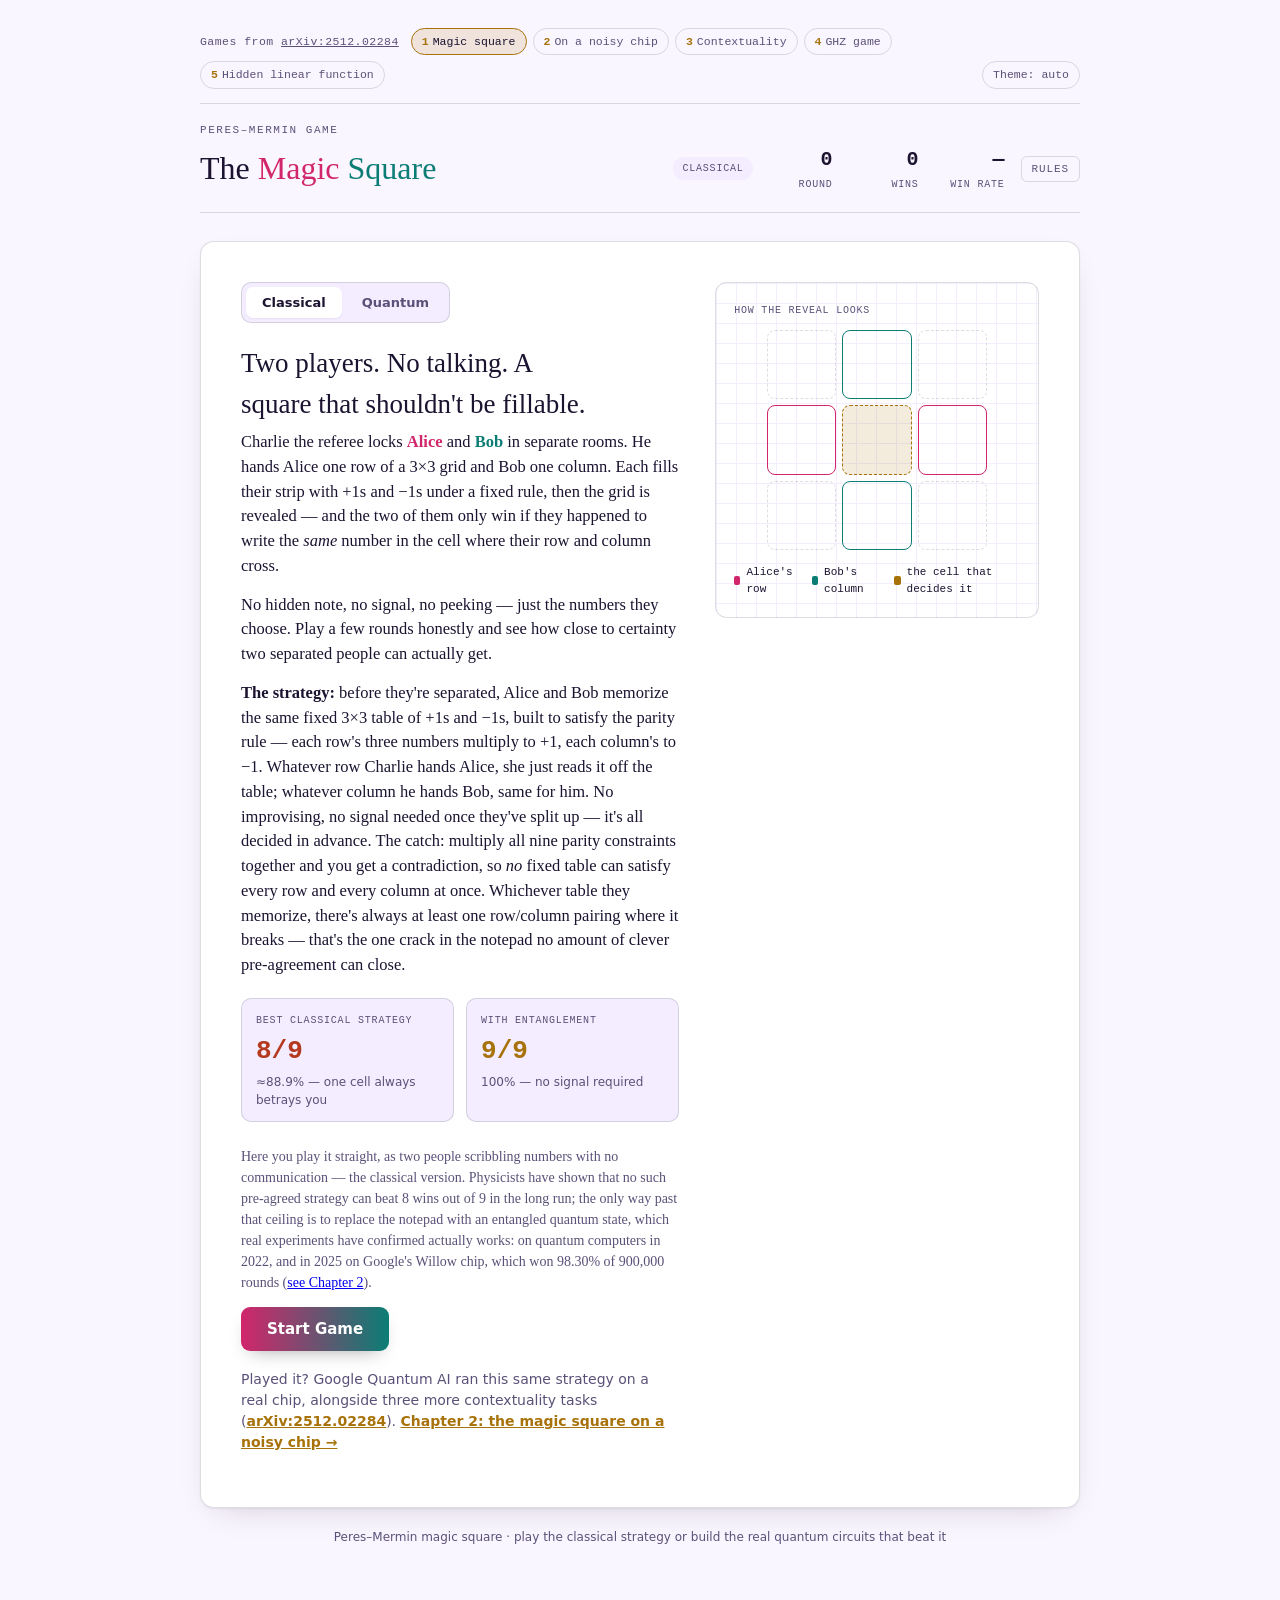
<file: quantum-games/magic-square/index.html>
<!doctype html>
<html lang="en">
<meta charset="utf-8">
<meta name="viewport" content="width=device-width, initial-scale=1">
<title>The Magic Square — a Peres–Mermin pseudo-telepathy game</title>
<style>
  :root {
    --bg: #faf6ff;
    --bg-panel: #ffffff;
    --bg-panel-2: #f3edff;
    --ink: #1b1330;
    --ink-dim: #5b5178;
    --line: rgba(27, 19, 48, 0.14);
    --alice: #d1266b;
    --alice-soft: rgba(209, 38, 107, 0.12);
    --bob: #0b7d75;
    --bob-soft: rgba(11, 125, 117, 0.12);
    --quantum: #a8720a;
    --quantum-soft: rgba(168, 114, 10, 0.14);
    --mismatch: #b5391f;
    --mismatch-soft: rgba(181, 57, 31, 0.12);
    --shadow: 0 1px 2px rgba(27, 19, 48, 0.06), 0 12px 32px -16px rgba(27, 19, 48, 0.22);

    --font-display: ui-serif, Georgia, "Iowan Old Style", "Palatino Linotype", "Times New Roman", serif;
    --font-body: "Avenir Next", "Century Gothic", Futura, ui-sans-serif, system-ui, sans-serif;
    --font-mono: "JetBrains Mono", "IBM Plex Mono", ui-monospace, "SF Mono", Menlo, Consolas, monospace;
  }

  @media (prefers-color-scheme: dark) {
    :root {
      --bg: #140c2c;
      --bg-panel: #1d1442;
      --bg-panel-2: #251a52;
      --ink: #f4eeff;
      --ink-dim: #b3a6d9;
      --line: rgba(244, 238, 255, 0.14);
      --alice: #ff6f9c;
      --alice-soft: rgba(255, 111, 156, 0.16);
      --bob: #4bd6c8;
      --bob-soft: rgba(75, 214, 200, 0.14);
      --quantum: #ffd23f;
      --quantum-soft: rgba(255, 210, 63, 0.16);
      --mismatch: #ff7a56;
      --mismatch-soft: rgba(255, 122, 86, 0.14);
      --shadow: 0 1px 2px rgba(0, 0, 0, 0.3), 0 20px 48px -20px rgba(0, 0, 0, 0.6);
    }
  }
  :root[data-theme="dark"] {
    --bg: #140c2c;
    --bg-panel: #1d1442;
    --bg-panel-2: #251a52;
    --ink: #f4eeff;
    --ink-dim: #b3a6d9;
    --line: rgba(244, 238, 255, 0.14);
    --alice: #ff6f9c;
    --alice-soft: rgba(255, 111, 156, 0.16);
    --bob: #4bd6c8;
    --bob-soft: rgba(75, 214, 200, 0.14);
    --quantum: #ffd23f;
    --quantum-soft: rgba(255, 210, 63, 0.16);
    --mismatch: #ff7a56;
    --mismatch-soft: rgba(255, 122, 86, 0.14);
    --shadow: 0 1px 2px rgba(0, 0, 0, 0.3), 0 20px 48px -20px rgba(0, 0, 0, 0.6);
  }
  :root[data-theme="light"] {
    --bg: #faf6ff;
    --bg-panel: #ffffff;
    --bg-panel-2: #f3edff;
    --ink: #1b1330;
    --ink-dim: #5b5178;
    --line: rgba(27, 19, 48, 0.14);
    --alice: #d1266b;
    --alice-soft: rgba(209, 38, 107, 0.12);
    --bob: #0b7d75;
    --bob-soft: rgba(11, 125, 117, 0.12);
    --quantum: #a8720a;
    --quantum-soft: rgba(168, 114, 10, 0.14);
    --mismatch: #b5391f;
    --mismatch-soft: rgba(181, 57, 31, 0.12);
    --shadow: 0 1px 2px rgba(27, 19, 48, 0.06), 0 12px 32px -16px rgba(27, 19, 48, 0.22);
  }

  * { box-sizing: border-box; }
  html, body { max-width: 100%; overflow-x: hidden; }

  body {
    margin: 0;
    background: var(--bg);
    color: var(--ink);
    font-family: var(--font-body);
    line-height: 1.5;
    -webkit-font-smoothing: antialiased;
  }

  .wrap {
    max-width: 920px;
    margin: 0 auto;
    padding: 28px 20px 64px;
  }

  header.top {
    display: flex;
    justify-content: space-between;
    align-items: flex-end;
    gap: 16px;
    flex-wrap: wrap;
    padding-bottom: 20px;
    border-bottom: 1px solid var(--line);
    margin-bottom: 28px;
  }

  .brand .eyebrow {
    font-family: var(--font-mono);
    font-size: 11px;
    letter-spacing: 0.14em;
    text-transform: uppercase;
    color: var(--ink-dim);
    display: block;
    margin-bottom: 6px;
  }
  .brand h1 {
    font-family: var(--font-display);
    font-weight: 500;
    font-size: clamp(24px, 4vw, 32px);
    margin: 0;
    text-wrap: balance;
  }
  .brand h1 em {
    font-style: normal;
    color: var(--alice);
  }
  .brand h1 .b { color: var(--bob); font-style: normal; }

  .scoreboard {
    display: flex;
    gap: 22px;
    font-family: var(--font-mono);
    font-variant-numeric: tabular-nums;
    text-align: right;
  }
  .scoreboard .stat { min-width: 64px; }
  .scoreboard .stat .n {
    display: block;
    font-size: 20px;
    font-weight: 700;
  }
  .scoreboard .stat .l {
    display: block;
    font-size: 10px;
    letter-spacing: 0.08em;
    text-transform: uppercase;
    color: var(--ink-dim);
    margin-top: 2px;
  }
  .rules-link {
    font-family: var(--font-mono);
    font-size: 11px;
    letter-spacing: 0.08em;
    text-transform: uppercase;
    color: var(--ink-dim);
    background: none;
    border: 1px solid var(--line);
    border-radius: 6px;
    padding: 6px 10px;
    cursor: pointer;
  }
  .rules-link:hover { border-color: var(--ink-dim); color: var(--ink); }

  .stage {
    background: var(--bg-panel);
    border: 1px solid var(--line);
    border-radius: 14px;
    box-shadow: var(--shadow);
    padding: clamp(20px, 4vw, 40px);
    position: relative;
    overflow: hidden;
  }

  .scene { display: none; }
  .scene.active {
    display: block;
    animation: rise 0.35s ease both;
  }
  @keyframes rise {
    from { opacity: 0; transform: translateY(6px); }
    to { opacity: 1; transform: translateY(0); }
  }

  h2.scene-title {
    font-family: var(--font-display);
    font-size: clamp(21px, 3.2vw, 27px);
    font-weight: 500;
    margin: 0 0 6px;
    text-wrap: balance;
  }
  p.lede {
    color: var(--ink-dim);
    font-size: 15px;
    max-width: 62ch;
    margin: 0 0 22px;
  }

  /* ---- start scene ---- */
  .start-grid {
    display: grid;
    grid-template-columns: 1.15fr 0.85fr;
    gap: 36px;
    align-items: start;
  }
  @media (max-width: 640px) {
    .start-grid { grid-template-columns: 1fr; }
  }
  .start-grid p {
    font-family: var(--font-display);
    font-size: 16.5px;
    margin: 0 0 14px;
  }
  .start-grid strong.role-a { color: var(--alice); font-weight: 600; }
  .start-grid strong.role-b { color: var(--bob); font-weight: 600; }

  .stat-pair {
    display: grid;
    grid-template-columns: 1fr 1fr;
    gap: 12px;
    margin: 20px 0 24px;
  }
  .stat-tile {
    border: 1px solid var(--line);
    border-radius: 10px;
    padding: 14px 14px 12px;
    background: var(--bg-panel-2);
  }
  .stat-tile .cap {
    font-family: var(--font-mono);
    font-size: 10px;
    letter-spacing: 0.08em;
    text-transform: uppercase;
    color: var(--ink-dim);
  }
  .stat-tile .num {
    font-family: var(--font-mono);
    font-size: 26px;
    font-weight: 700;
    margin-top: 4px;
    font-variant-numeric: tabular-nums;
  }
  .stat-tile.classical .num { color: var(--mismatch); }
  .stat-tile.quantum .num { color: var(--quantum); }
  .stat-tile .sub { font-size: 12px; color: var(--ink-dim); margin-top: 2px; }

  .preview-panel {
    border: 1px solid var(--line);
    border-radius: 12px;
    padding: 20px 18px;
    background:
      linear-gradient(var(--bg-panel-2) 1px, transparent 1px) 0 0 / 100% 20px,
      linear-gradient(90deg, var(--bg-panel-2) 1px, transparent 1px) 0 0 / 20px 100%,
      var(--bg-panel);
  }
  .preview-panel .cap {
    font-family: var(--font-mono);
    font-size: 10px;
    letter-spacing: 0.08em;
    text-transform: uppercase;
    color: var(--ink-dim);
    margin-bottom: 12px;
  }
  .msquare {
    display: grid;
    grid-template-columns: repeat(3, 1fr);
    gap: 6px;
    max-width: 220px;
    margin: 0 auto;
  }
  .msquare .cell {
    aspect-ratio: 1;
    border-radius: 8px;
    border: 1.5px dashed var(--line);
    display: flex;
    align-items: center;
    justify-content: center;
    font-family: var(--font-mono);
    color: var(--ink-dim);
  }
  .msquare.preview .cell.r { border-color: var(--alice); border-style: solid; }
  .msquare.preview .cell.c { border-color: var(--bob); border-style: solid; }
  .msquare.preview .cell.rc {
    border-color: var(--quantum);
    background: var(--quantum-soft);
    color: var(--quantum);
    font-weight: 700;
  }
  .preview-legend {
    display: flex;
    gap: 14px;
    justify-content: center;
    margin-top: 14px;
    font-family: var(--font-mono);
    font-size: 11px;
  }
  .preview-legend span { display: flex; align-items: center; gap: 6px; }
  .swatch { width: 9px; height: 9px; border-radius: 2px; display: inline-block; }

  button.primary {
    font-family: var(--font-body);
    font-weight: 600;
    font-size: 15px;
    color: #fff;
    background: linear-gradient(90deg, var(--alice), var(--bob));
    border: none;
    border-radius: 9px;
    padding: 13px 26px;
    cursor: pointer;
    box-shadow: 0 8px 20px -10px rgba(0,0,0,0.4);
  }
  button.primary:hover { filter: brightness(1.06); }
  button.primary:active { transform: translateY(1px); }
  button.primary:disabled {
    background: var(--line);
    color: var(--ink-dim);
    cursor: not-allowed;
    box-shadow: none;
    filter: none;
  }
  button:focus-visible, .cellbtn:focus-visible, .rules-link:focus-visible,
  .palette-tile:focus-visible, .qc-slot:focus-visible,
  .qc-box:focus-visible, .qc-dot:focus-visible, .qc-target:focus-visible {
    outline: 2px solid var(--quantum);
    outline-offset: 2px;
  }

  /* ---- handoff scene ---- */
  .handoff {
    text-align: center;
    padding: 34px 10px 10px;
  }
  .handoff .role-tag {
    display: inline-block;
    font-family: var(--font-mono);
    font-size: 11px;
    letter-spacing: 0.1em;
    text-transform: uppercase;
    padding: 5px 12px;
    border-radius: 999px;
    margin-bottom: 16px;
  }
  .handoff.for-alice .role-tag { background: var(--alice-soft); color: var(--alice); }
  .handoff.for-bob .role-tag { background: var(--bob-soft); color: var(--bob); }
  .handoff h2 { font-size: clamp(22px, 4vw, 30px); }
  .handoff p.lede { margin-left: auto; margin-right: auto; }

  /* ---- turn scenes ---- */
  .turn-head {
    display: flex;
    align-items: baseline;
    gap: 10px;
    flex-wrap: wrap;
  }
  .role-tag {
    font-family: var(--font-mono);
    font-size: 11px;
    letter-spacing: 0.1em;
    text-transform: uppercase;
    padding: 5px 12px;
    border-radius: 999px;
  }
  .scene[data-role="alice"] .role-tag { background: var(--alice-soft); color: var(--alice); }
  .scene[data-role="bob"] .role-tag { background: var(--bob-soft); color: var(--bob); }
  .scene[data-role="charlie"] .role-tag { background: var(--quantum-soft); color: var(--quantum); }

  .rule-card {
    border: 1px solid var(--line);
    border-radius: 10px;
    padding: 14px 16px;
    background: var(--bg-panel-2);
    font-size: 14px;
    color: var(--ink-dim);
    margin: 16px 0 26px;
  }
  .rule-card b { color: var(--ink); }

  .cell-row {
    display: flex;
    gap: 14px;
    justify-content: center;
    margin: 8px 0 20px;
  }
  .cellbtn {
    width: 84px;
    height: 84px;
    border-radius: 12px;
    border: 2px solid var(--line);
    background: var(--bg-panel);
    font-family: var(--font-mono);
    font-size: 26px;
    font-weight: 700;
    cursor: pointer;
    display: flex;
    flex-direction: column;
    align-items: center;
    justify-content: center;
    gap: 4px;
    transition: transform 0.12s ease, border-color 0.12s ease;
  }
  .cellbtn:active { transform: scale(0.96); }
  .cellbtn .idx {
    font-size: 10px;
    color: var(--ink-dim);
    letter-spacing: 0.06em;
  }
  .scene[data-role="alice"] .cellbtn.plus { color: var(--alice); border-color: var(--alice); }
  .scene[data-role="alice"] .cellbtn.minus { color: var(--alice); border-color: var(--alice); background: var(--alice-soft); }
  .scene[data-role="bob"] .cellbtn.plus { color: var(--bob); border-color: var(--bob); }
  .scene[data-role="bob"] .cellbtn.minus { color: var(--bob); border-color: var(--bob); background: var(--bob-soft); }

  .parity-readout {
    text-align: center;
    font-family: var(--font-mono);
    font-size: 13px;
    color: var(--ink-dim);
    margin-bottom: 22px;
    min-height: 18px;
  }
  .parity-readout.ok { color: var(--bob); }
  .parity-readout.bad { color: var(--mismatch); }
  .scene[data-role="alice"] .parity-readout.ok { color: var(--alice); }

  .turn-actions { display: flex; justify-content: center; }

  /* ---- results scene ---- */
  .results-grid-wrap { display: flex; justify-content: center; margin: 6px 0 22px; }
  .msquare.result { max-width: 300px; gap: 8px; }
  .msquare.result .cell {
    border-radius: 10px;
    border: 1.5px solid var(--line);
    font-size: 22px;
    font-weight: 700;
    position: relative;
    background: var(--bg-panel);
  }
  .msquare.result .cell .tag {
    position: absolute;
    top: 4px;
    left: 6px;
    font-family: var(--font-mono);
    font-size: 8px;
    letter-spacing: 0.06em;
    color: var(--ink-dim);
  }
  .msquare.result .cell.a { border-color: var(--alice); color: var(--alice); background: var(--alice-soft); }
  .msquare.result .cell.b { border-color: var(--bob); color: var(--bob); background: var(--bob-soft); }
  .msquare.result .cell.dim { color: var(--line); border-style: dashed; }
  .msquare.result .cell.win {
    border-color: var(--quantum);
    background: var(--quantum-soft);
    color: var(--quantum);
    animation: pulse 1.1s ease-in-out infinite;
  }
  .msquare.result .cell.lose {
    border-color: var(--mismatch);
    background: var(--mismatch-soft);
    color: var(--mismatch);
    font-size: 15px;
    gap: 2px;
    flex-direction: column;
  }
  .msquare.result .cell.lose .split { display: flex; align-items: center; gap: 4px; }
  .msquare.result .cell.lose .a-v { color: var(--alice); }
  .msquare.result .cell.lose .b-v { color: var(--bob); }
  @keyframes pulse {
    0%, 100% { box-shadow: 0 0 0 0 var(--quantum-soft); }
    50% { box-shadow: 0 0 0 8px transparent; }
  }

  .verdict {
    text-align: center;
    margin-bottom: 22px;
  }
  .verdict .badge {
    display: inline-block;
    font-family: var(--font-mono);
    font-weight: 700;
    font-size: 13px;
    letter-spacing: 0.08em;
    text-transform: uppercase;
    padding: 7px 16px;
    border-radius: 999px;
  }
  .verdict.win .badge { background: var(--quantum-soft); color: var(--quantum); }
  .verdict.lose .badge { background: var(--mismatch-soft); color: var(--mismatch); }
  .verdict p { color: var(--ink-dim); font-size: 14px; margin: 10px auto 0; max-width: 52ch; }

  .result-actions {
    display: flex;
    gap: 12px;
    justify-content: center;
    flex-wrap: wrap;
  }
  button.secondary {
    font-family: var(--font-body);
    font-weight: 600;
    font-size: 14px;
    color: var(--ink);
    background: transparent;
    border: 1px solid var(--line);
    border-radius: 9px;
    padding: 12px 22px;
    cursor: pointer;
  }
  button.secondary:hover { border-color: var(--ink-dim); }

  footer.note {
    text-align: center;
    font-size: 12px;
    color: var(--ink-dim);
    margin-top: 20px;
  }

  /* ---- mode tabs ---- */
  .mode-tabs {
    display: inline-flex;
    gap: 4px;
    padding: 4px;
    border: 1px solid var(--line);
    border-radius: 10px;
    background: var(--bg-panel-2);
    margin-bottom: 20px;
  }
  .mode-tab {
    font-family: var(--font-body);
    font-weight: 600;
    font-size: 13px;
    color: var(--ink-dim);
    background: none;
    border: none;
    border-radius: 7px;
    padding: 8px 16px;
    cursor: pointer;
  }
  .mode-tab.active { background: var(--bg-panel); color: var(--ink); box-shadow: var(--shadow); }
  .mode-tab[data-mode="quantum"].active { color: var(--quantum); }

  .device-pick { margin: 4px 0 18px; }
  .device-pick .cap { display: block; font-family: var(--font-mono); font-size: 10px; letter-spacing: 0.08em; text-transform: uppercase; color: var(--ink-dim); margin-bottom: 6px; }
  .device-tabs { display: inline-flex; flex-wrap: wrap; gap: 4px; padding: 4px; border: 1px solid var(--line); border-radius: 10px; background: var(--bg-panel-2); }
  .device-tab { font-family: var(--font-body); font-weight: 600; font-size: 13px; color: var(--ink-dim); background: none; border: none; border-radius: 7px; padding: 8px 14px; cursor: pointer; }
  .device-tab[aria-pressed="true"] { background: var(--bg-panel); color: var(--quantum); box-shadow: var(--shadow); }
  p.device-note { font-size: 13.5px !important; color: var(--ink-dim); margin: 8px 0 0 !important; font-family: var(--font-body) !important; }
  .noise-report { max-width: 56ch; margin: 14px auto 20px; font-size: 13px; color: var(--ink-dim); text-align: left; border: 1px dashed var(--line); border-radius: 8px; padding: 8px 12px; }
  .noise-report b { color: var(--ink); }
  .noise-report .hit { color: var(--mismatch); font-family: var(--font-mono); }

  .mode-pill {
    font-family: var(--font-mono);
    font-size: 10px;
    letter-spacing: 0.08em;
    text-transform: uppercase;
    padding: 4px 9px;
    border-radius: 999px;
    background: var(--bg-panel-2);
    color: var(--ink-dim);
    white-space: nowrap;
  }
  .mode-pill.quantum { background: var(--quantum-soft); color: var(--quantum); }

  .quantum-ribbon {
    display: inline-flex;
    align-items: center;
    gap: 6px;
    font-family: var(--font-mono);
    font-size: 11px;
    letter-spacing: 0.08em;
    text-transform: uppercase;
    color: var(--quantum);
    background: var(--quantum-soft);
    border-radius: 999px;
    padding: 5px 12px;
    margin: 0 auto 14px;
    width: max-content;
  }

  .measure-readout {
    display: flex;
    gap: 10px;
    justify-content: center;
    flex-wrap: wrap;
    margin: 18px 0;
    min-height: 40px;
  }
  .measure-chip {
    font-family: var(--font-mono);
    font-size: 13px;
    border: 1px solid var(--line);
    border-radius: 8px;
    padding: 8px 12px;
    background: var(--bg-panel-2);
    text-align: center;
  }
  .measure-chip .k { display: block; font-size: 10px; color: var(--ink-dim); text-transform: uppercase; letter-spacing: 0.06em; }
  .measure-chip .v { display: block; font-weight: 700; margin-top: 2px; font-variant-numeric: tabular-nums; }
  .scene[data-role="alice"] .measure-chip.result .v { color: var(--alice); }
  .scene[data-role="bob"] .measure-chip.result .v { color: var(--bob); }

  /* ---- circuit canvas (pixel-positioned, used for static + editor diagrams) ---- */
  .circuit-block { margin: 18px 0 22px; }
  .circuit-block .circuit-caption {
    font-size: 13px;
    color: var(--ink-dim);
    margin-top: 10px;
    max-width: 56ch;
    margin-left: auto;
    margin-right: auto;
    text-align: center;
  }
  .qc-canvas {
    position: relative;
    margin: 0 auto;
    max-width: 100%;
    overflow-x: auto;
    overflow-y: visible;
  }
  .qc-wire-label {
    position: absolute;
    display: flex;
    align-items: center;
    font-family: var(--font-mono);
    font-size: 12px;
    color: var(--ink-dim);
    white-space: nowrap;
  }
  .qc-wire-line {
    position: absolute;
    height: 2px;
    background: var(--line);
    z-index: 0;
  }
  .qc-connector {
    position: absolute;
    width: 2px;
    background: var(--ink-dim);
    z-index: 1;
  }
  .qc-connector.qc-alice { background: var(--alice); }
  .qc-connector.qc-bob { background: var(--bob); }
  .qc-connector.qc-charlie { background: var(--quantum); }
  .qc-connector.qc-ghost { background: var(--ink-dim); opacity: 0.35; }

  .qc-box, .qc-dot, .qc-target, .qc-swapx {
    position: absolute;
    z-index: 3;
    transform: translate(-50%, -50%);
  }
  .qc-swapx {
    width: 20px; height: 20px;
    display: flex; align-items: center; justify-content: center;
    font-weight: 700; font-size: 16px; color: var(--ink);
  }
  .qc-swapx.qc-alice { color: var(--alice); }
  .qc-swapx.qc-bob { color: var(--bob); }
  .qc-swapx.qc-charlie { color: var(--quantum); }
  .qc-swapx.qc-incomplete { color: var(--mismatch); animation: warn-pulse 1s ease-in-out infinite; }
  .qc-swapx.qc-ghost { opacity: 0.32; }
  .qc-box {
    width: 38px; height: 38px;
    border-radius: 7px;
    border: 2px solid var(--ink);
    background: var(--bg-panel);
    display: flex; align-items: center; justify-content: center;
    font-family: var(--font-mono); font-weight: 700; font-size: 11px;
    padding: 0 1px;
    white-space: nowrap;
  }
  .qc-dot {
    width: 14px; height: 14px;
    border-radius: 50%;
    background: var(--ink);
  }
  .qc-target {
    width: 28px; height: 28px;
    border-radius: 50%;
    border: 2px solid var(--ink);
    background: var(--bg-panel);
  }
  .qc-target::before, .qc-target::after {
    content: ""; position: absolute; top: 50%; left: 50%; background: var(--ink);
  }
  .qc-target::before { width: 13px; height: 2px; transform: translate(-50%, -50%); }
  .qc-target::after { width: 2px; height: 13px; transform: translate(-50%, -50%); }

  .qc-box.qc-alice, .qc-target.qc-alice { border-color: var(--alice); color: var(--alice); }
  .qc-dot.qc-alice { background: var(--alice); }
  .qc-target.qc-alice::before, .qc-target.qc-alice::after { background: var(--alice); }
  .qc-box.qc-bob, .qc-target.qc-bob { border-color: var(--bob); color: var(--bob); }
  .qc-dot.qc-bob { background: var(--bob); }
  .qc-target.qc-bob::before, .qc-target.qc-bob::after { background: var(--bob); }
  .qc-box.qc-charlie, .qc-target.qc-charlie { border-color: var(--quantum); color: var(--quantum); }
  .qc-dot.qc-charlie { background: var(--quantum); }
  .qc-target.qc-charlie::before, .qc-target.qc-charlie::after { background: var(--quantum); }

  .qc-box.qc-incomplete, .qc-target.qc-incomplete {
    border-color: var(--mismatch); color: var(--mismatch);
    animation: warn-pulse 1s ease-in-out infinite;
  }
  .qc-dot.qc-incomplete { background: var(--mismatch); animation: warn-pulse 1s ease-in-out infinite; }
  .qc-target.qc-incomplete::before, .qc-target.qc-incomplete::after { background: var(--mismatch); }
  @keyframes warn-pulse { 0%, 100% { opacity: 1; } 50% { opacity: 0.4; } }

  .qc-ghost { opacity: 0.32; pointer-events: none; }
  .qc-box.qc-ghost { background: transparent; border-style: dashed; }
  .qc-target.qc-ghost { background: transparent; border-style: dashed; }

  .qc-slot {
    position: absolute;
    z-index: 2;
    border-radius: 8px;
    cursor: pointer;
  }
  .qc-slot:hover { background: var(--bg-panel-2); }

  /* ---- gate palette ---- */
  .gate-palette {
    display: flex;
    gap: 6px;
    flex-wrap: wrap;
    justify-content: center;
    margin: 16px 0;
    padding: 12px;
    border: 1px solid var(--line);
    border-radius: 10px;
    background: var(--bg-panel-2);
  }
  .palette-tile {
    display: flex;
    flex-direction: column;
    align-items: center;
    gap: 4px;
    padding: 8px 9px;
    border-radius: 8px;
    cursor: grab;
    -webkit-user-select: none;
    user-select: none;
    touch-action: none;
  }
  .palette-tile:hover { background: var(--bg-panel); }
  .palette-tile.armed { background: var(--bg-panel); box-shadow: 0 0 0 2px var(--quantum); }
  .palette-glyph { position: relative; width: 38px; height: 38px; display: flex; align-items: center; justify-content: center; }
  .palette-glyph .qc-box, .palette-glyph .qc-dot, .palette-glyph .qc-target, .palette-glyph .qc-swapx { position: static; transform: none; }
  .palette-label {
    font-family: var(--font-mono); font-size: 9px; letter-spacing: 0.05em;
    color: var(--ink-dim); text-transform: uppercase;
  }

  .param-panel:empty { display: none; }
  .param-panel {
    display: flex; flex-direction: column; gap: 8px;
    margin: -6px 0 16px; padding: 10px 14px;
    border: 1px solid var(--line); border-radius: 10px;
    background: var(--bg-panel-2);
  }
  .param-row { display: flex; align-items: center; gap: 10px; flex-wrap: wrap; }
  .param-label {
    font-family: var(--font-mono); font-size: 11px; letter-spacing: 0.04em;
    color: var(--ink-dim); text-transform: uppercase; min-width: 64px;
  }
  .param-axis { display: flex; gap: 4px; }
  .param-axis-btn {
    font-family: var(--font-mono); font-size: 11px; font-weight: 700;
    width: 24px; height: 24px; border-radius: 5px;
    border: 1px solid var(--line); background: var(--bg-panel); color: var(--ink-dim);
    cursor: pointer;
  }
  .param-axis-btn.active { border-color: var(--quantum); color: var(--quantum); }
  .param-slider { flex: 1; min-width: 100px; }
  .param-readout {
    font-family: var(--font-mono); font-size: 12px; color: var(--ink); min-width: 44px; text-align: right;
  }

  .editor-actions { display: flex; gap: 10px; justify-content: center; margin-bottom: 12px; }
  .ghost-btn {
    font-family: var(--font-mono);
    font-size: 12px;
    letter-spacing: 0.04em;
    color: var(--ink-dim);
    background: none;
    border: 1px solid var(--line);
    border-radius: 7px;
    padding: 7px 14px;
    cursor: pointer;
  }
  .ghost-btn:hover { border-color: var(--ink-dim); color: var(--ink); }
  .ghost-btn.active { border-color: var(--quantum); color: var(--quantum); }

  .circuit-status {
    text-align: center;
    font-family: var(--font-mono);
    font-size: 13px;
    padding: 8px;
    margin-bottom: 14px;
    border-radius: 8px;
  }
  .circuit-status.ok { color: var(--bob); background: var(--bob-soft); }
  .scene[data-role="alice"] .circuit-status.ok { color: var(--alice); background: var(--alice-soft); }
  .scene[data-role="charlie"] .circuit-status.ok { color: var(--quantum); background: var(--quantum-soft); }
  .circuit-status.bad { color: var(--ink-dim); background: var(--bg-panel-2); }
  .circuit-status.warn { color: var(--mismatch); background: var(--mismatch-soft); }

  .basis-note {
    font-size: 12px;
    color: var(--ink-dim);
    text-align: center;
    margin: 0 0 16px;
  }

  .live-preview { max-width: 440px; margin: 0 auto 20px; }
  .live-preview .cap {
    font-family: var(--font-mono);
    font-size: 10px;
    letter-spacing: 0.08em;
    text-transform: uppercase;
    color: var(--ink-dim);
    text-align: center;
    margin-bottom: 8px;
  }
  .prob-row {
    display: flex;
    align-items: center;
    gap: 10px;
    font-family: var(--font-mono);
    font-size: 12px;
    padding: 4px 0;
  }
  .prob-bits { width: 26px; color: var(--ink-dim); }
  .prob-bar {
    flex: 1;
    height: 10px;
    border-radius: 5px;
    background: var(--bg-panel-2);
    overflow: hidden;
  }
  .prob-fill {
    height: 100%;
    background: var(--quantum);
    transition: width 0.2s ease;
  }
  .scene[data-role="alice"] .prob-fill { background: var(--alice); }
  .scene[data-role="bob"] .prob-fill { background: var(--bob); }
  .prob-pct { min-width: 130px; color: var(--ink-dim); font-variant-numeric: tabular-nums; }
  .prob-pct b { color: var(--quantum); }
  .scene[data-role="alice"] .prob-pct b { color: var(--alice); }
  .scene[data-role="bob"] .prob-pct b { color: var(--bob); }

  .drag-ghost { opacity: 0.85; }

  .live-preview .ghost-btn { display: block; margin: 0 auto 12px; }

  /* ---- Charlie's qubit routing ---- */
  .routing-wrap { max-width: 480px; margin: 0 auto; }
  .qubit-pool {
    display: flex; gap: 10px; justify-content: center; flex-wrap: wrap;
    margin: 4px 0 20px; min-height: 58px;
  }
  .qubit-token {
    width: 52px; height: 52px; border-radius: 10px;
    border: 2px solid var(--quantum); color: var(--quantum);
    background: var(--bg-panel);
    display: flex; align-items: center; justify-content: center;
    font-family: var(--font-mono); font-weight: 700; font-size: 13px;
    cursor: grab; touch-action: none; -webkit-user-select: none; user-select: none;
  }
  .qubit-token.armed { box-shadow: 0 0 0 2px var(--quantum); }
  .qubit-token.ghost { opacity: 0.35; border-style: dashed; pointer-events: none; }
  .routing-zones { display: flex; gap: 18px; justify-content: center; flex-wrap: wrap; margin-bottom: 16px; }
  .routing-zone {
    border: 1.5px dashed var(--line); border-radius: 12px; padding: 12px;
    display: flex; flex-direction: column; align-items: center; gap: 10px;
    min-width: 150px;
  }
  .routing-zone .zone-label {
    font-family: var(--font-mono); font-size: 11px; letter-spacing: 0.08em; text-transform: uppercase;
  }
  .routing-zone.alice-zone .zone-label { color: var(--alice); }
  .routing-zone.bob-zone .zone-label { color: var(--bob); }
  .routing-zone.alice-zone { border-color: var(--alice-soft); }
  .routing-zone.bob-zone { border-color: var(--bob-soft); }
  .zone-slots { display: flex; gap: 10px; }
  .zone-slot {
    width: 60px; height: 68px; border-radius: 10px; border: 1.5px dashed var(--line);
    display: flex; flex-direction: column; align-items: center; justify-content: center; gap: 4px;
    cursor: pointer;
  }
  .zone-slot .slot-tag {
    font-family: var(--font-mono); font-size: 9px; color: var(--ink-dim); text-transform: uppercase;
  }

  /* chapter nav (shared with the paper chapters; see paper-ui.js) */
  .chapters { display: flex; align-items: center; gap: 6px; flex-wrap: wrap; padding: 0 0 14px; margin: 0 0 18px; border-bottom: 1px solid var(--line); font-family: var(--font-mono); font-size: 11.5px; }
  .chapters .paper-tag { color: var(--ink-dim); margin-right: 6px; letter-spacing: 0.04em; }
  .chapters .paper-tag a { color: inherit; }
  .chapters a.ch { color: var(--ink-dim); text-decoration: none; border: 1px solid var(--line); border-radius: 999px; padding: 4px 10px; white-space: nowrap; }
  .chapters a.ch:hover { color: var(--ink); border-color: var(--ink-dim); }
  .chapters a.ch[aria-current="page"] { color: var(--ink); background: var(--quantum-soft); border-color: var(--quantum); }
  .chapters a.ch b { color: var(--quantum); font-weight: 700; margin-right: 4px; }
  .chapters .spacer { flex: 1; }
  .theme-btn { font: inherit; color: var(--ink-dim); background: none; border: 1px solid var(--line); border-radius: 999px; padding: 4px 10px; cursor: pointer; }
  .theme-btn:hover { color: var(--ink); }
  .start-grid p.next-chapter { margin-top: 18px; font-size: 14px; font-family: var(--font-body); color: var(--ink-dim); }
  .next-chapter a { color: var(--quantum); font-weight: 600; }

  @media (prefers-reduced-motion: reduce) {
    * { animation: none !important; transition: none !important; }
  }
</style>

<div class="wrap">
  <header class="top">
    <div class="brand">
      <span class="eyebrow">Peres–Mermin game</span>
      <h1>The <em>Magic</em> <span class="b">Square</span></h1>
    </div>
    <div style="display:flex; align-items:center; gap:16px;">
      <span class="mode-pill" id="mode-pill">Classical</span>
      <div class="scoreboard">
        <div class="stat"><span class="n" id="sb-round">0</span><span class="l">Round</span></div>
        <div class="stat"><span class="n" id="sb-wins">0</span><span class="l">Wins</span></div>
        <div class="stat"><span class="n" id="sb-rate">—</span><span class="l">Win rate</span></div>
      </div>
      <button class="rules-link" id="rules-btn" type="button">Rules</button>
    </div>
  </header>

  <div class="stage">

    <!-- START -->
    <section class="scene active" id="scene-start">
      <div class="start-grid">
        <div>
          <div class="mode-tabs" id="mode-tabs">
            <button class="mode-tab active" data-mode="classical" type="button">Classical</button>
            <button class="mode-tab" data-mode="quantum" type="button">Quantum</button>
          </div>

          <div id="mode-panel-classical">
            <h2 class="scene-title">Two players. No talking. A square that shouldn't be fillable.</h2>
            <p>Charlie the referee locks <strong class="role-a">Alice</strong> and <strong class="role-b">Bob</strong> in separate rooms. He hands Alice one row of a 3×3 grid and Bob one column. Each fills their strip with +1s and −1s under a fixed rule, then the grid is revealed — and the two of them only win if they happened to write the <em>same</em> number in the cell where their row and column cross.</p>
            <p>No hidden note, no signal, no peeking — just the numbers they choose. Play a few rounds honestly and see how close to certainty two separated people can actually get.</p>

            <p><b>The strategy:</b> before they're separated, Alice and Bob memorize the same fixed 3×3 table of +1s and −1s, built to satisfy the parity rule — each row's three numbers multiply to +1, each column's to −1. Whatever row Charlie hands Alice, she just reads it off the table; whatever column he hands Bob, same for him. No improvising, no signal needed once they've split up — it's all decided in advance. The catch: multiply all nine parity constraints together and you get a contradiction, so <em>no</em> fixed table can satisfy every row and every column at once. Whichever table they memorize, there's always at least one row/column pairing where it breaks — that's the one crack in the notepad no amount of clever pre-agreement can close.</p>

            <div class="stat-pair">
              <div class="stat-tile classical">
                <div class="cap">Best classical strategy</div>
                <div class="num">8/9</div>
                <div class="sub">≈88.9% — one cell always betrays you</div>
              </div>
              <div class="stat-tile quantum">
                <div class="cap">With entanglement</div>
                <div class="num">9/9</div>
                <div class="sub">100% — no signal required</div>
              </div>
            </div>

            <p style="font-size:14px; color:var(--ink-dim);">Here you play it straight, as two people scribbling numbers with no communication — the classical version. Physicists have shown that no such pre-agreed strategy can beat 8 wins out of 9 in the long run; the only way past that ceiling is to replace the notepad with an entangled quantum state, which real experiments have confirmed actually works: on quantum computers in 2022, and in 2025 on Google's Willow chip, which won 98.30% of 900,000 rounds (<a href="lab.html">see Chapter 2</a>).</p>
          </div>

          <div id="mode-panel-quantum" style="display:none;">
            <h2 class="scene-title">Same rules. Two entangled qubits instead of a notepad.</h2>
            <p>Charlie now also hands <strong class="role-a">Alice</strong> and <strong class="role-b">Bob</strong> one qubit each from two entangled pairs he just prepared. Instead of freely picking numbers, each of them <em>builds</em> a short quantum circuit — dragging gates onto their own two qubits — chosen to match their assigned row or column, then reads off what the measurement says.</p>
            <p>They still can't talk, and Charlie still assigns rows and columns at random. Build the wrong circuit and the numbers are meaningless; build the right one and, on perfect qubits, the win is guaranteed.</p>

            <p><b>The strategy:</b> before they're separated, Alice and Bob agree on nine short circuits each — one per possible row, one per possible column — each one measuring a different pair of quantum observables instead of reading numbers off a table. Whatever row Charlie hands Alice, she builds that row's circuit on her half of the entanglement; whatever column he hands Bob, same for him with his half. Neither knows the other's assignment, and no signal passes between them after the qubits are split — the correlation is already built into the entangled pairs Charlie prepared. Two people who've never compared notes since separating, producing numbers that always agree exactly: it looks like a psychic act. It isn't telepathy — it's linear algebra, and it's exactly the trick the Peres–Mermin square is built to prove no classical notepad can fake.</p>

            <div class="stat-pair">
              <div class="stat-tile classical">
                <div class="cap">No entanglement</div>
                <div class="num">8/9</div>
                <div class="sub">the ceiling for any pre-agreed strategy</div>
              </div>
              <div class="stat-tile quantum">
                <div class="cap" id="q-tile-cap">This mode</div>
                <div class="num" id="q-tile-num">9/9</div>
                <div class="sub" id="q-tile-sub">guaranteed, once your circuit is correct</div>
              </div>
            </div>

            <p style="font-size:14px; color:var(--ink-dim);">Every gate you place runs on a real statevector simulation — actual complex amplitudes, unitary matrices, and Born-rule measurement — not a scripted outcome. Use Hint to see the correct circuit as a dashed overlay, or Skip to have it filled in for you.</p>

            <div class="device-pick">
              <span class="cap">Device</span>
              <div class="device-tabs" role="group" aria-label="Device">
                <button class="device-tab" type="button" data-device="perfect" aria-pressed="true">Perfect qubits</button>
                <button class="device-tab" type="button" data-device="noisy" aria-pressed="false">Noisy chip</button>
              </div>
              <p class="device-note" id="device-note"></p>
            </div>
          </div>

          <button class="primary" id="start-btn" type="button">Start Game</button>
          <p class="next-chapter">Played it? Google Quantum AI ran this same strategy on a real chip, alongside three more contextuality tasks (<a href="https://arxiv.org/abs/2512.02284" target="_blank" rel="noopener">arXiv:2512.02284</a>). <a href="lab.html">Chapter 2: the magic square on a noisy chip →</a></p>
        </div>

        <div class="preview-panel">
          <div class="cap">How the reveal looks</div>
          <div class="msquare preview" id="preview-square"></div>
          <div class="preview-legend">
            <span><i class="swatch" style="background:var(--alice)"></i>Alice's row</span>
            <span><i class="swatch" style="background:var(--bob)"></i>Bob's column</span>
            <span><i class="swatch" style="background:var(--quantum)"></i>the cell that decides it</span>
          </div>
        </div>
      </div>
    </section>

    <!-- HANDOFF -->
    <section class="scene" id="scene-handoff">
      <div class="handoff" id="handoff-inner">
        <span class="role-tag" id="handoff-tag">ROLE</span>
        <h2 class="scene-title" id="handoff-title">Pass the device</h2>
        <p class="lede" id="handoff-lede">Get ready.</p>
        <button class="primary" id="handoff-btn" type="button">Continue</button>
      </div>
    </section>

    <!-- ALICE TURN (classical) -->
    <section class="scene" id="scene-alice" data-role="alice">
      <div class="turn-head">
        <span class="role-tag">Alice · Room 1</span>
      </div>
      <h2 class="scene-title" id="alice-title">Fill Row —</h2>
      <p class="lede">Bob can't see this screen. Choose +1 or −1 for each of your three cells.</p>
      <div class="rule-card"><b>Alice's rule:</b> your row must contain an <b>even</b> number of minus signs — the three values must multiply to <b>+1</b>.</div>
      <div class="cell-row" id="alice-cells"></div>
      <div class="parity-readout" id="alice-readout"></div>
      <div class="turn-actions">
        <button class="primary" id="alice-submit" type="button">Submit &amp; Hide →</button>
      </div>
    </section>

    <!-- BOB TURN (classical) -->
    <section class="scene" id="scene-bob" data-role="bob">
      <div class="turn-head">
        <span class="role-tag">Bob · Room 2</span>
      </div>
      <h2 class="scene-title" id="bob-title">Fill Column —</h2>
      <p class="lede">Alice can't see this screen. Choose +1 or −1 for each of your three cells.</p>
      <div class="rule-card"><b>Bob's rule:</b> your column must contain an <b>odd</b> number of minus signs — the three values must multiply to <b>−1</b>.</div>
      <div class="cell-row" id="bob-cells"></div>
      <div class="parity-readout" id="bob-readout"></div>
      <div class="turn-actions">
        <button class="primary" id="bob-submit" type="button">Submit &amp; Reveal →</button>
      </div>
    </section>

    <!-- CHARLIE BUILDS THE SETUP -->
    <section class="scene" id="scene-charlie" data-role="charlie">
      <div class="turn-head"><span class="role-tag">Charlie · Referee</span></div>
      <h2 class="scene-title">Charlie prepares and distributes the qubits</h2>
      <p class="lede">Before Alice and Bob can play, Charlie has to create the entanglement they'll share — and decide exactly who gets which qubit.</p>

      <div id="charlie-step1">
        <div class="rule-card"><b>What Charlie needs:</b> <span id="charlie-context"></span></div>
        <p class="basis-note">This step only prepares the shared state — nothing is measured yet.</p>
        <div class="qc-canvas" id="charlie-editor"></div>
        <div class="gate-palette" id="charlie-palette"></div>
        <div class="param-panel" id="charlie-params"></div>
        <div class="editor-actions">
          <button class="ghost-btn" id="charlie-hint-btn" type="button">Hint</button>
          <button class="ghost-btn" id="charlie-skip-btn" type="button">Skip</button>
        </div>
        <div class="circuit-status" id="charlie-status"></div>
        <div class="turn-actions">
          <button class="primary" id="charlie-apply-btn" type="button" disabled>Apply Circuit</button>
        </div>
      </div>

      <div id="charlie-step2" style="display:none;">
        <div class="circuit-block">
          <div class="qc-canvas" id="charlie-recap-circuit"></div>
          <p class="circuit-caption">The entangling circuit Charlie just applied.</p>
        </div>
        <div class="rule-card"><b>Now: route the qubits.</b> <span id="charlie-routing-context"></span></div>
        <div class="routing-wrap">
          <div class="qubit-pool" id="charlie-pool"></div>
          <div class="routing-zones">
            <div class="routing-zone alice-zone">
              <div class="zone-label">Alice</div>
              <div class="zone-slots">
                <div class="zone-slot" id="charlie-slot-A0"></div>
                <div class="zone-slot" id="charlie-slot-A1"></div>
              </div>
            </div>
            <div class="routing-zone bob-zone">
              <div class="zone-label">Bob</div>
              <div class="zone-slots">
                <div class="zone-slot" id="charlie-slot-B0"></div>
                <div class="zone-slot" id="charlie-slot-B1"></div>
              </div>
            </div>
          </div>
        </div>
        <div class="editor-actions">
          <button class="ghost-btn" id="charlie-routing-hint-btn" type="button">Hint</button>
          <button class="ghost-btn" id="charlie-routing-skip-btn" type="button">Skip</button>
        </div>
        <div class="circuit-status" id="charlie-routing-status"></div>
        <div class="turn-actions">
          <button class="primary" id="charlie-send-btn" type="button" disabled>Send the Qubits →</button>
        </div>
      </div>
    </section>

    <!-- ALICE QUANTUM TURN -->
    <section class="scene" id="scene-alice-quantum" data-role="alice">
      <div class="turn-head">
        <span class="role-tag">Alice · Room 1</span>
      </div>
      <h2 class="scene-title" id="alice-q-title">Row — · build the circuit</h2>
      <p class="lede">Bob can't see this screen. Drag gates onto your two qubits (or tap a gate, then tap a slot) to match what this row needs.</p>
      <div class="rule-card" id="alice-q-context"></div>
      <p class="basis-note">All measurements read out in the Z (computational) basis — your gates rotate the qubits so a Z-basis outcome here means the target basis above.</p>

      <div id="alice-editor-wrap">
        <div class="qc-canvas" id="alice-editor"></div>
        <div class="gate-palette" id="alice-palette"></div>
        <div class="param-panel" id="alice-params"></div>
        <div class="editor-actions">
          <button class="ghost-btn" id="alice-hint-btn" type="button">Hint</button>
          <button class="ghost-btn" id="alice-skip-btn" type="button">Skip</button>
        </div>
        <div class="circuit-status" id="alice-status"></div>
        <div class="live-preview">
          <div class="cap">See what your current circuit gives (doesn't affect the real qubits)</div>
          <button class="ghost-btn" id="alice-preview-btn" type="button">Preview Measurement</button>
          <div id="alice-preview"></div>
        </div>
      </div>

      <div class="turn-actions" id="alice-run-actions">
        <button class="primary" id="alice-run-btn" type="button" disabled>Run Circuit &amp; Measure</button>
      </div>
      <div class="measure-readout" id="alice-q-readout"></div>
      <div class="turn-actions" id="alice-q-submit-actions" style="display:none;">
        <button class="primary" id="alice-q-submit" type="button">Submit &amp; Hide →</button>
      </div>
    </section>

    <!-- BOB QUANTUM TURN -->
    <section class="scene" id="scene-bob-quantum" data-role="bob">
      <div class="turn-head">
        <span class="role-tag">Bob · Room 2</span>
      </div>
      <h2 class="scene-title" id="bob-q-title">Column — · build the circuit</h2>
      <p class="lede">Alice can't see this screen. Drag gates onto your two qubits (or tap a gate, then tap a slot) to match what this column needs.</p>
      <div class="rule-card" id="bob-q-context"></div>
      <p class="basis-note">All measurements read out in the Z (computational) basis — your gates rotate the qubits so a Z-basis outcome here means the target basis above.</p>

      <div id="bob-editor-wrap">
        <div class="qc-canvas" id="bob-editor"></div>
        <div class="gate-palette" id="bob-palette"></div>
        <div class="param-panel" id="bob-params"></div>
        <div class="editor-actions">
          <button class="ghost-btn" id="bob-hint-btn" type="button">Hint</button>
          <button class="ghost-btn" id="bob-skip-btn" type="button">Skip</button>
        </div>
        <div class="circuit-status" id="bob-status"></div>
        <div class="live-preview">
          <div class="cap">See what your current circuit gives (doesn't affect the real qubits)</div>
          <button class="ghost-btn" id="bob-preview-btn" type="button">Preview Measurement</button>
          <div id="bob-preview"></div>
        </div>
      </div>

      <div class="turn-actions" id="bob-run-actions">
        <button class="primary" id="bob-run-btn" type="button" disabled>Run Circuit &amp; Measure</button>
      </div>
      <div class="measure-readout" id="bob-q-readout"></div>
      <div class="turn-actions" id="bob-q-submit-actions" style="display:none;">
        <button class="primary" id="bob-q-submit" type="button">Submit &amp; Reveal →</button>
      </div>
    </section>

    <!-- RESULTS -->
    <section class="scene" id="scene-results">
      <div class="quantum-ribbon" id="quantum-ribbon" style="display:none;">Quantum strategy · outcome guaranteed</div>
      <h2 class="scene-title" style="text-align:center;">The reveal</h2>
      <p class="lede" style="text-align:center; margin-left:auto; margin-right:auto;" id="results-sub">Charlie compares the intersecting cell.</p>
      <div class="results-grid-wrap"><div class="msquare result" id="results-square"></div></div>
      <div class="verdict" id="verdict">
        <span class="badge" id="verdict-badge">—</span>
        <p id="verdict-text"></p>
      </div>
      <div class="noise-report" id="noise-report" style="display:none;"></div>
      <div class="result-actions">
        <button class="primary" id="play-again-btn" type="button">Play Again</button>
        <button class="secondary" id="back-rules-btn" type="button">Read the rules again</button>
      </div>
    </section>

  </div>

  <footer class="note">Peres–Mermin magic square · play the classical strategy or build the real quantum circuits that beat it</footer>
</div>

<script src="../nonlocal.js"></script>
<script src="../engine.js"></script>
<script src="paper-ui.js"></script>
<script>PaperUI.nav("game");</script>
<script>
(function () {
  var state = {
    mode: "classical",
    classical: { round: 0, wins: 0 },
    quantum: { round: 0, wins: 0 },
    aliceRow: null,
    bobCol: null,
    aliceVals: [1, 1, 1],
    bobVals: [1, 1, 1],
    pendingRole: null
  };

  var MINUS = "−";

  function fmt(v) { return v === 1 ? "+1" : (MINUS + "1"); }

  function product(vals) { return vals[0] * vals[1] * vals[2]; }
  function minusCount(vals) { return vals.filter(function (v) { return v === -1; }).length; }

  function showScene(id) {
    document.querySelectorAll(".scene").forEach(function (s) { s.classList.remove("active"); });
    document.getElementById(id).classList.add("active");
  }

  function updateScoreboard() {
    var bucket = state[state.mode];
    document.getElementById("sb-round").textContent = bucket.round;
    document.getElementById("sb-wins").textContent = bucket.wins;
    var rate = bucket.round === 0 ? "—" : Math.round((bucket.wins / bucket.round) * 100) + "%";
    document.getElementById("sb-rate").textContent = rate;
    var pill = document.getElementById("mode-pill");
    pill.textContent = state.mode === "quantum" ? (state.noisy ? "Quantum · noisy chip" : "Quantum") : "Classical";
    pill.className = "mode-pill" + (state.mode === "quantum" ? " quantum" : "");
  }

  // =========================================================
  // Mode tabs (start screen)
  // =========================================================
  document.querySelectorAll(".mode-tab").forEach(function (tab) {
    tab.addEventListener("click", function () {
      document.querySelectorAll(".mode-tab").forEach(function (t) { t.classList.remove("active"); });
      tab.classList.add("active");
      var m = tab.getAttribute("data-mode");
      document.getElementById("mode-panel-classical").style.display = m === "classical" ? "" : "none";
      document.getElementById("mode-panel-quantum").style.display = m === "quantum" ? "" : "none";
      state.startMode = m;
    });
  });
  state.startMode = "classical";

  // ---- preview square on start screen ----
  function renderPreview() {
    var el = document.getElementById("preview-square");
    el.innerHTML = "";
    var pr = 1, pc = 1;
    for (var r = 0; r < 3; r++) {
      for (var c = 0; c < 3; c++) {
        var div = document.createElement("div");
        div.className = "cell";
        if (r === pr && c === pc) div.className += " rc";
        else if (r === pr) div.className += " r";
        else if (c === pc) div.className += " c";
        el.appendChild(div);
      }
    }
  }
  renderPreview();

  // ---- new round setup (classical) ----
  function newRound() {
    state.aliceRow = Math.floor(Math.random() * 3);
    state.bobCol = Math.floor(Math.random() * 3);
    state.aliceVals = [1, 1, 1];
    state.bobVals = [1, 1, 1];
  }

  // ---- handoff scene ----
  function goHandoff(role) {
    state.pendingRole = role;
    var inner = document.getElementById("handoff-inner");
    var tag = document.getElementById("handoff-tag");
    var title = document.getElementById("handoff-title");
    var lede = document.getElementById("handoff-lede");
    var btn = document.getElementById("handoff-btn");
    var quantum = state.mode === "quantum";

    inner.className = "handoff for-" + role;
    if (role === "alice") {
      tag.textContent = "Next up · Alice";
      title.textContent = "Alice, take the device.";
      lede.textContent = quantum
        ? "Bob, look away. Alice now has qubits A0 and A1 — no peeking at her circuit."
        : "Bob, look away — no peeking at Alice's row.";
      btn.textContent = "I'm Alice, continue";
    } else {
      tag.textContent = "Next up · Bob";
      title.textContent = "Bob, take the device.";
      lede.textContent = quantum
        ? "Alice, look away. Bob now has qubits B0 and B1 — no peeking at his circuit."
        : "Alice, look away — no peeking at Bob's column.";
      btn.textContent = "I'm Bob, continue";
    }
    showScene("scene-handoff");
  }

  document.getElementById("handoff-btn").addEventListener("click", function () {
    if (state.mode === "quantum") {
      if (state.pendingRole === "alice") renderAliceQuantumTurn();
      else renderBobQuantumTurn();
    } else {
      if (state.pendingRole === "alice") renderAliceTurn();
      else renderBobTurn();
    }
  });

  // ---- alice turn (classical) ----
  function renderAliceTurn() {
    document.getElementById("alice-title").textContent = "Fill Row " + state.aliceRow;
    var wrap = document.getElementById("alice-cells");
    wrap.innerHTML = "";
    for (var i = 0; i < 3; i++) {
      wrap.appendChild(makeCellButton(i, state.aliceVals, updateAliceReadout));
    }
    updateAliceReadout();
    showScene("scene-alice");
  }

  function updateAliceReadout() {
    var p = product(state.aliceVals);
    var m = minusCount(state.aliceVals);
    var el = document.getElementById("alice-readout");
    var ok = p === 1;
    el.textContent = m + " minus sign" + (m === 1 ? "" : "s") + " · product = " + fmt(p) + (ok ? "  ✓ valid" : "  needs even minuses");
    el.className = "parity-readout " + (ok ? "ok" : "bad");
    document.getElementById("alice-submit").disabled = !ok;
  }

  document.getElementById("alice-submit").addEventListener("click", function () {
    goHandoff("bob");
  });

  // ---- bob turn (classical) ----
  function renderBobTurn() {
    document.getElementById("bob-title").textContent = "Fill Column " + state.bobCol;
    var wrap = document.getElementById("bob-cells");
    wrap.innerHTML = "";
    for (var i = 0; i < 3; i++) {
      wrap.appendChild(makeCellButton(i, state.bobVals, updateBobReadout));
    }
    updateBobReadout();
    showScene("scene-bob");
  }

  function updateBobReadout() {
    var p = product(state.bobVals);
    var m = minusCount(state.bobVals);
    var el = document.getElementById("bob-readout");
    var ok = p === -1;
    el.textContent = m + " minus sign" + (m === 1 ? "" : "s") + " · product = " + fmt(p) + (ok ? "  ✓ valid" : "  needs odd minuses");
    el.className = "parity-readout " + (ok ? "ok" : "bad");
    document.getElementById("bob-submit").disabled = !ok;
  }

  document.getElementById("bob-submit").addEventListener("click", function () {
    revealResults();
  });

  function makeCellButton(index, arr, onChange) {
    var btn = document.createElement("button");
    btn.type = "button";
    function render() {
      btn.className = "cellbtn " + (arr[index] === 1 ? "plus" : "minus");
      btn.innerHTML = fmt(arr[index]) + '<span class="idx">CELL ' + index + "</span>";
    }
    btn.addEventListener("click", function () {
      arr[index] = arr[index] === 1 ? -1 : 1;
      render();
      onChange();
    });
    render();
    return btn;
  }

  // ---- results ----
  function revealResults() {
    var r = state.aliceRow, c = state.bobCol;
    var aliceIntersect = state.aliceVals[c];
    var bobIntersect = state.bobVals[r];
    var win = aliceIntersect === bobIntersect;
    var quantum = state.mode === "quantum";

    var bucket = state[state.mode];
    bucket.round += 1;
    if (win) bucket.wins += 1;
    updateScoreboard();

    var ribbon = document.getElementById("quantum-ribbon");
    ribbon.style.display = quantum ? "" : "none";
    ribbon.textContent = state.noisy ? "Quantum strategy · noisy chip" : "Quantum strategy · outcome guaranteed";
    var report = document.getElementById("noise-report");
    if (quantum && state.noisy) {
      report.style.display = "";
      report.innerHTML = state.noiseLog.length
        ? "<b>Noise this round:</b> " + state.noiseLog.map(function (e) { return '<span class="hit">' + e + "</span>"; }).join(", ") +
          ". " + (win ? "None of it touched the shared cell's value, so they still agreed." : "That flipped the value at the shared cell.")
        : "<b>Noise this round:</b> none. Every gate and readout came through clean.";
    } else report.style.display = "none";

    var grid = document.getElementById("results-square");
    grid.innerHTML = "";
    for (var rr = 0; rr < 3; rr++) {
      for (var cc = 0; cc < 3; cc++) {
        var cell = document.createElement("div");
        cell.className = "cell";
        if (rr === r && cc === c) {
          if (win) {
            cell.className += " win";
            cell.innerHTML = '<span class="tag">A = B</span>' + fmt(aliceIntersect);
          } else {
            cell.className += " lose";
            cell.innerHTML =
              '<span class="tag">clash</span>' +
              '<span class="split"><span class="a-v">' + fmt(aliceIntersect) + '</span><span>≠</span><span class="b-v">' + fmt(bobIntersect) + "</span></span>";
          }
        } else if (rr === r) {
          cell.className += " a";
          cell.textContent = fmt(state.aliceVals[cc]);
        } else if (cc === c) {
          cell.className += " b";
          cell.textContent = fmt(state.bobVals[rr]);
        } else {
          cell.className += " dim";
          cell.textContent = "·";
        }
        grid.appendChild(cell);
      }
    }

    var verdict = document.getElementById("verdict");
    var badge = document.getElementById("verdict-badge");
    var text = document.getElementById("verdict-text");
    var sub = document.getElementById("results-sub");
    sub.textContent = "Alice had Row " + r + ", Bob had Column " + c + " — cell (" + r + ", " + c + ") decides it.";

    if (win) {
      verdict.className = "verdict win";
      badge.textContent = "Win";
      text.textContent = quantum
        ? "Alice and Bob both measured " + fmt(aliceIntersect) + " at the shared cell — " + (state.noisy ? "the entanglement carried it through the noisy chip." : "guaranteed once both circuits matched, not coincidence.")
        : "Alice and Bob both wrote " + fmt(aliceIntersect) + " in the shared cell, with zero communication.";
    } else if (quantum) {
      verdict.className = "verdict lose";
      badge.textContent = "Noise struck";
      text.textContent = "Alice read " + fmt(aliceIntersect) + ", Bob read " + fmt(bobIntersect) + ". The circuits were right, but an error on the chip flipped one side. With these error rates that happens in about " + ((1 - NOISY_MODEL) * 100).toFixed(1) + "% of rounds.";
    } else {
      verdict.className = "verdict lose";
      badge.textContent = "Classical mismatch";
      text.textContent = "Alice wrote " + fmt(aliceIntersect) + ", Bob wrote " + fmt(bobIntersect) + " — this is the contradictory cell every classical strategy eventually hits.";
    }

    var rate = bucket.wins / bucket.round;
    if (quantum) {
      if (bucket.round >= 2) {
        text.textContent += " " + bucket.wins + "/" + bucket.round + " quantum rounds won so far" + (state.noisy
          ? " (expected ≈" + (NOISY_MODEL * 100).toFixed(1) + "% on this chip; Google's measured 98.3%). Over many rounds that still beats the 8/9 classical ceiling."
          : " — no classical notepad strategy can sustain that past 8/9.");
      }
    } else if (bucket.round >= 9 && rate > 8 / 9 + 1e-9) {
      text.textContent += " Sustaining " + Math.round(rate * 100) + "% over " + bucket.round + " rounds is past the 8/9 classical ceiling — worth double-checking nobody peeked.";
    } else if (bucket.round >= 4) {
      text.textContent += " Running win rate: " + Math.round(rate * 100) + "% (classical ceiling is 88.9%).";
    }

    showScene("scene-results");
  }

  document.getElementById("play-again-btn").addEventListener("click", function () {
    if (state.mode === "quantum") {
      newQuantumRound();
      renderCharlieTurn();
    } else {
      newRound();
      goHandoff("alice");
    }
  });

  document.getElementById("back-rules-btn").addEventListener("click", function () {
    showScene("scene-start");
  });
  document.getElementById("rules-btn").addEventListener("click", function () {
    showScene("scene-start");
  });

  document.getElementById("start-btn").addEventListener("click", function () {
    state.mode = state.startMode;
    updateScoreboard();
    if (state.mode === "quantum") {
      newQuantumRound();
      renderCharlieTurn();
    } else {
      newRound();
      goHandoff("alice");
    }
  });

  // =========================================================
  // Magic-square-specific game logic below. It builds on QEngine /
  // CircuitCanvas / CircuitEditor (loaded from ../engine.js), which
  // know nothing about "rows," "columns," or "Charlie."
  // =========================================================
  // Base tiles only — no separate "Toffoli"/"Fredkin"/"CNOT-with-adjoint"
  // entries. +Control stacks onto any gate tile (drop it on the gate's
  // wire/column to add a control node; drop a second to make a Toffoli);
  // Adjoint(†) toggles in place on any already-placed gate. CNOT/CZ/SWAP
  // is a two-step "preset" tile: placing one leg auto-arms the other.
  // CNOT and CZ aren't separate tiles -- +Control on X or Z already builds
  // them (a player learning this palette is assumed to know CNOT is C-X).
  var GATE_KINDS_FULL = [
    { kind: "H", label: "H" }, { kind: "X", label: "X" }, { kind: "Y", label: "Y" }, { kind: "Z", label: "Z" },
    { kind: "S", label: "S" }, { kind: "T", label: "T" }, { kind: "R", label: "R(θ)" },
    { kind: "SWAP", label: "SWAP" }, { kind: "CP", label: "CP(θ)" },
    { kind: "ctrl", label: "+Control" }, { kind: "ADJOINT", label: "Adjoint †" },
    { kind: "measure", label: "M" }
  ];

  function rowValues(r, m0, m1) {
    if (r === 0) return [m1, m0, m0 * m1];
    if (r === 1) return [m0, m1, m0 * m1];
    return [-m0, -m1, m0 * m1];
  }
  function colValues(c, m0, m1) {
    if (c === 0) return [m1, m0, -m0 * m1];
    if (c === 1) return [m0, m1, -m0 * m1];
    return [m1, m0, -m0 * m1];
  }

  // rank = precedence group; ordering is only enforced between
  // canonical gates that touch a shared wire (independent gates
  // may land in any relative column).
  var CANON = {
    row: [
      [],
      [{ role: "single", gate: "H", wire: 0, rank: 0 }, { role: "single", gate: "H", wire: 1, rank: 0 }],
      [{ role: "controlled", controls: [0], target: 1, gate: "Z", rank: 0 }, { role: "single", gate: "H", wire: 0, rank: 1 }, { role: "single", gate: "H", wire: 1, rank: 1 }]
    ],
    col: [
      [{ role: "single", gate: "H", wire: 0, rank: 0 }],
      [{ role: "single", gate: "H", wire: 1, rank: 0 }],
      [{ role: "controlled", controls: [0], target: 1, gate: "X", rank: 0 }, { role: "single", gate: "H", wire: 0, rank: 1 }]
    ],
    charlie: [
      { role: "single", gate: "H", wire: 0, rank: 0 }, { role: "controlled", controls: [0], target: 1, gate: "X", rank: 1 },
      { role: "single", gate: "H", wire: 2, rank: 0 }, { role: "controlled", controls: [2], target: 3, gate: "X", rank: 1 }
    ]
  };

  var ROW_CONTEXT = [
    "Target measurement basis: Z⊗Z (computational) on both qubits — measure |0⟩/|1⟩ directly. I⊗Z, Z⊗I, Z⊗Z are already diagonal there, so no gate is needed before measuring.",
    "Target measurement basis: X⊗X — rotate both qubits into |+⟩/|−⟩ before measuring. X⊗I, I⊗X, X⊗X are diagonal there, not in the default Z basis.",
    "Target measurement basis: the shared eigenbasis of −X⊗Z, −Z⊗X, and Y⊗Y. This basis is entangled — no rotation of each qubit on its own reaches it. First entangle your two qubits with each other, then rotate each into the X basis."
  ];
  var COL_CONTEXT = [
    "Target measurement basis: X on qubit B0 (rotate to |+⟩/|−⟩), Z on qubit B1 (leave it alone). I⊗Z, X⊗I, −X⊗Z are diagonal there.",
    "Target measurement basis: Z on qubit B0 (leave it alone), X on qubit B1 (rotate to |+⟩/|−⟩). Z⊗I, I⊗X, −Z⊗X are diagonal there.",
    "Target measurement basis: the Bell basis {|Φ+⟩, |Φ−⟩, |Ψ+⟩, |Ψ−⟩}. Z⊗Z, X⊗X, Y⊗Y are diagonal there — this basis is entangled, so first entangle your two qubits with each other, then rotate."
  ];
  var CHARLIE_CONTEXT = "Create two independent Bell pairs, (|00⟩+|11⟩)/√2 each — entangle Q0 with Q1, and separately Q2 with Q3, each with Hadamard then CNOT (Hadamard first — order matters, or you'll get a plain unentangled superposition instead).";
  var ROUTING_CONTEXT = "Split each entangled pair one qubit to Alice, one to Bob — AND land them in matching wire slots (both “wire 0,” or both “wire 1”). Q0/Q1 must split with matching slots; so must Q2/Q3. Splitting a pair correctly but into mismatched slots still breaks the correlation.";

  function chip(label, value, resultStyle) {
    return '<div class="measure-chip' + (resultStyle ? " result" : "") + '"><span class="k">' + label + '</span><span class="v">' + value + "</span></div>";
  }

  var qState = null; // shared 4-qubit statevector for the current quantum round

  // ---- device: perfect qubits, or the paper's chip error rates ----
  // On the noisy chip every gate placed (by Charlie, Alice or Bob) may be
  // followed by a random Pauli error, and each readout may be misreported,
  // at Google's Willow rates from arXiv:2512.02284 (NonLocal.Magic.GAME_NOISE).
  var noiseRng = NonLocal.rng();
  state.noisy = false;
  state.noiseLog = [];
  var NOISY_MODEL = (function () { var a = 0; for (var r = 0; r < 3; r++) for (var c = 0; c < 3; c++) a += NonLocal.Magic.gameWinProb(r, c) / 9; return a; })();
  function currentNoise() { return state.noisy ? NonLocal.Magic.GAME_NOISE : null; }
  function applyPlaced(g, qubitMap, who) {
    NonLocal.Noise.applyQEngineGate(QEngine, qState, g, qubitMap, currentNoise(), noiseRng).forEach(function (h) {
      state.noiseLog.push(h.pauli + " error on Q" + h.qubit + " after " + who + "'s " + gateName(g));
    });
  }
  function measurePlayer(qubits, who) {
    var m = NonLocal.Noise.measureQEngine(QEngine, qState, qubits, currentNoise(), noiseRng);
    m.flips.forEach(function (q) { state.noiseLog.push("readout of Q" + q + " (" + who + ") misreported"); });
    return m.bits;
  }
  function gateName(g) {
    if (g.role === "controlled") return (g.controls.length > 1 ? "multi-controlled " : "controlled-") + g.gate + (g.adjoint ? "†" : "");
    if (g.role === "swap") return "SWAP";
    if (g.role === "cswap") return "controlled-SWAP";
    return g.gate + (g.adjoint ? "†" : "") + " gate";
  }
  function renderDevice() {
    document.querySelectorAll(".device-tab").forEach(function (b) { b.setAttribute("aria-pressed", String((b.getAttribute("data-device") === "noisy") === state.noisy)); });
    var pct = (NOISY_MODEL * 100).toFixed(1) + "%";
    document.getElementById("device-note").innerHTML = state.noisy
      ? "Each gate you place may pick up a random error (0.05% per single-qubit gate, 0.3% per two-qubit gate) and each readout may be misreported (0.7%). These are the error rates Google reports for its Willow chip. With the correct circuits you'll win about " + pct + " of rounds. Google's chip won 98.30%. <a href=\"lab.html\">More in Chapter 2.</a>"
      : "Ideal qubits: once the circuits are right, every round is a win.";
    document.getElementById("q-tile-cap").textContent = state.noisy ? "On the noisy chip" : "This mode";
    document.getElementById("q-tile-num").textContent = state.noisy ? "≈" + pct : "9/9";
    document.getElementById("q-tile-sub").textContent = state.noisy ? "still far above 8/9 (Google's chip: 98.3%)" : "guaranteed, once your circuit is correct";
  }
  document.querySelectorAll(".device-tab").forEach(function (b) {
    b.addEventListener("click", function () {
      var noisy = b.getAttribute("data-device") === "noisy";
      if (noisy !== state.noisy) { state.noisy = noisy; state.quantum = { round: 0, wins: 0 }; }
      renderDevice();
    });
  });
  renderDevice();

  function newQuantumRound() {
    state.aliceRow = Math.floor(Math.random() * 3);
    state.bobCol = Math.floor(Math.random() * 3);
    qState = QEngine.makeState(4);
    state.noiseLog = [];
    state.aliceQubits = null;
    state.bobQubits = null;
  }

  function renderMeasurementPreview(role, ed, index, valuesFn, qubits) {
    var r = CircuitEditor.resolve(ed);
    var clone = QEngine.cloneState(qState);
    r.gates.slice().sort(function (a, b) { return a.col - b.col; }).forEach(function (g) {
      QEngine.applyGate(clone, g, qubits);
    });
    var probs = QEngine.marginalProbs(clone, qubits);
    var matches = CircuitEditor.matches(ed);
    var container = document.getElementById(role + "-preview");
    container.innerHTML = "";
    for (var o = 0; o < 4; o++) {
      var b0 = (o >> 1) & 1, b1 = o & 1;
      var m0 = b0 === 0 ? 1 : -1, m1 = b1 === 0 ? 1 : -1;
      var row = document.createElement("div");
      row.className = "prob-row";
      var pct = probs[o] * 100;
      var extra = matches ? " <b>→ " + valuesFn(index, m0, m1).map(fmt).join(", ") + "</b>" : "";
      row.innerHTML =
        '<span class="prob-bits">' + b0 + b1 + "</span>" +
        '<span class="prob-bar"><span class="prob-fill" style="width:' + pct + '%"></span></span>' +
        '<span class="prob-pct">' + pct.toFixed(1) + "%" + extra + "</span>";
      container.appendChild(row);
    }
  }

  function updateTurnStatus(role, ed, matches, resolved) {
    var statusEl = document.getElementById(role + "-status");
    if (matches) { statusEl.textContent = "✓ Correct — this diagonalizes the right operators. Ready to run."; statusEl.className = "circuit-status ok"; }
    else if (resolved.incomplete.length > 0) { statusEl.textContent = "Incomplete — every control needs exactly one gate to control in the same column."; statusEl.className = "circuit-status warn"; }
    else { statusEl.textContent = "Not yet — this circuit doesn't match the basis this row/column needs."; statusEl.className = "circuit-status bad"; }
    document.getElementById(role + "-run-btn").disabled = !matches;
    document.getElementById(role + "-preview").innerHTML = ""; // clear any stale preview from before this edit
  }

  // =========================================================
  // Charlie's turn: build the entangling circuit, then route
  // the four qubits to Alice/Bob.
  // =========================================================
  var charlieEditor = null;
  var routing = null;

  function renderCharlieTurn() {
    charlieApplied = false;
    document.getElementById("charlie-context").textContent = CHARLIE_CONTEXT;
    document.getElementById("charlie-routing-context").textContent = ROUTING_CONTEXT;
    charlieEditor = CircuitEditor.create({
      containerId: "charlie-editor", paletteId: "charlie-palette", paramsId: "charlie-params",
      wireLabels: ["Q0", "Q1", "Q2", "Q3"], nCols: 5,
      canonical: CANON.charlie, gateKinds: GATE_KINDS_FULL, colorClass: "qc-charlie",
      equivState: { getState: function () { return qState; }, qubits: function () { return [0, 1, 2, 3]; } },
      onChange: function (ed, matches, resolved) { updateCharlieStatus(matches, resolved); }
    });
    document.getElementById("charlie-hint-btn").classList.remove("active");
    CircuitEditor.renderPalette(charlieEditor);
    CircuitEditor.render(charlieEditor);
    document.getElementById("charlie-step1").style.display = "";
    document.getElementById("charlie-step2").style.display = "none";
    showScene("scene-charlie");
  }

  function updateCharlieStatus(matches, resolved) {
    var el = document.getElementById("charlie-status");
    if (matches) { el.textContent = "✓ Correct — two valid Bell pairs. Ready to apply."; el.className = "circuit-status ok"; }
    else if (resolved.incomplete.length > 0) { el.textContent = "Incomplete — every control needs exactly one gate to control in the same column."; el.className = "circuit-status warn"; }
    else { el.textContent = "Not yet — this doesn't create two valid Bell pairs on (Q0,Q1) and (Q2,Q3)."; el.className = "circuit-status bad"; }
    document.getElementById("charlie-apply-btn").disabled = !matches;
  }

  document.getElementById("charlie-hint-btn").addEventListener("click", function () {
    charlieEditor.showHintFlag = !charlieEditor.showHintFlag;
    this.classList.toggle("active", charlieEditor.showHintFlag);
    CircuitEditor.render(charlieEditor);
  });
  document.getElementById("charlie-skip-btn").addEventListener("click", function () {
    CircuitEditor.autoFill(charlieEditor);
    charlieEditor.showHintFlag = false;
    document.getElementById("charlie-hint-btn").classList.remove("active");
    CircuitEditor.render(charlieEditor);
    setTimeout(applyCharlieCircuit, 700);
  });
  document.getElementById("charlie-apply-btn").addEventListener("click", applyCharlieCircuit);

  var charlieApplied = false;
  function applyCharlieCircuit() {
    if (charlieApplied || !CircuitEditor.matches(charlieEditor)) return;
    charlieApplied = true;
    var gates = CircuitEditor.resolve(charlieEditor).gates.slice().sort(function (a, b) { return a.col - b.col; });
    var identity = [0, 1, 2, 3];
    gates.forEach(function (g) { applyPlaced(g, identity, "Charlie"); });

    CircuitCanvas.renderStatic("charlie-recap-circuit", ["Q0", "Q1", "Q2", "Q3"], gates);

    document.getElementById("charlie-step1").style.display = "none";
    document.getElementById("charlie-step2").style.display = "";
    routing = { assignment: {}, armedQubit: null, armedTokenEl: null, showHintFlag: false };
    qubitsSent = false;
    renderRouting();
  }

  function routingValid() {
    var a = routing.assignment;
    if (a.A0 == null || a.A1 == null || a.B0 == null || a.B1 == null) return false;
    var used = [a.A0, a.A1, a.B0, a.B1];
    if (new Set(used).size !== 4) return false;
    var pairs = [[0, 1], [2, 3]];
    function samePair(x, y) { return pairs.some(function (p) { return p.indexOf(x) !== -1 && p.indexOf(y) !== -1; }); }
    return samePair(a.A0, a.B0) && samePair(a.A1, a.B1);
  }

  function setRoutingArmed(qubit, tokenEl) {
    if (routing.armedTokenEl) routing.armedTokenEl.classList.remove("armed");
    routing.armedQubit = qubit;
    routing.armedTokenEl = qubit != null ? tokenEl : null;
    if (tokenEl && qubit != null) tokenEl.classList.add("armed");
  }

  function makeQubitToken(qubit, extraClass) {
    var el = document.createElement("div");
    el.className = "qubit-token" + (extraClass ? " " + extraClass : "");
    el.textContent = "Q" + qubit;
    return el;
  }

  function attachTokenInteractions(tok, qubit, currentSlot) {
    tok.tabIndex = 0;
    tok.style.touchAction = "none";
    function unassign() { if (currentSlot) delete routing.assignment[currentSlot]; renderRouting(); }
    function tapAction() {
      if (currentSlot) unassign();
      else setRoutingArmed(routing.armedQubit === qubit ? null : qubit, tok);
    }
    tok.addEventListener("keydown", function (e) { if (e.key === "Enter" || e.key === " ") { e.preventDefault(); tapAction(); } });
    tok.addEventListener("pointerdown", function (e) {
      e.preventDefault(); e.stopPropagation();
      var startX = e.clientX, startY = e.clientY, moved = false, ghost = null;
      function onMove(ev) {
        var dx = ev.clientX - startX, dy = ev.clientY - startY;
        if (!moved && Math.hypot(dx, dy) > 6) {
          moved = true;
          if (currentSlot) delete routing.assignment[currentSlot];
          renderRouting();
          ghost = makeQubitToken(qubit);
          ghost.className += " drag-ghost";
          ghost.style.position = "fixed"; ghost.style.zIndex = "999"; ghost.style.pointerEvents = "none";
          ghost.style.transform = "translate(-50%, -50%)";
          document.body.appendChild(ghost);
        }
        if (moved) { ghost.style.left = ev.clientX + "px"; ghost.style.top = ev.clientY + "px"; }
      }
      function onUp(ev) {
        document.removeEventListener("pointermove", onMove);
        document.removeEventListener("pointerup", onUp);
        if (moved) {
          var target = document.elementFromPoint(ev.clientX, ev.clientY);
          var slotEl = target ? target.closest(".zone-slot") : null;
          if (ghost) ghost.remove();
          if (slotEl && slotEl.id.indexOf("charlie-slot-") === 0) {
            var slotId = slotEl.id.replace("charlie-slot-", "");
            if (routing.assignment[slotId] == null) routing.assignment[slotId] = qubit;
          }
          renderRouting();
        } else {
          tapAction();
        }
      }
      document.addEventListener("pointermove", onMove);
      document.addEventListener("pointerup", onUp);
    });
  }

  ["A0", "A1", "B0", "B1"].forEach(function (slotId) {
    var el = document.getElementById("charlie-slot-" + slotId);
    el.tabIndex = 0; el.setAttribute("role", "button");
    function placeIfArmed() {
      if (!routing || routing.armedQubit == null) return;
      if (routing.assignment[slotId] != null) return;
      routing.assignment[slotId] = routing.armedQubit;
      setRoutingArmed(null);
      renderRouting();
    }
    el.addEventListener("pointerdown", function (e) { e.preventDefault(); placeIfArmed(); });
    el.addEventListener("keydown", function (e) { if (e.key === "Enter" || e.key === " ") { e.preventDefault(); placeIfArmed(); } });
  });

  function renderRouting() {
    var slotIds = ["A0", "A1", "B0", "B1"];
    var assignedTo = {};
    slotIds.forEach(function (s) { if (routing.assignment[s] != null) assignedTo[routing.assignment[s]] = s; });

    var pool = document.getElementById("charlie-pool");
    pool.innerHTML = "";
    [0, 1, 2, 3].forEach(function (q) {
      if (assignedTo[q] != null) return;
      var tok = makeQubitToken(q);
      attachTokenInteractions(tok, q, null);
      pool.appendChild(tok);
    });

    var hintExample = { A0: 0, B0: 1, A1: 2, B1: 3 };
    slotIds.forEach(function (s) {
      var el = document.getElementById("charlie-slot-" + s);
      el.innerHTML = '<span class="slot-tag">wire ' + s[1] + '</span>';
      var q = routing.assignment[s];
      if (q != null) {
        var tok = makeQubitToken(q);
        attachTokenInteractions(tok, q, s);
        el.appendChild(tok);
      } else if (routing.showHintFlag) {
        el.appendChild(makeQubitToken(hintExample[s], "ghost"));
      }
    });

    var statusEl = document.getElementById("charlie-routing-status");
    var valid = routingValid();
    if (valid) { statusEl.textContent = "✓ Correct — each pair splits into matching slots. Ready to send."; statusEl.className = "circuit-status ok"; }
    else { statusEl.textContent = "Not yet — assign all four qubits so each entangled pair lands in matching wire slots."; statusEl.className = "circuit-status bad"; }
    document.getElementById("charlie-send-btn").disabled = !valid;
  }

  document.getElementById("charlie-routing-hint-btn").addEventListener("click", function () {
    routing.showHintFlag = !routing.showHintFlag;
    this.classList.toggle("active", routing.showHintFlag);
    renderRouting();
  });
  document.getElementById("charlie-routing-skip-btn").addEventListener("click", function () {
    routing.assignment = { A0: 0, B0: 1, A1: 2, B1: 3 };
    routing.showHintFlag = false;
    document.getElementById("charlie-routing-hint-btn").classList.remove("active");
    renderRouting();
    setTimeout(sendQubits, 700);
  });
  document.getElementById("charlie-send-btn").addEventListener("click", sendQubits);

  var qubitsSent = false;
  function sendQubits() {
    if (qubitsSent || !routingValid()) return;
    qubitsSent = true;
    state.aliceQubits = [routing.assignment.A0, routing.assignment.A1];
    state.bobQubits = [routing.assignment.B0, routing.assignment.B1];
    goHandoff("alice");
  }

  // =========================================================
  // Alice / Bob quantum turns
  // =========================================================
  var aliceEditor = null, bobEditor = null;

  function renderAliceQuantumTurn() {
    aliceCircuitRan = false;
    var r = state.aliceRow;
    document.getElementById("alice-q-title").textContent = "Row " + r + " · build the circuit";
    document.getElementById("alice-q-context").innerHTML = "<b>What this row needs:</b> " + ROW_CONTEXT[r];
    aliceEditor = CircuitEditor.create({
      containerId: "alice-editor", paletteId: "alice-palette", paramsId: "alice-params",
      wireLabels: ["A0", "A1"], nCols: 4,
      canonical: CANON.row[r], gateKinds: GATE_KINDS_FULL, colorClass: "qc-alice",
      equivState: { getState: function () { return qState; }, qubits: function () { return state.aliceQubits; } },
      onChange: function (ed, matches, resolved) { updateTurnStatus("alice", ed, matches, resolved); }
    });
    document.getElementById("alice-hint-btn").classList.remove("active");
    CircuitEditor.renderPalette(aliceEditor);
    CircuitEditor.render(aliceEditor);
    document.getElementById("alice-editor-wrap").style.display = "";
    document.getElementById("alice-run-actions").style.display = "";
    document.getElementById("alice-q-submit-actions").style.display = "none";
    document.getElementById("alice-q-readout").innerHTML = "";
    document.getElementById("alice-preview").innerHTML = "";
    showScene("scene-alice-quantum");
  }

  document.getElementById("alice-hint-btn").addEventListener("click", function () {
    aliceEditor.showHintFlag = !aliceEditor.showHintFlag;
    this.classList.toggle("active", aliceEditor.showHintFlag);
    CircuitEditor.render(aliceEditor);
  });
  document.getElementById("alice-skip-btn").addEventListener("click", function () {
    CircuitEditor.autoFill(aliceEditor);
    aliceEditor.showHintFlag = false;
    document.getElementById("alice-hint-btn").classList.remove("active");
    CircuitEditor.render(aliceEditor);
    setTimeout(runAliceCircuit, 700);
  });
  document.getElementById("alice-preview-btn").addEventListener("click", function () {
    renderMeasurementPreview("alice", aliceEditor, state.aliceRow, rowValues, state.aliceQubits);
  });
  document.getElementById("alice-run-btn").addEventListener("click", runAliceCircuit);

  var aliceCircuitRan = false;
  function runAliceCircuit() {
    if (aliceCircuitRan || !CircuitEditor.matches(aliceEditor)) return;
    aliceCircuitRan = true;
    var gates = CircuitEditor.resolve(aliceEditor).gates.slice().sort(function (a, b) { return a.col - b.col; });
    gates.forEach(function (g) { applyPlaced(g, state.aliceQubits, "Alice"); });
    var bits = measurePlayer(state.aliceQubits, "Alice");
    var m0 = bits[0] === 0 ? 1 : -1, m1 = bits[1] === 0 ? 1 : -1;
    state.aliceVals = rowValues(state.aliceRow, m0, m1);

    var readout = document.getElementById("alice-q-readout");
    readout.innerHTML =
      chip("Qubit A0 (physical Q" + state.aliceQubits[0] + ")", bits[0] + " (" + fmt(m0) + ")") +
      chip("Qubit A1 (physical Q" + state.aliceQubits[1] + ")", bits[1] + " (" + fmt(m1) + ")") +
      chip("Row " + state.aliceRow + " cells", state.aliceVals.map(fmt).join(", "), true) +
      chip("Product", fmt(product(state.aliceVals)) + " ✓ (rule satisfied automatically)", true);

    document.getElementById("alice-editor-wrap").style.display = "none";
    document.getElementById("alice-run-actions").style.display = "none";
    document.getElementById("alice-q-submit-actions").style.display = "";
  }

  document.getElementById("alice-q-submit").addEventListener("click", function () {
    goHandoff("bob");
  });

  function renderBobQuantumTurn() {
    bobCircuitRan = false;
    var c = state.bobCol;
    document.getElementById("bob-q-title").textContent = "Column " + c + " · build the circuit";
    document.getElementById("bob-q-context").innerHTML = "<b>What this column needs:</b> " + COL_CONTEXT[c];
    bobEditor = CircuitEditor.create({
      containerId: "bob-editor", paletteId: "bob-palette", paramsId: "bob-params",
      wireLabels: ["B0", "B1"], nCols: 4,
      canonical: CANON.col[c], gateKinds: GATE_KINDS_FULL, colorClass: "qc-bob",
      equivState: { getState: function () { return qState; }, qubits: function () { return state.bobQubits; } },
      onChange: function (ed, matches, resolved) { updateTurnStatus("bob", ed, matches, resolved); }
    });
    document.getElementById("bob-hint-btn").classList.remove("active");
    CircuitEditor.renderPalette(bobEditor);
    CircuitEditor.render(bobEditor);
    document.getElementById("bob-editor-wrap").style.display = "";
    document.getElementById("bob-run-actions").style.display = "";
    document.getElementById("bob-q-submit-actions").style.display = "none";
    document.getElementById("bob-q-readout").innerHTML = "";
    document.getElementById("bob-preview").innerHTML = "";
    showScene("scene-bob-quantum");
  }

  document.getElementById("bob-hint-btn").addEventListener("click", function () {
    bobEditor.showHintFlag = !bobEditor.showHintFlag;
    this.classList.toggle("active", bobEditor.showHintFlag);
    CircuitEditor.render(bobEditor);
  });
  document.getElementById("bob-skip-btn").addEventListener("click", function () {
    CircuitEditor.autoFill(bobEditor);
    bobEditor.showHintFlag = false;
    document.getElementById("bob-hint-btn").classList.remove("active");
    CircuitEditor.render(bobEditor);
    setTimeout(runBobCircuit, 700);
  });
  document.getElementById("bob-preview-btn").addEventListener("click", function () {
    renderMeasurementPreview("bob", bobEditor, state.bobCol, colValues, state.bobQubits);
  });
  document.getElementById("bob-run-btn").addEventListener("click", runBobCircuit);

  var bobCircuitRan = false;
  function runBobCircuit() {
    if (bobCircuitRan || !CircuitEditor.matches(bobEditor)) return;
    bobCircuitRan = true;
    var gates = CircuitEditor.resolve(bobEditor).gates.slice().sort(function (a, b) { return a.col - b.col; });
    gates.forEach(function (g) { applyPlaced(g, state.bobQubits, "Bob"); });
    var bits = measurePlayer(state.bobQubits, "Bob");
    var m0 = bits[0] === 0 ? 1 : -1, m1 = bits[1] === 0 ? 1 : -1;
    state.bobVals = colValues(state.bobCol, m0, m1);

    var readout = document.getElementById("bob-q-readout");
    readout.innerHTML =
      chip("Qubit B0 (physical Q" + state.bobQubits[0] + ")", bits[0] + " (" + fmt(m0) + ")") +
      chip("Qubit B1 (physical Q" + state.bobQubits[1] + ")", bits[1] + " (" + fmt(m1) + ")") +
      chip("Column " + state.bobCol + " cells", state.bobVals.map(fmt).join(", "), true) +
      chip("Product", fmt(product(state.bobVals)) + " ✓ (rule satisfied automatically)", true);

    document.getElementById("bob-editor-wrap").style.display = "none";
    document.getElementById("bob-run-actions").style.display = "none";
    document.getElementById("bob-q-submit-actions").style.display = "";
  }

  document.getElementById("bob-q-submit").addEventListener("click", function () {
    revealResults();
  });

  updateScoreboard();
})();
</script>
</file>
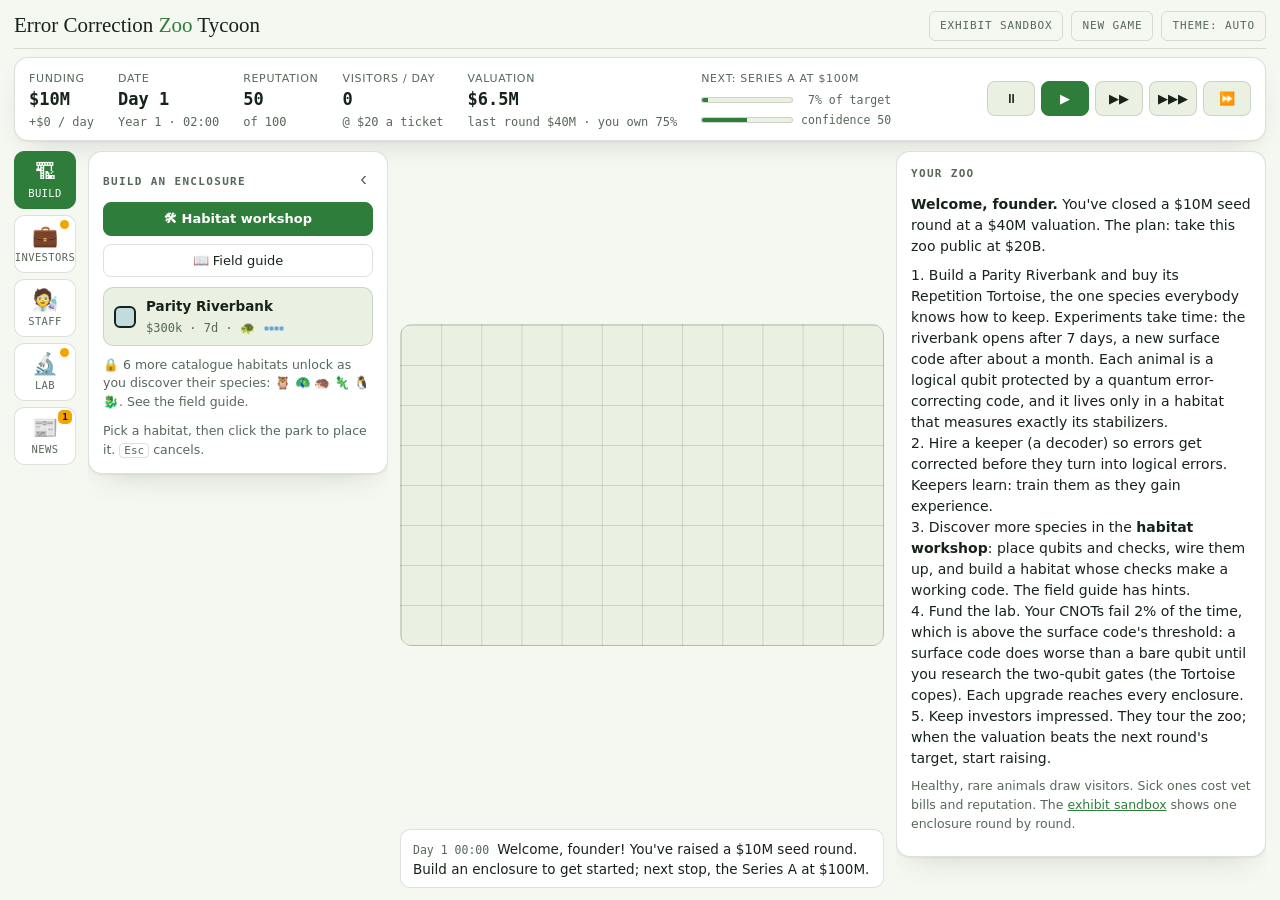
<file: quantum-games/qec-zoo-tycoon/index.html>
<!doctype html>
<html lang="en">
<head>
<meta charset="utf-8">
<meta name="viewport" content="width=device-width, initial-scale=1">
<title>Error Correction Zoo Tycoon</title>
<link rel="stylesheet" href="zoo.css">
<style>
  .wrap { max-width: 1320px; }

  /* ---- top bar ---- */
  .topbar {
    display: flex; flex-wrap: wrap; gap: 10px 22px; align-items: center; justify-content: space-between;
    background: var(--bg-panel); border: 1px solid var(--line); border-radius: 14px;
    box-shadow: var(--shadow); padding: 12px 16px; margin-bottom: 18px;
  }
  .kpis { display: flex; flex-wrap: wrap; gap: 8px 24px; }
  .kpi .n { font-family: var(--font-mono); font-variant-numeric: tabular-nums; font-size: 20px; font-weight: 700; display: block; line-height: 1.2; }
  .kpi .n.neg { color: var(--sick); }
  .kpi .l { font-size: 11px; letter-spacing: 0.06em; text-transform: uppercase; color: var(--ink-dim); }
  .kpi .sub { font-family: var(--font-mono); font-size: 12px; color: var(--ink-dim); }
  .kpi .sub.pos { color: var(--accent); }
  .kpi .sub.neg { color: var(--sick); }
  .speed { display: flex; gap: 6px; }
  .speed button { min-width: 48px; }

  /* ---- main layout ----
     Phones and small windows: one column (map, panel tabs, panel, inspector).
     Desktop (app mode): the page fills the window and never scrolls, like a
     tycoon game: a tab rail and one side panel on the left, the map in the
     middle, the inspector on the right; panels scroll inside themselves. */
  .park-layout { display: grid; grid-template-columns: minmax(0, 1fr); gap: 12px; align-items: start; }
  .park-layout .park-wrap { order: -1; }
  .rail { display: flex; gap: 6px; }
  .rail button {
    flex: 1 1 0; position: relative; display: flex; flex-direction: column; align-items: center; gap: 1px;
    font: inherit; color: var(--ink-dim); cursor: pointer; padding: 6px 2px 5px; min-width: 0;
    background: var(--bg-panel); border: 1px solid var(--line); border-radius: 10px;
  }
  .rail button .ic { font-size: 19px; line-height: 1.2; }
  .rail button .tl { font-size: 10.5px; letter-spacing: 0.04em; text-transform: uppercase; font-family: var(--font-mono); }
  .rail button:hover { color: var(--ink); border-color: var(--ink-dim); }
  .rail button[aria-pressed="true"] { background: var(--accent); border-color: var(--accent); color: var(--bg-panel); }
  .rail .dot { position: absolute; top: 4px; right: 6px; min-width: 9px; height: 9px; border-radius: 5px; background: var(--lit); }
  .rail .dot.n { font: 700 9.5px/14px var(--font-mono); height: 14px; padding: 0 4px; color: #1b1300; font-style: normal; top: 2px; right: 3px; }
  .rail .dot[hidden] { display: none; }
  .drawer[hidden] { display: none; }
  .drawer .panel { margin-top: 0; }
  .tab-head { display: flex; justify-content: space-between; align-items: baseline; gap: 8px; }
  .tab-head .x-btn { display: none; }
  .park-box { position: relative; }
  .log { max-height: none; }
  .tab[data-tab="news"] .log { max-height: 340px; }

  @media (min-width: 1000px) and (min-height: 600px) {
    body:has(.wrap.app) { overflow: hidden; }
    .wrap.app { max-width: 1800px; height: 100vh; height: 100dvh; display: flex; flex-direction: column; padding: 10px 14px 12px; box-sizing: border-box; }
    .wrap.app header.top { padding-bottom: 6px; margin-bottom: 8px; align-items: center; }
    .wrap.app header.top .eyebrow { display: none; }
    .wrap.app h1 { font-size: 21px; }
    .wrap.app .topbar { margin-bottom: 10px; padding: 7px 14px; }
    .wrap.app .kpi .n { font-size: 17px; }
    .park-layout {
      flex: 1; min-height: 0; align-items: stretch; gap: 12px;
      grid-template-columns: 62px 300px minmax(0, 1fr) 370px;
    }
    .park-layout.nodrawer { grid-template-columns: 62px minmax(0, 1fr) 370px; }
    .park-layout .park-wrap { order: 0; }
    .rail { flex-direction: column; }
    .rail button { flex: 0 0 auto; padding: 8px 2px 6px; }
    .rail button .ic { font-size: 21px; }
    .drawer, .inspector-col { min-height: 0; overflow-y: auto; overscroll-behavior: contain; scrollbar-width: thin; }
    .drawer .panel, .inspector-col .panel { padding: 14px; }
    .tab-head .x-btn { display: block; }
    .tab[data-tab="news"] .log { max-height: none; }
    .park-wrap { display: flex; flex-direction: column; min-height: 0; min-width: 0; }
    .park-box { flex: 1; min-height: 0; container-type: size; display: flex; align-items: center; justify-content: center; }
    .park-box .park { width: min(100cqw, 100cqh * var(--cols) / var(--rows)); }
    .ticker { margin-top: 8px; max-height: 4.4em; overflow: hidden; }
    .tour { margin-bottom: 8px; }
    .inspector-col .inspector .views { grid-template-columns: 1fr 1fr; }
    .inspector-col .inspector .view svg { max-height: 140px; }
  }
  @media (min-width: 1000px) and (max-width: 1279px) and (min-height: 600px) {
    .park-layout { grid-template-columns: 58px 260px minmax(0, 1fr) 320px; }
    .park-layout.nodrawer { grid-template-columns: 58px minmax(0, 1fr) 320px; }
    .wrap.app .kpis { gap: 6px 16px; }
  }

  /* ---- palette ---- */
  .tools { display: flex; flex-direction: column; gap: 8px; }
  @media (max-width: 999px) { .tools { flex-direction: row; flex-wrap: wrap; } .tools .tool { flex: 1 1 150px; } }
  .tool {
    text-align: left; font: inherit; color: var(--ink); cursor: pointer;
    border: 1px solid var(--line); border-radius: 10px; padding: 8px 10px;
    display: grid; grid-template-columns: auto 1fr; gap: 2px 10px; align-items: center;
    background: var(--bg-panel-2);
  }
  .tool .sw { width: 22px; height: 22px; border-radius: 6px; grid-row: span 2; border: 2px solid; }
  .tool .nm { font-size: 13.5px; font-weight: 600; }
  .tool .meta { font-size: 12px; color: var(--ink-dim); font-family: var(--font-mono); }
  .tool.on { outline: 3px solid var(--accent); outline-offset: -1px; }
  .tool:disabled { opacity: 0.5; cursor: not-allowed; }

  /* biome colours: translucent so they sit on either theme */
  .b-riverbank { --bc: rgba(52, 139, 214, 0.22); --bb: rgba(52, 139, 214, 0.8); }
  .b-forest    { --bc: rgba(46, 125, 50, 0.24);  --bb: rgba(46, 125, 50, 0.85); }
  .b-glade     { --bc: rgba(160, 190, 40, 0.24); --bb: rgba(130, 160, 20, 0.85); }
  .b-dunes     { --bc: rgba(214, 160, 60, 0.26); --bb: rgba(190, 135, 40, 0.9); }
  .b-wetlands  { --bc: rgba(30, 160, 150, 0.22); --bb: rgba(30, 150, 140, 0.85); }
  .sw { background: var(--bc); border-color: var(--bb); }

  /* ---- park grid ---- */
  .park-wrap { position: relative; }
  .park {
    position: relative; display: grid; user-select: none; touch-action: manipulation;
    grid-template-columns: repeat(var(--cols), 1fr); grid-template-rows: repeat(var(--rows), 1fr);
    aspect-ratio: var(--cols) / var(--rows); width: 100%;
    background-color: var(--bg-panel-2);
    background-image:
      linear-gradient(to right, var(--line) 1px, transparent 1px),
      linear-gradient(to bottom, var(--line) 1px, transparent 1px);
    background-size: calc(100% / var(--cols)) calc(100% / var(--rows));
    border: 1px solid var(--line); border-radius: 12px; overflow: hidden;
  }
  .park.building { cursor: crosshair; }
  /* A plot spans its bounding box; only its own tiles are drawn (and
     clickable), so shapes interlock. Edges facing outside get a border. */
  .enc {
    display: grid; grid-template-columns: repeat(var(--w), 1fr); grid-template-rows: repeat(var(--h), 1fr);
    position: relative; min-width: 0; min-height: 0; pointer-events: none; --bw: 2px;
  }
  .enc .cell { background: var(--bc); border: 0 solid var(--bb); pointer-events: auto; cursor: pointer; min-width: 0; min-height: 0; }
  .enc .cell.t { border-top-width: var(--bw); margin-top: 3px; }
  .enc .cell.b { border-bottom-width: var(--bw); margin-bottom: 3px; }
  .enc .cell.l { border-left-width: var(--bw); margin-left: 3px; }
  .enc .cell.r { border-right-width: var(--bw); margin-right: 3px; }
  .enc .cell.t.l { border-top-left-radius: 9px; }
  .enc .cell.t.r { border-top-right-radius: 9px; }
  .enc .cell.b.l { border-bottom-left-radius: 9px; }
  .enc .cell.b.r { border-bottom-right-radius: 9px; }
  .enc .info {
    display: flex; flex-direction: column; align-items: center; justify-content: center; z-index: 1;
    position: relative; min-width: 0; min-height: 0; overflow: hidden; padding: 4px; pointer-events: none;
  }
  .enc .info.narrow { padding: 2px 1px; }
  .enc .info.narrow .nm { display: none; }
  .enc .info.narrow .g { font-size: clamp(14px, 2.2vw, 26px); white-space: normal; text-align: center; }
  .enc .info.narrow .g.empty { font-size: 10px; }
  .enc .info.narrow .kp { position: static; }
  .enc.sel { --bb: var(--accent); --bw: 3px; }
  .enc.sick .cell { animation: sickflash 1.2s ease; }
  @keyframes sickflash { 0%, 60% { background: var(--sick-soft); border-color: var(--sick); } }
  .enc .g { font-size: clamp(18px, 3.2vw, 36px); line-height: 1.1; white-space: nowrap; }
  .enc .g.empty { opacity: 0.45; font-size: clamp(14px, 2vw, 22px); }
  .enc .nm { font-size: 11.5px; font-weight: 600; text-align: center; line-height: 1.2; color: var(--ink); white-space: nowrap; overflow: hidden; text-overflow: ellipsis; max-width: 100%; }
  @media (max-width: 600px) { .enc .nm { display: none; } }
  .enc .hb { position: absolute; left: 6px; right: 6px; bottom: 5px; height: 5px; border-radius: 3px; background: rgba(0, 0, 0, 0.12); overflow: hidden; }
  .enc .hb i { display: block; height: 100%; background: var(--accent); }
  .enc .hb i.mid { background: var(--lit); }
  .enc .hb i.low { background: var(--sick); }
  .enc .kp { position: absolute; top: 3px; right: 5px; font-size: clamp(11px, 1.4vw, 16px); }
  .enc .kp.none { filter: grayscale(1); opacity: 0.8; }
  .preview { margin: 2px; border-radius: 5px; border: 2px dashed var(--accent); background: var(--accent-soft); pointer-events: none; }
  .preview.bad { border-color: var(--sick); background: var(--sick-soft); }
  svg.shape { vertical-align: middle; fill: var(--bb, var(--accent)); opacity: 0.9; }
  .tool svg.shape { margin-left: 2px; }
  .ticker {
    margin-top: 10px; padding: 9px 12px; border-radius: 10px; background: var(--bg-panel);
    border: 1px solid var(--line); font-size: 13.5px; min-height: 40px;
  }
  .ticker.sick { border-color: var(--sick); background: var(--sick-soft); }
  .ticker .t { font-family: var(--font-mono); color: var(--ink-dim); font-size: 11.5px; margin-right: 8px; }

  /* ---- inspector ---- */
  .insp-head { display: flex; justify-content: space-between; gap: 10px; align-items: flex-start; }
  .insp-head h3 { font-family: var(--font-display); font-weight: 500; font-size: 21px; margin: 0; }
  .insp-head .sub { font-size: 12.5px; color: var(--ink-dim); }
  .x-btn { background: none; border: none; font-size: 20px; color: var(--ink-dim); cursor: pointer; line-height: 1; padding: 2px 6px; }
  .section { margin-top: 16px; }
  .inspector details.section > summary { cursor: pointer; list-style: none; display: flex; align-items: baseline; gap: 6px; margin-bottom: 8px; }
  details.section > summary::-webkit-details-marker { display: none; }
  details.section > summary::before { content: "▸"; font-size: 10px; transition: transform 0.15s; display: inline-block; }
  details.section[open] > summary::before { transform: rotate(90deg); }
  .inspector details.section:not([open]) > summary { margin-bottom: 0; }
  details.section > summary .more { margin-left: auto; text-transform: none; letter-spacing: 0; font-size: 11.5px; }
  .section > .label { font-family: var(--font-mono); font-size: 11px; letter-spacing: 0.1em; text-transform: uppercase; color: var(--ink-dim); margin-bottom: 8px; display: block; }
  /* Stacked, so long thin layouts (the Tortoise's line) get the full width. */
  .inspector .views { grid-template-columns: minmax(0, 1fr); gap: 8px; margin-top: 8px; }
  .inspector .view svg { max-height: 170px; }
  @media (min-width: 600px) and (max-width: 999px) { .inspector .views { grid-template-columns: 1fr 1fr; } }
  .inspector .health { min-width: 0; flex: none; margin-top: 12px; }
  .species-list { list-style: none; margin: 0; padding: 0; display: flex; flex-direction: column; gap: 8px; }
  .species-list li { border: 1px solid var(--line); border-radius: 10px; padding: 8px 10px; background: var(--bg-panel-2); }
  .species-list .row { display: flex; align-items: center; gap: 10px; }
  .species-list .g { font-size: 26px; }
  .species-list .who { flex: 1; min-width: 0; }
  .species-list .who b { font-size: 14px; display: block; }
  .species-list .who span { font-size: 12px; color: var(--ink-dim); font-family: var(--font-mono); }
  .species-list .why { font-size: 12px; color: var(--sick); margin-top: 6px; }
  .species-list li.no { opacity: 0.75; }
  .btn {
    font: inherit; font-size: 13px; font-weight: 600; padding: 6px 12px; border-radius: 8px; cursor: pointer;
    border: 1px solid var(--accent); background: var(--accent); color: var(--bg-panel); white-space: nowrap;
  }
  .btn:disabled { opacity: 0.45; cursor: not-allowed; }
  .btn.quiet { background: none; color: var(--ink); border-color: var(--line); font-weight: 500; }
  .btn.danger { background: none; color: var(--sick); border-color: var(--sick); }
  .btn.danger.armed { background: var(--sick); color: var(--bg-panel); }
  .mini-stats { display: grid; grid-template-columns: repeat(3, 1fr); gap: 8px; }
  .mini-stats .stat .n { font-size: 16px; }
  .mini-stats .stat .l { font-size: 10px; }
  .overview { list-style: none; margin: 0; padding: 0; }
  .overview li { display: flex; gap: 10px; align-items: center; padding: 7px 4px; border-bottom: 1px solid var(--line); cursor: pointer; font-size: 13.5px; }
  .overview li:last-child { border-bottom: none; }
  .overview li:hover { background: var(--bg-panel-2); }
  .overview .g { font-size: 20px; width: 26px; text-align: center; }
  .overview .nm { flex: 1; min-width: 0; }
  .overview .h { font-family: var(--font-mono); font-size: 12px; color: var(--ink-dim); }
  .keeper-card { border: 1px solid var(--line); border-radius: 10px; padding: 10px 12px; background: var(--bg-panel-2); font-size: 13.5px; }
  .keeper-card .who { display: flex; justify-content: space-between; gap: 8px; align-items: baseline; }
  .keeper-card .who b { font-size: 15px; }
  .keeper-card .meta { font-family: var(--font-mono); font-size: 12px; color: var(--ink-dim); }
  .keeper-card .algo { margin: 6px 0; }
  .keeper-card .warn { color: var(--sick); font-size: 12.5px; margin: 6px 0; }
  .meter { height: 6px; border-radius: 3px; background: var(--line); overflow: hidden; margin: 3px 0 6px; }
  .meter i { display: block; height: 100%; background: var(--accent); }
  .btn-row { display: flex; gap: 8px; flex-wrap: wrap; margin-top: 8px; }
  .staff-list, .lab-list { list-style: none; margin: 0; padding: 0; display: flex; flex-direction: column; gap: 6px; font-size: 13px; }
  .staff-list li { display: flex; justify-content: space-between; gap: 8px; align-items: center; padding: 6px 8px; border: 1px solid var(--line); border-radius: 8px; background: var(--bg-panel-2); }
  .staff-list .s { font-size: 12px; color: var(--ink-dim); }
  .lab-list li { padding: 7px 8px; border: 1px solid var(--line); border-radius: 8px; background: var(--bg-panel-2); }
  .lab-list .top { display: flex; justify-content: space-between; gap: 6px; align-items: baseline; }
  .lab-list .v { font-family: var(--font-mono); font-size: 12px; color: var(--ink-dim); }
  .lab-list .pips { letter-spacing: 2px; color: var(--accent); font-size: 11px; }
  .lab-list .btn { margin-top: 6px; font-size: 12px; padding: 4px 9px; width: 100%; white-space: normal; text-align: left; }
  .lab-list .busy { font-size: 12px; color: var(--ink-dim); margin-top: 4px; }
  details.placard-d summary { cursor: pointer; font-size: 13px; font-weight: 600; }
  details.placard-d .placard { margin-top: 8px; }
  .insp-foot { display: flex; justify-content: space-between; gap: 10px; flex-wrap: wrap; margin-top: 18px; align-items: center; }
  .kbd { font-family: var(--font-mono); font-size: 11px; border: 1px solid var(--line); border-radius: 4px; padding: 0 4px; }
  /* ---- goal ---- */
  .kpi.goal { min-width: 190px; }
  .gbar { display: flex; align-items: center; gap: 6px; font-family: var(--font-mono); font-size: 11.5px; color: var(--ink-dim); margin-top: 3px; }
  .gbar .b { flex: 1; height: 6px; border-radius: 3px; background: var(--bg-panel-2); border: 1px solid var(--line); overflow: hidden; min-width: 80px; }
  .gbar .b i { display: block; height: 100%; background: var(--accent); }
  .gbar .t { min-width: 92px; text-align: right; }
  .kpi .sub.warn { color: var(--sick); font-weight: 600; }

  /* ---- dialogs ---- */
  .modal { position: fixed; inset: 0; background: rgba(8, 14, 10, 0.5); display: flex; align-items: center; justify-content: center; z-index: 10; padding: 16px; }
  .modal[hidden] { display: none; }
  .modal .card {
    background: var(--bg-panel); color: var(--ink); border: 1px solid var(--line); border-radius: 16px; box-shadow: var(--shadow);
    width: min(540px, 100%); max-height: calc(100vh - 32px); overflow-y: auto; padding: 22px;
    animation: rise 0.25s ease both;
  }
  @keyframes rise { from { opacity: 0; transform: translateY(8px); } to { opacity: 1; transform: none; } }
  .modal h2.title { font-family: var(--font-display); font-weight: 500; font-size: 26px; margin: 0 0 6px; text-transform: none; letter-spacing: 0; color: var(--ink); }
  .modal .quote { font-family: var(--font-display); font-style: italic; font-size: 17px; margin: 14px 0; padding-left: 12px; border-left: 3px solid var(--accent); }
  .modal table { width: 100%; border-collapse: collapse; font-size: 14px; margin: 10px 0; }
  .modal td { padding: 5px 0; border-bottom: 1px solid var(--line); }
  .modal td:last-child { text-align: right; font-family: var(--font-mono); font-variant-numeric: tabular-nums; }
  .modal tr.total td { font-weight: 700; border-bottom: none; }
  .modal .actions { display: flex; gap: 8px; justify-content: flex-end; flex-wrap: wrap; margin-top: 18px; }
  .modal p { margin: 8px 0; }
  .neg-t { color: var(--sick); }
  .pos-t { color: var(--accent); }
  .modal .card.wide { width: min(980px, 100%); }

  /* ---- build menu extras ---- */
  .build-top { margin: 0 0 10px; }
  .build-top .btn { flex: 1 1 auto; }
  .locked-note { margin: 2px 0 4px; }
  .b-floe   { --bc: rgba(120, 180, 220, 0.22); --bb: rgba(90, 150, 200, 0.85); }
  .b-marsh  { --bc: rgba(20, 130, 120, 0.26); --bb: rgba(15, 110, 100, 0.9); }
  .b-design { --bc: rgba(150, 110, 200, 0.2); --bb: rgba(130, 90, 190, 0.85); }

  /* ---- habitat workshop ---- */
  .ws { display: grid; grid-template-columns: minmax(0, 440px) minmax(0, 1fr); gap: 18px; align-items: start; margin-top: 10px; }
  @media (max-width: 760px) { .ws { grid-template-columns: minmax(0, 1fr); } }
  .ws-tools { margin-bottom: 8px; }
  .ws-tools button { flex: 1 1 auto; }
  .ws-grid { display: block; width: 100%; aspect-ratio: 1; background: var(--bg-panel-2); border: 1px solid var(--line); border-radius: 10px; cursor: pointer; touch-action: manipulation; }
  .ws-dot { fill: var(--ink-dim); opacity: 0.35; }
  .ws-wire { stroke-width: 2.5; stroke-linecap: round; }
  .ws-wire.sel { stroke-width: 4; }
  .ws-wire.dim { opacity: 0.3; }
  .ws-qubit { fill: var(--qubit); stroke: var(--ink); stroke-width: 2; }
  .ws-qubit.idle { stroke-dasharray: 3 3; stroke: var(--ink-dim); }
  .ws-qubit.wired { stroke: var(--accent); stroke-width: 3.5; }
  .ws-qlabel { font: 600 11px var(--font-mono); fill: var(--ink); pointer-events: none; }
  .ws-check { fill: var(--bg-panel); stroke-width: 3; }
  .ws-check.sel { fill: var(--accent-soft); stroke-width: 4.5; }
  .ws-check.clash { fill: var(--sick-soft); stroke-dasharray: 5 3; }
  .ws-clabel { font: 700 11px var(--font-mono); fill: var(--ink); pointer-events: none; }
  .ws-letter { font: 700 11px var(--font-mono); pointer-events: none; }
  .ws-read { font-size: 13.5px; }
  .ws-read .facts { display: grid; grid-template-columns: max-content 1fr; gap: 3px 12px; margin: 8px 0; font-size: 13px; }
  .ws-read .facts dt { color: var(--ink-dim); }
  .ws-read .facts dd { margin: 0; font-family: var(--font-mono); font-size: 12.5px; }
  .ws-id { font-size: 15px; }
  .ws-id.new { color: var(--accent); }
  .ws-name { display: flex; gap: 8px; align-items: center; margin-top: 10px; font-size: 13px; flex-wrap: wrap; }
  .ws-name input { font: inherit; flex: 1 1 160px; min-width: 0; padding: 5px 8px; border-radius: 8px; border: 1px solid var(--line); background: var(--bg-panel-2); color: var(--ink); }
  .ws-checkbox { margin-top: 14px; }
  .ws-chead { font-size: 13.5px; margin-bottom: 6px; }
  .ws-letters { display: flex; flex-wrap: wrap; gap: 4px; }
  .ws-l { font: 700 13px var(--font-mono); min-width: 34px; padding: 2px 4px 4px; border-radius: 6px; border: 1px solid var(--line);
    background: var(--bg-panel-2); color: var(--ink-dim); cursor: pointer; display: flex; flex-direction: column; align-items: center; line-height: 1.1; }
  .ws-l span { font-size: 9.5px; font-weight: 500; color: var(--ink-dim); }
  .ws-l.l-X { color: var(--check-x); border-color: var(--check-x); }
  .ws-l.l-Z { color: var(--check-z); border-color: var(--check-z); }
  .ws-l.l-Y { color: var(--check-mix); border-color: var(--check-mix); }
  .ws-load { font: inherit; font-size: 13px; padding: 5px 8px; border-radius: 8px; border: 1px solid var(--line); background: var(--bg-panel-2); color: var(--ink); max-width: 100%; }

  /* ---- field guide ---- */
  .guide { list-style: none; margin: 10px 0 0; padding: 0; display: flex; flex-direction: column; gap: 8px; }
  .guide li { border: 1px solid var(--line); border-radius: 10px; padding: 8px 10px; background: var(--bg-panel-2); font-size: 14px; }
  .guide summary { cursor: pointer; }
  .guide .g { font-size: 20px; }
  .guide .mono { font-size: 12px; color: var(--ink-dim); }
  .guide li.unknown { opacity: 0.9; border-style: dashed; }
  .guide .placard { margin-top: 8px; }

  /* ---- investors ---- */
  .inv-round { display: flex; justify-content: space-between; align-items: baseline; gap: 8px; flex-wrap: wrap; }
  .inv-round b { font-family: var(--font-display); font-size: 19px; font-weight: 500; }
  .inv-round .mono, .inv-note { font-family: var(--font-mono); font-size: 12px; color: var(--ink-dim); }
  .roadmap { list-style: none; margin: 8px 0; padding: 0; font-size: 13px; display: flex; flex-direction: column; gap: 4px; }
  .roadmap li { display: flex; gap: 8px; align-items: baseline; }
  .roadmap .ck { width: 14px; flex: none; color: var(--ink-dim); }
  .roadmap li.met .ck { color: var(--accent); }
  .roadmap li.met .lb { color: var(--ink-dim); text-decoration: line-through; text-decoration-color: var(--line); }
  .roadmap .v { margin-left: auto; font-family: var(--font-mono); font-size: 11.5px; color: var(--ink-dim); white-space: nowrap; }
  .inv-break { display: grid; grid-template-columns: 1fr auto; gap: 2px 10px; font-size: 12px; margin: 6px 0 0; }
  .inv-break dt { color: var(--ink-dim); }
  .inv-break dd { margin: 0; font-family: var(--font-mono); font-variant-numeric: tabular-nums; text-align: right; }
  .rounds { list-style: none; padding: 0; margin: 8px 0 0; font-size: 12.5px; }
  .rounds li { display: flex; justify-content: space-between; gap: 8px; padding: 3px 0; border-bottom: 1px solid var(--line); }
  .rounds li:last-child { border-bottom: none; }
  .rounds .mono { font-family: var(--font-mono); font-variant-numeric: tabular-nums; }
  .offer { border: 1px solid var(--lit); background: var(--lit-soft); border-radius: 10px; padding: 8px 10px; margin-top: 8px; font-size: 13px; }
  details.inv-more summary { cursor: pointer; font-size: 12.5px; color: var(--ink-dim); margin-top: 6px; }
  .quotes { margin: 12px 0; display: flex; flex-direction: column; gap: 8px; }
  .quotes .quote { margin: 0; }

  /* ---- investor tour ---- */
  .tour { margin-bottom: 10px; padding: 10px 12px; border-radius: 12px; border: 1px solid var(--accent); background: var(--accent-soft); font-size: 13.5px; }
  .tour .who { font-weight: 600; }
  .tour .perks { display: flex; flex-wrap: wrap; gap: 6px; margin-top: 8px; }
  .tour .perks .btn { font-size: 12px; padding: 4px 9px; white-space: normal; text-align: left; }
  .enc.stop .info { outline: 2px dashed var(--accent); outline-offset: -3px; border-radius: 8px; }

  /* ---- construction ---- */
  .enc.building .cell { border-style: dashed; background: repeating-linear-gradient(135deg, var(--bc) 0 8px, transparent 8px 16px); }
  .enc .hb i.build { background: var(--lit); }

  /* ---- staff ---- */
  .staff-list li { flex-wrap: wrap; }
  .staff-list li.away { border-style: dashed; }
  .staff-list .who-k { flex: 1 1 140px; min-width: 0; }
  .staff-list .acts { display: flex; gap: 4px; flex-wrap: wrap; }
  .staff-list .acts .btn { font-size: 11.5px; padding: 3px 7px; }
  .minibars { display: grid; grid-template-columns: auto 1fr; gap: 2px 6px; align-items: center; font-size: 10.5px; color: var(--ink-dim); margin-top: 4px; }
  .minibars .meter { margin: 0; height: 5px; }
  .meter i.warn { background: var(--lit); }
  .meter i.bad { background: var(--sick); }
  .keeper-card + .keeper-card { margin-top: 8px; }
  .keeper-card .who .x-btn { font-size: 16px; padding: 0 4px; }
  .add-keeper { display: flex; gap: 6px; flex-wrap: wrap; margin-top: 8px; align-items: center; }
  .add-keeper select { font: inherit; font-size: 13px; padding: 5px 6px; border-radius: 8px; border: 1px solid var(--line); background: var(--bg-panel-2); color: var(--ink); min-width: 0; flex: 1 1 160px; }
  .duty { font-size: 13px; margin: 0 0 8px; }

  /* ---- blueprints ---- */
  .tool-row { display: flex; gap: 4px; align-items: stretch; }
  .tool-row .tool { flex: 1 1 auto; min-width: 0; }
  .tool-del { border: 1px solid var(--line); border-radius: 10px; background: none; color: var(--ink-dim); cursor: pointer; padding: 0 9px; font: inherit; }
  .tool-del.armed { background: var(--sick); color: var(--bg-panel); border-color: var(--sick); font-size: 12px; }
  @media (max-width: 999px) { .tools .tool-row { flex: 1 1 150px; } }
  button:focus-visible, .btn:focus-visible, select:focus-visible { outline: 2px solid var(--accent); outline-offset: 2px; }
</style>
</head>
<body>
<div class="wrap app">
  <header class="top">
    <div>
      <span class="eyebrow">Quantum Games · A quantum startup, but it's a zoo</span>
      <h1>Error Correction <em>Zoo</em> Tycoon</h1>
    </div>
    <div class="header-actions">
      <a class="ghost" href="sandbox.html">Exhibit sandbox</a>
      <button class="ghost" id="newGameBtn" type="button">New game</button>
      <button class="ghost" id="themeBtn" type="button">Theme: auto</button>
    </div>
  </header>

  <div class="topbar">
    <div class="kpis">
      <div class="kpi"><span class="l">Funding</span><span class="n" id="kCash"></span><span class="sub" id="kNet"></span></div>
      <div class="kpi"><span class="l">Date</span><span class="n" id="kDay"></span><span class="sub" id="kHour"></span></div>
      <div class="kpi"><span class="l">Reputation</span><span class="n" id="kRep"></span><span class="sub" id="kRepSub"></span></div>
      <div class="kpi"><span class="l">Visitors / day</span><span class="n" id="kVis"></span><span class="sub" id="kVisSub"></span></div>
      <div class="kpi"><span class="l">Valuation</span><span class="n" id="kVal"></span><span class="sub" id="kValSub"></span></div>
      <div class="kpi goal"><span class="l" id="kGoalLabel">Next round</span>
        <div class="gbar"><span class="b"><i id="gVal"></i></span><span class="t" id="gValT"></span></div>
        <div class="gbar"><span class="b"><i id="gConf"></i></span><span class="t" id="gConfT"></span></div>
        <span class="sub" id="kGoal"></span></div>
    </div>
    <div class="seg speed" id="speedSeg" aria-label="Game speed">
      <button type="button" data-speed="0" title="Pause (space)">⏸</button>
      <button type="button" data-speed="1" title="Normal speed: a day in 12 seconds (1)">▶</button>
      <button type="button" data-speed="5" title="Fast (2)">▶▶</button>
      <button type="button" data-speed="20" title="Very fast (3)">▶▶▶</button>
      <button type="button" data-speed="60" title="A year in about a minute (4)">⏩</button>
    </div>
  </div>

  <div class="park-layout" id="layout">
    <!-- one side panel at a time, picked from the rail (B I S L N) -->
    <nav class="rail" id="rail" aria-label="Panels">
      <button type="button" data-tab="build" title="Build (B)"><span class="ic">🏗</span><span class="tl">Build</span></button>
      <button type="button" data-tab="investors" title="Investors (I)"><span class="ic">💼</span><span class="tl">Investors</span><i class="dot" id="dotInvestors" hidden></i></button>
      <button type="button" data-tab="staff" title="Staff (S)"><span class="ic">🧑‍🔬</span><span class="tl">Staff</span><i class="dot" id="dotStaff" hidden></i></button>
      <button type="button" data-tab="lab" title="Lab (L)"><span class="ic">🔬</span><span class="tl">Lab</span><i class="dot" id="dotLab" hidden></i></button>
      <button type="button" data-tab="news" title="Zoo news (N)"><span class="ic">📰</span><span class="tl">News</span><i class="dot n" id="dotNews" hidden></i></button>
    </nav>
    <div class="drawer" id="drawer">
      <div class="panel tab" data-tab="build">
        <div class="tab-head"><h2>Build an enclosure</h2><button class="x-btn" type="button" data-close title="Hide panel" aria-label="Hide panel">‹</button></div>
        <div class="btn-row build-top">
          <button class="btn" id="workshopBtn" type="button">🛠 Habitat workshop</button>
          <button class="btn quiet" id="guideBtn" type="button">📖 Field guide</button>
        </div>
        <div class="tools" id="tools"></div>
        <div class="hint" id="toolHint">Pick a habitat, then click the park to place it. <span class="kbd">Esc</span> cancels.</div>
      </div>
      <div class="panel tab" data-tab="investors" hidden>
        <div class="tab-head"><h2>Investors</h2><button class="x-btn" type="button" data-close title="Hide panel" aria-label="Hide panel">‹</button></div>
        <div id="investors"></div>
      </div>
      <div class="panel tab" data-tab="staff" hidden>
        <div class="tab-head"><h2>Staff</h2><button class="x-btn" type="button" data-close title="Hide panel" aria-label="Hide panel">‹</button></div>
        <ul class="staff-list" id="staff"></ul>
        <div class="btn-row"><button class="btn quiet" id="hireBtn" type="button">Hire a trainee</button></div>
        <div class="hint" id="staffHint"></div>
      </div>
      <div class="panel tab" data-tab="lab" hidden>
        <div class="tab-head"><h2>Lab</h2><button class="x-btn" type="button" data-close title="Hide panel" aria-label="Hide panel">‹</button></div>
        <ul class="lab-list" id="lab"></ul>
        <div class="hint">One project at a time. New hardware reaches every enclosure when it's done.
          The starting hardware is NISQ-grade: CNOTs fail 2% of the time, so a surface code is above threshold and does worse
          than a bare qubit. Repetition codes cope. Research the gates first; below threshold every step in distance cuts logical errors.</div>
      </div>
      <div class="panel tab" data-tab="news" hidden>
        <div class="tab-head"><h2>Zoo news</h2><button class="x-btn" type="button" data-close title="Hide panel" aria-label="Hide panel">‹</button></div>
        <ul class="log" id="log"></ul>
      </div>
    </div>

    <!-- park -->
    <div class="park-wrap">
      <div class="tour" id="tour" hidden></div>
      <div class="park-box"><div class="park" id="park" aria-label="Park map"></div></div>
      <div class="ticker" id="ticker"></div>
    </div>

    <!-- inspector -->
    <div class="inspector-col">
      <div class="panel inspector" id="inspector"></div>
    </div>
  </div>
</div>

<div class="modal" id="modal" hidden role="dialog" aria-modal="true" aria-labelledby="modalTitle"><div class="card" id="modalCard"></div></div>

<script src="../stabilizer.js"></script>
<script src="../detectors.js"></script>
<script src="zoo-data.js"></script>
<script src="habitat.js"></script>
<script src="placard.js"></script>
<script src="exhibit-sim.js"></script>
<script src="exhibit-view.js"></script>
<script src="staff.js"></script>
<script src="investors.js"></script>
<script src="park.js"></script>
<script src="workshop.js"></script>
<script>
(function () {
  var S = window.Stabilizer, Z = window.ZooData, V = window.ExhibitView, Park = window.Park, X = window.ExhibitSim;
  var Staff = window.Staff, Inv = window.Investors;
  var SPECIES = Z.SPECIES, BIOMES = Z.BIOMES, LEVELS = Z.KEEPER_LEVELS, LAB = Z.LAB, ECO = Z.ECONOMY;

  function $(id) { return document.getElementById(id); }
  function h(tag, cls, html) {
    var e = document.createElement(tag);
    if (cls) e.className = cls;
    if (html !== undefined) e.innerHTML = html;
    return e;
  }
  function money(v) { return (v < 0 ? "−$" : "$") + Math.round(Math.abs(v)).toLocaleString("en-US"); }
  // $12.3k, $4.5M, $1.2B: for the big numbers investors throw around.
  function big(v) {
    var a = Math.abs(v), sign = v < 0 ? "−$" : "$";
    var u = a >= 1e9 ? [1e9, "B"] : a >= 1e6 ? [1e6, "M"] : a >= 1e4 ? [1e3, "k"] : [1, ""];
    var x = a / u[0];
    return sign + (u[1] ? (x >= 100 ? Math.round(x) : x.toFixed(1).replace(/\.0$/, "")) : Math.round(x)) + u[1];
  }
  function pctInt(v) { return Math.round(v * 100) + "%"; }
  function pad2(n) { return (n < 10 ? "0" : "") + n; }
  function clock(tick) { return "Day " + (Math.floor(tick / ECO.ticksPerDay) + 1) + " " + pad2(tick % ECO.ticksPerDay) + ":00"; }
  function healthClass(v) { return v < 40 ? "low" : v < 75 ? "mid" : ""; }
  function popcount(v) { var c = 0; while (v) { c += v & 1; v >>>= 1; } return c; }
  function channelName(ch) {
    return { depolarizing: "depolarizing", bitFlip: "bit flips only", phaseFlip: "phase flips only", biasedZ: "Z-biased" }[ch];
  }
  function spOf(id) { return Park.speciesInfo(park, id); }
  function habOf(rec) { return Park.habitatOf(park, rec); }
  function label(rec) { return Park.exhibitLabel(park, rec); }
  // Glyphs for an exhibit's animals: one per logical qubit (up to three).
  function glyphs(sp, k) { var g = ""; for (var i = 0; i < Math.min(k, 3); i++) g += sp.glyph; return g + (k > 3 ? "×" + k : ""); }
  function shortName(sp) { var w = sp.name.split(" "); return w.length > 1 ? w[w.length - 1] : sp.name; }
  function pct(v) { return (v * 100).toFixed(v < 0.01 ? 2 : 1) + "%"; }
  function labValueText(dial, v) { return dial === "cycle" ? v + " round" + (v === 1 ? "" : "s") + "/hour" : pct(v); }
  function keeperTitle(k) { return LEVELS[k.level].title; }
  function whenText(untilTick) { return clock(untilTick).replace(":00", "h"); }

  // ---------- state ----------
  var park = Park.createPark();
  var ui = {
    speed: 1,          // 0 = paused; otherwise multiplier
    tool: null,        // what's being placed: null | { kind: "biome", id } | { kind: "design", design, name, speciesName }
    rot: 0,            // quarter turns of the plot being placed
    draft: null,       // the design open in the workshop
    hover: null,       // { x, y } cell under the pointer
    selected: null,    // exhibit id
    armedDemolish: false,
    sickFlash: {},     // exhibit id -> until timestamp
    modalOpen: false,
    speedBeforeModal: 1,
    tab: "build",      // side panel showing (null = hidden)
    sections: {},      // inspector section key -> open?
    unread: 0          // news posted while the news panel was hidden
  };
  // Per-viewer layout preferences (which panel, which sections are folded).
  try {
    var prefs = JSON.parse(localStorage.getItem("qecZooUi") || "{}");
    if (prefs.tab === null || ["build", "investors", "staff", "lab", "news"].indexOf(prefs.tab) >= 0) ui.tab = prefs.tab;
    if (prefs.sections && typeof prefs.sections === "object") ui.sections = prefs.sections;
  } catch (e) { /* storage unavailable */ }
  function saveUiPrefs() {
    try { localStorage.setItem("qecZooUi", JSON.stringify({ tab: ui.tab, sections: ui.sections })); } catch (e) { /* ignore */ }
  }
  var TICKS_PER_SECOND_AT_1X = 2;
  var FOCUS = Z.FOCUS;

  // ---------- news ----------
  var news = [];
  function newsItem(n) { return h("li", n.kind, '<span class="t">' + clock(n.t) + "</span>" + n.text); }
  function post(text, kind) {
    var n = { t: park.tick, text: text, kind: kind || "" };
    news.unshift(n);
    var ul = $("log");
    ul.insertBefore(newsItem(n), ul.firstChild);
    if (news.length > 80) { news.pop(); if (ul.lastChild) ul.removeChild(ul.lastChild); }
    if (ui.tab !== "news") { ui.unread++; updateBadges(); }
    var tk = $("ticker");
    tk.className = "ticker " + (kind || "");
    tk.innerHTML = '<span class="t">' + clock(park.tick) + "</span>" + text;
  }
  function renderNews() {
    var ul = $("log");
    ul.innerHTML = "";
    var frag = document.createDocumentFragment();
    news.forEach(function (n) { frag.appendChild(newsItem(n)); });
    ul.appendChild(frag);
  }

  // ---------- side panels ----------
  function setTab(t) {
    ui.tab = t;
    if (t === "news") ui.unread = 0;
    Array.prototype.forEach.call(document.querySelectorAll("#rail button"), function (b) { b.setAttribute("aria-pressed", String(b.dataset.tab === t)); });
    Array.prototype.forEach.call(document.querySelectorAll("#drawer .tab"), function (p) { p.hidden = p.dataset.tab !== t; });
    $("drawer").hidden = !t;
    $("layout").classList.toggle("nodrawer", !t);
    saveUiPrefs();
    updateBadges();
  }
  function toggleTab(t) { setTab(ui.tab === t ? null : t); }
  Array.prototype.forEach.call(document.querySelectorAll("#rail button"), function (b) {
    b.addEventListener("click", function () { toggleTab(b.dataset.tab); });
  });
  Array.prototype.forEach.call(document.querySelectorAll("#drawer [data-close]"), function (b) {
    b.addEventListener("click", function () { setTab(null); });
  });
  // Dots on the rail: something there wants attention.
  function show(id, on, text) { var e = $(id); if (!e) return; e.hidden = !on; if (text !== undefined) e.textContent = text; }
  function updateBadges() {
    if (!park) return;
    show("dotNews", ui.unread > 0 && ui.tab !== "news", ui.unread > 99 ? "99+" : String(ui.unread));
    show("dotInvestors", ui.tab !== "investors" && (Park.canRaise(park).ok || !!park.funding.offer));
    show("dotLab", ui.tab !== "lab" && !park.lab.project && Object.keys(LAB).some(function (d) { return Park.canResearch(park, d).ok; }));
    show("dotStaff", ui.tab !== "staff" && park.keeperOrder.some(function (id) {
      var k = park.keepers[id];
      return k.fatigue >= 70 || k.morale <= 30 || (!k.exhibitIds.length && !k.absence);
    }));
  }

  // ---------- palette ----------
  // What a tool builds: { cells (turned `rot` quarter turns), fp (their
  // bounding box), cost, days, name }.
  function toolInfo(t, rot) {
    var cells, info;
    if (t.kind === "biome") {
      var b = BIOMES[t.id];
      cells = Park.biomeCells(t.id, rot);
      info = { cost: b.cost, days: b.buildDays, name: b.name };
    } else {
      var pr = Habitat.price(t.design);
      cells = Park.designCells(park, t.design, rot);
      info = { cost: pr.cost, days: pr.days, name: t.name };
    }
    info.cells = cells;
    info.fp = Habitat.bounds(cells);
    return info;
  }
  function tilesText(n) { return n + " tile" + (n === 1 ? "" : "s"); }
  function sameTool(a, b) {
    return !!a && !!b && a.kind === b.kind && (a.kind === "biome" ? a.id === b.id : a.entryId === b.entryId && a.entryId !== undefined);
  }
  function renderTools() {
    var box = $("tools");
    box.innerHTML = "";
    var locked = Object.keys(BIOMES).filter(function (id) { return !Park.isKnown(park, BIOMES[id].native); });
    Object.keys(BIOMES).forEach(function (id) {
      var b = BIOMES[id], sp = spOf(b.native), known = Park.isKnown(park, b.native), t = { kind: "biome", id: id };
      if (!known) return;
      var btn = h("button", "tool b-" + id + (sameTool(ui.tool, t) ? " on" : "") + (known ? "" : " locked"));
      btn.type = "button";
      btn.dataset.cost = b.cost;
      btn.dataset.known = known ? "1" : "";
      btn.innerHTML = '<span class="sw"></span><span class="nm">' + b.name + "</span>" +
        '<span class="meta">' + big(b.cost) + " · " + b.buildDays + "d · " + sp.glyph + " " + Habitat.shapeSvg(b.cells, 5) + "</span>";
      btn.disabled = !known || park.cash < b.cost;
      btn.title = known ? b.blurb : "Build a working habitat for the " + sp.name + " in the workshop to discover it. The field guide has a hint.";
      btn.addEventListener("click", function () { setTool(sameTool(ui.tool, t) ? null : t); });
      box.appendChild(btn);
    });
    if (locked.length) {
      box.appendChild(h("div", "hint locked-note", "🔒 " + locked.length + " more catalogue habitat" + (locked.length === 1 ? "" : "s") +
        " unlock as you discover their species: " + locked.map(function (id) { return spOf(BIOMES[id].native).glyph; }).join(" ") +
        ". See the field guide."));
    }
    park.book.designs.forEach(function (e) {
      if (e.retired) return;
      var sp = spOf(e.speciesId), t = { kind: "design", design: e.layout, name: e.name, entryId: e.id };
      var info = toolInfo(t);
      var row = h("div", "tool-row");
      var btn = h("button", "tool b-design" + (sameTool(ui.tool, t) ? " on" : ""));
      btn.type = "button";
      btn.dataset.cost = info.cost;
      btn.dataset.known = "1";
      btn.innerHTML = '<span class="sw"></span><span class="nm">' + esc(e.name) + "</span>" +
        '<span class="meta">' + big(info.cost) + " · " + info.days + "d · " + sp.glyph + " " + Habitat.shapeSvg(info.cells, 5) + "</span>";
      btn.disabled = park.cash < info.cost;
      btn.title = "Your design: " + e.layout.qubits.length + " data qubits, " + e.layout.checks.length + " checks.";
      btn.addEventListener("click", function () { setTool(sameTool(ui.tool, t) ? null : t); });
      row.appendChild(btn);
      var armed = ui.armedDelete === e.id;
      var del = h("button", "tool-del" + (armed ? " armed" : ""), armed ? "Delete?" : "×");
      del.type = "button";
      del.title = "Delete this blueprint";
      del.setAttribute("aria-label", "Delete the blueprint " + e.name);
      del.addEventListener("click", function () {
        if (!armed) { ui.armedDelete = e.id; renderTools(); return; }
        ui.armedDelete = null;
        if (sameTool(ui.tool, t)) setTool(null);
        var r = Park.deleteDesign(park, e.id);
        post(r.retired ? "Retired the blueprint <b>" + esc(e.name) + "</b>. Enclosures built from it stay; it leaves the book when they're gone."
          : "Deleted the blueprint <b>" + esc(e.name) + "</b>.");
        refreshAll();
      });
      row.appendChild(del);
      box.appendChild(row);
    });
  }
  function updateToolAffordability() {
    Array.prototype.forEach.call(document.querySelectorAll(".tool"), function (btn) {
      btn.disabled = !btn.dataset.known || park.cash < Number(btn.dataset.cost);
    });
  }
  function setTool(t) {
    if (!sameTool(t, ui.tool)) ui.rot = 0;
    ui.tool = t;
    $("park").classList.toggle("building", !!t);
    renderTools();
    renderPark();
    renderToolHint();
  }
  function renderToolHint() {
    var t = ui.tool, info = t && toolInfo(t, ui.rot), hint = $("toolHint");
    hint.innerHTML = t
      ? "Placing <b>" + esc(info.name) + "</b> (" + tilesText(info.cells.length) + ", " + info.days + " days to build). Click the park to build. " +
        '<button class="btn" type="button" id="rotBtn">⟳ Rotate</button> <span class="kbd">R</span> turns it, <span class="kbd">Esc</span> cancels. ' +
        "Plots interlock: fit them together to save space."
      : "Pick a habitat, then click the park to place it. <span class=\"kbd\">Esc</span> cancels.";
    var rb = $("rotBtn");
    if (rb) rb.addEventListener("click", rotateTool);
  }
  function rotateTool() {
    if (!ui.tool) return;
    ui.rot = (ui.rot + 1) % 4;
    renderPark();
    renderToolHint();
  }
  function esc(t) { return String(t).replace(/[&<>"]/g, function (c) { return { "&": "&amp;", "<": "&lt;", ">": "&gt;", '"': "&quot;" }[c]; }); }

  // ---------- park grid ----------
  var parkEl = $("park");
  parkEl.style.setProperty("--cols", park.width);
  parkEl.style.setProperty("--rows", park.height);

  function anchorFor(t, cell) {
    // Centre the plot's bounding box on the pointer.
    var fp = toolInfo(t, ui.rot).fp;
    return { x: cell.x - Math.floor((fp[0] - 1) / 2), y: cell.y - Math.floor((fp[1] - 1) / 2) };
  }
  function place(elm, x, y, w, hh) {
    elm.style.gridColumn = (x + 1) + " / span " + w;
    elm.style.gridRow = (y + 1) + " / span " + hh;
  }
  // id -> { e, g, nm, kp, hb, bar, last }: the tile and its parts, so the
  // per-frame update touches the DOM only where something changed.
  var encEls = {};
  function renderPark() {
    parkEl.style.setProperty("--cols", park.width);
    parkEl.style.setProperty("--rows", park.height);
    parkEl.innerHTML = "";
    encEls = {};
    park.order.forEach(function (id) {
      var rec = park.exhibits[id];
      var e = h("div", "enc b-" + (rec.biomeId || "design"));
      place(e, rec.x, rec.y, rec.w, rec.h);
      e.style.setProperty("--w", rec.w);
      e.style.setProperty("--h", rec.h);
      e.dataset.id = id;
      var has = {};
      rec.cells.forEach(function (c) { has[c[0] + "," + c[1]] = true; });
      rec.cells.forEach(function (c) {
        var x = c[0], y = c[1];
        var cls = "cell" + (has[x + "," + (y - 1)] ? "" : " t") + (has[x + "," + (y + 1)] ? "" : " b") +
          (has[(x - 1) + "," + y] ? "" : " l") + (has[(x + 1) + "," + y] ? "" : " r");
        var cell = h("div", cls);
        cell.style.gridColumn = String(x + 1);
        cell.style.gridRow = String(y + 1);
        cell.title = label(rec);
        e.appendChild(cell);
      });
      var info = h("div", "info", '<span class="g"></span><span class="nm"></span><span class="kp"></span><span class="hb"><i></i></span>');
      var ir = Habitat.innerRect(rec.cells);
      if (Math.min(ir.w, ir.h) === 1) info.classList.add("narrow");
      info.style.gridColumn = (ir.x + 1) + " / span " + ir.w;
      info.style.gridRow = (ir.y + 1) + " / span " + ir.h;
      e.appendChild(info);
      parkEl.appendChild(e);
      encEls[id] = { e: e, g: info.querySelector(".g"), nm: info.querySelector(".nm"), kp: info.querySelector(".kp"),
        hb: info.querySelector(".hb"), bar: info.querySelector(".hb i"), last: {} };
    });
    if (ui.tool && ui.hover) {
      var tinfo = toolInfo(ui.tool, ui.rot), a = anchorFor(ui.tool, ui.hover), fp = tinfo.fp;
      // Clamp the preview into the grid so it stays visible at the edges.
      var px = Math.max(0, Math.min(park.width - fp[0], a.x)), py = Math.max(0, Math.min(park.height - fp[1], a.y));
      var ok = (ui.tool.kind === "biome" ? Park.canBuild(park, ui.tool.id, px, py, ui.rot) : Park.canBuildDesign(park, ui.tool.design, px, py, ui.rot)).ok;
      ui.anchor = { x: px, y: py };
      tinfo.cells.forEach(function (c) {
        var cx = px + c[0], cy = py + c[1];
        if (cx >= park.width || cy >= park.height) return;
        var pv = h("div", "preview" + (ok && park.grid[cy * park.width + cx] === null ? "" : " bad"));
        place(pv, cx, cy, 1, 1);
        parkEl.appendChild(pv);
      });
    } else ui.anchor = null;
    updatePark();
  }
  function setIf(o, key, v, apply) { if (o.last[key] !== v) { o.last[key] = v; apply(v); } }
  function updatePark() {
    var now = performance.now(), stops = park.tour ? park.tour.route : [];
    park.order.forEach(function (id) {
      var rec = park.exhibits[id], o = encEls[id];
      if (!o) return;
      var g, nm, gc = "g", bw = null, bc = "";
      if (rec.building) {
        g = "🏗"; gc = "g empty"; nm = Park.daysLeft(park, rec) + " days";
        bw = Math.round(100 * (park.tick - rec.buildStart) / (rec.buildUntil - rec.buildStart)); bc = "build";
      } else if (rec.animal) {
        var sp = spOf(rec.animal.speciesId);
        g = glyphs(sp, rec.animal.k); nm = shortName(sp);
        bw = Math.round(rec.animal.health); bc = healthClass(rec.animal.health);
      } else {
        g = "empty"; gc = "g empty"; nm = habOf(rec).name;
      }
      setIf(o, "g", g, function (v) { o.g.textContent = v; });
      setIf(o, "gc", gc, function (v) { o.g.className = v; });
      setIf(o, "nm", nm, function (v) { o.nm.textContent = v; });
      setIf(o, "bw", bw, function (v) { o.hb.style.display = v === null ? "none" : ""; if (v !== null) o.bar.style.width = v + "%"; });
      setIf(o, "bc", bc, function (v) { o.bar.className = v; });
      var here = rec.keeperIds.map(function (kid) { return park.keepers[kid]; });
      var present = here.filter(Park.keeperPresent);
      var kp = present.length ? (present.some(function (k) { return k.training; }) ? "📚" : "🧑‍🌾") +
          Math.max.apply(null, present.map(function (k) { return k.level; })) + (present.length > 1 ? "×" + present.length : "")
        : here.length ? "🏖" : (rec.animal ? "⚠️" : "");
      setIf(o, "kp", kp, function (v) {
        o.kp.textContent = v;
        o.kp.title = here.length ? here.map(function (k) { return k.name + " (" + Staff.statusText(k) + ")"; }).join(", ") : "No keeper";
      });
      setIf(o, "building", !!rec.building, function (v) { o.e.classList.toggle("building", v); });
      setIf(o, "sel", ui.selected === id, function (v) { o.e.classList.toggle("sel", v); });
      setIf(o, "sick", (ui.sickFlash[id] || 0) > now, function (v) { o.e.classList.toggle("sick", v); });
      setIf(o, "stop", stops.indexOf(id) >= 0, function (v) { o.e.classList.toggle("stop", v); });
    });
  }
  function cellFromEvent(ev) {
    var r = parkEl.getBoundingClientRect();
    var x = Math.floor((ev.clientX - r.left) / r.width * park.width);
    var y = Math.floor((ev.clientY - r.top) / r.height * park.height);
    if (x < 0 || y < 0 || x >= park.width || y >= park.height) return null;
    return { x: x, y: y };
  }
  parkEl.addEventListener("pointermove", function (ev) {
    if (!ui.tool) return;
    var c = cellFromEvent(ev);
    if (!c || (ui.hover && c.x === ui.hover.x && c.y === ui.hover.y)) return;
    ui.hover = c;
    renderPark();
  });
  parkEl.addEventListener("pointerleave", function () { if (ui.hover) { ui.hover = null; renderPark(); } });
  parkEl.addEventListener("click", function (ev) {
    var c = cellFromEvent(ev);
    if (!c) return;
    if (ui.tool) {
      // Build where the preview shows (it's clamped into the lot).
      var a = ui.anchor && ui.hover && ui.hover.x === c.x && ui.hover.y === c.y ? ui.anchor : anchorFor(ui.tool, c), cost = toolInfo(ui.tool, ui.rot).cost;
      var r = ui.tool.kind === "biome" ? Park.build(park, ui.tool.id, a.x, a.y, ui.rot)
        : Park.buildDesign(park, ui.tool.design, a.x, a.y, { name: ui.tool.speciesName, rot: ui.rot });
      if (!r.ok) { post("Can't build there: " + r.reason, "sick"); return; }
      post("🏗 Construction started on the <b>" + label(r.exhibit) + "</b> (" + big(cost) + "). It opens on day " +
        (Math.floor(r.exhibit.buildUntil / ECO.ticksPerDay) + 1) + "." +
        (r.discovers ? " If it works, you'll have discovered the <b>" + esc(spOf(r.speciesId).name) + "</b>." : ""));
      ui.selected = r.exhibit.id;
      ui.armedDemolish = false;
      setTool(null);
      refreshAll();
      return;
    }
    var rec = Park.exhibitAt(park, c.x, c.y);
    select(rec ? rec.id : null);
  });
  function select(id) {
    if (id !== ui.selected) document.querySelector(".inspector-col").scrollTop = 0;
    ui.selected = id;
    ui.armedDemolish = false;
    renderInspector();
    updatePark();
  }

  // ---------- inspector ----------
  var insp = $("inspector");
  // A foldable inspector section; whether it's open is remembered per key.
  function section(key, title, defOpen, more) {
    var d = h("details", "section");
    d.dataset.sec = key;
    d.open = ui.sections[key] !== undefined ? ui.sections[key] : defOpen !== false;
    d.appendChild(h("summary", "label", title + (more ? '<span class="more">' + more + "</span>" : "")));
    d.addEventListener("toggle", function () { ui.sections[key] = d.open; saveUiPrefs(); });
    return d;
  }
  function renderInspector() {
    insp.innerHTML = "";
    var rec = ui.selected !== null ? park.exhibits[ui.selected] : null;
    if (!rec) { renderOverview(); return; }
    var biome = habOf(rec);

    var head = h("div", "insp-head");
    var title = h("div", "");
    var sp = rec.animal ? spOf(rec.animal.speciesId) : null;
    title.appendChild(h("h3", "", (sp ? glyphs(sp, rec.animal.k) + " " + esc(sp.name) : rec.building ? "🏗 Under construction" : "Empty enclosure")));
    title.appendChild(h("div", "sub", label(rec) + (sp ? " · " + sp.params : "")));
    head.appendChild(title);
    var close = h("button", "x-btn", "×");
    close.type = "button"; close.title = "Close"; close.setAttribute("aria-label", "Close inspector");
    close.addEventListener("click", function () { select(null); });
    head.appendChild(close);
    insp.appendChild(head);

    if (rec.building) {
      var future = rec.biomeId ? spOf(BIOMES[rec.biomeId].native) : spOf(habOf(rec).entry.speciesId);
      var bs = section("build", "Construction");
      bs.appendChild(h("div", "health", '<div class="row"><span>Opens on day ' + (Math.floor(rec.buildUntil / ECO.ticksPerDay) + 1) +
        '</span><span class="mono" id="iBuild"></span></div><div class="bar"><div class="fill mid" id="iBuildFill"></div></div>'));
      bs.appendChild(h("div", "hint", "Paid " + big(biome.cost) + " up front; no upkeep until it opens. " +
        (rec.discovers ? "When it works you'll have discovered the <b>" + esc(future.name) + "</b> " + future.glyph + "."
          : "It's for the " + esc(future.name) + " " + future.glyph + ".") +
        " Keepers can be assigned now; they start once an animal moves in."));
      insp.appendChild(bs);
    }

    if (rec.animal) {
      var hb = h("div", "health",
        '<div class="row"><span>Health' + (rec.animal.k > 1 ? " (average of " + rec.animal.k + " animals)" : "") +
        '</span><span class="mono" id="iHealth"></span></div>' +
        '<div class="bar"><div class="fill" id="iHealthFill"></div></div>' +
        (rec.animal.k > 1 ? '<div class="hint mono" id="iHealths"></div>' : ""));
      insp.appendChild(hb);

      var st = h("div", "section mini-stats");
      st.innerHTML =
        '<div class="stat"><span class="n" id="iSick"></span><span class="l">Logical errors</span></div>' +
        '<div class="stat"><span class="n" id="iVis"></span><span class="l">Visitors / day</span></div>' +
        '<div class="stat"><span class="n" id="iCost"></span><span class="l">Costs / day</span></div>';
      insp.appendChild(st);
      insp.appendChild(h("div", "hint", "", ""));
      insp.lastChild.id = "iVsBare";

      var sec = section("incident", 'Last incident <span id="iIncident"></span>');
      var views = h("div", "views");
      views.innerHTML =
        '<div class="view"><div class="cap"><span>Really there</span></div><svg id="iGod" role="img" aria-label="Errors in the last incident"></svg></div>' +
        '<div class="view"><div class="cap"><span>Keeper sees</span><span class="mono" id="iFired"></span></div><svg id="iKeeper" role="img" aria-label="Checks fired in the last incident"></svg>' +
        '<div class="overlay" id="iNoKeeper"' + (rec.animal.level ? " hidden" : "") + "><span>No keeper on duty: nobody is measuring.</span></div></div>";
      sec.appendChild(views);
      insp.appendChild(sec);
    }

    // Keeper
    insp.appendChild(renderKeeperSection(rec));

    // Animal purchase
    if (!rec.animal && !rec.building) {
      var ps = section("buy", "Buy an animal");
      var ul = h("ul", "species-list");
      // A designed habitat holds just the species it was built for.
      Park.speciesOptions(park, rec.id).filter(function (o) { return o.ok || !rec.designId; }).forEach(function (o) {
        var s = spOf(o.speciesId);
        var li = h("li", o.ok ? "" : "no");
        var row = h("div", "row", '<span class="g">' + s.glyph + '</span><span class="who"><b>' + esc(s.name) + "</b><span>" + s.params + " · " +
          money(o.cost) + (o.animals > 1 ? " for " + o.animals : "") + "</span></span>");
        var buy = h("button", "btn", "Buy");
        buy.type = "button";
        buy.dataset.cost = o.cost;
        buy.dataset.ok = o.ok ? "1" : "";
        buy.disabled = !o.ok || !o.affordable;
        buy.addEventListener("click", function () {
          var r = Park.buyAnimal(park, rec.id, o.speciesId);
          if (!r.ok) { post(r.reason, "sick"); return; }
          post((o.animals > 1 ? o.animals + " <b>" + esc(s.name) + "</b> " + glyphs(s, o.animals) + " moved"
            : "A <b>" + esc(s.name) + "</b> " + s.glyph + " moved") + " into the " + label(rec) + " (" + money(o.cost) + ").");
          refreshAll();
        });
        row.appendChild(buy);
        li.appendChild(row);
        if (!o.ok) li.appendChild(h("div", "why", "✗ " + o.reason));
        ul.appendChild(li);
      });
      ps.appendChild(ul);
      if (!ul.children.length) ps.appendChild(h("div", "hint", "No species you know lives here."));
      insp.appendChild(ps);
    }

    // Habitat info + placard
    var hs = section("habitat", "Habitat", false, channelName(biome.channel) + " · " + money(biome.upkeep) + "/day");
    var nm = rec.animal ? rec.animal.mem.noise : null;
    var noiseText = "";
    if (nm) {
      var pd = nm.rates.map(function (r) { return r.pX + r.pY + r.pZ; }), qs = nm.q;
      var range = function (a) {
        var lo = pct(Math.min.apply(null, a)), hi = pct(Math.max.apply(null, a));
        return lo === hi ? lo : lo + "–" + hi;
      };
      noiseText = "<br>Per round: data error " + range(pd) + " per qubit, misread " + range(qs) + " per check" +
        " (lab hardware; more wires mean more gate errors).";
    }
    hs.appendChild(h("div", "hint", biome.blurb + "<br>Noise: " + channelName(biome.channel) + ". Upkeep " + money(biome.upkeep) + "/day." + noiseText));
    insp.appendChild(hs);
    if (sp) {
      var d = section("placard", "Zoo placard", false);
      d.appendChild(h("div", "placard", Placard.html(sp)));
      insp.appendChild(d);
    }

    var foot = h("div", "insp-foot");
    if (rec.animal && rec.biomeId) {
      // The sandbox has one data rate and one misread rate: pass this
      // exhibit's averages per round (idle and gate errors together).
      var nz = rec.animal.mem.noise, avg = function (a) { return a.reduce(function (x, y) { return x + y; }, 0) / a.length; };
      var q = new URLSearchParams({
        species: rec.animal.speciesId, keeper: String(rec.animal.level || "none"), channel: biome.channel,
        p: avg(nz.rates.map(function (r) { return r.pX + r.pY + r.pZ; })).toFixed(4), q: avg(nz.q).toFixed(4)
      });
      var a = h("a", "ghost", "Watch closely in the sandbox →");
      a.href = "sandbox.html?" + q.toString();
      foot.appendChild(a);
    } else {
      foot.appendChild(h("span", ""));
    }
    var refund = Math.round(biome.cost * ECO.demolishRefund);
    var dem = h("button", "btn danger" + (ui.armedDemolish ? " armed" : ""),
      ui.armedDemolish ? "Confirm: demolish (+" + big(refund) + ")" : rec.building ? "Cancel construction" : "Demolish");
    dem.type = "button";
    dem.addEventListener("click", function () {
      if (!ui.armedDemolish) { ui.armedDemolish = true; renderInspector(); return; }
      var name = label(rec);
      var lost = rec.animal ? " The " + esc(spOf(rec.animal.speciesId).name) + (rec.animal.k > 1 ? " were" : " was") + " rehomed." : "";
      var r = Park.demolish(park, rec.id);
      if (!r.ok) { post(r.reason, "sick"); return; }
      post("Demolished the " + name + " (refund " + money(r.refund) + ")." + lost);
      ui.selected = null; ui.armedDemolish = false;
      refreshAll();
    });
    foot.appendChild(dem);
    insp.appendChild(foot);

    updateInspector();
  }

  function statusLine(k) {
    var st = Staff.statusText(k);
    if (k.absence) st += " until day " + (k.absence.untilDay + 1);
    else if (k.plannedVacation) st += " from day " + (k.plannedVacation.fromDay + 1);
    return st;
  }
  function renderKeeperSection(rec) {
    var ks = section("keepers", "Zookeepers", true, rec.keeperIds.length ? String(rec.keeperIds.length) : "none");
    ks.appendChild(h("div", "duty", "", ""));
    ks.lastChild.id = "kDuty";
    var here = rec.keeperIds.map(function (kid) { return park.keepers[kid]; });
    if (!here.length) {
      ks.appendChild(h("div", "hint", rec.animal ? "⚠️ Nobody is measuring the checks: errors will pile up."
        : "You can assign keepers before the animal arrives."));
    }
    here.forEach(function (k) {
      var card = h("div", "keeper-card");
      card.dataset.k = k.id;
      card.innerHTML = '<div class="who"><span><b>' + k.name + "</b> · " + keeperTitle(k) + '</span><span class="meta">' + money(Park.keeperSalary(k)) + "/day</span></div>" +
        '<div class="meta" data-f="status"></div>' +
        '<div class="meta">Speed <span data-f="speed"></span> work/hour · <span data-f="share"></span></div><div class="meter"><i data-f="speedBar"></i></div>' +
        '<div class="meta" data-f="xpText"></div><div class="meter"><i data-f="xpBar"></i></div>';
      var row = h("div", "btn-row");
      var train = h("button", "btn", "Train");
      train.type = "button"; train.dataset.f = "train";
      train.addEventListener("click", function () {
        var r = Park.trainKeeper(park, k.id);
        if (!r.ok) { post(r.reason, "sick"); return; }
        post("<b>" + k.name + "</b> enrolled in " + LEVELS[k.level + 1].title.toLowerCase() + " training, done " + whenText(r.until) + ".");
        refreshAll();
      });
      row.appendChild(train);
      var off = h("button", "btn quiet", k.exhibitIds.length > 1 ? "Off this exhibit" : "To staff room");
      off.type = "button";
      off.addEventListener("click", function () {
        Park.unassignKeeper(park, k.id, rec.id);
        post("<b>" + k.name + "</b> no longer looks after the " + label(rec) + ".");
        refreshAll();
      });
      row.appendChild(off);
      card.appendChild(row);
      ks.appendChild(card);
    });
    // Add someone: a new trainee, or anyone already on staff.
    var add = h("div", "add-keeper");
    var hire = h("button", "btn" + (here.length ? " quiet" : ""), "Hire a trainee (" + money(LEVELS[1].salary) + "/day)");
    hire.type = "button";
    hire.addEventListener("click", function () {
      var r = Park.hireKeeper(park, rec.id);
      post("Hired <b>" + r.keeper.name + "</b>, a trainee keeper, for the " + label(rec) + ".");
      refreshAll();
    });
    add.appendChild(hire);
    var others = park.keeperOrder.map(function (id) { return park.keepers[id]; }).filter(function (k) { return rec.keeperIds.indexOf(k.id) < 0; });
    if (others.length) {
      var sel = h("select", "");
      sel.id = "addKeeper";
      sel.setAttribute("aria-label", "Add a keeper to this exhibit");
      var loads = Park.staffing(park, true).loads;
      sel.appendChild(new Option("Add someone already on staff…", ""));
      others.forEach(function (k) {
        sel.appendChild(new Option(k.name + " · " + keeperTitle(k) + " · " + (k.exhibitIds.length ? k.exhibitIds.length + " exhibit" + (k.exhibitIds.length === 1 ? "" : "s") +
          ", load " + (loads[k.id] || 0).toFixed(2) : "in the staff room") + (k.absence ? " · " + Staff.statusText(k) : ""), String(k.id)));
      });
      sel.addEventListener("change", function () {
        var k = park.keepers[Number(sel.value)];
        if (!k) return;
        Park.assignKeeper(park, k.id, rec.id);
        post("<b>" + k.name + "</b> now also looks after the " + label(rec) + (k.exhibitIds.length > 1 ? ", splitting their time " + k.exhibitIds.length + " ways." : "."));
        refreshAll();
      });
      add.appendChild(sel);
    }
    ks.appendChild(add);
    ks.appendChild(h("div", "hint", "Keepers split their time between exhibits (bigger codes take more); spread thin, they decode worse and burn out. " +
      "Two on one exhibit pool their time and cover each other's holidays."));
    return ks;
  }
  function updateKeeperSection(rec) {
    var duty = $("kDuty");
    if (!duty) return;
    var an = rec.animal, SPD = Z.KEEPER_SPEED;
    if (an) {
      var lvl = an.level, want = an.keeper ? an.keeper.level : 0;
      var txt = !an.keeper ? (rec.keeperIds.length ? "🏖 Everyone assigned here is away: nobody is measuring." : "")
        : "Decoding: " + LEVELS[lvl].blurb;
      if (an.keeper && lvl < want) {
        txt += ' <span class="neg-t">Their pooled speed here (' + an.keeper.speed.toFixed(1) + " work/hour) can't run " + LEVELS[want].title.toLowerCase() +
          " decoding (needs " + (X.workPerRound(an, want) * X.roundsPerTick(an)).toFixed(1) + ").</span>";
      }
      if (an.keeper && an.attendance < 1) {
        txt += ' <span class="neg-t">Spread too thin: they only get to ' + pctInt(an.attendance) + " of the rounds.</span>";
      }
      duty.innerHTML = txt;
    } else duty.textContent = "";
    var shares = Park.staffing(park, false).exhibits[rec.id];
    Array.prototype.forEach.call(insp.querySelectorAll(".keeper-card[data-k]"), function (card) {
      var k = park.keepers[card.dataset.k];
      if (!k) return;
      function f(n) { return card.querySelector('[data-f="' + n + '"]'); }
      var sp = Park.keeperSpeed(k);
      f("status").textContent = statusLine(k) + " · fatigue " + Math.round(k.fatigue) + " · morale " + Math.round(k.morale) +
        " · " + k.exhibitIds.length + " exhibit" + (k.exhibitIds.length === 1 ? "" : "s");
      f("speed").textContent = sp.toFixed(1) + " / " + SPD.max;
      f("share").textContent = shares && shares.shares[k.id] !== undefined ? pctInt(shares.shares[k.id] / sp) + " of their time here" : "not decoding here now";
      f("speedBar").style.width = (100 * sp / SPD.max) + "%";
      var tb = f("train");
      if (k.training) {
        f("xpText").textContent = "Studying for " + LEVELS[k.training.toLevel].title.toLowerCase() + ": done " + whenText(k.training.untilTick);
        var t0 = k.training.untilTick - Z.TRAINING[k.training.toLevel].days * ECO.ticksPerDay;
        f("xpBar").style.width = Math.min(100, 100 * (park.tick - t0) / (k.training.untilTick - t0)) + "%";
        tb.disabled = true; tb.textContent = "Studying…"; tb.title = "";
      } else if (k.level >= Z.MAX_KEEPER_LEVEL) {
        f("xpText").textContent = "Experience " + Math.floor(k.xp) + " rounds · fully trained";
        f("xpBar").style.width = "100%";
        tb.disabled = true; tb.textContent = "Fully trained"; tb.title = "";
      } else {
        var c = Park.canTrain(park, k.id), next = Z.TRAINING[k.level + 1];
        f("xpText").textContent = "Experience " + Math.floor(k.xp) + " / " + next.xp + " rounds for the next course";
        f("xpBar").style.width = Math.min(100, 100 * k.xp / next.xp) + "%";
        tb.disabled = !c.ok;
        tb.textContent = "Train → " + LEVELS[k.level + 1].title + " (" + big(next.fee) + ", " + next.days + " days)";
        tb.title = c.ok ? LEVELS[k.level + 1].blurb : c.reason;
      }
    });
  }

  // ---------- staff & lab panels ----------
  function meterClass(v, warn, bad) { return v >= bad ? "bad" : v >= warn ? "warn" : ""; }
  function renderStaff() {
    var ul = $("staff");
    ul.innerHTML = "";
    if (!park.keeperOrder.length) ul.appendChild(h("li", "", '<span class="s">No keepers yet.</span>'));
    var W = Z.STAFF.keeper;
    park.keeperOrder.forEach(function (id) {
      var k = park.keepers[id];
      var where = k.exhibitIds.length === 1 ? label(park.exhibits[k.exhibitIds[0]]) : k.exhibitIds.length ? k.exhibitIds.length + " exhibits" : "staff room";
      var li = h("li", k.absence ? "away" : "");
      li.dataset.k = id;
      var who = h("span", "who-k", "<b>" + k.name + "</b> " + (k.training ? "📚" : "") + '<br><span class="s">' + keeperTitle(k) + " · " + where +
        '</span><br><span class="s" data-f="status"></span>' +
        '<span class="minibars"><span>fatigue</span><span class="meter"><i data-f="fat"></i></span><span>morale</span><span class="meter"><i data-f="mor"></i></span></span>');
      if (k.exhibitIds.length) { who.style.cursor = "pointer"; who.addEventListener("click", function () { select(k.exhibitIds[0]); }); }
      li.appendChild(who);
      var acts = h("span", "acts");
      var vac = h("button", "btn quiet", "Holiday");
      vac.type = "button"; vac.dataset.f = "vac";
      vac.title = "Send them on holiday now (up to " + W.vacation.chunk + " days)";
      vac.addEventListener("click", function () {
        var r = Park.sendOnVacation(park, k.id);
        if (!r.ok) { post(r.reason, "sick"); return; }
        post("🏖 <b>" + k.name + "</b> is off on holiday for " + r.days + " day" + (r.days === 1 ? "" : "s") + ".");
        refreshAll();
      });
      acts.appendChild(vac);
      var bon = h("button", "btn quiet", "Bonus " + big(Park.bonusCost(k)));
      bon.type = "button"; bon.dataset.f = "bonus";
      bon.addEventListener("click", function () {
        var r = Park.giveBonus(park, k.id);
        if (!r.ok) { post(r.reason, "sick"); return; }
        post("💸 <b>" + k.name + "</b> got a " + big(r.cost) + " bonus. Morale up.");
        refreshAll();
      });
      acts.appendChild(bon);
      var armed = ui.armedFire === id;
      var f = h("button", "btn danger" + (armed ? " armed" : ""), armed ? "Confirm" : "Let go");
      f.type = "button";
      f.addEventListener("click", function () {
        if (!armed) { ui.armedFire = id; renderStaff(); return; }
        ui.armedFire = null;
        Park.fireKeeper(park, k.id); post("Let <b>" + k.name + "</b> go."); refreshAll();
      });
      acts.appendChild(f);
      li.appendChild(acts);
      ul.appendChild(li);
    });
    var payroll = park.keeperOrder.reduce(function (a, id) { return a + Park.keeperSalary(park.keepers[id]); }, 0);
    $("staffHint").textContent = park.keeperOrder.length ? "Payroll " + money(payroll) + "/day (keepers in the staff room are paid too). " +
      W.vacation.allowance + " days of holiday a year each; tired keepers book theirs " + W.vacation.notice + " days ahead." : "";
    updateStaff();
  }
  function updateStaff() {
    Array.prototype.forEach.call(document.querySelectorAll("#staff li[data-k]"), function (li) {
      var k = park.keepers[li.dataset.k];
      if (!k) return;
      function f(n) { return li.querySelector('[data-f="' + n + '"]'); }
      f("status").textContent = statusLine(k) + " · " + k.vacationLeft + " holiday days left";
      var fat = f("fat"), mor = f("mor");
      fat.style.width = Math.round(k.fatigue) + "%"; fat.className = meterClass(k.fatigue, 45, 70);
      mor.style.width = Math.round(k.morale) + "%"; mor.className = meterClass(100 - k.morale, 50, 70);
      f("vac").disabled = !Staff.canVacation(k).ok;
      f("bonus").disabled = !Park.canBonus(park, k.id).ok;
    });
  }
  function renderLab() {
    var ul = $("lab");
    ul.innerHTML = "";
    var proj = park.lab.project;
    Object.keys(LAB).forEach(function (dial) {
      var d = LAB[dial], lvl = park.lab.levels[dial], v = d.values[lvl];
      var pips = ""; for (var i = 1; i < d.values.length; i++) pips += i <= lvl ? "●" : "○";
      var li = h("li", "", '<div class="top"><b>' + d.name + '</b><span class="pips">' + pips + "</span></div>" +
        '<div class="v">' + labValueText(dial, v) + " " + (dial === "cycle" ? "" : d.unit) + "</div>");
      li.title = d.blurb;
      if (proj && proj.dial === dial) {
        li.appendChild(h("div", "busy", "Researching → " + labValueText(dial, d.values[lvl + 1]) + ", done " + whenText(proj.untilTick)));
      } else if (lvl + 1 < d.values.length) {
        var step = Z.RESEARCH[lvl + 1];
        var b = h("button", "btn quiet", "Research → " + labValueText(dial, d.values[lvl + 1]) + " · " + big(step.fee) + " · " + step.days + " days");
        b.type = "button";
        b.dataset.dial = dial;
        b.disabled = !Park.canResearch(park, dial).ok;
        b.addEventListener("click", function () {
          var r = Park.startResearch(park, dial);
          if (!r.ok) { post(r.reason, "sick"); return; }
          post("The lab started work on <b>" + d.name.toLowerCase() + "</b>, done " + whenText(r.until) + ".");
          refreshAll();
        });
        li.appendChild(b);
      } else li.appendChild(h("div", "busy", "Fully upgraded."));
      ul.appendChild(li);
    });
  }
  function updateLabButtons() {
    Array.prototype.forEach.call(document.querySelectorAll("#lab .btn"), function (b) {
      b.disabled = !Park.canResearch(park, b.dataset.dial).ok;
    });
  }
  $("hireBtn").addEventListener("click", function () {
    var r = Park.hireKeeper(park, null);
    post("Hired <b>" + r.keeper.name + "</b>, a trainee keeper. They're waiting in the staff room.");
    refreshAll();
  });

  function renderOverview() {
    insp.appendChild(h("h2", "", "Your zoo"));
    if (!park.order.length) {
      insp.appendChild(h("div", "placard",
        "<p><b>Welcome, founder.</b> You've closed a " + big(Z.ROUNDS[0].raised) + " seed round at a " + big(Z.ROUNDS[0].valuation) +
        " valuation. The plan: take this zoo public at " + big(Z.ROUNDS[Z.ROUNDS.length - 1].target) + ".</p>" +
        "<p>1. Build a Parity Riverbank and buy its Repetition Tortoise, the one species everybody knows how to keep. Experiments take time: " +
        "the riverbank opens after " + BIOMES.riverbank.buildDays + " days, a new surface code after about a month. " +
        "Each animal is a logical qubit protected by a quantum error-correcting code, and it lives only in a habitat that measures exactly its stabilizers.<br>" +
        "2. Hire a keeper (a decoder) so errors get corrected before they turn into logical errors. Keepers learn: train them as they gain experience.<br>" +
        "3. Discover more species in the <b>habitat workshop</b>: place qubits and checks, wire them up, and build a habitat whose checks make a working code. " +
        "The field guide has hints.<br>" +
        "4. Fund the lab. Your CNOTs fail 2% of the time, which is above the surface code's threshold: a surface code does worse than a bare qubit " +
        "until you research the two-qubit gates (the Tortoise copes). Each upgrade reaches every enclosure.<br>" +
        "5. Keep investors impressed. They tour the zoo; when the valuation beats the next round's target, start raising.</p>" +
        "<p class=\"hint\">Healthy, rare animals draw visitors. Sick ones cost vet bills and reputation. " +
        "The <a href=\"sandbox.html\">exhibit sandbox</a> shows one enclosure round by round.</p>"));
      return;
    }
    var ul = h("ul", "overview");
    park.order.forEach(function (id) {
      var rec = park.exhibits[id];
      var sp = rec.animal ? spOf(rec.animal.speciesId) : null;
      var li = h("li", "",
        '<span class="g">' + (sp ? sp.glyph : rec.building ? "🏗" : "·") + '</span><span class="nm">' + (sp ? esc(sp.name) : rec.building ? "Under construction" : "Empty") +
        '<br><span class="h">' + label(rec) + '</span></span><span class="h" data-ov="' + id + '"></span>');
      li.addEventListener("click", function () { select(id); });
      ul.appendChild(li);
    });
    insp.appendChild(ul);
    insp.appendChild(h("div", "hint", "Click an enclosure on the map (or here) to manage it."));
    updateInspector();
  }

  function updateInspector() {
    var rec = ui.selected !== null ? park.exhibits[ui.selected] : null;
    if (!rec) {
      Array.prototype.forEach.call(insp.querySelectorAll("[data-ov]"), function (e) {
        var r = park.exhibits[e.dataset.ov];
        e.textContent = !r ? "" : r.building ? "🏗 " + Park.daysLeft(park, r) + "d" : r.animal ? Math.round(r.animal.health) + "%" + (r.animal.level ? "" : " ⚠️") : "—";
      });
      return;
    }
    Array.prototype.forEach.call(insp.querySelectorAll(".species-list .btn"), function (b) {
      b.disabled = !b.dataset.ok || park.cash < Number(b.dataset.cost);
    });
    if (rec.building && $("iBuild")) {
      var frac = (park.tick - rec.buildStart) / (rec.buildUntil - rec.buildStart);
      $("iBuild").textContent = Park.daysLeft(park, rec) + " days to go";
      $("iBuildFill").style.width = Math.round(100 * frac) + "%";
    }
    if (!rec.animal) { updateKeeperSection(rec); return; }
    var an = rec.animal, hv = Math.round(an.health);
    $("iHealth").textContent = hv + "%";
    var fill = $("iHealthFill");
    fill.style.width = hv + "%";
    fill.className = "fill " + healthClass(an.health);
    if ($("iHealths")) $("iHealths").textContent = an.healths.map(function (v, i) { return "#" + (i + 1) + " " + Math.round(v) + "%"; }).join(" · ");
    updateKeeperSection(rec);
    var inc = an.incident, hasKeeper = an.level > 0;
    if ($("iNoKeeper")) $("iNoKeeper").hidden = hasKeeper;
    var view = inc ? { errors: inc.before, pulse: null, syndrome: inc.syndrome, correction: inc.correction, keeper: hasKeeper }
      : { errors: X.residual(an), pulse: null, syndrome: null, correction: null, keeper: hasKeeper };
    var key = inc ? inc.tick + ":" + an.rounds : "none";
    if (insp.dataset.drawn !== key + ":" + hasKeeper) {
      insp.dataset.drawn = key + ":" + hasKeeper;
      var src = rec.designId ? V.designLayout(habOf(rec).entry.layout) : an.speciesId;
      V.draw($("iGod"), src, view, "god");
      V.draw($("iKeeper"), src, view, "keeper");
      var born = rec.animalTick || 0;
      $("iIncident").textContent = inc ? "· " + clock(born + inc.tick) + (inc.sick ? " · logical " + inc.sick.kind + "!" : "") : "· none yet";
      $("iFired").textContent = inc && hasKeeper && inc.syndrome !== null ? popcount(inc.syndrome) + " lit" +
        (inc.flips ? " · " + popcount(inc.flips) + " misread" : "") : "";
    }
    $("iSick").textContent = an.sick;
    var recent = Park.recentErrors(park, rec), bare = Park.bareQubitErrors(park), vs = $("iVsBare");
    if (recent === null) vs.textContent = "A bare qubit on this hardware would fail about " + bare.toFixed(2) + " times a day.";
    else {
      // Break-even with an unencoded qubit: is the code helping at all?
      var verdict = recent < 0.8 * bare ? '<span class="pos-t">The code is beating a bare qubit.</span>'
        : recent <= 1.25 * bare ? "About break-even: the code isn't helping yet. Train the keepers or improve the lab."
        : '<span class="neg-t">Worse than no code at all: ' + (an.level ? "this hardware is too noisy for the code to break even. Improve the lab (two-qubit gates first) or train the keepers."
          : "nobody is decoding.") + "</span>";
      vs.innerHTML = "Lately " + recent.toFixed(2) + " logical errors a day per animal; a bare qubit on this hardware fails about " + bare.toFixed(2) + ". " + verdict;
    }
    $("iVis").textContent = Math.round(Park.exhibitVisitors(park, rec));
    $("iCost").textContent = money(Park.exhibitCosts(park, rec));
  }

  // ---------- top bar ----------
  function renderTopbar() {
    var r = Park.rates(park), f = park.funding;
    var cash = $("kCash");
    cash.textContent = big(park.cash);
    cash.title = money(park.cash);
    cash.className = "n" + (park.cash < 0 ? " neg" : "");
    var net = $("kNet");
    net.textContent = (r.net >= 0 ? "+" : "") + big(r.net) + " / day";
    net.className = "sub " + (r.net > 0 ? "pos" : r.net < 0 ? "neg" : "");
    $("kDay").textContent = "Day " + Park.day(park);
    $("kHour").textContent = "Year " + (Math.floor(Park.dayIndex(park) / 365) + 1) + " · " + pad2(Park.hour(park)) + ":00";
    $("kRep").textContent = Math.round(park.reputation);
    $("kRepSub").textContent = "of 100";
    $("kVis").textContent = Math.round(r.visitors).toLocaleString("en-US");
    $("kVisSub").textContent = "@ $" + ECO.ticketPrice + " a ticket";
    var round = Park.currentRound(park), v = valuationNow();
    $("kVal").textContent = big(v.value);
    $("kValSub").textContent = "last round " + big(f.valuation) + " · you own " + pctInt(f.stake);
    var done = park.status === "won";
    $("kGoalLabel").textContent = done ? "Listed" : "Next: " + round.name + " at " + big(round.target);
    $("gVal").style.width = Math.max(0, Math.min(100, 100 * v.value / round.target)) + "%";
    $("gValT").textContent = pctInt(v.value / round.target) + " of target";
    $("gConf").style.width = Math.round(park.confidence) + "%";
    $("gConfT").textContent = "confidence " + Math.round(park.confidence);
    var gs = $("kGoal");
    if (done) { gs.textContent = "🔔 Listed on day " + park.endDay; gs.className = "sub pos"; }
    else if (park.status === "lost") { gs.textContent = "Ran out of runway on day " + park.endDay; gs.className = "sub warn"; }
    else if (park.daysInDebt > 0) {
      var left = ECO.bankruptDays - park.daysInDebt;
      gs.textContent = "⚠️ In debt: " + left + " day" + (left === 1 ? "" : "s") + " of runway left";
      gs.className = "sub warn";
    } else if (park.cash < 0) { gs.textContent = "⚠️ In the red: get back above $0 by midnight"; gs.className = "sub warn"; }
    else if (f.raise) { gs.textContent = "📣 Roadshow under way, verdict " + whenText(f.raise.untilTick); gs.className = "sub pos"; }
    else if (f.offer) { gs.textContent = "📨 A bridge offer is waiting"; gs.className = "sub warn"; }
    else if (v.value >= round.target && Park.canRaise(park).ok) { gs.textContent = "✅ Investors would bite: start raising"; gs.className = "sub pos"; }
    else { gs.textContent = ""; gs.className = "sub"; }
    Array.prototype.forEach.call(document.querySelectorAll("#speedSeg button"), function (b) {
      b.classList.toggle("on", Number(b.dataset.speed) === ui.speed);
    });
  }
  // The valuation, recomputed at most a few times a second.
  var valCache = { tick: -1, at: 0, v: null };
  function valuationNow() {
    var now = performance.now();
    if (!valCache.v || (valCache.tick !== park.tick && now - valCache.at > 250)) valCache = { tick: park.tick, at: now, v: Park.valuation(park) };
    return valCache.v;
  }

  // ---------- investors ----------
  function metricText(it) {
    var v = it.value;
    if (it.metric === "revenue") return big(v) + "/day";
    if (it.metric === "errorRate") return v.toFixed(3);
    if (it.metric === "morale") return Math.round(v);
    return String(v);
  }
  function renderInvestors() {
    var box = $("investors"), f = park.funding;
    box.innerHTML = "";
    var round = Park.currentRound(park), v = valuationNow();
    if (park.status === "won") {
      box.appendChild(h("div", "inv-round", "<b>🔔 Listed</b><span class=\"mono\">day " + park.endDay + "</span>"));
    } else {
      box.appendChild(h("div", "inv-round", "<b>" + round.name + "</b><span class=\"mono\">target " + big(round.target) + "</span>"));
      box.appendChild(h("div", "inv-note", "Worth " + big(v.value) + " to investors now (" + pctInt(v.value / round.target) + ")"));
      var ul = h("ul", "roadmap");
      v.roadmap.items.forEach(function (it) {
        ul.appendChild(h("li", it.met ? "met" : "", '<span class="ck">' + (it.met ? "✓" : "○") + '</span><span class="lb">' + it.label +
          '</span><span class="v">' + metricText(it) + "</span>"));
      });
      box.appendChild(ul);
      var why = h("details", "inv-more");
      why.innerHTML = "<summary>How they value the zoo</summary><dl class=\"inv-break\">" +
        "<dt>Ticket sales × " + v.multiple.toFixed(0) + " (growth)</dt><dd>" + big(v.revenuePart) + "</dd>" +
        "<dt>Animals × d², species, lab</dt><dd>" + big(v.tech) + "</dd>" +
        "<dt>Hype (confidence " + Math.round(park.confidence) + ")</dt><dd>×" + v.hype.toFixed(2) + "</dd>" +
        "<dt>" + round.name + " premium</dt><dd>×" + v.premium + "</dd>" +
        "<dt>Roadmap (" + v.roadmap.met + "/" + v.roadmap.items.length + ")</dt><dd>×" + v.roadmapFactor.toFixed(2) + "</dd></dl>";
      box.appendChild(why);
      var row = h("div", "btn-row");
      if (f.raise) {
        row.appendChild(h("div", "hint", "📣 Roadshow under way: investors tour every " + Z.FUNDING.roadshowTourEvery +
          " days. Verdict " + whenText(f.raise.untilTick) + ". Keep the animals healthy."));
      } else if (f.offer) {
        var o = f.offer;
        var off = h("div", "offer", "📨 Bridge offer: " + big(o.cash) + " for " + pctInt(o.share) + " of the company (at " + big(o.valuation) + "). No new letter.");
        var acc = h("button", "btn", "Take the bridge");
        acc.type = "button";
        acc.addEventListener("click", function () {
          var r = Park.acceptOffer(park);
          if (r.ok) post("🌉 Took the bridge: " + big(r.raised) + " in the bank.");
          refreshAll();
        });
        var dec = h("button", "btn quiet", "Decline");
        dec.type = "button";
        dec.addEventListener("click", function () { Park.declineOffer(park); post("Declined the bridge offer."); refreshAll(); });
        var br = h("div", "btn-row"); br.appendChild(acc); br.appendChild(dec); off.appendChild(br);
        box.appendChild(off);
      } else {
        var c = Park.canRaise(park);
        var go = h("button", "btn", round.ipo ? "Start the IPO roadshow" : "Start raising " + round.name);
        go.type = "button"; go.id = "raiseBtn";
        go.disabled = !c.ok;
        go.title = c.ok ? "A " + Z.FUNDING.roadshowDays + "-day roadshow; investors tour every " + Z.FUNDING.roadshowTourEvery + " days." : c.reason;
        go.addEventListener("click", function () {
          var r = Park.startRaise(park);
          if (!r.ok) { post(r.reason, "sick"); return; }
          post("📣 The " + round.name + " roadshow has begun. Verdict " + whenText(r.until) + ".");
          refreshAll();
        });
        row.appendChild(go);
        if (!c.ok) row.appendChild(h("div", "hint", c.reason));
        else if (v.value < Z.FUNDING.bridgeAt * round.target) row.appendChild(h("div", "hint", "Far below target today: investors would pass."));
        else if (v.value < round.target) row.appendChild(h("div", "hint", "Below target today: expect a bridge at best."));
      }
      box.appendChild(row);
    }
    var hist = h("ul", "rounds");
    f.history.slice().reverse().forEach(function (e) {
      hist.appendChild(h("li", "", "<span>" + e.name + " · day " + e.day + '</span><span class="mono">' + big(e.raised) + " at " + big(e.valuation) + "</span>"));
    });
    box.appendChild(hist);
  }
  function updateInvestors() {
    var b = $("raiseBtn");
    if (b) b.disabled = !Park.canRaise(park).ok;
  }
  function renderTour() {
    var el = $("tour"), t = park.tour;
    el.hidden = !t;
    if (!t) return;
    var stops = t.route.filter(function (id) { return park.exhibits[id]; }).map(function (id) { return label(park.exhibits[id]); });
    el.innerHTML = '<div><span class="who">🧐 ' + t.investor.name + " of " + t.investor.fund + "</span> is " + (t.roadshow ? "on a roadshow visit" : "touring the zoo") +
      " until " + pad2(Z.TOURS.end) + ":00. They care most about <b>" + FOCUS[t.focus] + "</b>.</div>" +
      '<div class="hint">Route: ' + (stops.join(" → ") || "nowhere in particular") + (t.incidents ? ' · <span class="neg-t">' + t.incidents + " logical error" +
        (t.incidents === 1 ? "" : "s") + " on the route!</span>" : "") + "</div>";
    var perks = h("div", "perks");
    if (t.perk) perks.appendChild(h("span", "hint", "🍽 Treated to: " + Inv.perkInfo(t.perk).name.toLowerCase() + "."));
    else Z.PERKS.forEach(function (p) {
      var b = h("button", "btn quiet", p.name + " · " + big(p.cost));
      b.type = "button";
      b.title = p.blurb;
      b.disabled = !Park.canPerk(park, p.id).ok;
      b.addEventListener("click", function () {
        var r = Park.buyPerk(park, p.id);
        if (!r.ok) { post(r.reason, "sick"); return; }
        post("🍽 " + p.name + " with " + t.investor.name + ": " + p.blurb);
        renderTour(); renderTopbar();
      });
      perks.appendChild(b);
    });
    el.appendChild(perks);
  }

  function refreshAll() {
    valCache.v = null;
    renderTopbar();
    renderTools();
    renderInvestors();
    renderTour();
    renderStaff();
    renderLab();
    renderPark();
    renderInspector();
    updateBadges();
    saveSoon();
  }

  // ---------- dialogs ----------
  // buttons: [{ label, cls, onClick }]; the game pauses while a dialog is open.
  // Show the dialog (pausing the game) and return its card, emptied.
  function openCard(cls) {
    var card = $("modalCard");
    card.className = "card" + (cls ? " " + cls : "");
    card.innerHTML = "";
    if (!ui.modalOpen) { ui.speedBeforeModal = ui.speed || ui.speedBeforeModal; setSpeed(0); }
    ui.modalOpen = true;
    $("modal").hidden = false;
    return card;
  }
  function openModal(html, buttons, cls) {
    var card = $("modalCard");
    card.className = "card" + (cls ? " " + cls : "");
    card.innerHTML = html;
    var actions = h("div", "actions");
    buttons.forEach(function (b, i) {
      var btn = h("button", "btn " + (b.cls || ""), b.label);
      btn.type = "button";
      btn.addEventListener("click", b.onClick);
      actions.appendChild(btn);
      if (i === buttons.length - 1) setTimeout(function () { btn.focus({ preventScroll: true }); card.scrollTop = 0; }, 0);
    });
    card.appendChild(actions);
    if (!ui.modalOpen) { ui.speedBeforeModal = ui.speed || ui.speedBeforeModal; setSpeed(0); }
    ui.modalOpen = true;
    $("modal").hidden = false;
  }
  function closeModal(resume) {
    $("modal").hidden = true;
    ui.modalOpen = false;
    if (resume) setSpeed(ui.speedBeforeModal || 1);
  }
  function row(label, value, cls) {
    return "<tr" + (cls ? ' class="' + cls + '"' : "") + "><td>" + label + "</td><td>" + value + "</td></tr>";
  }
  function quotesHtml(list, who) {
    return '<div class="quotes">' + list.map(function (q) { return '<div class="quote">“' + q + "”</div>"; }).join("") + "</div>" +
      (who ? '<p class="hint">— ' + who + "</p>" : "");
  }
  var TIER_TITLE = {
    legendary: "Oversubscribed. Wildly.", great: "Term sheets everywhere", good: "Round closed",
    bridge: "Close, but no letter", pass: "Investors passed"
  };
  function showRound(e) {
    var b = e.breakdown, lead = Inv.randomInvestor(Math.random);
    var html = '<span class="eyebrow">' + e.name + " · day " + (Park.day(park) - 1) + "</span>" +
      '<h2 class="title" id="modalTitle">' + (e.ipo && e.outcome === "closed" ? "🔔 You rang the bell!" : TIER_TITLE[e.tier]) + "</h2>" +
      quotesHtml(e.quotes, lead.name + ", " + lead.fund) +
      "<table>" +
      row("Investors' valuation", big(e.valuation)) +
      row(e.name + " target", big(e.target)) +
      (e.outcome === "closed" ? row("Raised", '<span class="pos-t">' + big(e.raised) + "</span>", "total") +
        row("Founders now own", pctInt(e.stake)) : "") +
      "</table>" +
      '<dl class="inv-break"><dt>Ticket sales × ' + b.multiple.toFixed(0) + "</dt><dd>" + big(b.revenuePart) + "</dd>" +
      "<dt>Animals × d², species, lab</dt><dd>" + big(b.tech) + "</dd><dt>Hype</dt><dd>×" + b.hype.toFixed(2) + "</dd>" +
      "<dt>Stage premium</dt><dd>×" + b.premium + "</dd><dt>Roadmap</dt><dd>×" + b.roadmapFactor.toFixed(2) + "</dd>" +
      (e.tours.length ? "<dt>Roadshow tours</dt><dd>" + e.tours.map(function (x) { return Math.round(x); }).join(" · ") + "</dd>" : "") + "</dl>";
    var buttons;
    if (e.outcome === "closed" && e.ipo) {
      html += "<p>The zoo is a public company. Your founders' stake of " + pctInt(e.stake) + " is worth <b>" + big(e.stake * e.valuation) +
        "</b>, on paper, which is the best kind of paper.</p>" + zooSummary();
      buttons = [{ label: "New game", cls: "quiet", onClick: function () { closeModal(false); newGame(); } },
        { label: "Keep running the zoo", onClick: function () { Park.continueAfterWin(park); closeModal(true); refreshAll(); } }];
    } else if (e.outcome === "closed") {
      html += "<p>The lot has grown to " + park.width + "×" + park.height + ". Next up: <b>" + Park.currentRound(park).name + "</b> at " +
        big(Park.currentRound(park).target) + ", once investors have seen the money at work (" + Z.FUNDING.afterCloseDays + " days).</p>";
      buttons = [{ label: "Back to the zoo", onClick: function () { closeModal(true); refreshAll(); } }];
    } else if (e.outcome === "bridge") {
      html += "<p>They'll put in " + big(e.offer.cash) + " for " + pctInt(e.offer.share) + " of the company. It keeps the lights on; it doesn't count as the " + e.name + ".</p>";
      buttons = [{ label: "Decline", cls: "quiet", onClick: function () { Park.declineOffer(park); post("Declined the bridge offer."); closeModal(true); refreshAll(); } },
        { label: "Take the bridge", onClick: function () { var r = Park.acceptOffer(park); post("🌉 Took the bridge: " + big(r.raised) + " in the bank."); closeModal(true); refreshAll(); } }];
    } else {
      html += "<p>Try again in " + Z.FUNDING.cooldownDays + " days. Investors were weakest on <b>" + roadmapGap(b) + "</b>.</p>";
      buttons = [{ label: "Back to the zoo", onClick: function () { closeModal(true); refreshAll(); } }];
    }
    openModal(html, buttons);
  }
  function roadmapGap(b) {
    var miss = b.roadmap.items.filter(function (it) { return !it.met; }).map(function (it) { return it.label.toLowerCase(); });
    return miss.length ? miss.join(", ") : "the hype (confidence " + Math.round(park.confidence) + ")";
  }
  function zooSummary() {
    var counts = {};
    park.order.forEach(function (id) { var a = park.exhibits[id].animal; if (a) counts[a.speciesId] = (counts[a.speciesId] || 0) + a.k; });
    var animals = Object.keys(counts).map(function (k) { return spOf(k).glyph + "×" + counts[k]; }).join("  ") || "none";
    return "<table>" + row("Days in business", park.endDay) + row("Funding", big(park.cash)) +
      row("Reputation", Math.round(park.reputation)) + row("Animals", animals) +
      row("Rounds", park.funding.history.map(function (e) { return e.name; }).join(" → ")) +
      row("Logical errors, all time", park.totalSick) + "</table>";
  }
  function showEnd() {
    if (park.status === "won") {
      openModal('<span class="eyebrow">Day ' + park.endDay + '</span><h2 class="title" id="modalTitle">🔔 Listed!</h2>' +
        "<p>Your error-correction zoo is a public company, valued at " + big(park.funding.valuation) + ". Founders own " + pctInt(park.funding.stake) + ".</p>" + zooSummary(),
        [{ label: "New game", cls: "quiet", onClick: function () { closeModal(false); newGame(); } },
         { label: "Keep running the zoo", onClick: function () { Park.continueAfterWin(park); closeModal(true); saveGame(); } }]);
    } else {
      openModal('<span class="eyebrow">Day ' + park.endDay + '</span><h2 class="title" id="modalTitle">Ran out of runway</h2>' +
        "<p>After " + ECO.bankruptDays + " days in the red, the board pulled the plug.</p>" + zooSummary() +
        '<p class="hint">Tips: every animal needs a keeper, and unkept codes are worse than a bare qubit. Experiments take months to build, so keep ' +
        "runway for the wait. Distance-2 codes can only detect errors, so their animals keep getting sick. When you're short of cash, a bridge beats bankruptcy.</p>",
        [{ label: "Look around", cls: "quiet", onClick: function () { closeModal(false); } },
         { label: "New game", onClick: function () { closeModal(false); newGame(); } }]);
    }
  }

  // ---------- workshop, field guide, discoveries ----------
  function openWorkshop() {
    if (ui.tool) setTool(null);
    var card = openCard("wide");
    Workshop.mount(card, {
      park: park, design: ui.draft,
      onPlace: function (design, name) {
        ui.draft = design;
        closeModal(true);
        setTool({ kind: "design", design: design, name: "your new design", speciesName: name });
        saveGame();
      },
      onClose: function (design) { ui.draft = design; closeModal(true); saveGame(); }
    });
  }
  function openFieldGuide() {
    var html = '<span class="eyebrow">Field guide</span><h2 class="title" id="modalTitle">Species</h2>' +
      '<p class="hint">Each species is a quantum error-correcting code. Discover one by building a working habitat for it in the ' +
      "workshop: its qubits may be numbered any way you like, and any qubit's checks may swap X, Y and Z consistently.</p>" +
      '<ul class="guide">';
    Object.keys(SPECIES).forEach(function (id) {
      var sp = SPECIES[id], known = Park.isKnown(park, id), f = Placard.computedFacts(sp.code);
      if (known) {
        html += '<li><details><summary><span class="g">' + sp.glyph + "</span> <b>" + sp.name + "</b> " +
          '<span class="mono">' + Placard.paramsString(f) + "</span></summary><div class=\"placard\">" + Placard.html(sp) + "</div></details></li>";
      } else {
        html += '<li class="unknown"><div><span class="g">❔</span> <b>' + sp.name + '</b> <span class="mono">' + Placard.paramsString(f) +
          "</span> · not yet discovered</div><div class=\"hint\">" + sp.placard.summary + "</div></li>";
      }
    });
    Object.keys(park.book.custom).forEach(function (id) {
      if (!Park.isKnown(park, id)) return; // still under construction
      var sp = spOf(id);
      html += '<li><details><summary><span class="g">' + sp.glyph + "</span> <b>" + esc(sp.name) + '</b> <span class="mono">' + sp.params +
        "</span></summary><p class=\"hint\">Discovered in your zoo on day " + (Math.floor(sp.discoveredTick / ECO.ticksPerDay) + 1) +
        '. Not in any catalogue: everything below is computed from its checks.</p><div class="placard">' + Placard.html(sp) + "</div>" +
        '<label class="ws-name">Rename <input type="text" maxlength="40" data-rename="' + id + '" value="' + esc(sp.name) + '"></label>' +
        (Park.canForgetSpecies(park, id).ok ? '<div class="btn-row"><button type="button" class="btn danger" data-forget="' + id + '">Drop from the field guide</button></div>'
          : '<p class="hint">' + Park.canForgetSpecies(park, id).reason.replace("Demolish its habitats first.", "To drop it from the guide, demolish its habitats first.") + "</p>") +
        "</details></li>";
    });
    html += "</ul>";
    openModal(html, [{ label: "Close", onClick: function () { closeModal(true); refreshAll(); } }], "wide");
    Array.prototype.forEach.call(document.querySelectorAll("[data-rename]"), function (inp) {
      inp.addEventListener("change", function () { Park.renameSpecies(park, inp.dataset.rename, inp.value); saveGame(); });
    });
    Array.prototype.forEach.call(document.querySelectorAll("[data-forget]"), function (b) {
      b.addEventListener("click", function () {
        if (!b.classList.contains("armed")) { b.classList.add("armed"); b.textContent = "Confirm: drop it and its blueprints"; return; }
        var name = spOf(b.dataset.forget).name;
        if (Park.forgetSpecies(park, b.dataset.forget).ok) post("Dropped the <b>" + esc(name) + "</b> from the field guide.");
        openFieldGuide();
      });
    });
  }
  function showDiscovery(r) {
    var sp = spOf(r.speciesId), b = Park.nativeBiome(r.speciesId);
    var html = '<span class="eyebrow">New species</span><h2 class="title" id="modalTitle">' + sp.glyph + " " + esc(sp.name) + "</h2>" +
      (r.newSpecies
        ? "<p>Nobody has catalogued this code. It's in your field guide now, with a placard computed from its checks, and its habitat is in your blueprint book.</p>"
        : "<p>You built a working habitat for the " + esc(sp.name) + ". It's in your field guide now" +
          (b ? ", and its catalogue habitat, the <b>" + BIOMES[b].name + "</b>, is in the build menu" : "") + ".</p>") +
      '<div class="placard">' + Placard.html(sp) + "</div>";
    openModal(html, [{ label: "Back to the zoo", onClick: function () { closeModal(true); } }]);
  }
  $("workshopBtn").addEventListener("click", openWorkshop);
  $("guideBtn").addEventListener("click", openFieldGuide);

  // ---------- save / load ----------
  var SAVE_KEY = "qecZooSave";
  var saveTimer = null;
  function saveGame() {
    if (saveTimer) { clearTimeout(saveTimer); saveTimer = null; }
    try { localStorage.setItem(SAVE_KEY, JSON.stringify({ park: Park.save(park), news: news.slice(0, 40), draft: ui.draft })); }
    catch (e) { /* storage unavailable: the game still works, it just won't persist */ }
  }
  // Saving serialises the whole zoo: at high speed, do it at most every few seconds.
  function saveSoon() { if (!saveTimer) saveTimer = setTimeout(saveGame, 3000); }
  function loadGame() {
    try {
      var raw = localStorage.getItem(SAVE_KEY);
      if (!raw) return false;
      var data = JSON.parse(raw);
      park = Park.load(data.park);
      news = Array.isArray(data.news) ? data.news : [];
      ui.draft = data.draft && !Habitat.malformed(data.draft) ? data.draft : null;
      return true;
    } catch (e) { loadError = e && /funding update/.test(e.message) ? e.message : null; return false; }
  }
  var loadError = null;
  function newGame() {
    park = Park.createPark();
    news = [];
    ui.selected = null; ui.tool = null; ui.draft = null; ui.armedDemolish = false; ui.sickFlash = {};
    try { localStorage.removeItem(SAVE_KEY); } catch (e) { /* ignore */ }
    renderNews();
    setTool(null);
    refreshAll();
    welcome();
    setSpeed(1);
  }
  $("newGameBtn").addEventListener("click", function () {
    if (!park.order.length && park.tick === 0) return;
    openModal('<h2 class="title" id="modalTitle">Start over?</h2><p>Your current zoo (day ' + Park.day(park) + ", " +
      big(park.cash) + ") will be lost.</p>",
      [{ label: "Cancel", cls: "quiet", onClick: function () { closeModal(true); } },
       { label: "New game", cls: "danger armed", onClick: function () { closeModal(false); newGame(); } }]);
  });
  document.addEventListener("visibilitychange", function () { if (document.hidden) saveGame(); });
  window.addEventListener("pagehide", saveGame);

  // ---------- time ----------
  function welcome() {
    post("Welcome, founder! You've raised a " + big(Z.ROUNDS[0].raised) + " seed round. Build an enclosure to get started; next stop, the " +
      Z.ROUNDS[1].name + " at " + big(Z.ROUNDS[1].target) + ".");
  }
  var STAFF_NEWS = {
    planned: function (e) { return "🗓 <b>" + e.name + "</b> booked " + e.days + " days off from day " + (e.fromDay + 1) + ". Arrange cover for their exhibits."; },
    vacation: function (e) { return "🏖 <b>" + e.name + "</b> is on holiday for " + e.days + " days."; },
    back: function (e) { return "👋 <b>" + e.name + "</b> is back at work."; },
    sick: function (e) { return "🤒 <b>" + e.name + "</b> is off sick for " + e.days + " days. Overwork does that."; },
    burnout: function (e) { return "🔥 <b>" + e.name + "</b> burned out and is off for " + e.days + " days. Spread the load."; },
    quit: function (e) { return "🚪 <b>" + e.name + "</b> resigned. The other keepers noticed, and so did investors."; }
  };
  function handleEvents(events) {
    var redraw = false;
    events.forEach(function (e) {
      if (e.type === "sick") {
        var rec = park.exhibits[e.exhibitId];
        ui.sickFlash[e.exhibitId] = performance.now() + 1200;
        var why = e.cause === "undetectable" ? "errors slipped past the checks"
          : e.cause === "miscorrected" ? "the keeper's correction backfired"
          : rec && rec.animal && rec.animal.level ? "too many errors at once to tell apart" : "nobody was measuring the checks";
        var esp = spOf(e.speciesId), many = rec && rec.animal && rec.animal.k > 1;
        post((many ? "Animal #" + (e.animal + 1) + " of the " : "The ") + esc(esp.name) + " in the " + label(rec) + " caught a logical " + e.kind +
          ": " + why + ". Vet bill " + money(e.bill) + "." + (e.onTour ? " An investor saw it happen." : ""), "sick");
        if (e.onTour) redraw = true;
      } else if (e.type === "built") {
        var b = park.exhibits[e.exhibitId];
        if (b) post("🏗 The <b>" + label(b) + "</b> is open. Stock it with animals.");
        redraw = true;
      } else if (e.type === "discovered") {
        var dsp = spOf(e.speciesId);
        post("✨ It works! New species discovered: the <b>" + esc(dsp.name) + "</b> " + dsp.glyph + ".");
        setTimeout(function () { showDiscovery(e); }, 0);
        redraw = true;
      } else if (e.type === "month") {
        if (park.order.length) {
          post("📊 Month " + e.month + ": tickets " + big(e.revenue) + ", costs " + big(e.expenses) + (e.vet ? ", vet bills " + big(e.vet) : "") +
            ", net " + big(e.net) + (e.runwayDays !== null ? " (runway " + Math.floor(e.runwayDays) + " days)" : "") + '. The board: “' + e.quote + "”");
        }
        saveSoon();
      } else if (e.type === "day") {
        saveSoon();
      } else if (e.type === "trained") {
        post("🎓 <b>" + e.name + "</b> finished training and is now a " + LEVELS[e.level].title.toLowerCase() + ".");
        redraw = true;
      } else if (e.type === "research") {
        post("🔬 Lab breakthrough: <b>" + LAB[e.dial].name.toLowerCase() + "</b> is now " + labValueText(e.dial, e.value) +
          ". Every enclosure has the new hardware.");
        redraw = true;
      } else if (e.type === "staff") {
        post(STAFF_NEWS[e.kind](e), e.kind === "sick" || e.kind === "burnout" || e.kind === "quit" ? "sick" : "");
        redraw = true;
      } else if (e.type === "tour-start") {
        post("🧐 <b>" + e.tour.investor.name + "</b> of " + e.tour.investor.fund + " is touring the zoo today. They care most about " + FOCUS[e.tour.focus] + ".");
        renderTour();
      } else if (e.type === "tour") {
        post("🧐 " + e.investor.name + " (" + e.investor.fund + ") left " + (e.delta >= 0 ? "impressed" : "unimpressed") + ': “' + e.quote + "” Confidence " +
          (e.delta >= 0 ? "+" : "") + e.delta.toFixed(1) + ".", e.delta < -2 ? "sick" : "");
        renderTour();
        renderInvestors();
      } else if (e.type === "milestone") {
        post("🎯 Roadmap milestone for the " + Z.ROUNDS[e.round].name + ": <b>" + e.label + "</b>. Investors like that.");
        renderInvestors();
      } else if (e.type === "round") {
        post(e.outcome === "closed" ? (e.ipo ? "🔔 <b>IPO!</b> Listed at " : "💰 <b>" + e.name + " closed</b> at ") + big(e.valuation) + ", raising " + big(e.raised) + "."
          : e.outcome === "bridge" ? "📨 The " + e.name + " fell short (" + big(e.valuation) + "). Investors offer a bridge."
          : "🙅 Investors passed on the " + e.name + " (" + big(e.valuation) + " against " + big(e.target) + ").", e.outcome === "pass" ? "sick" : "");
        redraw = true;
        saveGame();
        showRound(e); // opens the dialog now, which also stops this frame's ticks
      } else if (e.type === "debt") {
        post("⚠️ The zoo ended the day in debt. " + e.daysLeft + " more day" + (e.daysLeft === 1 ? "" : "s") +
          " in the red and the board pulls the plug.", "sick");
      } else if (e.type === "lost") {
        post("<b>Ran out of runway</b> on day " + e.day + ".", "sick");
        saveGame();
        showEnd();
      }
    });
    return redraw;
  }
  var lastFrame = 0, acc = 0;
  function frame(t) {
    if (!lastFrame) lastFrame = t;
    var dt = Math.min(250, t - lastFrame);
    lastFrame = t;
    if (ui.speed > 0) {
      acc += dt;
      var msPerTick = 1000 / (TICKS_PER_SECOND_AT_1X * ui.speed);
      var n = 0, redraw = false, wasTour = !!park.tour;
      while (acc >= msPerTick && n < 20 && !ui.modalOpen) {
        acc -= msPerTick; n++;
        if (handleEvents(Park.tick(park))) redraw = true;
        if (ui.selected !== null && !park.exhibits[ui.selected]) ui.selected = null;
      }
      if (acc > 4 * msPerTick) acc = 4 * msPerTick; // don't bank time the browser couldn't keep up with
      if (redraw) refreshAll();
      else if (n) {
        renderTopbar(); updateToolAffordability(); updateLabButtons(); updateInspector(); updateStaff(); updateInvestors(); updateBadges();
        if (park.tour && !wasTour) renderTour();
        if (Math.floor(park.tick / ECO.ticksPerDay) !== ui.lastDayDrawn) { ui.lastDayDrawn = Math.floor(park.tick / ECO.ticksPerDay); renderInvestors(); }
      }
    }
    updatePark(); // sick flashes fade with wall-clock time
    requestAnimationFrame(frame);
  }
  function setSpeed(s) { ui.speed = s; acc = 0; renderTopbar(); }
  Array.prototype.forEach.call(document.querySelectorAll("#speedSeg button"), function (b) {
    b.addEventListener("click", function () { setSpeed(Number(b.dataset.speed)); });
  });
  var lastSpeed = 1, TAB_KEYS = { b: "build", i: "investors", s: "staff", l: "lab", n: "news" };
  document.addEventListener("keydown", function (e) {
    if (e.target.closest && e.target.closest("input, select, textarea")) return;
    if (ui.modalOpen) return;
    if (e.key === "Escape") { if (ui.tool) setTool(null); else select(null); }
    else if ((e.key === "r" || e.key === "R") && ui.tool) rotateTool();
    else if (e.key === " ") {
      e.preventDefault();
      if (ui.speed) { lastSpeed = ui.speed; setSpeed(0); } else setSpeed(lastSpeed);
    }
    else if (e.key === "1") setSpeed(1);
    else if (e.key === "2") setSpeed(5);
    else if (e.key === "3") setSpeed(20);
    else if (e.key === "4") setSpeed(60);
    else if (!e.ctrlKey && !e.metaKey && !e.altKey && TAB_KEYS[e.key.toLowerCase()]) toggleTab(TAB_KEYS[e.key.toLowerCase()]);
  });

  // Theme toggle: auto -> light -> dark. Remembered per viewer if storage works.
  var THEMES = ["auto", "light", "dark"];
  var theme = "auto";
  try { theme = localStorage.getItem("qecZooTheme") || "auto"; } catch (e) { /* storage unavailable */ }
  function applyTheme() {
    if (theme === "auto") document.documentElement.removeAttribute("data-theme");
    else document.documentElement.setAttribute("data-theme", theme);
    $("themeBtn").textContent = "Theme: " + theme;
  }
  $("themeBtn").addEventListener("click", function () {
    theme = THEMES[(THEMES.indexOf(theme) + 1) % THEMES.length];
    try { localStorage.setItem("qecZooTheme", theme); } catch (e) { /* ignore */ }
    applyTheme();
  });

  applyTheme();
  setTab(ui.tab);
  if (loadGame()) {
    refreshAll();
    renderNews();
    post("Welcome back! Your zoo is where you left it: day " + Park.day(park) + ", " + big(park.cash) + ".");
    if (park.status === "lost" || (park.status === "won" && !park.freePlay)) showEnd();
  } else {
    refreshAll();
    if (loadError) post("Your previous zoo was saved before the funding update and can't be loaded, so this is a fresh start.", "sick");
    welcome();
  }
  requestAnimationFrame(frame);
})();
</script>
</body>
</html>
</file>
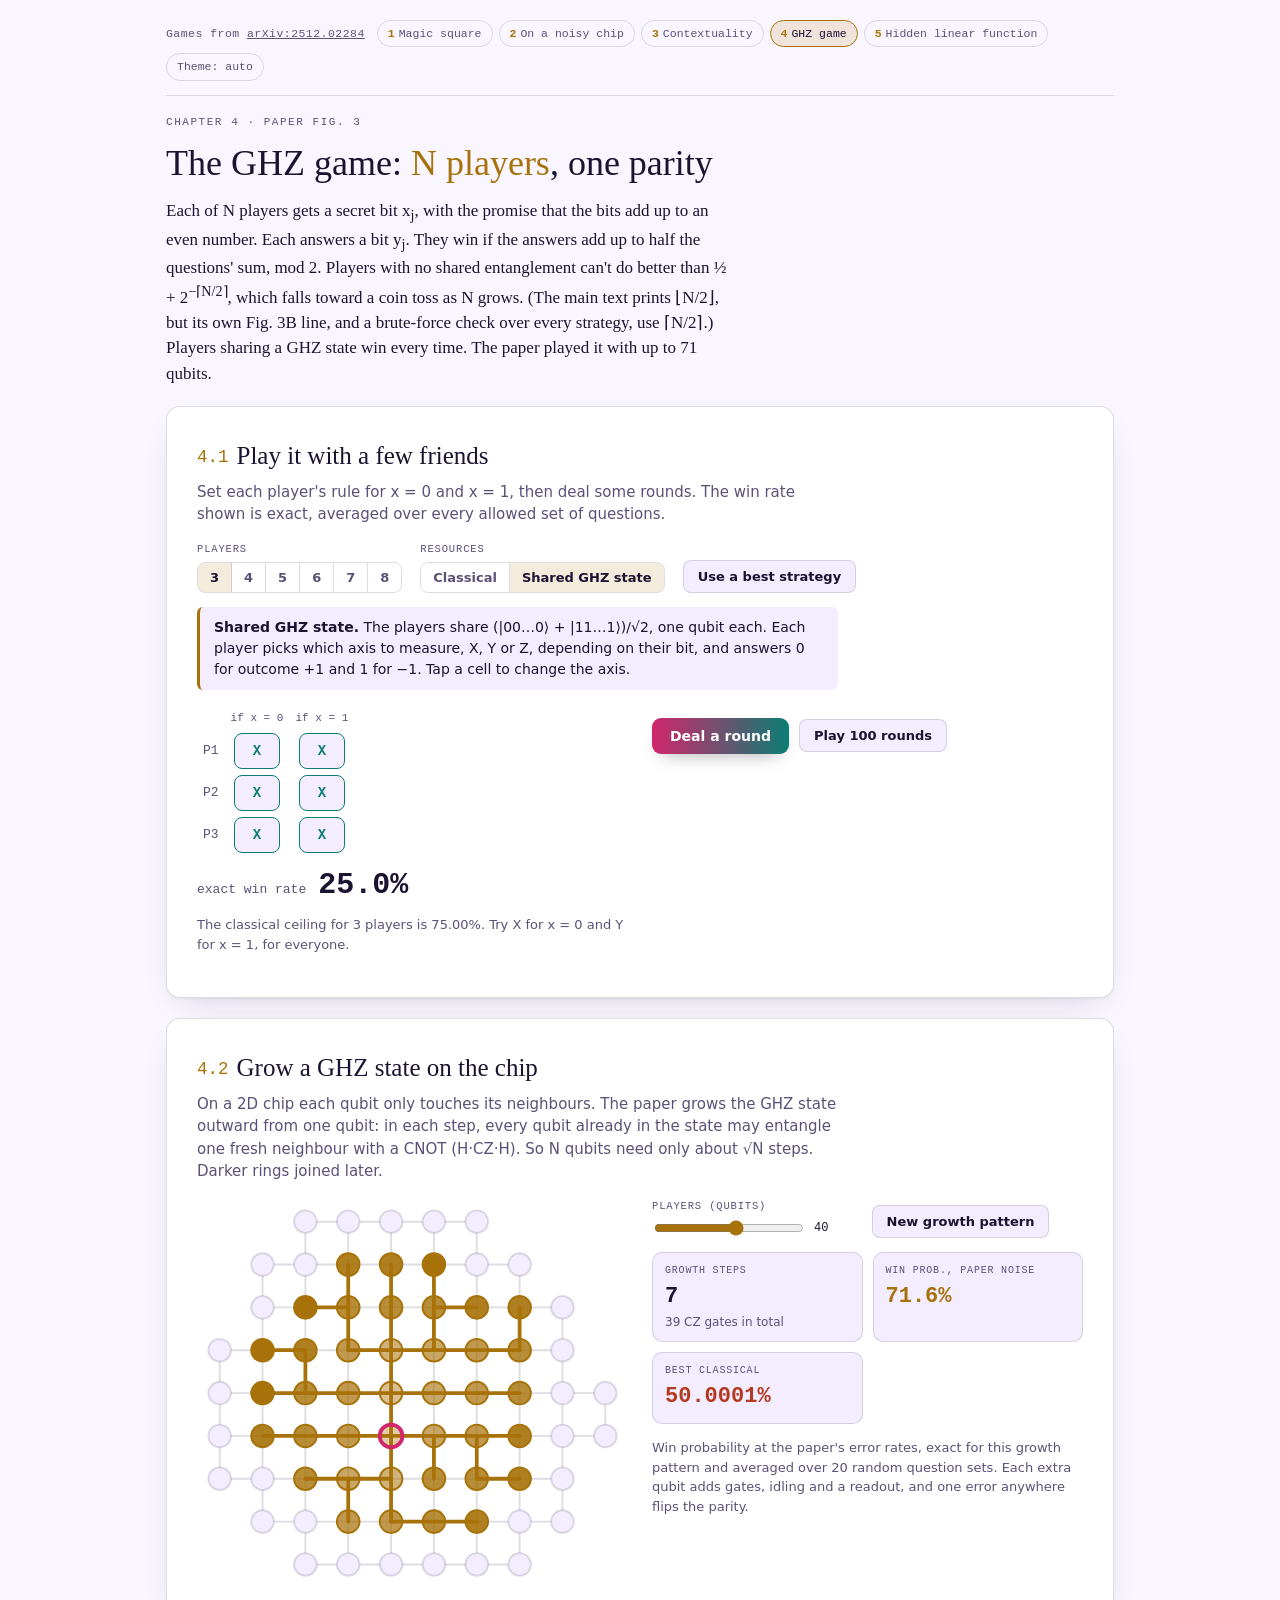
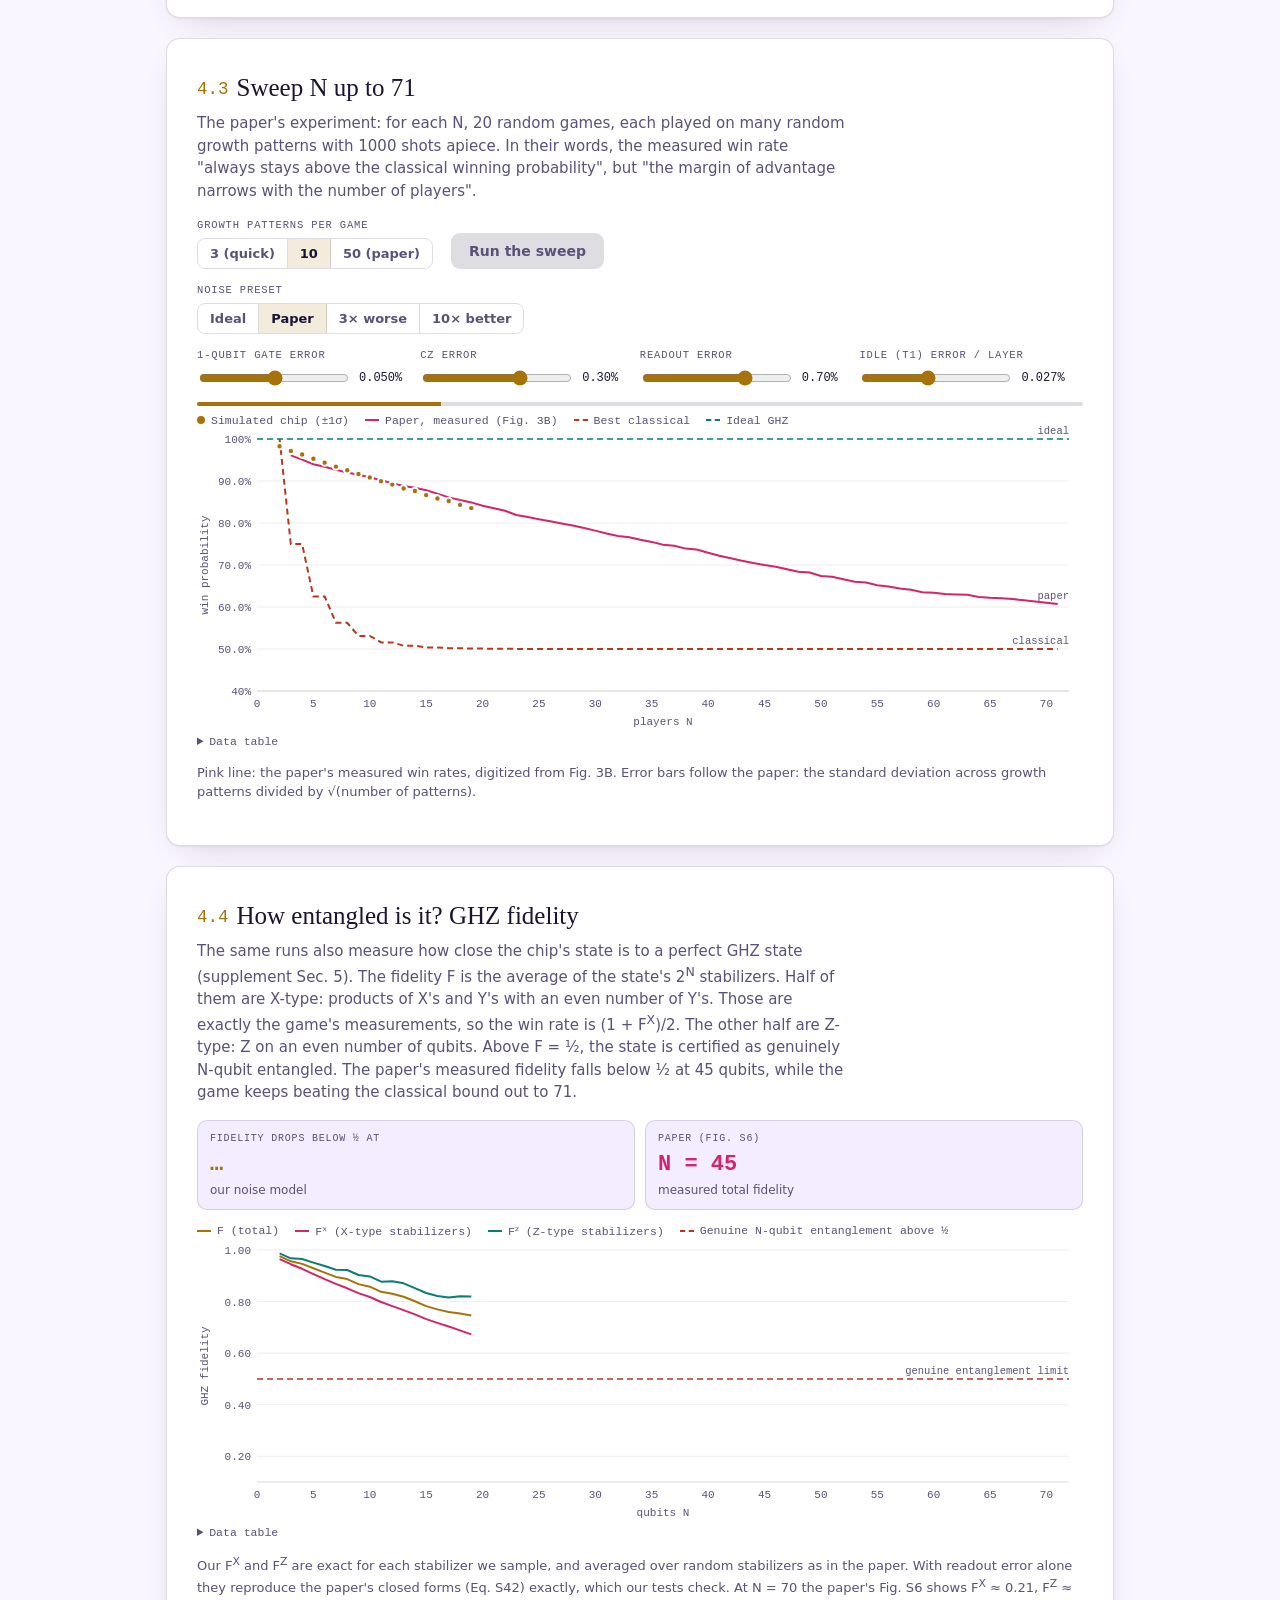
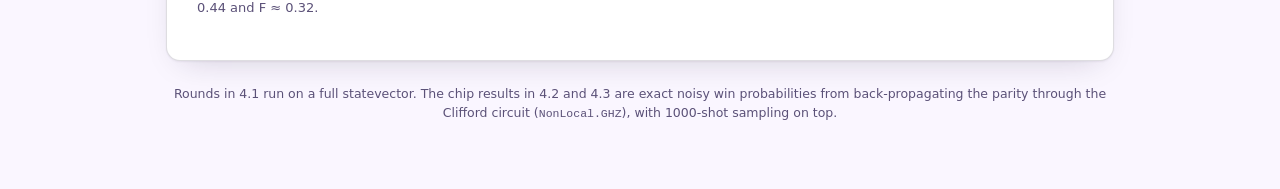
<file: quantum-games/magic-square/ghz.html>
<!doctype html>
<html lang="en">
<head>
<meta charset="utf-8">
<meta name="viewport" content="width=device-width, initial-scale=1">
<title>GHZ Parity Game</title>
<link rel="stylesheet" href="paper.css">
<style>
  .strat { border-collapse: collapse; font-family: var(--font-mono); font-size: 13px; }
  .strat th { font-weight: 500; color: var(--ink-dim); font-size: 11px; padding: 4px 6px; text-align: center; }
  .strat td { padding: 3px 6px; text-align: center; }
  .strat .pl { color: var(--ink-dim); text-align: right; }
  .sbtn { font: 700 14px var(--font-mono); width: 46px; height: 36px; border-radius: 8px; cursor: pointer; border: 1.5px solid var(--line); background: var(--bg-panel-2); color: var(--ink); }
  .sbtn.b0 { border-color: var(--bob); color: var(--bob); }
  .sbtn.b1 { border-color: var(--alice); color: var(--alice); }
  .sbtn.X { border-color: var(--bob); color: var(--bob); }
  .sbtn.Y { border-color: var(--alice); color: var(--alice); }
  .sbtn.Z { border-color: var(--ink-mute); color: var(--ink-mute); }
  .round { font-family: var(--font-mono); font-size: 13px; }
  .round .bits { display: flex; gap: 6px; flex-wrap: wrap; margin: 4px 0; }
  .round .bit { display: inline-flex; flex-direction: column; align-items: center; border: 1px solid var(--line); border-radius: 7px; padding: 3px 7px; min-width: 40px; }
  .round .bit small { color: var(--ink-dim); font-size: 10px; }
  .chip { width: 100%; max-width: 440px; }
  .chip svg { width: 100%; height: auto; display: block; }
  .bigwin { font: 700 30px var(--font-mono); font-variant-numeric: tabular-nums; }
</style>
</head>
<body>
<div class="wrap">
  <header class="page">
    <span class="eyebrow">Chapter 4 · paper Fig. 3</span>
    <h1>The GHZ game: <em>N players</em>, one parity</h1>
    <p>Each of N players gets a secret bit x<sub>j</sub>, with the promise that the bits add up to an even number. Each answers a bit y<sub>j</sub>. They win if the answers add up to half the questions' sum, mod 2. Players with no shared entanglement can't do better than ½ + 2<sup>−⌈N/2⌉</sup>, which falls toward a coin toss as N grows. (The main text prints ⌊N/2⌋, but its own Fig. 3B line, and a brute-force check over every strategy, use ⌈N/2⌉.) Players sharing a GHZ state win every time. The paper played it with up to 71 qubits.</p>
  </header>

  <section class="card">
    <h2><span class="num">4.1</span>Play it with a few friends</h2>
    <p class="lede">Set each player's rule for x = 0 and x = 1, then deal some rounds. The win rate shown is exact, averaged over every allowed set of questions.</p>
    <div class="controls">
      <div class="control"><span class="lab">Players</span><div id="n-seg"></div></div>
      <div class="control"><span class="lab">Resources</span><div id="mode-seg"></div></div>
      <div class="control"><button class="ghost" id="optimal" type="button">Use a best strategy</button></div>
    </div>
    <div class="rule-card" id="mode-help"></div>
    <div class="two-col">
      <div>
        <table class="strat" id="strat"></table>
        <div class="chi-line" style="margin-top:12px"><span class="small mono">exact win rate</span> <span class="bigwin" id="win-rate">—</span></div>
        <p class="small" id="win-note"></p>
      </div>
      <div>
        <div class="btn-row">
          <button class="primary" id="deal" type="button">Deal a round</button>
          <button class="ghost" id="deal100" type="button">Play 100 rounds</button>
        </div>
        <div class="round" id="round"></div>
        <div id="round-circuit"></div>
        <p class="small" id="tally"></p>
      </div>
    </div>
  </section>

  <section class="card">
    <h2><span class="num">4.2</span>Grow a GHZ state on the chip</h2>
    <p class="lede">On a 2D chip each qubit only touches its neighbours. The paper grows the GHZ state outward from one qubit: in each step, every qubit already in the state may entangle one fresh neighbour with a CNOT (H·CZ·H). So N qubits need only about √N steps. Darker rings joined later.</p>
    <div class="two-col">
      <div class="chip" id="chip"></div>
      <div>
        <div class="controls">
          <div class="control"><label for="n-range">Players (qubits)</label>
            <div class="range-row"><input type="range" id="n-range" min="2" max="71" value="40"><output id="n-out" for="n-range">40</output></div></div>
          <div class="control"><button class="ghost" id="regrow" type="button">New growth pattern</button></div>
        </div>
        <div class="tiles" id="chip-tiles"></div>
        <p class="small">Win probability at the paper's error rates, exact for this growth pattern and averaged over 20 random question sets. Each extra qubit adds gates, idling and a readout, and one error anywhere flips the parity.</p>
      </div>
    </div>
  </section>

  <section class="card">
    <h2><span class="num">4.3</span>Sweep N up to 71</h2>
    <p class="lede">The paper's experiment: for each N, 20 random games, each played on many random growth patterns with 1000 shots apiece. In their words, the measured win rate "always stays above the classical winning probability", but "the margin of advantage narrows with the number of players".</p>
    <div class="controls">
      <div class="control"><span class="lab">Growth patterns per game</span><div id="pat-seg"></div></div>
      <div class="control"><button class="primary" id="sweep" type="button">Run the sweep</button></div>
    </div>
    <div id="noise"></div>
    <div class="progress" aria-hidden="true"><i id="prog"></i></div>
    <div id="sweep-chart"></div>
    <p class="small">Pink line: the paper's measured win rates, digitized from Fig. 3B. Error bars follow the paper: the standard deviation across growth patterns divided by &radic;(number of patterns).</p>
  </section>

  <section class="card">
    <h2><span class="num">4.4</span>How entangled is it? GHZ fidelity</h2>
    <p class="lede">The same runs also measure how close the chip's state is to a perfect GHZ state (supplement Sec. 5). The fidelity F is the average of the state's 2<sup>N</sup> stabilizers. Half of them are X-type: products of X's and Y's with an even number of Y's. Those are exactly the game's measurements, so the win rate is (1 + F<sup>X</sup>)/2. The other half are Z-type: Z on an even number of qubits. Above F = ½, the state is certified as genuinely N-qubit entangled. The paper's measured fidelity falls below ½ at 45 qubits, while the game keeps beating the classical bound out to 71.</p>
    <div class="tiles" id="fid-tiles"></div>
    <div id="fid-chart"></div>
    <p class="small">Our F<sup>X</sup> and F<sup>Z</sup> are exact for each stabilizer we sample, and averaged over random stabilizers as in the paper. With readout error alone they reproduce the paper's closed forms (Eq. S42) exactly, which our tests check. At N = 70 the paper's Fig. S6 shows F<sup>X</sup> &asymp; 0.21, F<sup>Z</sup> &asymp; 0.44 and F &asymp; 0.32.</p>
  </section>

  <footer class="note">Rounds in 4.1 run on a full statevector. The chip results in 4.2 and 4.3 are exact noisy win probabilities from back-propagating the parity through the Clifford circuit (<code>NonLocal.GHZ</code>), with 1000-shot sampling on top.</footer>
</div>

<script src="../nonlocal.js"></script>
<script src="paper-ui.js"></script>
<script>
(function () {
  "use strict";
  var NL = window.NonLocal, UI = window.PaperUI, GHZ = NL.GHZ, C = NL.Clifford;
  UI.nav("ghz");
  var rnd = NL.rng();

  // ---------- 4.1 ----------
  var g = { N: 3, mode: "quantum", cl: null, qb: null, tally: { r: 0, w: 0 } };
  function defaults() {
    g.cl = []; g.qb = [];
    for (var j = 0; j < g.N; j++) { g.cl.push([0, 1]); g.qb.push(["X", "X"]); }
  }
  function optimal() {
    for (var j = 0; j < g.N; j++) {
      // best classical: half the players (rounded down) answer y = x, the rest answer 0
      g.cl[j] = j < Math.floor(g.N / 2) ? [0, 1] : [0, 0];
      g.qb[j] = ["X", "Y"];
    }
    bestClassicalSearch();
  }
  // The closed-form rule above is optimal for some N; otherwise search the
  // small strategy space (who copies x, plus a constant) for a best one.
  function bestClassicalSearch() {
    if (GHZ.classicalWin(g.cl) >= GHZ.classicalBound(g.N) - 1e-12) return;
    var ins = GHZ.evenInputs(g.N), best = -1, bestS = 0, bestC = 0;
    for (var S = 0; S < (1 << g.N); S++) for (var c = 0; c < 2; c++) {
      var w = 0;
      ins.forEach(function (x) { if (((NL.popcount(x & S) + c) & 1) === GHZ.target(x)) w++; });
      if (w > best) { best = w; bestS = S; bestC = c; }
    }
    for (var j = 0; j < g.N; j++) g.cl[j] = (bestS >> j) & 1 ? [0, 1] : [0, 0];
    if (bestC) g.cl[0] = [1 - g.cl[0][0], 1 - g.cl[0][1]];
  }
  UI.seg(document.getElementById("n-seg"), [3, 4, 5, 6, 7, 8].map(function (n) { return { value: n, label: String(n) }; }), g.N, function (n) { g.N = n; defaults(); g.tally = { r: 0, w: 0 }; renderStrat(); document.getElementById("round").innerHTML = ""; document.getElementById("round-circuit").innerHTML = ""; });
  UI.seg(document.getElementById("mode-seg"), [{ value: "classical", label: "Classical" }, { value: "quantum", label: "Shared GHZ state" }], g.mode, function (m) { g.mode = m; g.tally = { r: 0, w: 0 }; renderStrat(); });
  document.getElementById("optimal").addEventListener("click", function () { optimal(); renderStrat(); });

  function renderStrat() {
    var t = document.getElementById("strat"), q = g.mode === "quantum";
    document.getElementById("mode-help").innerHTML = q
      ? "<b>Shared GHZ state.</b> The players share (|00…0⟩ + |11…1⟩)/√2, one qubit each. Each player picks which axis to measure, X, Y or Z, depending on their bit, and answers 0 for outcome +1 and 1 for −1. Tap a cell to change the axis."
      : "<b>Classical.</b> Each player answers a fixed bit for each question (shared randomness doesn't help: the best random strategy is no better than the best fixed one). Tap a cell to flip the answer.";
    var html = "<tr><th></th><th>if x = 0</th><th>if x = 1</th></tr>";
    for (var j = 0; j < g.N; j++) {
      html += '<tr><td class="pl">P' + (j + 1) + "</td>";
      for (var x = 0; x < 2; x++) {
        var v = q ? g.qb[j][x] : g.cl[j][x];
        html += '<td><button type="button" class="sbtn ' + (q ? v : "b" + v) + '" data-j="' + j + '" data-x="' + x + '" aria-label="Player ' + (j + 1) + " if x=" + x + ": " + (q ? "measure " + v : "answer " + v) + '">' + (q ? v : v) + "</button></td>";
      }
      html += "</tr>";
    }
    t.innerHTML = html;
    Array.prototype.forEach.call(t.querySelectorAll("button"), function (b) {
      b.addEventListener("click", function () {
        var j = +b.getAttribute("data-j"), x = +b.getAttribute("data-x");
        if (q) g.qb[j][x] = { X: "Y", Y: "Z", Z: "X" }[g.qb[j][x]]; else g.cl[j][x] ^= 1;
        g.tally = { r: 0, w: 0 };
        renderStrat();
      });
    });
    var w = q ? GHZ.quantumWin(g.qb) : GHZ.classicalWin(g.cl), bound = GHZ.classicalBound(g.N);
    var el = document.getElementById("win-rate");
    el.textContent = UI.pct(w, 1);
    el.style.color = w > bound + 1e-9 ? "var(--quantum)" : w >= bound - 1e-9 ? "var(--bob)" : "var(--ink)";
    document.getElementById("win-note").innerHTML = q
      ? (w > 0.9999 ? "Perfect. The GHZ state is unchanged by any product of X's and Y's with an even number of Y's: its value is −1 when the number of Y's is 2 mod 4, and +1 otherwise. So the parity of the answers is fixed." :
         "The classical ceiling for " + g.N + " players is " + UI.pct(bound, 2) + ". Try X for x = 0 and Y for x = 1, for everyone.")
      : (w >= bound - 1e-9 ? "That's the classical ceiling for " + g.N + " players, ½ + 2<sup>−⌈" + g.N + "/2⌉</sup> = " + UI.pct(bound, 2) + ", checked by brute force over all strategies in our tests." :
         "The best any classical strategy can do for " + g.N + " players is " + UI.pct(bound, 2) + ".");
    renderTally();
  }
  function renderTally() {
    document.getElementById("tally").textContent = g.tally.r ? "Rounds played: " + g.tally.r + ", won " + g.tally.w + " (" + UI.pct(g.tally.w / g.tally.r, 1) + ")" : "";
  }
  function playOne() {
    var x = GHZ.randomInput(g.N, rnd), y, par;
    if (g.mode === "quantum") { var res = GHZ.playRound(g.qb, x, rnd); y = res.y; par = res.parity; }
    else { y = []; par = 0; for (var j = 0; j < g.N; j++) { y.push(g.cl[j][(x >> j) & 1]); par ^= y[j]; } }
    var target = GHZ.target(x), win = par === target;
    g.tally.r++; if (win) g.tally.w++;
    return { x: x, y: y, par: par, target: target, win: win };
  }
  function showRound(r) {
    var sx = NL.popcount(r.x), html = '<div class="bits">';
    for (var j = 0; j < g.N; j++) html += '<span class="bit"><small>P' + (j + 1) + "</small>x=" + ((r.x >> j) & 1) + "<b>y=" + r.y[j] + "</b>" + (g.mode === "quantum" ? "<small>" + g.qb[j][(r.x >> j) & 1] + "</small>" : "") + "</span>";
    html += "</div>";
    html += "<div>Σx = " + sx + ", so the answers must have parity " + sx + "/2 mod 2 = <b>" + r.target + "</b>. They have parity <b>" + r.par + "</b>. " +
      '<span class="badge ' + (r.win ? "win" : "lose") + '">' + (r.win ? "WIN" : "LOSE") + "</span></div>";
    document.getElementById("round").innerHTML = html;
    if (g.mode === "quantum") {
      var pat = GHZ.growth(g.N, NL.rng(g.N)), Cc = C.circuit(g.N);
      C.add(Cc, [C.op("H", pat.root)]);
      pat.layers.forEach(function (layer) { C.cxMoments(layer).forEach(function (m) { C.add(Cc, m); }); });
      var ss = [], hs = [];
      for (var k = 0; k < g.N; k++) { var b = g.qb[k][(r.x >> k) & 1]; if (b === "Y") ss.push(C.op("S", k)); if (b !== "Z") hs.push(C.op("H", k)); }
      C.add(Cc, ss); C.add(Cc, hs);
      var labels = []; for (var q = 0; q < g.N; q++) labels.push("P" + (q + 1));
      UI.drawCircuit(document.getElementById("round-circuit"), Cc, labels, { rowH: 24 });
    } else document.getElementById("round-circuit").innerHTML = "";
    renderTally();
  }
  document.getElementById("deal").addEventListener("click", function () { showRound(playOne()); });
  document.getElementById("deal100").addEventListener("click", function () { var r; for (var i = 0; i < 100; i++) r = playOne(); showRound(r); });
  defaults(); renderStrat();

  // ---------- 4.2 chip ----------
  var chip = { N: 40, pat: null, lat: NL.lattice(72) };
  function regrow() { chip.pat = GHZ.growth(chip.N, rnd); drawChip(); }
  function drawChip() {
    var L = chip.lat, pts = L.pts, minx = 1e9, maxx = -1e9, miny = 1e9, maxy = -1e9;
    pts.forEach(function (p) { minx = Math.min(minx, p[0]); maxx = Math.max(maxx, p[0]); miny = Math.min(miny, p[1]); maxy = Math.max(maxy, p[1]); });
    var sc = 34, pad = 18, W = (maxx - minx) * sc + 2 * pad, H = (maxy - miny) * sc + 2 * pad;
    function X(p) { return pad + (p[0] - minx) * sc; } function Y(p) { return pad + (p[1] - miny) * sc; }
    var layerOf = {}, pat = chip.pat, nL = pat.layers.length; layerOf[pat.root] = 0;
    pat.layers.forEach(function (layer, li) { layer.forEach(function (pr) { layerOf[pr[1]] = li + 1; }); });
    var svg = '<svg viewBox="0 0 ' + W + " " + H + '" role="img" aria-label="Chip lattice with the GHZ growth pattern">';
    L.edges.forEach(function (e) { svg += '<line x1="' + X(pts[e.a]) + '" y1="' + Y(pts[e.a]) + '" x2="' + X(pts[e.b]) + '" y2="' + Y(pts[e.b]) + '" stroke="var(--line)" stroke-width="1.5"/>'; });
    pat.layers.forEach(function (layer) { layer.forEach(function (pr) { svg += '<line x1="' + X(pts[pr[0]]) + '" y1="' + Y(pts[pr[0]]) + '" x2="' + X(pts[pr[1]]) + '" y2="' + Y(pts[pr[1]]) + '" stroke="var(--quantum)" stroke-width="3" stroke-linecap="round"/>'; }); });
    pts.forEach(function (p, i) {
      var inG = layerOf[i] !== undefined, op = inG ? (0.35 + 0.65 * layerOf[i] / Math.max(1, nL)).toFixed(2) : 0;
      svg += '<circle cx="' + X(p) + '" cy="' + Y(p) + '" r="9" fill="' + (inG ? "var(--quantum)" : "var(--bg-panel-2)") + '" fill-opacity="' + (inG ? op : 1) + '" stroke="' + (i === pat.root ? "var(--alice)" : inG ? "var(--quantum)" : "var(--line)") + '" stroke-width="' + (i === pat.root ? 3 : 1.5) + '"><title>qubit ' + i + (inG ? ", joined at step " + layerOf[i] : ", unused") + "</title></circle>";
    });
    document.getElementById("chip").innerHTML = svg + "</svg>";
    var p = 0, r2 = NL.rng(chip.N * 7919);
    for (var k = 0; k < 20; k++) p += GHZ.winProbBits(pat, GHZ.randomInputBits(chip.N, r2), C.PAPER_NOISE) / 20;
    var nCZ = pat.layers.reduce(function (s, l) { return s + l.length; }, 0);
    document.getElementById("chip-tiles").innerHTML =
      '<div class="tile"><div class="cap">Growth steps</div><div class="val">' + nL + '</div><div class="sub">' + nCZ + " CZ gates in total</div></div>" +
      '<div class="tile q"><div class="cap">Win prob., paper noise</div><div class="val">' + UI.pct(p, 1) + "</div></div>" +
      '<div class="tile c"><div class="cap">Best classical</div><div class="val">' + UI.pct(GHZ.classicalBound(chip.N), chip.N > 20 ? 4 : 1) + "</div></div>";
  }
  var nr = document.getElementById("n-range");
  nr.addEventListener("input", function () { chip.N = +nr.value; document.getElementById("n-out").textContent = nr.value; regrow(); });
  document.getElementById("regrow").addEventListener("click", regrow);
  regrow();

  // ---------- 4.3 sweep ----------
  var sw = { patterns: 10, noise: Object.assign({}, C.PAPER_NOISE), job: null, data: [] };
  UI.seg(document.getElementById("pat-seg"), [{ value: 3, label: "3 (quick)" }, { value: 10, label: "10" }, { value: 50, label: "50 (paper)" }], sw.patterns, function (v) { sw.patterns = v; });
  UI.noisePanel(document.getElementById("noise"), [
    { key: "p1", label: "1-qubit gate error", max: 0.02 },
    { key: "p2", label: "CZ error", max: 0.05 },
    { key: "readout", label: "Readout error", max: 0.1 },
    { key: "idle", label: "Idle (T1) error / layer", max: 0.02 }
  ], C.PAPER_NOISE, function (v) { sw.noise = v; startSweep(); });
  document.getElementById("sweep").addEventListener("click", startSweep);
  var NS = [];
  for (var n = 2; n <= 71; n++) NS.push(n);
  // Supplement Sec. 5C: for each N, `patterns` random growth patterns,
  // 20 games on each, 1000 shots per game; sigma_N = SD over patterns / sqrt(#patterns).
  // F^X comes free from the exact game probabilities (P_w = (1 + F^X)/2);
  // F^Z samples two random Z-type stabilizers per pattern.
  function startSweep() {
    if (sw.job) sw.job.cancel();
    sw.data = [];
    var ni = 0, pi = 0, gi = 0, GAMES = 20, SHOTS = 1000, ZS = 2, r = NL.rng(), lastDraw = 0, pat = null;
    var perPat = [], patAcc = 0, fx = 0, fz = 0, nfx = 0, nfz = 0;
    var total = NS.length * sw.patterns * GAMES, doneUnits = 0;
    document.getElementById("sweep").disabled = true;
    sw.job = UI.job(function () {
      var N = NS[ni];
      if (gi === 0) {
        pat = GHZ.growth(N, r);
        for (var z = 0; z < ZS; z++) { fz += GHZ.zStabilizer(pat, GHZ.randomEvenSubset(N, r), sw.noise); nfz++; }
      }
      var p = GHZ.winProbBits(pat, GHZ.randomInputBits(N, r), sw.noise);
      fx += 2 * p - 1; nfx++;
      patAcc += NL.binomial(SHOTS, p, r) / SHOTS;
      doneUnits++;
      if (++gi >= GAMES) { perPat.push(patAcc / GAMES); patAcc = 0; gi = 0; pi++; }
      if (pi >= sw.patterns) {
        var m = perPat.reduce(function (s, v) { return s + v; }, 0) / perPat.length;
        var sd = Math.sqrt(perPat.reduce(function (s, v) { return s + (v - m) * (v - m); }, 0) / Math.max(1, perPat.length - 1));
        var FX = fx / nfx, FZ = fz / nfz;
        sw.data.push({ N: N, mean: m, se: sd / Math.sqrt(perPat.length), FX: FX, FZ: FZ, F: (FX + FZ) / 2 });
        perPat = []; pi = 0; fx = fz = nfx = nfz = 0; ni++;
      }
      return ni >= NS.length ? 1 : doneUnits / total;
    }, {
      onProgress: function (f) {
        document.getElementById("prog").style.width = (f * 100).toFixed(1) + "%";
        var now = performance.now(); if (now - lastDraw > 200 || f >= 1) { lastDraw = now; drawSweep(); }
      },
      onDone: function () { document.getElementById("sweep").disabled = false; drawSweep(); }
    });
  }
  var PAPER_PTS = NL.PAPER.ghz.fig3B.map(function (v, i) { return { x: NL.PAPER.ghz.fig3BStart + i, y: v }; });
  function drawSweep() {
    var bound = NS.map(function (N) { return { x: N, y: GHZ.classicalBound(N) }; });
    UI.lineChart(document.getElementById("sweep-chart"), {
      height: 300,
      x: { min: 0, max: 72, label: "players N", fmt: function (v) { return String(v); } },
      y: { min: 0.4, max: 1.0, label: "win probability", fmt: function (v) { return (v * 100).toFixed(v === 1 || v === 0.4 ? 0 : 1) + "%"; }, fmtErr: function (v) { return (v * 100).toFixed(2) + "%"; } },
      series: [{ name: "Simulated chip (±1σ)", color: "var(--quantum)", kind: "dots", r: 3.2, points: sw.data.map(function (d) { return { x: d.N, y: d.mean, lo: d.mean - d.se, hi: d.mean + d.se }; }) }],
      refs: [{ points: PAPER_PTS, name: "Paper, measured (Fig. 3B)", label: "paper", color: "var(--alice)" },
             { points: bound, name: "Best classical", label: "classical", color: "var(--mismatch)", dash: true },
             { y: 1, name: "Ideal GHZ", label: "ideal", color: "var(--bob)", dash: true }],
      tableHead: ["N", "win prob.", "±1σ", "paper", "best classical"],
      tableRows: sw.data.map(function (d) { var pp = NL.PAPER.ghz.fig3B[d.N - 3]; return [d.N, UI.pct(d.mean, 2), UI.pct(d.se, 2), pp != null ? UI.pct(pp, 1) : "—", UI.pct(GHZ.classicalBound(d.N), 4)]; })
    });
    var cross = null;
    for (var i = 0; i < sw.data.length; i++) if (sw.data[i].F < 0.5) { cross = sw.data[i].N; break; }
    document.getElementById("fid-tiles").innerHTML =
      '<div class="tile q"><div class="cap">Fidelity drops below ½ at</div><div class="val">' + (cross ? "N = " + cross : sw.data.length && sw.data[sw.data.length - 1].N < 71 ? "…" : "not below ½") + '</div><div class="sub">our noise model</div></div>' +
      '<div class="tile p"><div class="cap">Paper (Fig. S6)</div><div class="val">N = ' + NL.PAPER.ghz.fidelityBelowHalfAt + '</div><div class="sub">measured total fidelity</div></div>';
    UI.lineChart(document.getElementById("fid-chart"), {
      height: 280,
      x: { min: 0, max: 72, label: "qubits N", fmt: function (v) { return String(v); } },
      y: { min: 0.1, max: 1.0, label: "GHZ fidelity", fmt: function (v) { return v.toFixed(2); } },
      series: [
        { name: "F (total)", color: "var(--quantum)", kind: "line", points: sw.data.map(function (d) { return { x: d.N, y: d.F }; }) },
        { name: "Fˣ (X-type stabilizers)", color: "var(--alice)", kind: "line", points: sw.data.map(function (d) { return { x: d.N, y: d.FX }; }) },
        { name: "Fᶻ (Z-type stabilizers)", color: "var(--bob)", kind: "line", points: sw.data.map(function (d) { return { x: d.N, y: d.FZ }; }) }
      ],
      refs: [{ y: 0.5, name: "Genuine N-qubit entanglement above ½", label: "genuine entanglement limit", color: "var(--mismatch)", dash: true }],
      tableHead: ["N", "F", "Fˣ", "Fᶻ"],
      tableRows: sw.data.map(function (d) { return [d.N, d.F.toFixed(3), d.FX.toFixed(3), d.FZ.toFixed(3)]; })
    });
  }
  UI.onResize(document.getElementById("sweep-chart"), drawSweep);
  UI.onResize(document.getElementById("fid-chart"), drawSweep);
  startSweep();
})();
</script>
</body>
</html>
</file>
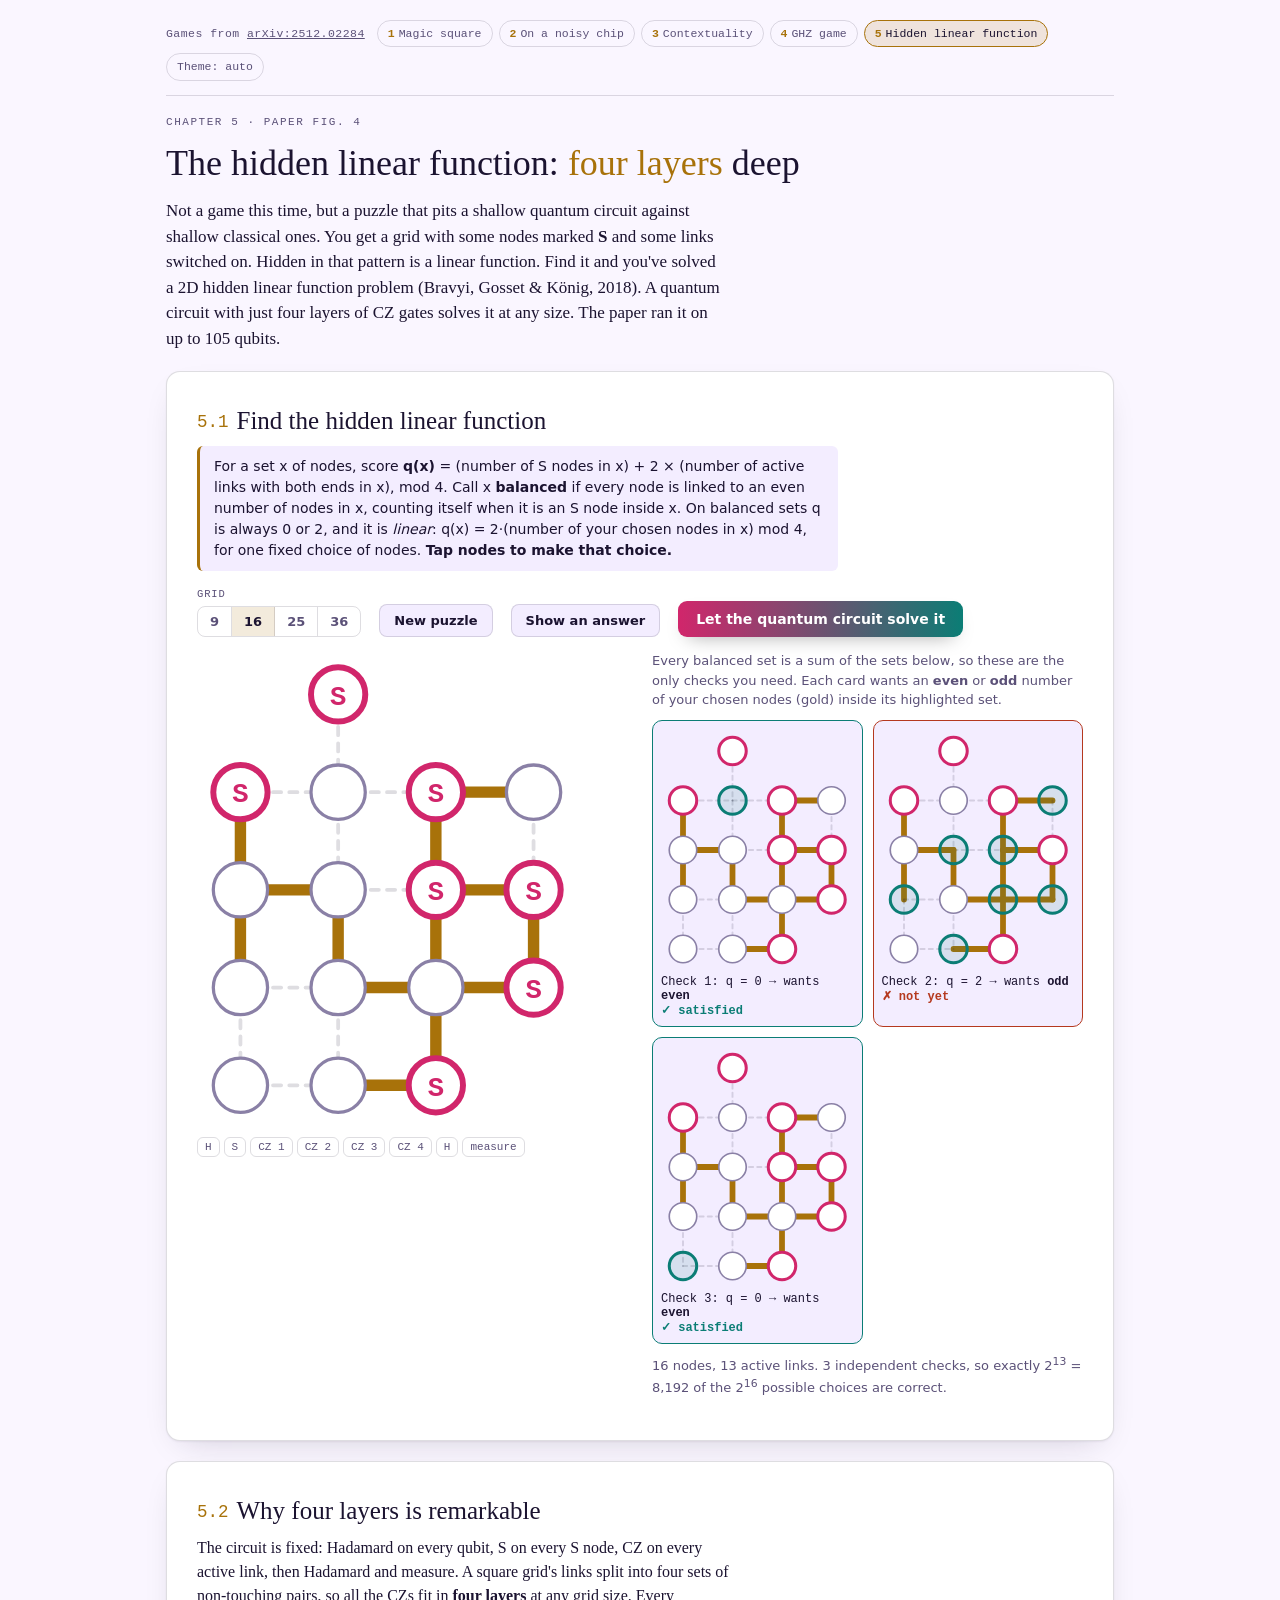
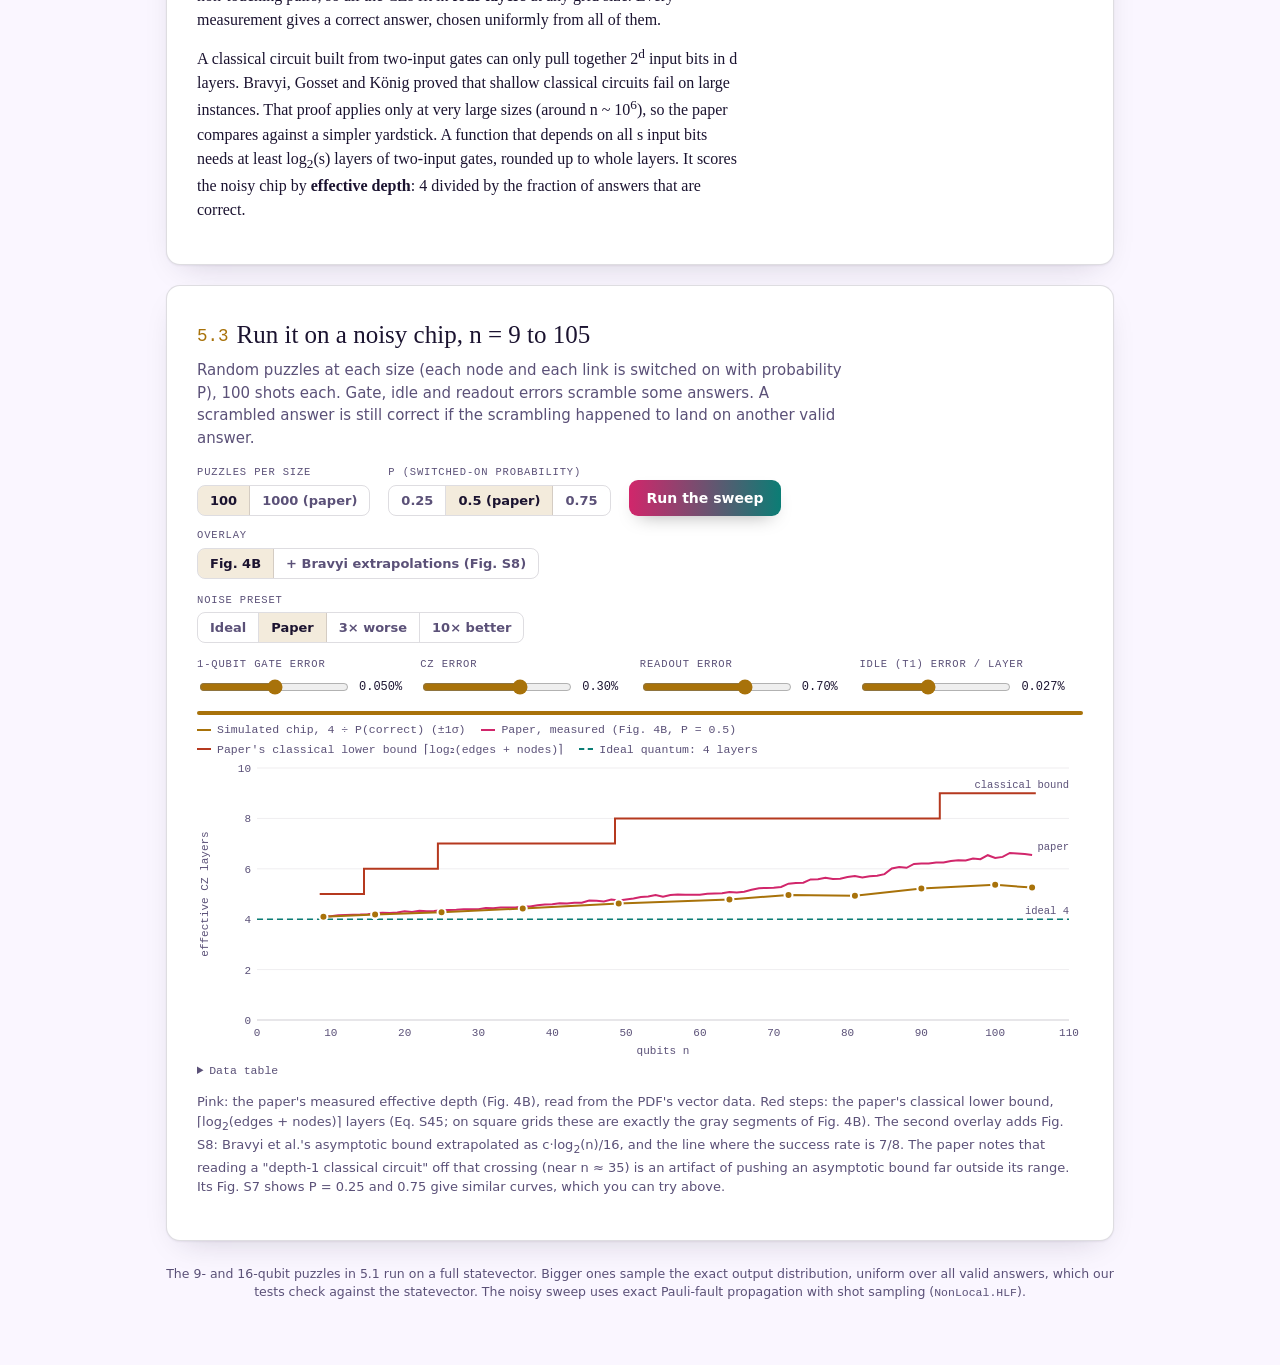
<file: quantum-games/magic-square/hlf.html>
<!doctype html>
<html lang="en">
<head>
<meta charset="utf-8">
<meta name="viewport" content="width=device-width, initial-scale=1">
<title>Hidden Linear Function</title>
<link rel="stylesheet" href="paper.css">
<style>
  .board { width: 100%; max-width: 380px; }
  .board svg { width: 100%; height: auto; display: block; touch-action: manipulation; }
  .node { cursor: pointer; }
  .cards { display: grid; grid-template-columns: repeat(auto-fill, minmax(150px, 1fr)); gap: 10px; margin-top: 10px; }
  .kcard { border: 1.5px solid var(--line); border-radius: 10px; padding: 8px; background: var(--bg-panel-2); font: 12px var(--font-mono); }
  .kcard.ok { border-color: var(--bob); }
  .kcard.bad { border-color: var(--mismatch); }
  .kcard svg { width: 100%; height: auto; display: block; margin-bottom: 4px; }
  .kcard .st { font-weight: 700; }
  .kcard.ok .st { color: var(--bob); }
  .kcard.bad .st { color: var(--mismatch); }
  .stage-strip { display: flex; gap: 4px; flex-wrap: wrap; margin: 8px 0; font: 11px var(--font-mono); }
  .stage-strip span { border: 1px solid var(--line); border-radius: 6px; padding: 3px 7px; color: var(--ink-dim); }
  .stage-strip span.on { border-color: var(--quantum); background: var(--quantum-soft); color: var(--ink); }
  .win-banner { font: 600 15px var(--font-body); margin: 8px 0; }
</style>
</head>
<body>
<div class="wrap">
  <header class="page">
    <span class="eyebrow">Chapter 5 · paper Fig. 4</span>
    <h1>The hidden linear function: <em>four layers</em> deep</h1>
    <p>Not a game this time, but a puzzle that pits a shallow quantum circuit against shallow classical ones. You get a grid with some nodes marked <b>S</b> and some links switched on. Hidden in that pattern is a linear function. Find it and you've solved a 2D hidden linear function problem (Bravyi, Gosset &amp; König, 2018). A quantum circuit with just four layers of CZ gates solves it at any size. The paper ran it on up to 105 qubits.</p>
  </header>

  <section class="card">
    <h2><span class="num">5.1</span>Find the hidden linear function</h2>
    <div class="rule-card">For a set x of nodes, score <b>q(x)</b> = (number of S nodes in x) + 2 × (number of active links with both ends in x), mod 4. Call x <b>balanced</b> if every node is linked to an even number of nodes in x, counting itself when it is an S node inside x. On balanced sets q is always 0 or 2, and it is <em>linear</em>: q(x) = 2·(number of your chosen nodes in x) mod 4, for one fixed choice of nodes. <b>Tap nodes to make that choice.</b></div>
    <div class="controls">
      <div class="control"><span class="lab">Grid</span><div id="size-seg"></div></div>
      <div class="control"><button class="ghost" id="new" type="button">New puzzle</button></div>
      <div class="control"><button class="ghost" id="reveal" type="button">Show an answer</button></div>
      <div class="control"><button class="primary" id="qrun" type="button">Let the quantum circuit solve it</button></div>
    </div>
    <div class="two-col">
      <div>
        <div class="board" id="board"></div>
        <div class="stage-strip" id="stages"></div>
        <div class="win-banner" id="banner"></div>
      </div>
      <div>
        <p class="small" style="margin:0">Every balanced set is a sum of the sets below, so these are the only checks you need. Each card wants an <b>even</b> or <b>odd</b> number of your chosen nodes (gold) inside its highlighted set.</p>
        <div class="cards" id="cards"></div>
        <p class="small" id="count-note" style="margin-top:10px"></p>
      </div>
    </div>
  </section>

  <section class="card">
    <h2><span class="num">5.2</span>Why four layers is remarkable</h2>
    <div class="prose">
      <p>The circuit is fixed: Hadamard on every qubit, S on every S node, CZ on every active link, then Hadamard and measure. A square grid's links split into four sets of non-touching pairs, so all the CZs fit in <b>four layers</b> at any grid size. Every measurement gives a correct answer, chosen uniformly from all of them.</p>
      <p>A classical circuit built from two-input gates can only pull together 2<sup>d</sup> input bits in d layers. Bravyi, Gosset and König proved that shallow classical circuits fail on large instances. That proof applies only at very large sizes (around n ~ 10<sup>6</sup>), so the paper compares against a simpler yardstick. A function that depends on all s input bits needs at least log<sub>2</sub>(s) layers of two-input gates, rounded up to whole layers. It scores the noisy chip by <b>effective depth</b>: 4 divided by the fraction of answers that are correct.</p>
    </div>
  </section>

  <section class="card">
    <h2><span class="num">5.3</span>Run it on a noisy chip, n = 9 to 105</h2>
    <p class="lede">Random puzzles at each size (each node and each link is switched on with probability P), 100 shots each. Gate, idle and readout errors scramble some answers. A scrambled answer is still correct if the scrambling happened to land on another valid answer.</p>
    <div class="controls">
      <div class="control"><span class="lab">Puzzles per size</span><div id="ng-seg"></div></div>
      <div class="control"><span class="lab">P (switched-on probability)</span><div id="pg-seg"></div></div>
      <div class="control"><button class="primary" id="sweep" type="button">Run the sweep</button></div>
      <div class="control"><span class="lab">Overlay</span><div id="bravyi-seg"></div></div>
    </div>
    <div id="noise"></div>
    <div class="progress" aria-hidden="true"><i id="prog"></i></div>
    <div id="sweep-chart"></div>
    <p class="small">Pink: the paper's measured effective depth (Fig. 4B), read from the PDF's vector data. Red steps: the paper's classical lower bound, &lceil;log<sub>2</sub>(edges + nodes)&rceil; layers (Eq. S45; on square grids these are exactly the gray segments of Fig. 4B). The second overlay adds Fig. S8: Bravyi et al.'s asymptotic bound extrapolated as c·log<sub>2</sub>(n)/16, and the line where the success rate is 7/8. The paper notes that reading a "depth-1 classical circuit" off that crossing (near n &asymp; 35) is an artifact of pushing an asymptotic bound far outside its range. Its Fig. S7 shows P = 0.25 and 0.75 give similar curves, which you can try above.</p>
  </section>

  <footer class="note">The 9- and 16-qubit puzzles in 5.1 run on a full statevector. Bigger ones sample the exact output distribution, uniform over all valid answers, which our tests check against the statevector. The noisy sweep uses exact Pauli-fault propagation with shot sampling (<code>NonLocal.HLF</code>).</footer>
</div>

<script src="../nonlocal.js"></script>
<script src="paper-ui.js"></script>
<script>
(function () {
  "use strict";
  var NL = window.NonLocal, UI = window.PaperUI, HLF = NL.HLF, C = NL.Clifford, SV = NL.SV;
  UI.nav("hlf");
  var rnd = NL.rng();

  // ---------- 5.1 puzzle ----------
  var pz = { n: 16, inst: null, z: null, anim: null, stage: -1, solvedBy: null };
  function newPuzzle() {
    if (pz.anim) { clearTimeout(pz.anim); pz.anim = null; }
    // want at least two checks so the puzzle isn't trivial, but not a wall of cards
    var empty = new Uint32Array(HLF.words(pz.n));
    for (var t = 0; t < 400; t++) {
      pz.inst = HLF.instance(pz.n, 0.5, rnd);
      var k = pz.inst.kernel.length;
      if (k >= 2 && k <= 6 && !HLF.isSolution(pz.inst, empty)) break; // choosing nothing must not already win
    }
    pz.z = new Uint32Array(pz.inst.W); pz.stage = -1; pz.solvedBy = null;
    render();
  }
  function geom(inst, size) {
    var pts = inst.lattice.pts, mnx = 1e9, mxx = -1e9, mny = 1e9, mxy = -1e9;
    pts.forEach(function (p) { mnx = Math.min(mnx, p[0]); mxx = Math.max(mxx, p[0]); mny = Math.min(mny, p[1]); mxy = Math.max(mxy, p[1]); });
    var pad = size * 1.6, sc = size * 3.6, W = (mxx - mnx) * sc + 2 * pad, H = (mxy - mny) * sc + 2 * pad;
    return { W: W, H: H, x: function (i) { return pad + (pts[i][0] - mnx) * sc; }, y: function (i) { return pad + (pts[i][1] - mny) * sc; } };
  }
  var STAGES = ["H", "S", "CZ 1", "CZ 2", "CZ 3", "CZ 4", "H", "measure"];
  function boardSVG(inst, opts) {
    var G = geom(inst, opts.r), svg = '<svg viewBox="0 0 ' + G.W + " " + G.H + '"' + (opts.aria ? ' role="img" aria-label="' + opts.aria + '"' : ' aria-hidden="true"') + ">";
    var activeLayer = opts.stage >= 2 && opts.stage <= 5 ? opts.stage - 2 : -1;
    inst.lattice.edges.forEach(function (e) {
      var on = inst.edges.indexOf(e) >= 0;
      var col = on ? (e.layer === activeLayer ? "var(--alice)" : "var(--quantum)") : "var(--line)";
      svg += '<line x1="' + G.x(e.a) + '" y1="' + G.y(e.a) + '" x2="' + G.x(e.b) + '" y2="' + G.y(e.b) + '" stroke="' + col + '" stroke-width="' + (on ? opts.r * 0.42 : opts.r * 0.14) + '" stroke-linecap="round"' + (on ? "" : ' stroke-dasharray="' + opts.r * 0.3 + " " + opts.r * 0.3 + '"') + "/>";
    });
    for (var i = 0; i < inst.n; i++) {
      var hl = opts.highlight && HLF.bget(opts.highlight, i), zi = opts.z && HLF.bget(opts.z, i), sNode = inst.diag[i];
      var fill = zi ? "var(--quantum)" : hl ? "var(--bob-soft)" : "var(--bg-panel)";
      var stroke = hl ? "var(--bob)" : sNode ? "var(--alice)" : "var(--ink-mute)";
      var glow = (opts.stage === 0 || opts.stage === 6) || (opts.stage === 1 && sNode);
      svg += '<g class="' + (opts.clickable ? "node" : "") + '" data-i="' + i + '"' + (opts.clickable ? ' role="button" tabindex="0" aria-pressed="' + (zi ? "true" : "false") + '" aria-label="node ' + (i + 1) + (sNode ? ", S node" : "") + '"' : "") + ">";
      if (glow) svg += '<circle cx="' + G.x(i) + '" cy="' + G.y(i) + '" r="' + opts.r * 1.35 + '" fill="var(--quantum-soft)"/>';
      svg += '<circle cx="' + G.x(i) + '" cy="' + G.y(i) + '" r="' + opts.r + '" fill="' + fill + '" stroke="' + stroke + '" stroke-width="' + (hl || sNode ? opts.r * 0.22 : opts.r * 0.12) + '"/>';
      if (sNode && opts.labels) svg += '<text x="' + G.x(i) + '" y="' + (G.y(i) + opts.r * 0.38) + '" text-anchor="middle" style="font:700 ' + opts.r * 1.0 + 'px var(--font-mono);fill:' + (zi ? "#1b1330" : "var(--alice)") + ';pointer-events:none">S</text>';
      svg += "</g>";
    }
    return svg + "</svg>";
  }
  function render() {
    var inst = pz.inst, board = document.getElementById("board");
    board.innerHTML = boardSVG(inst, { r: 13, z: pz.z, clickable: pz.stage < 0 || pz.stage >= 7, labels: true, stage: pz.stage, aria: "puzzle grid" });
    Array.prototype.forEach.call(board.querySelectorAll("g.node"), function (gEl) {
      function toggle() { HLF.bflip(pz.z, +gEl.getAttribute("data-i")); pz.solvedBy = null; render(); }
      gEl.addEventListener("click", toggle);
      gEl.addEventListener("keydown", function (e) { if (e.key === "Enter" || e.key === " ") { e.preventDefault(); toggle(); } });
    });
    var strip = document.getElementById("stages");
    strip.innerHTML = STAGES.map(function (s, i) { return '<span class="' + (i === pz.stage ? "on" : "") + '">' + s + "</span>"; }).join("");
    var cards = document.getElementById("cards"), allOk = true, html = "";
    inst.kernel.forEach(function (v, k) {
      var need = HLF.q(inst, v) >> 1, have = HLF.bdot(pz.z, v), ok = need === have; if (!ok) allOk = false;
      html += '<div class="kcard ' + (ok ? "ok" : "bad") + '">' + boardSVG(inst, { r: 9, highlight: v, z: pz.z, labels: false, stage: -1 }) +
        "Check " + (k + 1) + ": q = " + (2 * need) + " → wants <b>" + (need ? "odd" : "even") + '</b><br><span class="st">' + (ok ? "✓ satisfied" : "✗ not yet") + "</span></div>";
    });
    cards.innerHTML = html;
    var rank = inst.n - inst.kernel.length;
    document.getElementById("count-note").innerHTML = inst.n + " nodes, " + inst.edges.length + " active links. " + inst.kernel.length + " independent checks, so exactly 2<sup>" + rank + "</sup> = " + Math.pow(2, rank).toLocaleString() + " of the 2<sup>" + inst.n + "</sup> possible choices are correct.";
    document.getElementById("banner").innerHTML = allOk
      ? '<span class="ok-text">✓ Solved' + (pz.solvedBy ? " by " + pz.solvedBy : "") + ".</span> That set of nodes is the hidden linear function."
      : "";
  }
  function runQuantum() {
    if (pz.anim) clearTimeout(pz.anim);
    pz.z = new Uint32Array(pz.inst.W); pz.stage = 0; pz.solvedBy = null; render();
    var out;
    if (pz.inst.n <= 16) {
      // the real thing: statevector of the 4-layer circuit, one Born-rule shot
      var s = SV.runCircuit(HLF.circuit(pz.inst)), p = SV.probs(s), x = rnd(), acc = 0, idx = 0;
      for (idx = 0; idx < p.length; idx++) { acc += p[idx]; if (x < acc) break; }
      out = new Uint32Array(pz.inst.W); for (var i = 0; i < pz.inst.n; i++) if ((idx >> i) & 1) HLF.bflip(out, i);
      pz.method = "the 4-layer circuit (statevector, one shot)";
    } else { out = HLF.idealSample(pz.inst, rnd); pz.method = "the 4-layer circuit (one shot)"; }
    function next() {
      pz.stage++;
      if (pz.stage >= 7) { pz.stage = 7; pz.z = out; pz.solvedBy = pz.method; render(); pz.anim = null; return; }
      render(); pz.anim = setTimeout(next, 420);
    }
    pz.anim = setTimeout(next, 420);
  }
  UI.seg(document.getElementById("size-seg"), [{ value: 9, label: "9" }, { value: 16, label: "16" }, { value: 25, label: "25" }, { value: 36, label: "36" }], pz.n, function (v) { pz.n = v; newPuzzle(); });
  document.getElementById("new").addEventListener("click", newPuzzle);
  document.getElementById("reveal").addEventListener("click", function () { pz.z = HLF.solve(pz.inst); pz.stage = -1; pz.solvedBy = "Gaussian elimination"; render(); });
  document.getElementById("qrun").addEventListener("click", runQuantum);
  newPuzzle();

  // ---------- 5.3 sweep ----------
  var SIZES = [9, 16, 25, 36, 49, 64, 72, 81, 90, 100, 105];
  var sw = { ng: 100, pg: 0.5, noise: Object.assign({}, C.PAPER_NOISE), job: null, data: [], bravyi: false };
  UI.seg(document.getElementById("bravyi-seg"), [{ value: false, label: "Fig. 4B" }, { value: true, label: "+ Bravyi extrapolations (Fig. S8)" }], false, function (v) { sw.bravyi = v; drawSweep(); });
  UI.seg(document.getElementById("ng-seg"), [{ value: 100, label: "100" }, { value: 1000, label: "1000 (paper)" }], sw.ng, function (v) { sw.ng = v; });
  UI.seg(document.getElementById("pg-seg"), [{ value: 0.25, label: "0.25" }, { value: 0.5, label: "0.5 (paper)" }, { value: 0.75, label: "0.75" }], sw.pg, function (v) { sw.pg = v; startSweep(); });
  UI.noisePanel(document.getElementById("noise"), [
    { key: "p1", label: "1-qubit gate error", max: 0.02 },
    { key: "p2", label: "CZ error", max: 0.05 },
    { key: "readout", label: "Readout error", max: 0.1 },
    { key: "idle", label: "Idle (T1) error / layer", max: 0.02 }
  ], C.PAPER_NOISE, function (v) { sw.noise = v; startSweep(); });
  document.getElementById("sweep").addEventListener("click", startSweep);
  function startSweep() {
    if (sw.job) sw.job.cancel();
    sw.data = [];
    var si = 0, k = 0, acc = [], r = NL.rng(), lastDraw = 0, total = SIZES.length * sw.ng, units = 0;
    document.getElementById("sweep").disabled = true;
    sw.job = UI.job(function () {
      var n = SIZES[si];
      acc.push(HLF.noisySuccess(HLF.instance(n, sw.pg, r), sw.noise, 100, r));
      units++;
      if (++k >= sw.ng) {
        var m = acc.reduce(function (s, v) { return s + v; }, 0) / acc.length;
        var sd = Math.sqrt(acc.reduce(function (s, v) { return s + (v - m) * (v - m); }, 0) / Math.max(1, acc.length - 1)), se = sd / Math.sqrt(acc.length);
        sw.data.push({ n: n, p: m, depth: 4 / m, dse: 4 * se / (m * m) });
        acc = []; k = 0; si++;
      }
      return si >= SIZES.length ? 1 : units / total;
    }, {
      onProgress: function (f) {
        document.getElementById("prog").style.width = (f * 100).toFixed(1) + "%";
        var now = performance.now(); if (now - lastDraw > 200 || f >= 1) { lastDraw = now; drawSweep(); }
      },
      onDone: function () { document.getElementById("sweep").disabled = false; drawSweep(); }
    });
  }
  var PAPER_PTS = NL.PAPER.hlf.fig4B.map(function (v, i) { return { x: NL.PAPER.hlf.fig4BStart + i, y: v }; });
  // Fig. 4B gray segments as one stepped path
  var STEPS = []; NL.PAPER.hlf.classicalSteps.forEach(function (st) { STEPS.push({ x: st[0] - 0.5, y: st[2] }, { x: st[1] + 0.5, y: st[2] }); });
  function drawSweep() {
    var ymax = Math.max(10, Math.ceil(Math.max.apply(null, sw.data.map(function (d) { return d.depth + d.dse; }).concat([0])) + 0.5));
    var refs = [{ points: PAPER_PTS, name: "Paper, measured (Fig. 4B, P = 0.5)", label: sw.bravyi ? null : "paper", color: "var(--alice)" },
                { points: STEPS, valueAt: NL.paperClassicalLayers, name: "Paper's classical lower bound ⌈log₂(edges + nodes)⌉", label: "classical bound", color: "var(--mismatch)" },
                { y: 4, name: "Ideal quantum: 4 layers", label: "ideal 4", color: "var(--bob)", dash: true }];
    if (sw.bravyi) {
      [8, 16, 24].forEach(function (c) {
        var pts = []; for (var n = 9; n <= 105; n++) pts.push({ x: n, y: c * Math.log2(n) / 16 });
        refs.push({ points: pts, valueAt: function (n) { return c * Math.log2(n) / 16; }, name: c + "·log₂(n)/16", label: "c = " + c, color: "var(--ink-mute)", dash: true });
      });
      refs.push({ y: 4 / (7 / 8), name: "Success 7/8 (Bravyi et al. threshold)", label: "7/8", color: "var(--quantum)", dash: true });
    }
    UI.lineChart(document.getElementById("sweep-chart"), {
      height: 300,
      x: { min: 0, max: 110, label: "qubits n", fmt: function (v) { return String(v); } },
      y: { min: sw.bravyi ? 1 : 0, max: ymax, label: "effective CZ layers", fmt: function (v) { return v.toFixed(v % 1 ? 2 : 0); }, fmtErr: function (v) { return v.toFixed(2); } },
      series: [{ name: "Simulated chip, 4 ÷ P(correct) (±1σ)", color: "var(--quantum)", kind: "both", points: sw.data.map(function (d) { return { x: d.n, y: d.depth, lo: d.depth - d.dse, hi: d.depth + d.dse }; }) }],
      refs: refs,
      tableHead: ["n", "P(correct)", "effective layers", "±1σ", "paper", "classical bound"],
      tableRows: sw.data.map(function (d) { var pp = NL.PAPER.hlf.fig4B[d.n - 9]; return [d.n, UI.pct(d.p, 2), d.depth.toFixed(3), d.dse.toFixed(3), pp != null ? pp.toFixed(2) : "—", NL.paperClassicalLayers(d.n)]; })
    });
  }
  UI.onResize(document.getElementById("sweep-chart"), drawSweep);
  startSweep();
})();
</script>
</body>
</html>
</file>
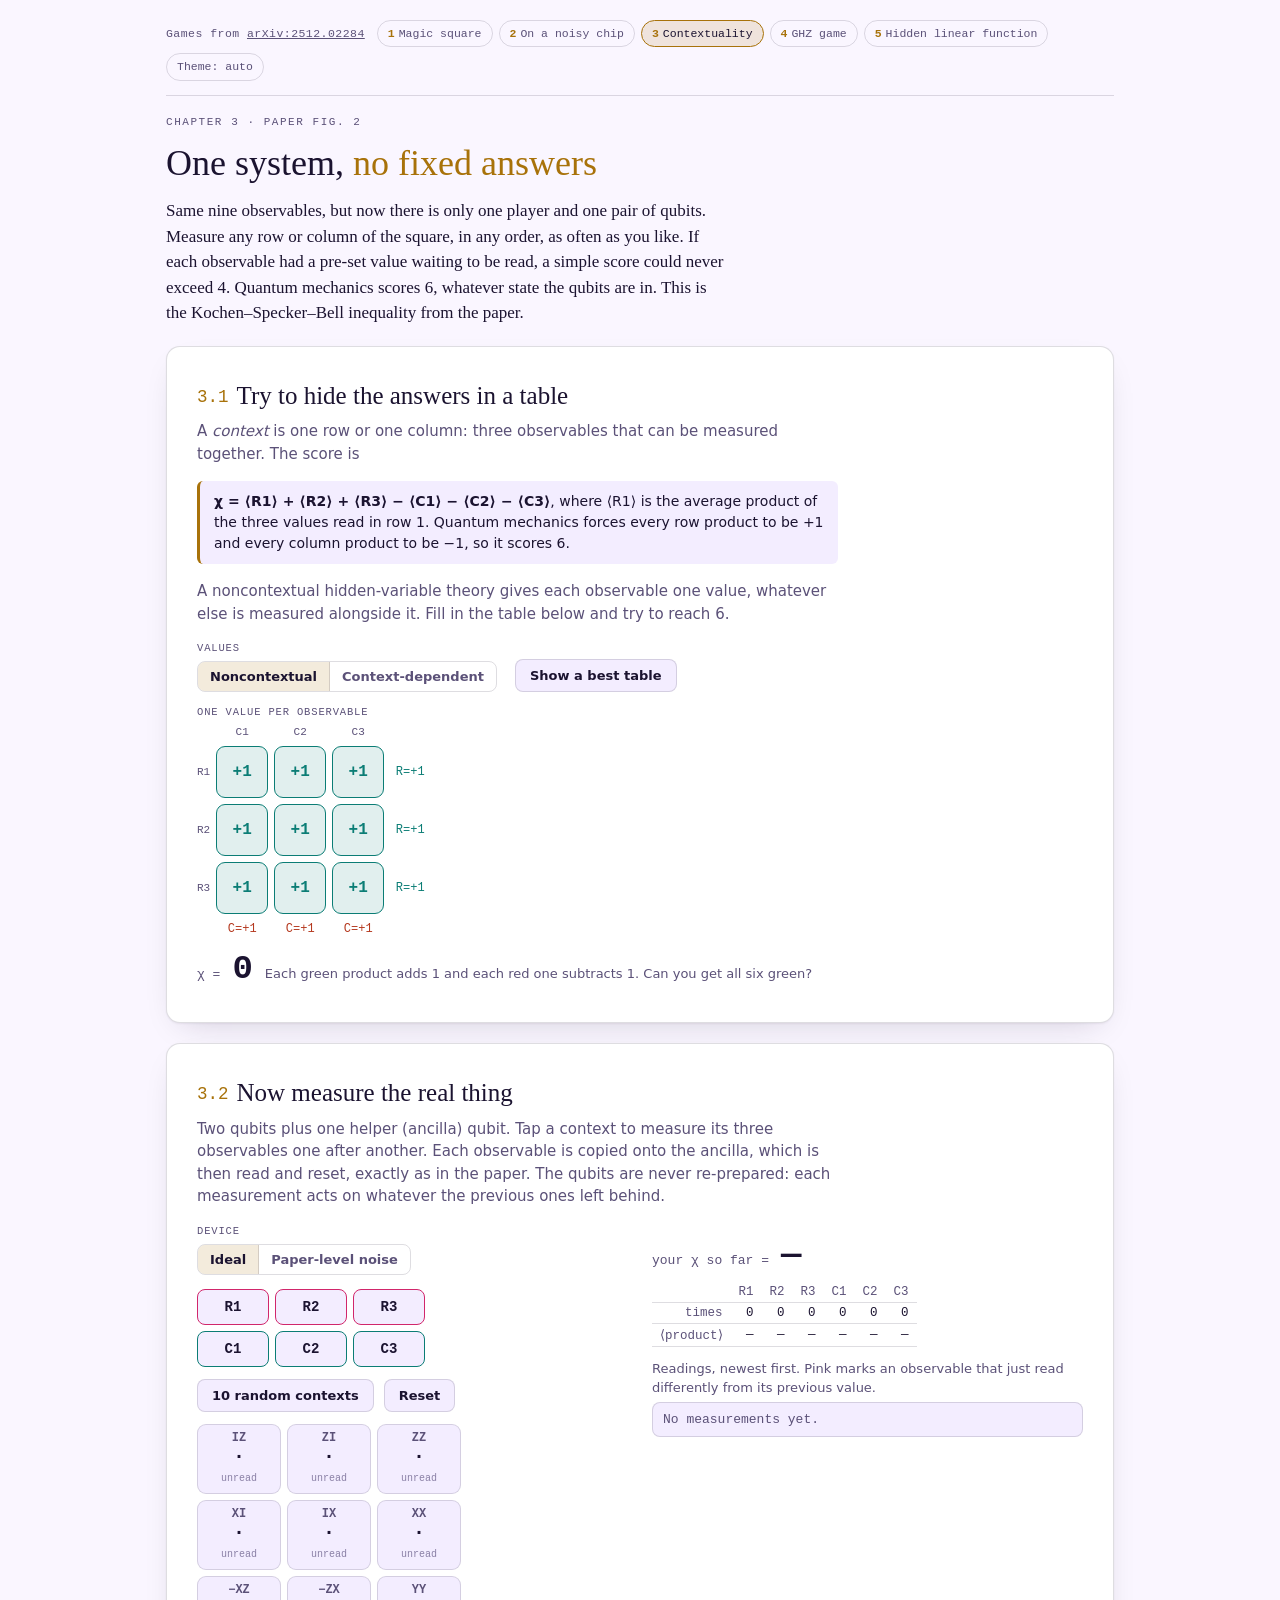
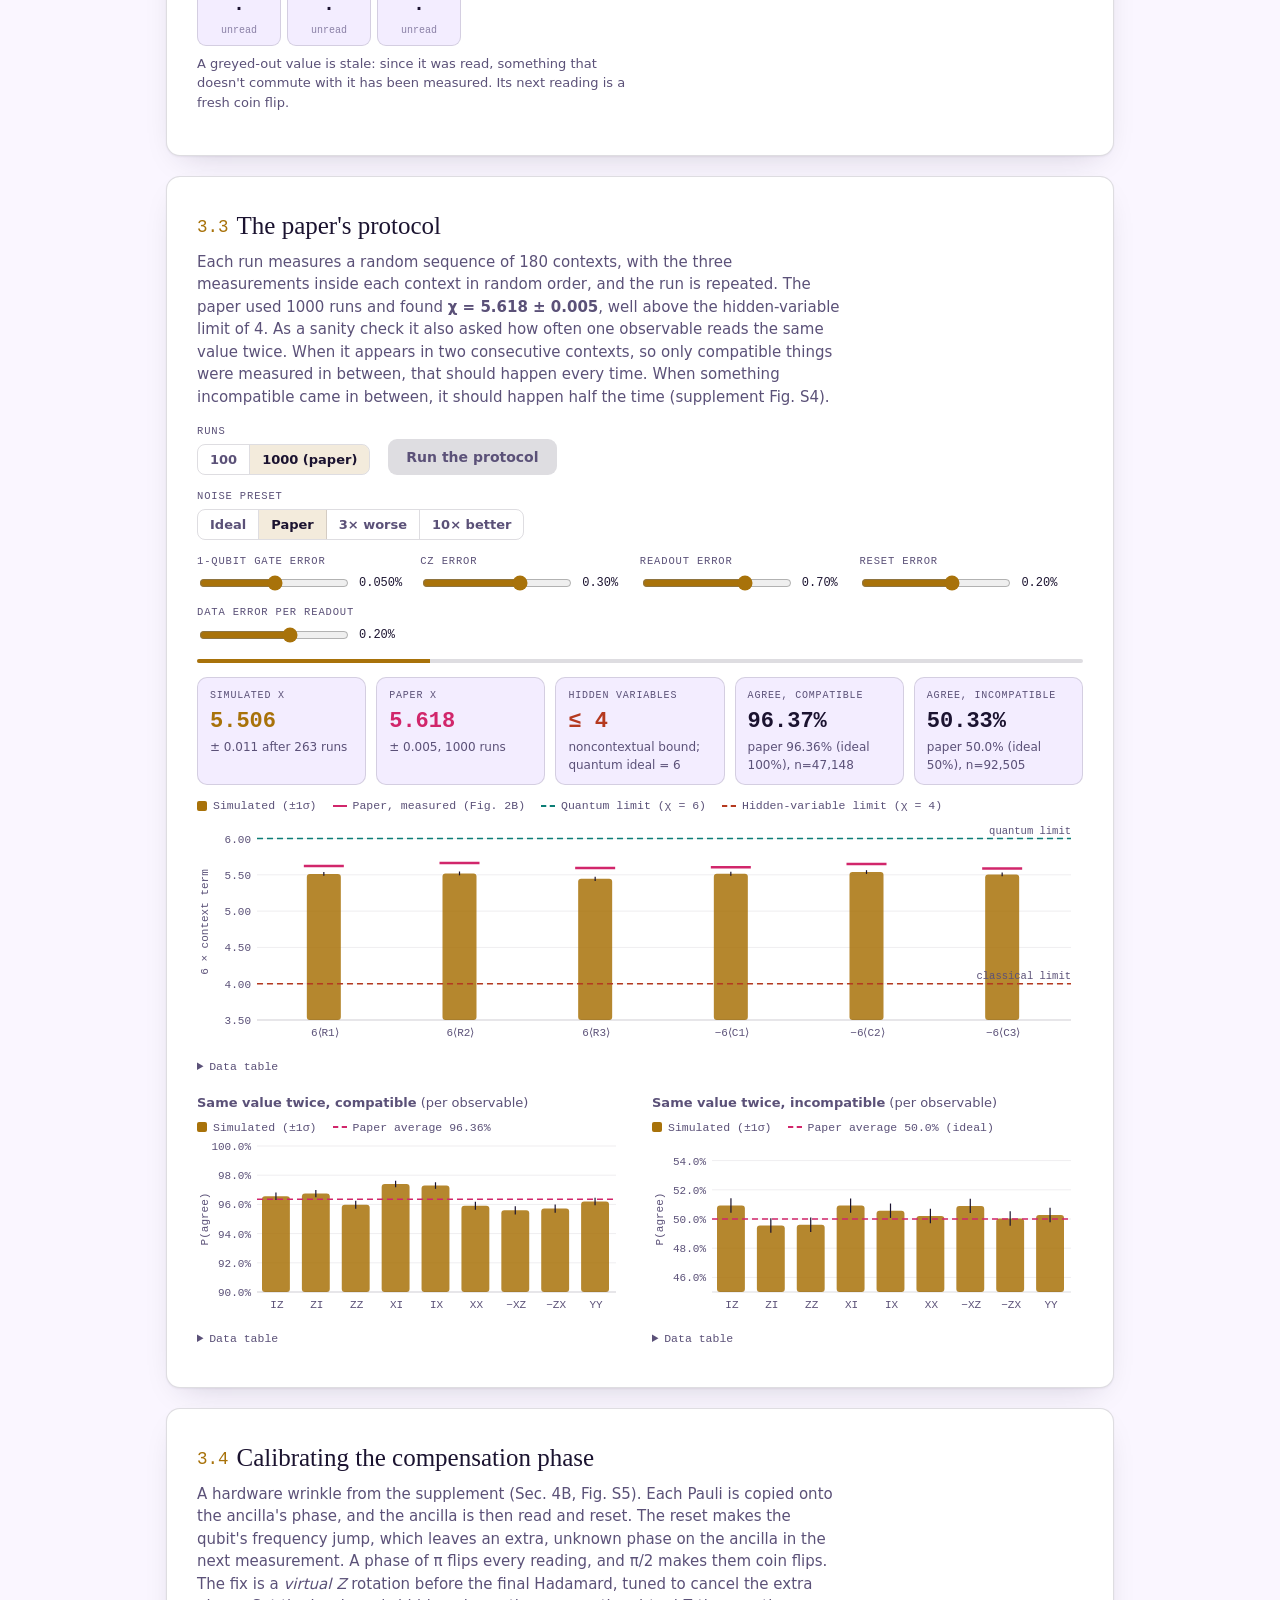
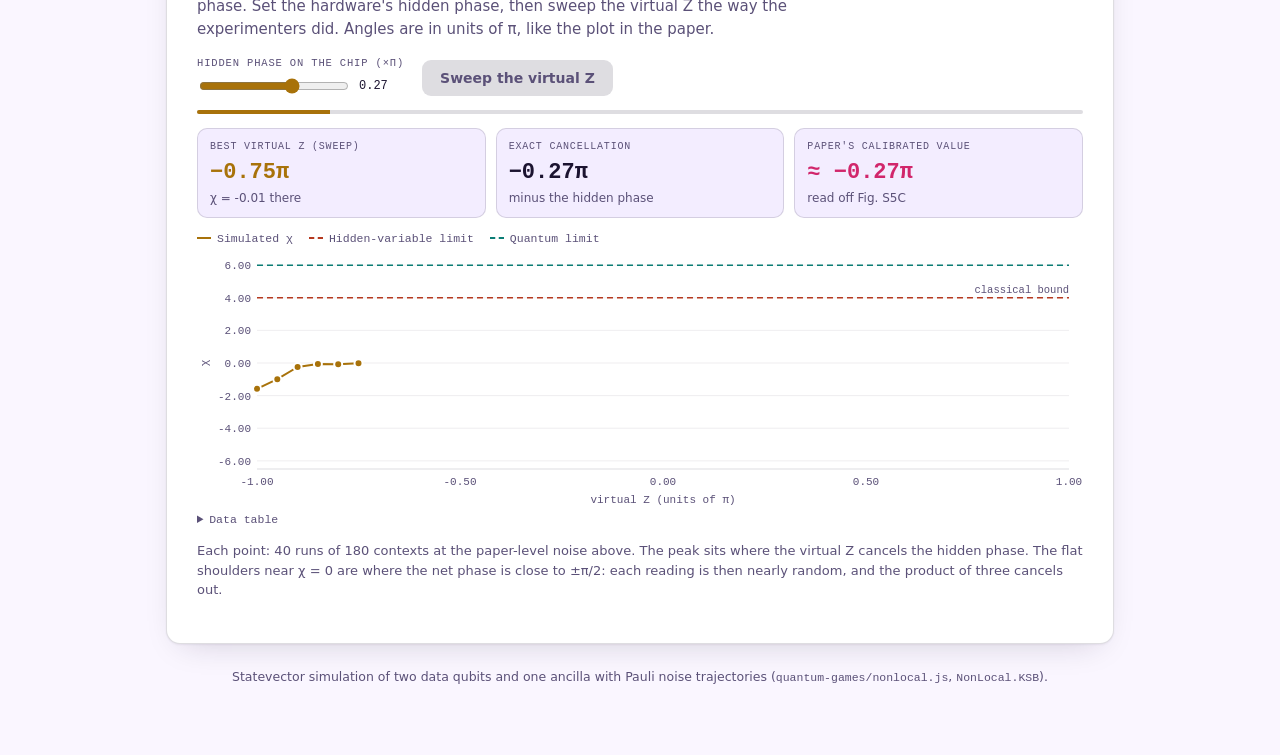
<file: quantum-games/magic-square/ksb.html>
<!doctype html>
<html lang="en">
<head>
<meta charset="utf-8">
<meta name="viewport" content="width=device-width, initial-scale=1">
<title>Contextuality Test</title>
<link rel="stylesheet" href="paper.css">
<style>
  .chi-big { font: 700 34px var(--font-mono); font-variant-numeric: tabular-nums; }
  .chi-line { display: flex; align-items: baseline; gap: 12px; flex-wrap: wrap; margin: 12px 0 4px; }
  .grids { display: flex; gap: 28px; flex-wrap: wrap; }
  .grids .cap { font: 10.5px var(--font-mono); letter-spacing: 0.08em; text-transform: uppercase; color: var(--ink-dim); margin-bottom: 6px; }
  .ctx-btns { display: grid; grid-template-columns: repeat(3, minmax(0, 72px)); gap: 6px; }
  .ctx-btns button { font: 700 14px var(--font-mono); padding: 9px 0; border-radius: 8px; cursor: pointer; border: 1.5px solid var(--line); background: var(--bg-panel-2); color: var(--ink); }
  .ctx-btns button.row { border-color: var(--alice); }
  .ctx-btns button.col { border-color: var(--bob); }
  .obs-grid { display: grid; grid-template-columns: repeat(3, 84px); gap: 6px; }
  .obs { border: 1.5px solid var(--line); border-radius: 9px; padding: 6px 4px; text-align: center; background: var(--bg-panel-2); transition: border-color 0.2s, background 0.2s; }
  .obs .name { font: 600 12px var(--font-mono); color: var(--ink-dim); }
  .obs .v { font: 700 20px var(--font-mono); min-height: 28px; }
  .obs.live { border-color: var(--quantum); background: var(--quantum-soft); }
  .obs.stale .v { opacity: 0.35; }
  .obs .tag { font: 10px var(--font-mono); color: var(--ink-mute); min-height: 14px; }
  .log { font: 12.5px var(--font-mono); max-height: 230px; overflow: auto; border: 1px solid var(--line); border-radius: 8px; padding: 6px 10px; background: var(--bg-panel-2); }
  .log div { padding: 3px 0; border-bottom: 1px dashed var(--line); }
  .log div:last-child { border-bottom: none; }
  .log .flip { color: var(--alice); font-weight: 700; }
  .means { font: 12.5px var(--font-mono); border-collapse: collapse; margin-top: 8px; }
  .means td, .means th { padding: 3px 8px; border-bottom: 1px solid var(--line); text-align: right; font-variant-numeric: tabular-nums; }
  .means th { color: var(--ink-dim); font-weight: 500; }
  @media (max-width: 420px) { .obs-grid { grid-template-columns: repeat(3, minmax(0, 1fr)); } }
</style>
</head>
<body>
<div class="wrap">
  <header class="page">
    <span class="eyebrow">Chapter 3 · paper Fig. 2</span>
    <h1>One system, <em>no fixed answers</em></h1>
    <p>Same nine observables, but now there is only one player and one pair of qubits. Measure any row or column of the square, in any order, as often as you like. If each observable had a pre-set value waiting to be read, a simple score could never exceed 4. Quantum mechanics scores 6, whatever state the qubits are in. This is the Kochen–Specker–Bell inequality from the paper.</p>
  </header>

  <section class="card">
    <h2><span class="num">3.1</span>Try to hide the answers in a table</h2>
    <p class="lede">A <em>context</em> is one row or one column: three observables that can be measured together. The score is</p>
    <div class="rule-card"><b>&chi; = &#10216;R1&#10217; + &#10216;R2&#10217; + &#10216;R3&#10217; &minus; &#10216;C1&#10217; &minus; &#10216;C2&#10217; &minus; &#10216;C3&#10217;</b>, where &#10216;R1&#10217; is the average product of the three values read in row 1. Quantum mechanics forces every row product to be +1 and every column product to be &minus;1, so it scores 6.</div>
    <p class="lede">A noncontextual hidden-variable theory gives each observable one value, whatever else is measured alongside it. Fill in the table below and try to reach 6.</p>
    <div class="controls">
      <div class="control"><span class="lab">Values</span><div id="nc-mode"></div></div>
      <div class="control"><button class="ghost" id="nc-best" type="button">Show a best table</button></div>
    </div>
    <div class="grids" id="nc-grids"></div>
    <div class="chi-line"><span class="lab small mono">&chi; =</span><span class="chi-big" id="nc-chi">—</span><span class="small" id="nc-msg"></span></div>
  </section>

  <section class="card">
    <h2><span class="num">3.2</span>Now measure the real thing</h2>
    <p class="lede">Two qubits plus one helper (ancilla) qubit. Tap a context to measure its three observables one after another. Each observable is copied onto the ancilla, which is then read and reset, exactly as in the paper. The qubits are never re-prepared: each measurement acts on whatever the previous ones left behind.</p>
    <div class="two-col">
      <div>
        <div class="controls">
          <div class="control"><span class="lab">Device</span><div id="dev-mode"></div></div>
        </div>
        <div class="ctx-btns" id="ctx-btns"></div>
        <div class="btn-row">
          <button class="ghost" id="rand10" type="button">10 random contexts</button>
          <button class="ghost" id="dev-reset" type="button">Reset</button>
        </div>
        <div class="obs-grid" id="obs-grid" style="margin-top:10px"></div>
        <p class="small" style="margin-top:8px">A greyed-out value is stale: since it was read, something that doesn't commute with it has been measured. Its next reading is a fresh coin flip.</p>
      </div>
      <div>
        <div class="chi-line"><span class="lab small mono">your &chi; so far =</span><span class="chi-big" id="dev-chi">—</span></div>
        <table class="means" id="dev-means"></table>
        <p class="small" style="margin:12px 0 4px">Readings, newest first. <span class="flip">Pink</span> marks an observable that just read differently from its previous value.</p>
        <div class="log" id="dev-log"><div class="small">No measurements yet.</div></div>
      </div>
    </div>
  </section>

  <section class="card">
    <h2><span class="num">3.3</span>The paper's protocol</h2>
    <p class="lede">Each run measures a random sequence of 180 contexts, with the three measurements inside each context in random order, and the run is repeated. The paper used 1000 runs and found <b>&chi; = 5.618 &plusmn; 0.005</b>, well above the hidden-variable limit of 4. As a sanity check it also asked how often one observable reads the same value twice. When it appears in two consecutive contexts, so only compatible things were measured in between, that should happen every time. When something incompatible came in between, it should happen half the time (supplement Fig. S4).</p>
    <div class="controls">
      <div class="control"><span class="lab">Runs</span><div id="reps-seg"></div></div>
      <div class="control"><button class="primary" id="run" type="button">Run the protocol</button></div>
    </div>
    <div id="noise"></div>
    <div class="progress" aria-hidden="true"><i id="prog"></i></div>
    <div class="tiles" id="tiles"></div>
    <div id="ctx-chart"></div>
    <div class="two-col">
      <div><p class="small" style="margin:8px 0 0"><b>Same value twice, compatible</b> (per observable)</p><div id="agree-c"></div></div>
      <div><p class="small" style="margin:8px 0 0"><b>Same value twice, incompatible</b> (per observable)</p><div id="agree-i"></div></div>
    </div>
  </section>

  <section class="card">
    <h2><span class="num">3.4</span>Calibrating the compensation phase</h2>
    <p class="lede">A hardware wrinkle from the supplement (Sec. 4B, Fig. S5). Each Pauli is copied onto the ancilla's phase, and the ancilla is then read and reset. The reset makes the qubit's frequency jump, which leaves an extra, unknown phase on the ancilla in the next measurement. A phase of &pi; flips every reading, and &pi;/2 makes them coin flips. The fix is a <em>virtual Z</em> rotation before the final Hadamard, tuned to cancel the extra phase. Set the hardware's hidden phase, then sweep the virtual Z the way the experimenters did. Angles are in units of &pi;, like the plot in the paper.</p>
    <div class="controls">
      <div class="control"><label for="phase-in">Hidden phase on the chip (&times;&pi;)</label>
        <div class="range-row"><input type="range" id="phase-in" min="-1" max="1" step="0.01" value="0.27"><output id="phase-out" for="phase-in">0.27</output></div></div>
      <div class="control"><button class="primary" id="cal" type="button">Sweep the virtual Z</button></div>
    </div>
    <div class="progress" aria-hidden="true"><i id="cal-prog"></i></div>
    <div class="tiles" id="cal-tiles"></div>
    <div id="cal-chart"></div>
    <p class="small">Each point: 40 runs of 180 contexts at the paper-level noise above. The peak sits where the virtual Z cancels the hidden phase. The flat shoulders near &chi; = 0 are where the net phase is close to &plusmn;&pi;/2: each reading is then nearly random, and the product of three cancels out.</p>
  </section>

  <footer class="note">Statevector simulation of two data qubits and one ancilla with Pauli noise trajectories (<code>quantum-games/nonlocal.js</code>, <code>NonLocal.KSB</code>).</footer>
</div>

<script src="../nonlocal.js"></script>
<script src="paper-ui.js"></script>
<script>
(function () {
  "use strict";
  var NL = window.NonLocal, UI = window.PaperUI, KSB = NL.KSB, Magic = NL.Magic;
  UI.nav("ksb");
  var MINUS = "−";
  function fmt(v) { return v > 0 ? "+1" : MINUS + "1"; }
  function signed(v, d) { return (v < 0 ? MINUS : "+") + Math.abs(v).toFixed(d); }

  // ---------- 3.1 hidden-variable tables ----------
  var nc = { contextual: false, v: [[1, 1, 1], [1, 1, 1], [1, 1, 1]], rowV: [[1, 1, 1], [1, 1, 1], [1, 1, 1]], colV: [[1, 1, 1], [1, 1, 1], [1, 1, 1]] };
  function pmGrid(title, vals, onFlip, showRows, showCols) {
    var wrap = UI.h("div");
    wrap.appendChild(UI.h("div", { class: "cap" }, title));
    var g = UI.h("div", { class: "pm-grid" });
    g.appendChild(UI.h("span"));
    for (var c = 0; c < 3; c++) g.appendChild(UI.h("span", { class: "hd" }, "C" + (c + 1)));
    g.appendChild(UI.h("span"));
    for (var r = 0; r < 3; r++) {
      g.appendChild(UI.h("span", { class: "hd" }, "R" + (r + 1)));
      for (var cc = 0; cc < 3; cc++) {
        var v = vals[r][cc];
        var b = UI.h("button", { type: "button", class: "pmbtn " + (v > 0 ? "pos" : "neg"), title: Magic.label(Magic.TABLE[r][cc]), "aria-label": Magic.label(Magic.TABLE[r][cc]) + " = " + fmt(v) }, fmt(v));
        (function (rr, c2) { b.addEventListener("click", function () { onFlip(rr, c2); }); })(r, cc);
        g.appendChild(b);
      }
      var rp = vals[r][0] * vals[r][1] * vals[r][2];
      g.appendChild(showRows ? UI.h("span", { class: "prod " + (rp > 0 ? "ok" : "bad") }, "R=" + fmt(rp)) : UI.h("span"));
    }
    g.appendChild(UI.h("span"));
    for (var c3 = 0; c3 < 3; c3++) {
      var cp = vals[0][c3] * vals[1][c3] * vals[2][c3];
      g.appendChild(showCols ? UI.h("span", { class: "prod " + (cp < 0 ? "ok" : "bad") }, "C=" + fmt(cp)) : UI.h("span"));
    }
    wrap.appendChild(g);
    return wrap;
  }
  function renderNC() {
    var host = document.getElementById("nc-grids"); host.innerHTML = "";
    var chi;
    if (!nc.contextual) {
      host.appendChild(pmGrid("One value per observable", nc.v, function (r, c) { nc.v[r][c] *= -1; renderNC(); }, true, true));
      chi = KSB.chiOfAssignment(nc.v);
    } else {
      host.appendChild(pmGrid("Value when read in its row", nc.rowV, function (r, c) { nc.rowV[r][c] *= -1; renderNC(); }, true, false));
      host.appendChild(pmGrid("Value when read in its column", nc.colV, function (r, c) { nc.colV[r][c] *= -1; renderNC(); }, false, true));
      chi = KSB.chiContextual(nc.rowV, nc.colV);
    }
    var el = document.getElementById("nc-chi");
    el.textContent = (chi > 0 ? "+" : chi < 0 ? MINUS : "") + Math.abs(chi);
    el.style.color = chi >= 6 ? "var(--quantum)" : chi >= 4 ? "var(--bob)" : "var(--ink)";
    var msg;
    if (!nc.contextual) msg = chi === 4
      ? "That's the ceiling: 4 for every one of the 512 tables. All nine rules multiplied together say the product of all nine values is both +1 (from the rows) and −1 (from the columns), so at least one rule always breaks."
      : "Each green product adds 1 and each red one subtracts 1. Can you get all six green?";
    else msg = chi === 6
      ? "6! Easy once a value may depend on what is measured with it. That context dependence is exactly what quantum mechanics has, and what no fixed table can fake."
      : "Now each cell has a row reading and a column reading that may differ. Try for 6.";
    document.getElementById("nc-msg").textContent = msg;
  }
  UI.seg(document.getElementById("nc-mode"), [{ value: false, label: "Noncontextual" }, { value: true, label: "Context-dependent" }], false, function (v) { nc.contextual = v; renderNC(); });
  document.getElementById("nc-best").addEventListener("click", function () {
    if (nc.contextual) { nc.rowV = [[1, 1, 1], [1, 1, 1], [1, 1, 1]]; nc.colV = [[1, 1, 1], [1, 1, 1], [-1, -1, -1]]; }
    else nc.v = [[1, 1, 1], [1, 1, 1], [1, 1, -1]];
    renderNC();
  });
  renderNC();

  // ---------- 3.2 interactive device ----------
  var dv = { noisy: false, rng: NL.rng() };
  function freshDevice() {
    dv.dev = KSB.device(dv.noisy ? KSB.PAPER_DEVICE : KSB.IDEAL, dv.rng);
    dv.tr = KSB.tracker(); dv.sum = [0, 0, 0, 0, 0, 0]; dv.cnt = [0, 0, 0, 0, 0, 0]; dv.log = []; dv.live = -1;
  }
  UI.seg(document.getElementById("dev-mode"), [{ value: false, label: "Ideal" }, { value: true, label: "Paper-level noise" }], false, function (v) { dv.noisy = v; freshDevice(); renderDev(); });
  var btnHost = document.getElementById("ctx-btns");
  for (var ctx = 0; ctx < 6; ctx++) {
    var b = UI.h("button", { type: "button", class: ctx < 3 ? "row" : "col" }, KSB.contextName(ctx));
    (function (k) { b.addEventListener("click", function () { measure(k); renderDev(); }); })(ctx);
    btnHost.appendChild(b);
  }
  function measure(k) {
    var vals = dv.dev.measureContext(k), evs = dv.tr.record(k, vals);
    dv.sum[k] += vals[0] * vals[1] * vals[2]; dv.cnt[k]++; dv.live = k;
    var flipped = {}; evs.forEach(function (e) { if (!e.agree) flipped[e.cell] = 1; });
    var cells = KSB.contextCells(k), prod = vals[0] * vals[1] * vals[2];
    var html = "<b>" + KSB.contextName(k) + "</b>: " + cells.map(function (rc, i) {
      var id = rc[0] * 3 + rc[1], t = Magic.label(Magic.TABLE[rc[0]][rc[1]]) + "=" + fmt(vals[i]);
      return flipped[id] ? '<span class="flip">' + t + "</span>" : t;
    }).join(", ") + " &rarr; product " + fmt(prod) + " " + ((k < 3 ? prod > 0 : prod < 0) ? '<span class="ok-text">&#10003;</span>' : '<span class="bad-text">&#10007; noise</span>');
    dv.log.unshift(html); if (dv.log.length > 60) dv.log.pop();
  }
  document.getElementById("rand10").addEventListener("click", function () { for (var i = 0; i < 10; i++) measure(Math.floor(dv.rng() * 6)); renderDev(); });
  document.getElementById("dev-reset").addEventListener("click", function () { freshDevice(); renderDev(); });
  function renderDev() {
    var g = document.getElementById("obs-grid"); g.innerHTML = "";
    var liveCells = dv.live >= 0 ? KSB.contextCells(dv.live).map(function (rc) { return rc[0] * 3 + rc[1]; }) : [];
    for (var id = 0; id < 9; id++) {
      var last = dv.tr.last[id], stale = last !== 0 && dv.tr.dirty[id];
      var cls = "obs" + (liveCells.indexOf(id) >= 0 ? " live" : "") + (stale ? " stale" : "");
      g.appendChild(UI.h("div", { class: cls }, '<div class="name">' + Magic.label(Magic.TABLE[Math.floor(id / 3)][id % 3]) + '</div><div class="v">' + (last ? fmt(last) : "&middot;") + '</div><div class="tag">' + (stale ? "stale" : last ? "" : "unread") + "</div>"));
    }
    var mean = dv.sum.map(function (s, i) { return dv.cnt[i] ? s / dv.cnt[i] : NaN; });
    var any = dv.cnt.some(function (c) { return c > 0; });
    var chi = 0; for (var k = 0; k < 6; k++) if (dv.cnt[k]) chi += k < 3 ? mean[k] : -mean[k];
    var full = dv.cnt.every(function (c) { return c > 0; });
    var chiEl = document.getElementById("dev-chi");
    chiEl.textContent = any ? chi.toFixed(2) + (full ? "" : "*") : "—";
    chiEl.style.color = chi > 4 ? "var(--quantum)" : "var(--ink)";
    var t = "<tr><th></th>" + [0, 1, 2, 3, 4, 5].map(function (k) { return "<th>" + KSB.contextName(k) + "</th>"; }).join("") + "</tr>";
    t += "<tr><th>times</th>" + dv.cnt.map(function (c) { return "<td>" + c + "</td>"; }).join("") + "</tr>";
    t += "<tr><th>&#10216;product&#10217;</th>" + mean.map(function (m) { return "<td>" + (isFinite(m) ? signed(m, 2) : "—") + "</td>"; }).join("") + "</tr>";
    document.getElementById("dev-means").innerHTML = t + (full || !any ? "" : '<tr><td colspan="7" class="small" style="text-align:left">* until all six contexts have been measured, &chi; counts only the ones you have.</td></tr>');
    document.getElementById("dev-log").innerHTML = dv.log.length ? dv.log.map(function (l) { return "<div>" + l + "</div>"; }).join("") : '<div class="small">No measurements yet.</div>';
  }
  freshDevice(); renderDev();

  // ---------- 3.3 protocol ----------
  var pr = { reps: 1000, noise: Object.assign({}, KSB.PAPER_DEVICE), job: null, res: null };
  UI.seg(document.getElementById("reps-seg"), [{ value: 100, label: "100" }, { value: 1000, label: "1000 (paper)" }], pr.reps, function (v) { pr.reps = v; });
  UI.noisePanel(document.getElementById("noise"), [
    { key: "p1", label: "1-qubit gate error", max: 0.02 },
    { key: "p2", label: "CZ error", max: 0.05 },
    { key: "readout", label: "Readout error", max: 0.1 },
    { key: "reset", label: "Reset error", max: 0.05 },
    { key: "idleMeas", label: "Data error per readout", max: 0.05 }
  ], KSB.PAPER_DEVICE, function (v) { pr.noise = v; startRun(); });
  document.getElementById("run").addEventListener("click", startRun);
  function startRun() {
    if (pr.job) pr.job.cancel();
    var R = KSB.runner({ noise: pr.noise, length: 180, rng: NL.rng() }), total = pr.reps, lastDraw = 0;
    document.getElementById("run").disabled = true;
    pr.job = UI.job(function () { R.step(1); return R.result().reps / total; }, {
      onProgress: function (f) {
        document.getElementById("prog").style.width = (f * 100).toFixed(1) + "%";
        var now = performance.now(); if (now - lastDraw > 150 || f >= 1) { lastDraw = now; pr.res = R.result(); drawProtocol(); }
      },
      onDone: function () { document.getElementById("run").disabled = false; pr.res = R.result(); drawProtocol(); }
    });
  }
  function tile(cls, cap, val, sub) { return '<div class="tile ' + cls + '"><div class="cap">' + cap + '</div><div class="val">' + val + '</div><div class="sub">' + sub + "</div></div>"; }
  function drawProtocol() {
    var r = pr.res; if (!r) return;
    // sigma(chi): contexts are independent +-1 products -> var(mean) = (1-m^2)/n
    var varChi = 0; for (var k = 0; k < 6; k++) if (r.count[k]) varChi += (1 - r.mean[k] * r.mean[k]) / r.count[k];
    var ac = r.agree.compatible, ai = r.agree.incompatible;
    document.getElementById("tiles").innerHTML =
      tile("q", "Simulated &chi;", r.chi.toFixed(3), "&plusmn; " + Math.sqrt(varChi).toFixed(3) + " after " + r.reps + " runs") +
      tile("p", "Paper &chi;", "5.618", "&plusmn; 0.005, 1000 runs") +
      tile("c", "Hidden variables", "&le; 4", "noncontextual bound; quantum ideal = 6") +
      tile("", "Agree, compatible", UI.pct(r.pAgreeCompatible, 2), "paper 96.36% (ideal 100%), n=" + ac[1].toLocaleString()) +
      tile("", "Agree, incompatible", UI.pct(r.pAgreeIncompatible, 2), "paper 50.0% (ideal 50%), n=" + ai[1].toLocaleString());
    // Fig. 2B convention: 6<R_i> and -6<C_i>, so the six bars average to chi
    var vals = [0, 1, 2, 3, 4, 5].map(function (k) {
      var v = 6 * (k < 3 ? r.mean[k] : -r.mean[k]), se = r.count[k] ? 6 * Math.sqrt((1 - r.mean[k] * r.mean[k]) / r.count[k]) : 0;
      return { v: v, lo: v - se, hi: v + se };
    });
    var cats = ["6⟨R1⟩", "6⟨R2⟩", "6⟨R3⟩", MINUS + "6⟨C1⟩", MINUS + "6⟨C2⟩", MINUS + "6⟨C3⟩"];
    UI.barChart(document.getElementById("ctx-chart"), {
      height: 240, categories: cats,
      y: { min: 3.5, max: 6.2, label: "6 × context term", fmt: function (v) { return v.toFixed(2); }, fmtErr: function (v) { return v.toFixed(3); } },
      groups: [{ name: "Simulated (±1σ)", color: "var(--quantum)", values: vals }],
      ticks: [{ name: "Paper, measured (Fig. 2B)", color: "var(--alice)", values: NL.PAPER.ksb.fig2B.map(function (v) { return [v]; }) }],
      refs: [{ y: 6, name: "Quantum limit (χ = 6)", label: "quantum limit", color: "var(--bob)", dash: true },
             { y: 4, name: "Hidden-variable limit (χ = 4)", label: "classical limit", color: "var(--mismatch)", dash: true }],
      tableHead: ["term", "simulated", "±1σ", "paper", "contexts"],
      tableRows: vals.map(function (v, k) { return [cats[k], v.v.toFixed(3), ((v.hi - v.lo) / 2).toFixed(3), NL.PAPER.ksb.fig2B[k].toFixed(3), r.count[k]]; })
    });
    var LAB = []; for (var a = 0; a < 3; a++) for (var b = 0; b < 3; b++) LAB.push(Magic.label(Magic.TABLE[a][b]));
    function agreeChart(id, arr, ns, lo, hi, ref, refName) {
      UI.barChart(document.getElementById(id), {
        height: 190, categories: LAB,
        y: { min: lo, max: hi, label: "P(agree)", fmt: function (v) { return (v * 100).toFixed(1) + "%"; }, fmtErr: function (v) { return (v * 100).toFixed(2) + "%"; } },
        groups: [{ name: "Simulated (±1σ)", color: "var(--quantum)", values: arr.map(function (p, i) { var se = ns[i] ? Math.sqrt(p * (1 - p) / ns[i]) : 0; return { v: p, lo: p - se, hi: p + se }; }) }],
        refs: [{ y: ref, name: refName, color: "var(--alice)", dash: true }],
        tableHead: ["observable", "P(agree)", "n"], tableRows: arr.map(function (p, i) { return [LAB[i], UI.pct(p, 2), ns[i]]; })
      });
    }
    agreeChart("agree-c", r.perCell.compatible, r.perCell.nCompatible, 0.9, 1.0, NL.PAPER.ksb.agreeCompatible, "Paper average 96.36%");
    agreeChart("agree-i", r.perCell.incompatible, r.perCell.nIncompatible, 0.45, 0.55, 0.5, "Paper average 50.0% (ideal)");
  }
  UI.onResize(document.getElementById("ctx-chart"), drawProtocol);
  startRun();

  // ---------- 3.4 compensation-phase calibration ----------
  var cal = { job: null, pts: [], phase: 0.27 };
  var phIn = document.getElementById("phase-in");
  phIn.addEventListener("input", function () { cal.phase = +phIn.value; document.getElementById("phase-out").textContent = cal.phase.toFixed(2); });
  phIn.addEventListener("change", startCal);
  document.getElementById("cal").addEventListener("click", startCal);
  var VZ = []; for (var vi = -20; vi <= 20; vi++) VZ.push(vi / 20);
  function startCal() {
    if (cal.job) cal.job.cancel();
    cal.pts = [];
    var i = 0, rr = NL.rng(), lastDraw = 0, REPS = 40, R = null;
    document.getElementById("cal").disabled = true;
    cal.job = UI.job(function () {
      if (!R) R = KSB.runner({ noise: Object.assign({}, pr.noise, { phaseErr: cal.phase, virtualZ: VZ[i] }), length: 180, rng: rr });
      R.step(1);
      var res = R.result();
      if (res.reps >= REPS) { cal.pts.push({ x: VZ[i], y: res.chi }); R = null; i++; }
      return i >= VZ.length ? 1 : (i + res.reps / REPS) / VZ.length;
    }, {
      onProgress: function (f) {
        document.getElementById("cal-prog").style.width = (f * 100).toFixed(1) + "%";
        var now = performance.now(); if (now - lastDraw > 150 || f >= 1) { lastDraw = now; drawCal(); }
      },
      onDone: function () { document.getElementById("cal").disabled = false; drawCal(); }
    });
  }
  function drawCal() {
    var best = cal.pts.reduce(function (b, p) { return !b || p.y > b.y ? p : b; }, null);
    document.getElementById("cal-tiles").innerHTML =
      tile("q", "Best virtual Z (sweep)", best ? (best.x >= 0 ? "+" : MINUS) + Math.abs(best.x).toFixed(2) + "π" : "—", best ? "χ = " + best.y.toFixed(2) + " there" : "") +
      tile("", "Exact cancellation", (-cal.phase >= 0 ? "+" : MINUS) + Math.abs(cal.phase).toFixed(2) + "π", "minus the hidden phase") +
      tile("p", "Paper's calibrated value", "≈ " + MINUS + Math.abs(NL.PAPER.ksb.calibratedVirtualZ).toFixed(2) + "π", "read off Fig. S5C");
    UI.lineChart(document.getElementById("cal-chart"), {
      height: 260,
      x: { min: -1, max: 1, label: "virtual Z (units of π)", fmt: function (v) { return v.toFixed(2); }, ticks: [-1, -0.5, 0, 0.5, 1] },
      y: { min: -6.5, max: 6.5, label: "χ", fmt: function (v) { return v.toFixed(2); } },
      series: [{ name: "Simulated χ", color: "var(--quantum)", kind: "both", points: cal.pts }],
      refs: [{ y: 4, name: "Hidden-variable limit", label: "classical bound", color: "var(--mismatch)", dash: true },
             { y: 6, name: "Quantum limit", color: "var(--bob)", dash: true }],
      tableHead: ["virtual Z (×π)", "χ"], tableRows: cal.pts.map(function (p) { return [p.x.toFixed(2), p.y.toFixed(3)]; })
    });
  }
  UI.onResize(document.getElementById("cal-chart"), drawCal);
  startCal();
})();
</script>
</body>
</html>
</file>
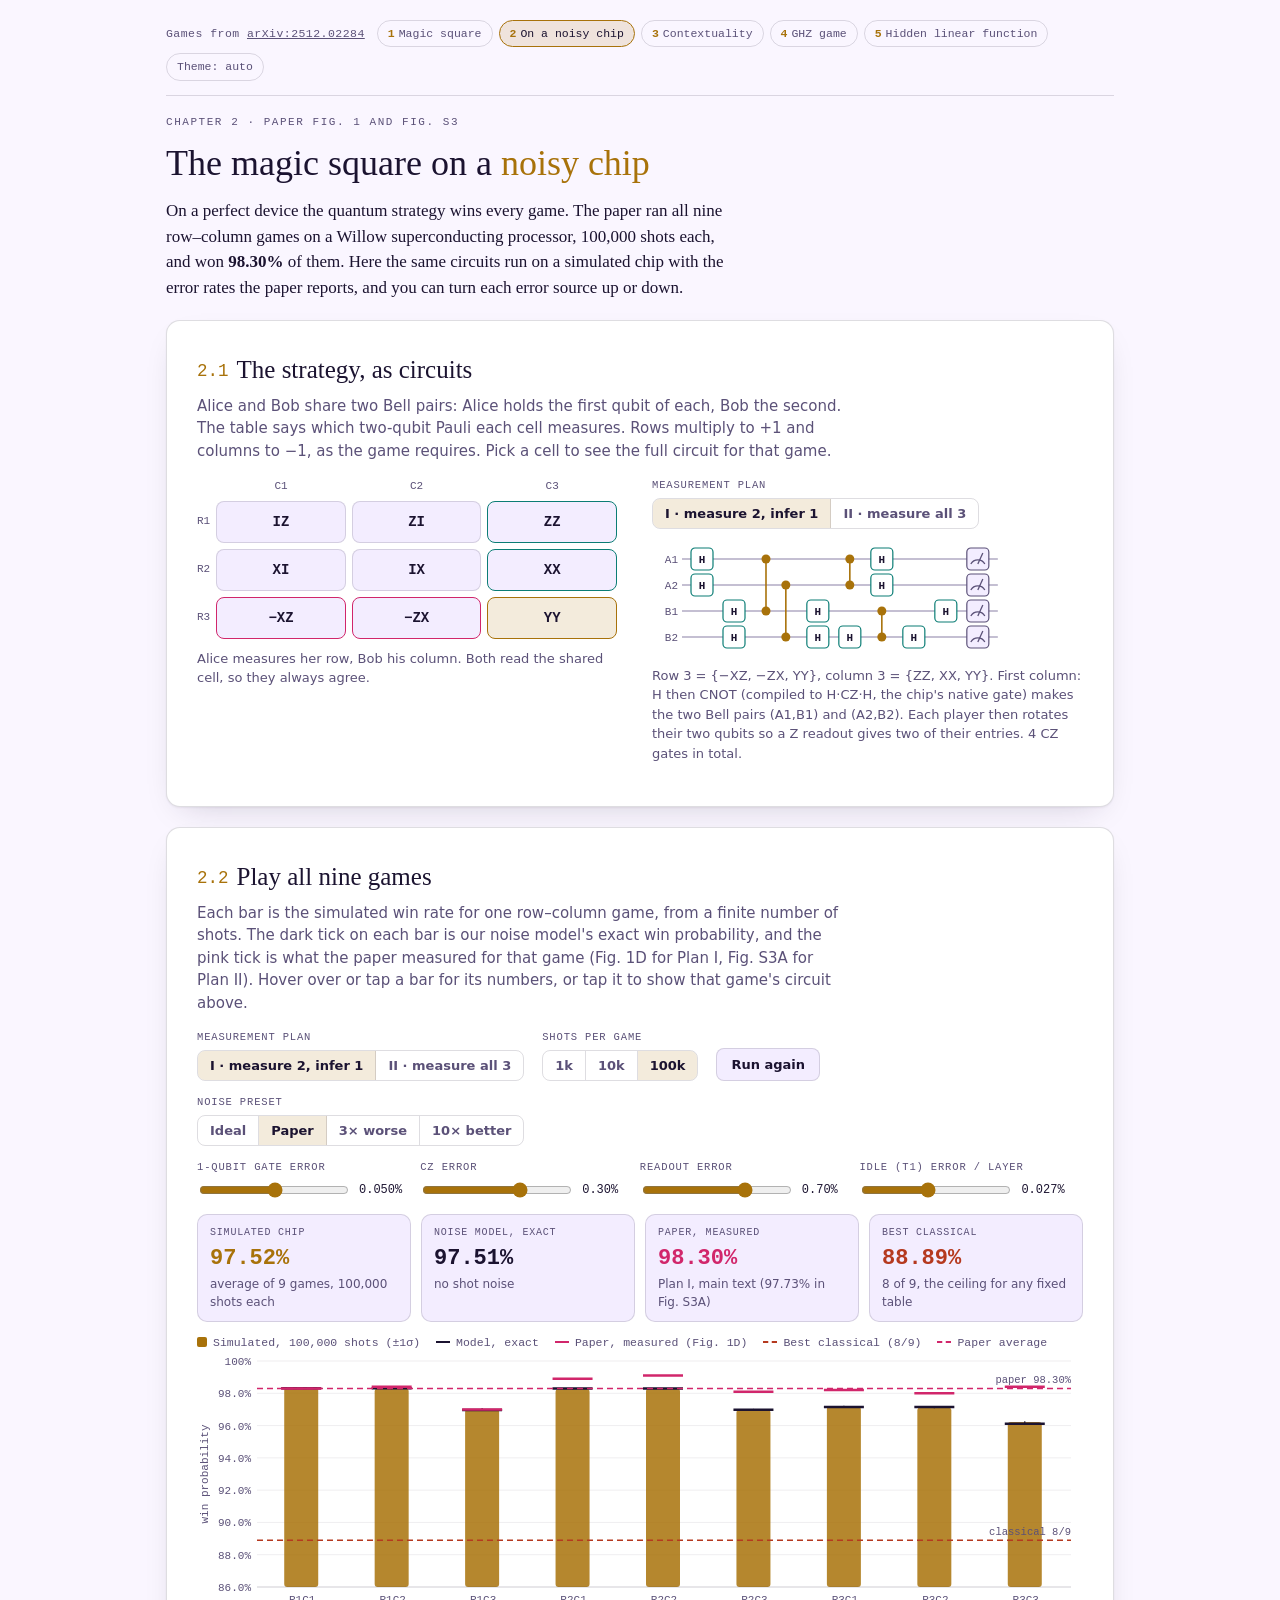
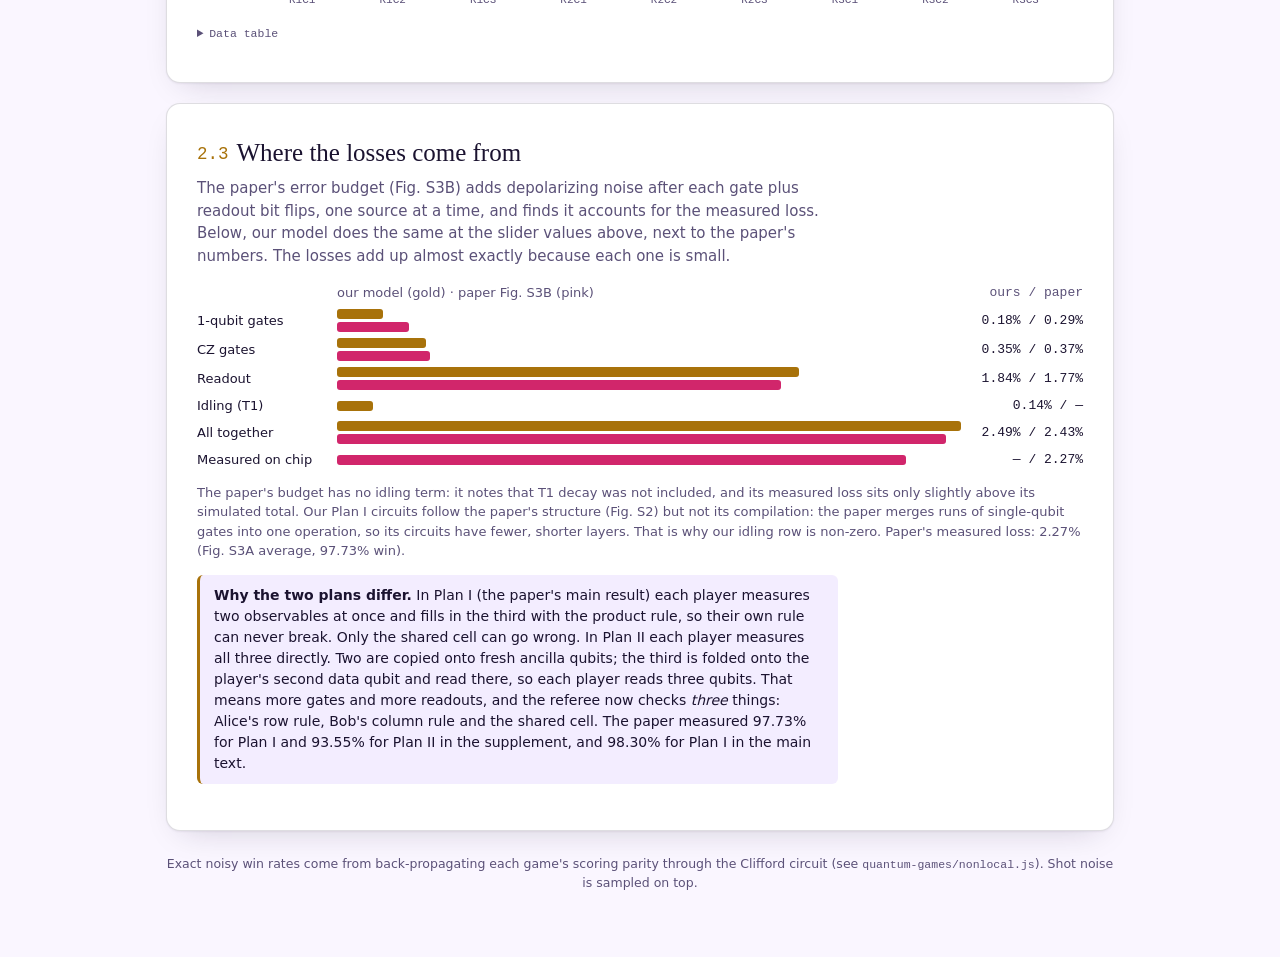
<file: quantum-games/magic-square/lab.html>
<!doctype html>
<html lang="en">
<head>
<meta charset="utf-8">
<meta name="viewport" content="width=device-width, initial-scale=1">
<title>Magic Square Lab</title>
<link rel="stylesheet" href="paper.css">
<style>
  .table1 { display: grid; grid-template-columns: auto repeat(3, minmax(64px, 1fr)); gap: 6px; max-width: 420px; font-family: var(--font-mono); }
  .table1 .hd { font-size: 11px; color: var(--ink-dim); text-align: center; align-self: center; }
  .table1 button {
    font: 600 14px var(--font-mono); color: var(--ink); background: var(--bg-panel-2); border: 1.5px solid var(--line);
    border-radius: 8px; padding: 12px 4px; cursor: pointer;
  }
  .table1 button.r { border-color: var(--alice); }
  .table1 button.c { border-color: var(--bob); }
  .table1 button.rc { border-color: var(--quantum); background: var(--quantum-soft); }
  .budget-row { display: grid; grid-template-columns: 130px 1fr 112px; gap: 10px; align-items: center; font-size: 13px; margin: 6px 0; }
  .budget-row .bar { height: 10px; border-radius: 3px; background: var(--quantum); min-width: 1px; }
  .budget-row .v { font-family: var(--font-mono); text-align: right; font-variant-numeric: tabular-nums; }
  .budget-row.head { margin-bottom: 2px; }
  @media (max-width: 480px) { .budget-row { grid-template-columns: 84px 1fr 100px; font-size: 12px; } }
</style>
</head>
<body>
<div class="wrap">
  <header class="page">
    <span class="eyebrow">Chapter 2 · paper Fig. 1 and Fig. S3</span>
    <h1>The magic square on a <em>noisy chip</em></h1>
    <p>On a perfect device the quantum strategy wins every game. The paper ran all nine row–column games on a Willow superconducting processor, 100,000 shots each, and won <b>98.30%</b> of them. Here the same circuits run on a simulated chip with the error rates the paper reports, and you can turn each error source up or down.</p>
  </header>

  <section class="card">
    <h2><span class="num">2.1</span>The strategy, as circuits</h2>
    <p class="lede">Alice and Bob share two Bell pairs: Alice holds the first qubit of each, Bob the second. The table says which two-qubit Pauli each cell measures. Rows multiply to +1 and columns to −1, as the game requires. Pick a cell to see the full circuit for that game.</p>
    <div class="two-col">
      <div>
        <div class="table1" id="table1"></div>
        <p class="small" style="margin-top:10px">Alice measures her row, Bob his column. Both read the shared cell, so they always agree.</p>
      </div>
      <div>
        <div class="controls">
          <div class="control"><span class="lab">Measurement plan</span><div id="var-seg-a"></div></div>
        </div>
        <div id="circuit"></div>
        <p class="small" id="circuit-caption"></p>
      </div>
    </div>
  </section>

  <section class="card">
    <h2><span class="num">2.2</span>Play all nine games</h2>
    <p class="lede">Each bar is the simulated win rate for one row–column game, from a finite number of shots. The dark tick on each bar is our noise model's exact win probability, and the pink tick is what the paper measured for that game (Fig. 1D for Plan I, Fig. S3A for Plan II). Hover over or tap a bar for its numbers, or tap it to show that game's circuit above.</p>
    <div class="controls">
      <div class="control"><span class="lab">Measurement plan</span><div id="var-seg"></div></div>
      <div class="control"><span class="lab">Shots per game</span><div id="shots-seg"></div></div>
      <div class="control"><button class="ghost" id="rerun" type="button">Run again</button></div>
    </div>
    <div id="noise"></div>
    <div class="tiles" id="tiles"></div>
    <div id="games-chart"></div>
  </section>

  <section class="card">
    <h2><span class="num">2.3</span>Where the losses come from</h2>
    <p class="lede">The paper's error budget (Fig. S3B) adds depolarizing noise after each gate plus readout bit flips, one source at a time, and finds it accounts for the measured loss. Below, our model does the same at the slider values above, next to the paper's numbers. The losses add up almost exactly because each one is small.</p>
    <div id="budget"></div>
    <p class="small" id="budget-note"></p>
    <div class="rule-card" style="margin-top:14px">
      <b>Why the two plans differ.</b> In Plan I (the paper's main result) each player measures two observables at once and fills in the third with the product rule, so their own rule can never break. Only the shared cell can go wrong. In Plan II each player measures all three directly. Two are copied onto fresh ancilla qubits; the third is folded onto the player's second data qubit and read there, so each player reads three qubits. That means more gates and more readouts, and the referee now checks <em>three</em> things: Alice's row rule, Bob's column rule and the shared cell. The paper measured 97.73% for Plan I and 93.55% for Plan II in the supplement, and 98.30% for Plan I in the main text.
    </div>
  </section>

  <footer class="note">Exact noisy win rates come from back-propagating each game's scoring parity through the Clifford circuit (see <code>quantum-games/nonlocal.js</code>). Shot noise is sampled on top.</footer>
</div>

<script src="../nonlocal.js"></script>
<script src="paper-ui.js"></script>
<script>
(function () {
  "use strict";
  var NL = window.NonLocal, UI = window.PaperUI, Magic = NL.Magic, C = NL.Clifford;
  UI.nav("lab");

  var PAPER = { 1: { avg: 0.9830, note: "main text" }, 2: { avg: 0.9355, note: "supplement" } };
  var st = { variation: 1, shots: 100000, sel: [2, 2], noise: Object.assign({}, C.PAPER_NOISE), rng: NL.rng() };
  var GAME_LABELS = [];
  for (var r = 0; r < 3; r++) for (var c = 0; c < 3; c++) GAME_LABELS.push("R" + (r + 1) + "C" + (c + 1));

  // ---- Table I ----
  function renderTable() {
    var el = document.getElementById("table1");
    el.innerHTML = '<span></span><span class="hd">C1</span><span class="hd">C2</span><span class="hd">C3</span>';
    for (var r = 0; r < 3; r++) {
      el.appendChild(UI.h("span", { class: "hd" }, "R" + (r + 1)));
      for (var c = 0; c < 3; c++) {
        var cls = r === st.sel[0] && c === st.sel[1] ? "rc" : r === st.sel[0] ? "r" : c === st.sel[1] ? "c" : "";
        var b = UI.h("button", { type: "button", class: cls, "aria-label": "Row " + (r + 1) + " column " + (c + 1) + ": " + Magic.label(Magic.TABLE[r][c]) }, Magic.label(Magic.TABLE[r][c]));
        (function (rr, cc) { b.addEventListener("click", function () { st.sel = [rr, cc]; renderTable(); renderCircuit(); }); })(r, c);
        el.appendChild(b);
      }
    }
  }
  function renderCircuit() {
    var r = st.sel[0], c = st.sel[1];
    var g = st.variation === 2 ? Magic.variationII(r, c) : Magic.variationI(r, c);
    var labels = st.variation === 2 ? ["A1", "A2", "B1", "B2", "a₁", "a₂", "b₁", "b₂"] : ["A1", "A2", "B1", "B2"];
    UI.drawCircuit(document.getElementById("circuit"), g.circuit, labels, { rowH: 26 });
    var rowE = Magic.TABLE[r].map(Magic.label).join(", "), colE = [0, 1, 2].map(function (k) { return Magic.label(Magic.TABLE[k][c]); }).join(", ");
    var nz = C.withNoise(g.circuit, C.NO_NOISE).filter(function (o) { return o.q.length === 2; }).length;
    document.getElementById("circuit-caption").innerHTML =
      "Row " + (r + 1) + " = {" + rowE + "}, column " + (c + 1) + " = {" + colE + "}. " +
      "First column: H then CNOT (compiled to H·CZ·H, the chip's native gate) makes the two Bell pairs (A1,B1) and (A2,B2). " +
      (st.variation === 2 ? "Each player then copies two entries onto ancillas (H, controlled-Paulis, H) before reading the data qubits. " : "Each player then rotates their two qubits so a Z readout gives two of their entries. ") +
      nz + " CZ gates in total.";
  }

  // ---- nine games ----
  var lastRun = null;
  function run() {
    var exact = [], sampled = [];
    for (var r = 0; r < 3; r++) for (var c = 0; c < 3; c++) {
      var p = Magic.winProb(st.variation, r, c, st.noise);
      var k = NL.binomial(st.shots, p, st.rng), ph = k / st.shots, se = Math.sqrt(Math.max(ph * (1 - ph), 1e-12) / st.shots);
      exact.push(p); sampled.push({ v: ph, lo: ph - se, hi: ph + se });
    }
    lastRun = { exact: exact, sampled: sampled };
    drawGames();
    budget();
  }
  function avg(a) { return a.reduce(function (s, x) { return s + x; }, 0) / a.length; }
  function drawGames() {
    var ex = lastRun.exact, sm = lastRun.sampled, mSim = avg(sm.map(function (s) { return s.v; }));
    var paper = PAPER[st.variation];
    document.getElementById("tiles").innerHTML =
      tile("q", "Simulated chip", UI.pct(mSim, 2), "average of 9 games, " + st.shots.toLocaleString() + " shots each") +
      tile("", "Noise model, exact", UI.pct(avg(ex), 2), "no shot noise") +
      tile("p", "Paper, measured", UI.pct(paper.avg, 2), "Plan " + (st.variation === 1 ? "I" : "II") + ", " + paper.note + (st.variation === 1 ? " (97.73% in Fig. S3A)" : "")) +
      tile("c", "Best classical", "88.89%", "8 of 9, the ceiling for any fixed table");
    var lo = Math.min(0.86, Math.floor(Math.min.apply(null, sm.map(function (s) { return s.lo; })) * 50) / 50);
    UI.barChart(document.getElementById("games-chart"), {
      height: 270, categories: GAME_LABELS,
      y: { min: Math.max(0, lo), max: 1, label: "win probability", fmt: function (v) { return (v * 100).toFixed(v > 0.999 ? 0 : 1) + "%"; }, fmtErr: function (v) { return (v * 100).toFixed(2) + "%"; } },
      groups: [{ name: "Simulated, " + st.shots.toLocaleString() + " shots (±1σ)", color: "var(--quantum)", values: sm }],
      ticks: [{ name: "Model, exact", color: "var(--ink)", values: ex.map(function (v) { return [v]; }) },
              { name: "Paper, measured (" + (st.variation === 1 ? "Fig. 1D" : "Fig. S3A") + ")", color: "var(--alice)", values: paperGames().map(function (v) { return [v]; }) }],
      refs: [
        { y: 8 / 9, name: "Best classical (8/9)", label: "classical 8/9", color: "var(--mismatch)", dash: true },
        { y: paper.avg, name: "Paper average", label: "paper " + UI.pct(paper.avg, 2), color: "var(--alice)", dash: true }
      ],
      onClick: function (i) { st.sel = [Math.floor(i / 3), i % 3]; renderTable(); renderCircuit(); document.getElementById("table1").scrollIntoView({ behavior: "smooth", block: "center" }); },
      tableHead: ["game", "simulated", "±1σ", "model exact", "paper"],
      tableRows: GAME_LABELS.map(function (g, i) { return [g, UI.pct(sm[i].v, 3), UI.pct((sm[i].hi - sm[i].lo) / 2, 3), UI.pct(ex[i], 3), UI.pct(paperGames()[i], 1)]; })
    });
  }
  function paperGames() { return st.variation === 1 ? NL.PAPER.magic.fig1D : NL.PAPER.magic.s3II; }
  function tile(cls, cap, val, sub) { return '<div class="tile ' + cls + '"><div class="cap">' + cap + '</div><div class="val">' + val + '</div><div class="sub">' + sub + "</div></div>"; }

  function budget() {
    var sources = [["p1", "1-qubit gates"], ["p2", "CZ gates"], ["readout", "Readout"], ["idle", "Idling (T1)"]];
    var pb = NL.PAPER.magic.budget[st.variation];
    function lossWith(nz) { var s = 0; for (var r = 0; r < 3; r++) for (var c = 0; c < 3; c++) s += 1 - Magic.winProb(st.variation, r, c, nz); return s / 9; }
    var rows = sources.map(function (src) { var nz = Object.assign({}, C.NO_NOISE); nz[src[0]] = st.noise[src[0]]; return { name: src[1], loss: lossWith(nz), paper: pb[src[0]] != null ? pb[src[0]] / 100 : null }; });
    var total = lossWith(st.noise), paperSum = (pb.p1 + pb.p2 + pb.readout) / 100;
    var max = Math.max(total, paperSum, pb.measured / 100, 1e-9);
    var html = '<div class="budget-row head"><span></span><span class="small">our model (gold) · paper Fig. S3B (pink)</span><span class="v small">ours / paper</span></div>';
    html += rows.map(function (r) { return row(r.name, r.loss, r.paper, ""); }).join("");
    html += row("All together", total, paperSum, " total");
    html += row("Measured on chip", null, pb.measured / 100, " total");
    document.getElementById("budget").innerHTML = html;
    document.getElementById("budget-note").innerHTML = "The paper's budget has no idling term: it notes that T1 decay was not included, and its measured loss sits only slightly above its simulated total. Our Plan " + (st.variation === 1 ? "I" : "II") +
      " circuits follow the paper's structure (Fig. S2) but not its compilation: the paper merges runs of single-qubit gates into one operation, so its circuits have fewer, shorter layers. That is why our idling row" + (st.variation === 2 ? " is large for Plan II" : " is non-zero") + "." +
      " Paper's measured loss: " + pb.measured.toFixed(2) + "% (Fig. S3A average, " + UI.pct(NL.PAPER.magic.s3Avg[st.variation], 2) + " win).";
    function bar(v, color) { return v == null ? "" : '<span class="bar" style="display:block;width:' + (v / max * 100).toFixed(1) + '%;background:' + color + '"></span>'; }
    function row(name, v, pv, cls) {
      return '<div class="budget-row' + cls + '"><span>' + name + '</span><span style="display:flex;flex-direction:column;gap:3px">' + bar(v, "var(--quantum)") + bar(pv, "var(--alice)") +
        '</span><span class="v">' + (v == null ? "—" : UI.pct(v, 2)) + " / " + (pv == null ? "—" : UI.pct(pv, 2)) + "</span></div>";
    }
  }

  // ---- controls ----
  function setVariation(v) {
    st.variation = v; segA.sync(v); segB.sync(v); renderCircuit(); run();
  }
  function mirroredSeg(id) {
    var el = document.getElementById(id), opts = [{ value: 1, label: "I · measure 2, infer 1" }, { value: 2, label: "II · measure all 3" }];
    UI.seg(el, opts, st.variation, setVariation);
    return { sync: function (v) { Array.prototype.forEach.call(el.children, function (b, i) { b.setAttribute("aria-pressed", String(opts[i].value === v)); }); } };
  }
  var segA = mirroredSeg("var-seg-a"), segB = mirroredSeg("var-seg");
  UI.seg(document.getElementById("shots-seg"), [{ value: 1000, label: "1k" }, { value: 10000, label: "10k" }, { value: 100000, label: "100k" }], st.shots, function (v) { st.shots = v; run(); });
  document.getElementById("rerun").addEventListener("click", run);
  UI.noisePanel(document.getElementById("noise"), [
    { key: "p1", label: "1-qubit gate error", max: 0.02 },
    { key: "p2", label: "CZ error", max: 0.05 },
    { key: "readout", label: "Readout error", max: 0.1 },
    { key: "idle", label: "Idle (T1) error / layer", max: 0.02 }
  ], C.PAPER_NOISE, function (v) { st.noise = v; run(); });

  renderTable(); renderCircuit(); run();
  UI.onResize(document.getElementById("games-chart"), drawGames);
})();
</script>
</body>
</html>
</file>
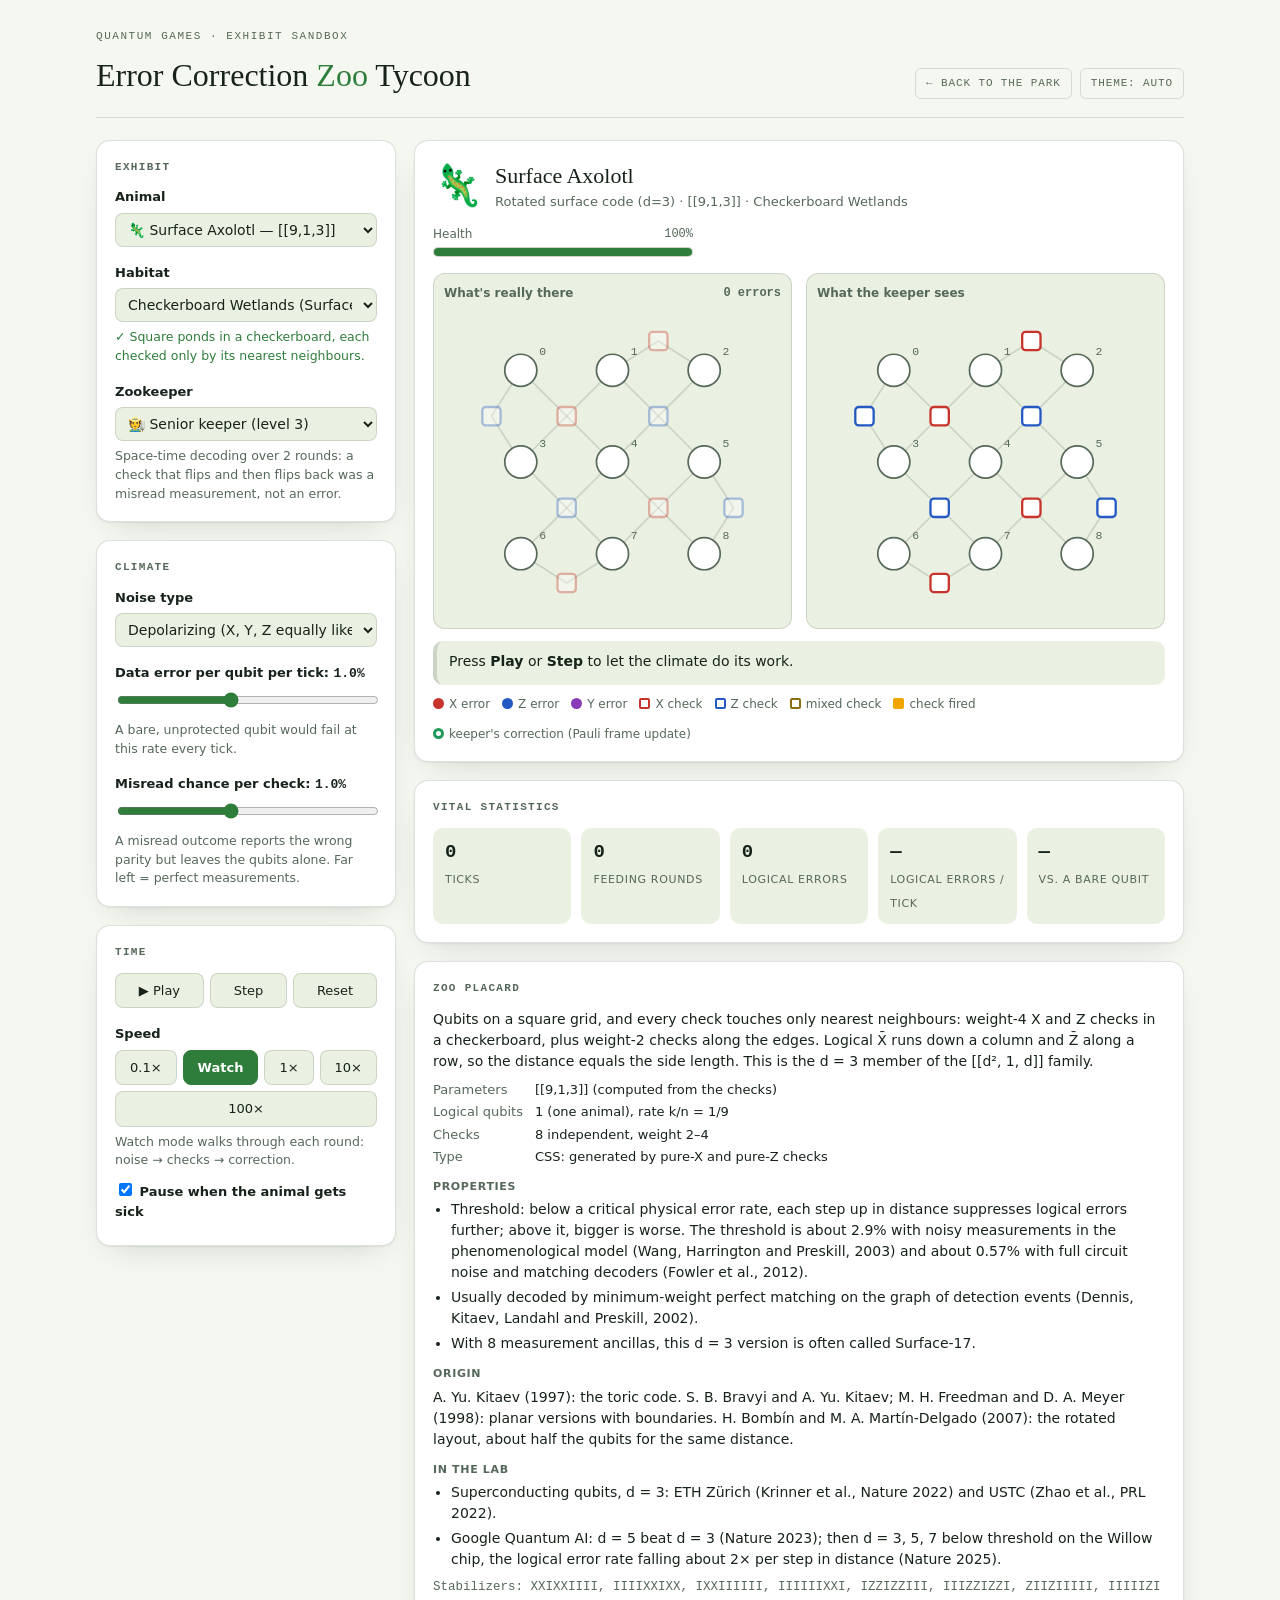
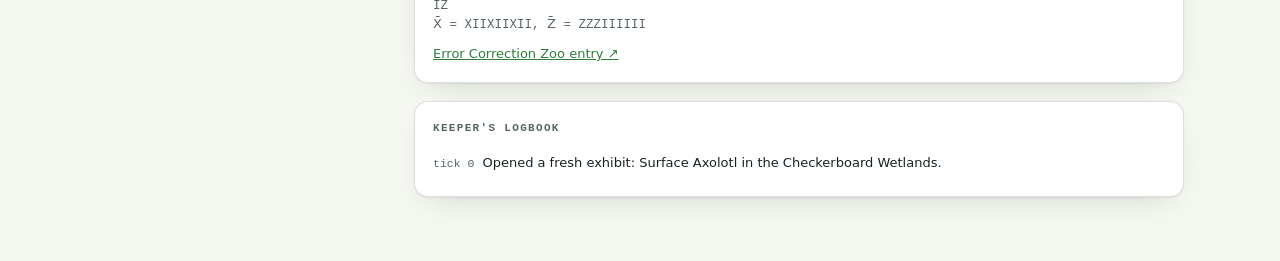
<file: quantum-games/qec-zoo-tycoon/sandbox.html>
<!doctype html>
<html lang="en">
<head>
<meta charset="utf-8">
<meta name="viewport" content="width=device-width, initial-scale=1">
<title>Zoo Tycoon Sandbox</title>
<link rel="stylesheet" href="zoo.css">
</head>
<body>
<div class="wrap">
  <header class="top">
    <div>
      <span class="eyebrow">Quantum Games · Exhibit sandbox</span>
      <h1>Error Correction <em>Zoo</em> Tycoon</h1>
    </div>
    <div class="header-actions">
      <a class="ghost" href="index.html">← Back to the park</a>
      <button class="ghost" id="themeBtn" type="button">Theme: auto</button>
    </div>
  </header>

  <div class="layout">
    <!-- ================= controls ================= -->
    <div>
      <div class="panel">
        <h2>Exhibit</h2>
        <div class="field">
          <label for="speciesSel">Animal</label>
          <select id="speciesSel"></select>
        </div>
        <div class="field">
          <label for="biomeSel">Habitat</label>
          <select id="biomeSel"></select>
          <div class="hint" id="placementMsg"></div>
        </div>
        <div class="field">
          <label for="keeperSel">Zookeeper</label>
          <select id="keeperSel"></select>
          <div class="hint" id="keeperMsg"></div>
        </div>
      </div>

      <div class="panel">
        <h2>Climate</h2>
        <div class="field">
          <label for="channelSel">Noise type</label>
          <select id="channelSel">
            <option value="depolarizing">Depolarizing (X, Y, Z equally likely)</option>
            <option value="bitFlip">Bit flip only (X)</option>
            <option value="phaseFlip">Phase flip only (Z)</option>
            <option value="biasedZ">Z-biased (Z 10× more likely)</option>
          </select>
        </div>
        <div class="field">
          <label for="pSlider">Data error per qubit per tick: <span class="mono" id="pLabel"></span></label>
          <input type="range" id="pSlider" min="0" max="100" step="1">
          <div class="hint">A bare, unprotected qubit would fail at this rate every tick.</div>
        </div>
        <div class="field">
          <label for="qSlider">Misread chance per check: <span class="mono" id="qLabel"></span></label>
          <input type="range" id="qSlider" min="0" max="100" step="1">
          <div class="hint">A misread outcome reports the wrong parity but leaves the qubits alone. Far left = perfect measurements.</div>
        </div>
      </div>

      <div class="panel">
        <h2>Time</h2>
        <div class="field">
          <div class="seg" id="playSeg">
            <button type="button" id="playBtn">▶ Play</button>
            <button type="button" id="stepBtn">Step</button>
            <button type="button" id="resetBtn">Reset</button>
          </div>
        </div>
        <div class="field">
          <span class="label">Speed</span>
          <div class="seg" id="speedSeg">
            <button type="button" data-speed="slow" title="Watch, one step every 7 seconds">0.1×</button>
            <button type="button" data-speed="watch" title="Watch, one step every 0.7 seconds">Watch</button>
            <button type="button" data-speed="1">1×</button>
            <button type="button" data-speed="10">10×</button>
            <button type="button" data-speed="100">100×</button>
          </div>
          <div class="hint" id="speedMsg"></div>
          <label class="check"><input type="checkbox" id="pauseOnSick" checked> Pause when the animal gets sick</label>
        </div>
      </div>
    </div>

    <!-- ================= exhibit ================= -->
    <div>
      <div class="panel">
        <div class="exhibit-head">
          <div class="exhibit-title">
            <span class="glyph" id="glyph"></span>
            <div>
              <h3 id="exName"></h3>
              <div class="sub" id="exSub"></div>
            </div>
          </div>
          <div class="health">
            <div class="row"><span>Health</span><span class="mono" id="healthLabel"></span></div>
            <div class="bar"><div class="fill" id="healthFill"></div></div>
          </div>
        </div>

        <div class="views">
          <div class="view">
            <div class="cap"><span>What's really there</span><span class="mono" id="godCount"></span></div>
            <svg id="godSvg" role="img" aria-label="Qubits with their current Pauli errors"></svg>
          </div>
          <div class="view">
            <div class="cap"><span>What the keeper sees</span><span class="mono" id="keeperCount"></span></div>
            <svg id="keeperSvg" role="img" aria-label="Stabilizer checks, lit where the syndrome is 1"></svg>
            <div class="overlay" id="keeperOverlay" hidden><span>No keeper — nobody is measuring the checks.</span></div>
          </div>
        </div>
        <div class="phase" id="phase"></div>
        <div class="legend">
          <span><i style="background:var(--err-x)"></i>X error</span>
          <span><i style="background:var(--err-z)"></i>Z error</span>
          <span><i style="background:var(--err-y)"></i>Y error</span>
          <span><i class="sq" style="border:2px solid var(--check-x)"></i>X check</span>
          <span><i class="sq" style="border:2px solid var(--check-z)"></i>Z check</span>
          <span><i class="sq" style="border:2px solid var(--check-mix)"></i>mixed check</span>
          <span><i class="sq" style="background:var(--lit)"></i>check fired</span>
          <span><i style="border:3px solid var(--fix)"></i>keeper's correction (Pauli frame update)</span>
        </div>
      </div>

      <div class="panel">
        <h2>Vital statistics</h2>
        <div class="stats">
          <div class="stat"><span class="n" id="stTicks">0</span><span class="l">Ticks</span></div>
          <div class="stat"><span class="n" id="stRounds">0</span><span class="l">Feeding rounds</span></div>
          <div class="stat"><span class="n" id="stSick">0</span><span class="l">Logical errors</span></div>
          <div class="stat"><span class="n" id="stRate">—</span><span class="l">Logical errors / tick</span></div>
          <div class="stat"><span class="n" id="stGain">—</span><span class="l">vs. a bare qubit</span></div>
        </div>
      </div>

      <div class="panel">
        <h2>Zoo placard</h2>
        <div class="placard" id="placard"></div>
      </div>

      <div class="panel">
        <h2>Keeper's logbook</h2>
        <ul class="log" id="log"></ul>
      </div>
    </div>
  </div>
</div>

<script src="../stabilizer.js"></script>
<script src="../detectors.js"></script>
<script src="zoo-data.js"></script>
<script src="placard.js"></script>
<script src="exhibit-sim.js"></script>
<script src="exhibit-view.js"></script>
<script>
(function () {
  var S = window.Stabilizer, Z = window.ZooData, X = window.ExhibitSim, V = window.ExhibitView;
  var SPECIES = Z.SPECIES, BIOMES = Z.BIOMES, LEVELS = Z.KEEPER_LEVELS;
  var describe = V.describe;

  function $(id) { return document.getElementById(id); }
  function pct(p) { return (p * 100).toFixed(p < 0.01 ? 2 : 1) + "%"; }
  function popcount(v) { var c = 0; while (v) { c += v & 1; v >>>= 1; } return c; }
  // Slider 0..100 maps log-uniformly to 0.1% .. 20%.
  var P_MIN = 0.001, P_MAX = 0.2;
  function sliderToP(v) { return P_MIN * Math.pow(P_MAX / P_MIN, v / 100); }
  function pToSlider(p) { return Math.round(100 * Math.log(p / P_MIN) / Math.log(P_MAX / P_MIN)); }
  // Misread slider: 0 = perfect, then log-uniform 0.1% .. 20%.
  function sliderToQ(v) { return v === 0 ? 0 : sliderToP(v); }
  function qToSlider(q) { return q <= 0 ? 0 : Math.max(1, pToSlider(q)); }

  // ---------- state ----------
  var state = {
    speciesId: "axolotl", biomeId: "wetlands", keeper: "3",
    channel: "depolarizing", p: 0.01, q: 0.01,
    speed: "watch", running: false, pauseOnSick: true
  };
  // The park's "Watch closely" link opens this page with the exhibit's settings.
  (function readQuery() {
    var q = new URLSearchParams(location.search);
    if (SPECIES[q.get("species")]) {
      state.speciesId = q.get("species");
      Object.keys(BIOMES).forEach(function (id) { if (BIOMES[id].native === state.speciesId) state.biomeId = id; });
      state.channel = BIOMES[state.biomeId].climate.channel;
    }
    if (BIOMES[q.get("biome")]) state.biomeId = q.get("biome");
    if (q.get("keeper") === "none" || LEVELS[Number(q.get("keeper"))]) state.keeper = q.get("keeper");
    if (S.channels[q.get("channel")]) state.channel = q.get("channel");
    var p = parseFloat(q.get("p"));
    if (p >= P_MIN && p <= P_MAX) state.p = p;
    var qq = parseFloat(q.get("q"));
    if (qq === 0 || (qq >= P_MIN && qq <= P_MAX)) state.q = qq;
  })();

  var ex;          // the ExhibitSim exhibit
  var view;        // what the two SVGs show right now
  var narration = { html: "", kind: "" };
  var justSick = false;

  function placement() { return Z.checkPlacement(state.speciesId, state.biomeId); }
  // The sandbox keeper is always fast enough for their algorithm.
  function keeperSpec() { return state.keeper === "none" ? null : { level: Number(state.keeper), speed: 99 }; }
  function keeperName() { return state.keeper === "none" ? "" : "The " + LEVELS[Number(state.keeper)].title.toLowerCase(); }
  function sandboxLab() { return { coherence: state.p, gates: 0, readout: state.q, cycle: 1 }; }

  function resetSim() {
    ex = X.createExhibit({ speciesId: state.speciesId, channel: state.channel, lab: sandboxLab(), keeper: keeperSpec() });
    view = { errors: X.residual(ex), pulse: null, syndrome: null, correction: null };
    narration = { html: "Press <b>Play</b> or <b>Step</b> to let the climate do its work.", kind: "" };
    justSick = false;
    logLines = [];
    log("Opened a fresh exhibit: " + SPECIES[state.speciesId].name + " in the " + BIOMES[state.biomeId].name + ".");
    render();
  }

  // ---------- narration of simulation events ----------
  function narrate(ev) {
    var keeper = ex.level > 0, name = keeperName();
    if (ev.phase === "noise") {
      view = { errors: X.residual(ex), pulse: ev.noise, syndrome: null, correction: null };
      narration = S.isIdentity(ev.noise)
        ? { html: "A quiet moment — no new errors this round.", kind: "noise" }
        : { html: "The climate strikes: <b>" + describe(ev.noise) + "</b>.", kind: "noise" };
      return;
    }
    if (ev.phase === "measure") {
      view = { errors: X.residual(ex), pulse: null, syndrome: ev.syndrome, correction: null };
      if (!keeper) { narration = { html: "No keeper on duty — nobody looks at the checks.", kind: "measure" }; return; }
      var fired = popcount(ev.syndrome), mis = popcount(ev.flips || 0);
      narration = { html: name + " measures all " + ex.code.stabilizers.length + " checks: " +
        (fired ? "<b>" + fired + " lit</b>" + (ev.detectors === 0 ? ", the same as last round." : ".") : "all quiet.") +
        (mis ? " <b>" + mis + " outcome" + (mis === 1 ? " was" : "s were") + " misread</b> (only you can see that)." : ""), kind: "measure" };
      if (mis) log(mis + " check outcome" + (mis === 1 ? "" : "s") + " misread.");
      return;
    }
    // correct
    view = { errors: ev.before, pulse: null, syndrome: ev.syndrome, correction: ev.correction };
    var W = keeper ? LEVELS[ex.level].window : 1;
    var fix = ev.correction && !S.isIdentity(ev.correction);
    var note = !keeper ? "Errors are left to pile up."
      : ev.shrug ? name + " doesn't recognise this pattern and leaves it."
      : fix ? name + " records <b>" + describe(ev.correction) + "</b> in the Pauli frame" + (W > 1 ? " (for what happened " + (W - 1) + " round" + (W > 2 ? "s" : "") + " ago)" : "") +
        ". Nothing touches the qubits: the frame is bookkeeping that later outcomes and the final readout are reinterpreted through."
      : W > 1 && !ev.committed ? name + " waits for more rounds before deciding anything."
      : W > 1 ? name + " decides that nothing needs fixing yet" + (ev.syndrome ? ": a lone flip is usually a misread, and the next rounds will tell." : ".")
      : ev.syndrome === 0 ? "Nothing to fix." : name + " sees nothing to fix.";
    if (ev.shrug) log(name + " saw an unfamiliar pattern and did nothing.");
    if (ev.sick) {
      var why = ev.sick.cause === "undetectable" ? "The errors formed a pattern the checks can't see."
        : ev.sick.cause === "miscorrected" ? "The keeper's correction completed a logical operator."
        : "Too many errors piled up to recover.";
      narration = { html: note + " <b>The animal caught a logical " + ev.sick.kind + "!</b> " + why + " The vet resets the animal.", kind: "sick" };
      return;
    }
    narration = { html: note + (ev.clean ? " The enclosure is spotless."
      : ev.leftover ? " What's left (<b>" + describe(ev.leftover) + "</b>) is itself a stabilizer, so it does nothing to the animal — swept away."
      : " Some mess remains, but the animal is fine."), kind: "correct" };
  }
  function logSick(s) {
    log("Logical " + s.kind + ". The vet re-prepared the animal.", "sick");
  }
  function stepPhase() {
    var ev = X.advancePhase(ex);
    justSick = !!ev.sick;
    if (ev.sick) logSick(ev.sick);
    narrate(ev);
  }
  function runTicks(n) {
    justSick = false;
    for (var i = 0; i < n; i++) {
      var sick = X.runTick(ex);
      if (sick.length) {
        sick.forEach(logSick);
        justSick = true;
        if (state.pauseOnSick) {
          setRunning(false);
          narration = { html: "<b>The animal caught a logical " + sick[0].kind + "!</b> Paused — switch to <b>Watch</b> to follow round by round.", kind: "sick" };
          break;
        }
      }
    }
    // Show the last round that had anything in it.
    var inc = ex.incident;
    view = inc ? { errors: inc.before, pulse: null, syndrome: inc.syndrome, correction: inc.correction }
      : { errors: X.residual(ex), pulse: null, syndrome: null, correction: null };
    if (!(justSick && state.pauseOnSick)) {
      narration = { html: "Running at " + state.speed + "×. The views show the most recent incident" +
        (inc ? " (tick " + inc.tick + ")" : "") + ". Pause or switch to <b>Watch</b> to follow each round.", kind: "" };
    }
  }

  // ---------- rendering ----------
  var logLines = [];
  function log(text, kind) {
    logLines.unshift({ t: ex ? ex.ticks : 0, text: text, kind: kind || "" });
    if (logLines.length > 60) logLines.pop();
    renderLog();
  }
  function renderLog() {
    var ul = $("log");
    ul.innerHTML = "";
    if (!logLines.length) { ul.innerHTML = '<li class="empty">Nothing yet.</li>'; return; }
    logLines.forEach(function (l) {
      var li = document.createElement("li");
      if (l.kind) li.className = l.kind;
      li.innerHTML = '<span class="t">tick ' + l.t + "</span>" + l.text;
      ul.appendChild(li);
    });
  }

  function render() {
    var sp = SPECIES[state.speciesId], code = ex.code, hasKeeper = ex.level > 0;
    $("glyph").textContent = sp.glyph;
    $("glyph").classList.toggle("sick", justSick);
    $("exName").textContent = sp.name;
    $("exSub").textContent = code.name + " · " + sp.params + " · " + BIOMES[state.biomeId].name;
    var h = Math.round(ex.health);
    $("healthLabel").textContent = h + "%";
    var fill = $("healthFill");
    fill.style.width = h + "%";
    fill.className = "fill" + (h < 40 ? " low" : h < 75 ? " mid" : "");

    var v = { errors: view.errors, pulse: view.pulse, syndrome: view.syndrome, correction: view.correction, keeper: hasKeeper };
    V.draw($("godSvg"), state.speciesId, v, "god");
    V.draw($("keeperSvg"), state.speciesId, v, "keeper");
    $("keeperOverlay").hidden = hasKeeper;
    var w = S.weight(view.errors);
    $("godCount").textContent = w + " error" + (w === 1 ? "" : "s");
    $("keeperCount").textContent = view.syndrome === null || !hasKeeper ? "" : popcount(view.syndrome) + " / " + code.stabilizers.length + " lit";

    var ph = $("phase");
    ph.className = "phase " + narration.kind;
    ph.innerHTML = narration.html;

    $("stTicks").textContent = ex.ticks.toLocaleString();
    $("stRounds").textContent = ex.rounds.toLocaleString();
    $("stSick").textContent = ex.sick.toLocaleString();
    if (ex.ticks === 0) { $("stRate").textContent = "—"; $("stGain").textContent = "—"; }
    else {
      var rate = ex.sick / ex.ticks;
      $("stRate").textContent = ex.sick ? rate.toExponential(1) : "0 so far";
      // A bare qubit under this channel fails with probability p per tick.
      // With no logical errors yet we can only bound the gain from below,
      // and only once a bare qubit would have been expected to fail.
      $("stGain").textContent = ex.sick
        ? (state.p / rate >= 1 ? (state.p / rate).toFixed(1) + "× better" : (rate / state.p).toFixed(1) + "× worse")
        : state.p * ex.ticks >= 1 ? "> " + Math.floor(state.p * ex.ticks) + "× better" : "—";
    }
  }

  function renderControls() {
    var pl = placement();
    var msg = $("placementMsg");
    msg.className = "hint " + (pl.ok ? "good" : "bad");
    msg.textContent = pl.ok ? "✓ " + BIOMES[state.biomeId].blurb : "✗ " + pl.reason;
    var k = keeperSpec() ? LEVELS[keeperSpec().level] : null;
    $("keeperMsg").textContent = !k
      ? "Nobody measures the checks — errors pile up until the animal gets sick."
      : k.blurb + (ex && ex.dec ? " (" + ex.dec.name.replace("-", " ") + " decoder)" : "");
    $("pLabel").textContent = pct(state.p);
    $("qLabel").textContent = state.q ? pct(state.q) : "perfect";
    $("playBtn").textContent = state.running ? "⏸ Pause" : "▶ Play";
    $("playBtn").disabled = !pl.ok;
    $("stepBtn").disabled = !pl.ok || state.running;
    Array.prototype.forEach.call(document.querySelectorAll("#speedSeg button"), function (b) {
      b.classList.toggle("on", b.dataset.speed === state.speed);
    });
    $("speedMsg").textContent = state.speed === "slow"
      ? "Slow watch: one step every " + (WATCH_MS * SLOW_FACTOR / 1000) + " seconds, time to read each one. Step moves on sooner."
      : state.speed === "watch"
      ? "Watch mode walks through each round: noise → checks → correction."
      : "About " + state.speed + " tick" + (state.speed === "1" ? "" : "s") + " per second.";
    var sp = SPECIES[state.speciesId];
    $("placard").innerHTML = Placard.html(sp);
  }

  // ---------- time ----------
  var lastFrame = 0, acc = 0;
  var WATCH_MS = 700, SLOW_FACTOR = 10;
  function watching() { return state.speed === "watch" || state.speed === "slow"; }
  function setRunning(on) {
    state.running = on && placement().ok;
    lastFrame = 0; acc = 0;
    renderControls();
    if (state.running) requestAnimationFrame(frame);
  }
  function frame(t) {
    if (!state.running) return;
    if (!lastFrame) lastFrame = t;
    acc += t - lastFrame;
    lastFrame = t;
    if (watching()) {
      if (acc >= WATCH_MS * (state.speed === "slow" ? SLOW_FACTOR : 1)) {
        acc = 0;
        stepPhase();
        if (justSick && state.pauseOnSick) setRunning(false);
        render();
      }
    } else {
      var msPerTick = 1000 / Number(state.speed);
      var n = Math.floor(acc / msPerTick);
      if (n > 0) {
        acc -= n * msPerTick;
        runTicks(Math.min(n, 200));
        render();
      }
    }
    if (state.running) requestAnimationFrame(frame);
  }

  // ---------- wiring ----------
  function fillSelect(sel, entries) {
    sel.innerHTML = "";
    entries.forEach(function (e) {
      var o = document.createElement("option");
      o.value = e[0]; o.textContent = e[1];
      sel.appendChild(o);
    });
  }
  fillSelect($("speciesSel"), Object.keys(SPECIES).map(function (id) {
    return [id, SPECIES[id].glyph + " " + SPECIES[id].name + " — " + SPECIES[id].params];
  }));
  fillSelect($("biomeSel"), Object.keys(BIOMES).map(function (id) {
    return [id, BIOMES[id].name + " (" + SPECIES[BIOMES[id].native].name + " habitat)"];
  }));
  fillSelect($("keeperSel"), [["none", "— none —"]].concat([1, 2, 3, 4].map(function (l) {
    return [String(l), "🧑‍🌾 " + LEVELS[l].title + " (level " + l + ")"];
  })));

  function syncInputs() {
    $("speciesSel").value = state.speciesId;
    $("biomeSel").value = state.biomeId;
    $("keeperSel").value = state.keeper;
    $("channelSel").value = state.channel;
    $("pSlider").value = pToSlider(state.p);
    $("qSlider").value = qToSlider(state.q);
    $("pauseOnSick").checked = state.pauseOnSick;
  }

  $("speciesSel").addEventListener("change", function (e) {
    state.speciesId = e.target.value;
    // Move the animal into its native habitat by default.
    Object.keys(BIOMES).forEach(function (id) { if (BIOMES[id].native === state.speciesId) state.biomeId = id; });
    state.channel = BIOMES[state.biomeId].climate.channel;
    setRunning(false); syncInputs(); renderControls(); resetSim();
  });
  $("biomeSel").addEventListener("change", function (e) {
    state.biomeId = e.target.value;
    state.channel = BIOMES[state.biomeId].climate.channel;
    setRunning(false); syncInputs(); renderControls(); resetSim();
    if (!placement().ok) log("Tried the " + BIOMES[state.biomeId].name + ": " + placement().reason, "sick");
  });
  $("keeperSel").addEventListener("change", function (e) {
    state.keeper = e.target.value;
    X.setKeeper(ex, keeperSpec());
    log(!keeperSpec() ? "The keeper went home." : keeperName() + " is now on duty.");
    renderControls(); render();
  });
  $("channelSel").addEventListener("change", function (e) {
    state.channel = e.target.value;
    ex.channel = state.channel;
    X.setLab(ex, sandboxLab());
    log("Climate changed: " + e.target.selectedOptions[0].textContent + ".");
  });
  $("pSlider").addEventListener("input", function (e) {
    state.p = sliderToP(Number(e.target.value));
    X.setLab(ex, sandboxLab());
    renderControls();
  });
  $("qSlider").addEventListener("input", function (e) {
    state.q = sliderToQ(Number(e.target.value));
    X.setLab(ex, sandboxLab());
    renderControls();
  });
  $("pauseOnSick").addEventListener("change", function (e) { state.pauseOnSick = e.target.checked; });
  $("playBtn").addEventListener("click", function () { setRunning(!state.running); });
  $("stepBtn").addEventListener("click", function () {
    if (state.running || !placement().ok) return;
    stepPhase();
    render();
  });
  $("resetBtn").addEventListener("click", function () { setRunning(false); resetSim(); });
  Array.prototype.forEach.call(document.querySelectorAll("#speedSeg button"), function (b) {
    b.addEventListener("click", function () {
      state.speed = b.dataset.speed;
      acc = 0;
      renderControls();
    });
  });

  // Theme toggle: auto -> light -> dark. Remembered per viewer if storage works.
  var THEMES = ["auto", "light", "dark"];
  var theme = "auto";
  try { theme = localStorage.getItem("qecZooTheme") || "auto"; } catch (e) { /* storage unavailable */ }
  function applyTheme() {
    if (theme === "auto") document.documentElement.removeAttribute("data-theme");
    else document.documentElement.setAttribute("data-theme", theme);
    $("themeBtn").textContent = "Theme: " + theme;
  }
  $("themeBtn").addEventListener("click", function () {
    theme = THEMES[(THEMES.indexOf(theme) + 1) % THEMES.length];
    try { localStorage.setItem("qecZooTheme", theme); } catch (e) { /* ignore */ }
    applyTheme();
  });

  applyTheme();
  syncInputs();
  renderControls();
  resetSim();
})();
</script>
</body>
</html>
</file>
<file: quantum-games/qec-zoo-tycoon/zoo.css>
/* =========================================================
   Error Correction Zoo Tycoon — shared styles.
   Theme tokens (light / dark / explicit data-theme), panels, form
   controls, and the exhibit views drawn by exhibit-view.js. Used by
   index.html (the park) and sandbox.html (single exhibit).
   ========================================================= */
:root {
  --bg: #f5f8f1;
  --bg-panel: #ffffff;
  --bg-panel-2: #eaf1e2;
  --ink: #17231a;
  --ink-dim: #56685a;
  --line: rgba(23, 35, 26, 0.14);
  --accent: #2f7d3b;
  --accent-soft: rgba(47, 125, 59, 0.12);
  --err-x: #c8332b;
  --err-z: #2459c4;
  --err-y: #8a3bb8;
  --check-x: #c8332b;
  --check-z: #2459c4;
  --check-mix: #8a6d12;
  --lit: #f0a500;
  --lit-soft: rgba(240, 165, 0, 0.28);
  --fix: #1f9a5b;
  --sick: #b5391f;
  --sick-soft: rgba(181, 57, 31, 0.12);
  --qubit: #ffffff;
  --shadow: 0 1px 2px rgba(23, 35, 26, 0.06), 0 12px 32px -16px rgba(23, 35, 26, 0.22);

  --font-display: ui-serif, Georgia, "Iowan Old Style", "Palatino Linotype", "Times New Roman", serif;
  --font-body: "Avenir Next", "Century Gothic", Futura, ui-sans-serif, system-ui, sans-serif;
  --font-mono: "JetBrains Mono", "IBM Plex Mono", ui-monospace, "SF Mono", Menlo, Consolas, monospace;
}
@media (prefers-color-scheme: dark) {
  :root:not([data-theme="light"]) {
    --bg: #0f1a13;
    --bg-panel: #16241a;
    --bg-panel-2: #1d3023;
    --ink: #eaf4ec;
    --ink-dim: #a3b8a8;
    --line: rgba(234, 244, 236, 0.14);
    --accent: #6fd07f;
    --accent-soft: rgba(111, 208, 127, 0.14);
    --err-x: #ff6b5e;
    --err-z: #6f9dff;
    --err-y: #c98bf0;
    --check-x: #ff6b5e;
    --check-z: #6f9dff;
    --check-mix: #e0c060;
    --lit: #ffc233;
    --lit-soft: rgba(255, 194, 51, 0.3);
    --fix: #4fd68d;
    --sick: #ff7a56;
    --sick-soft: rgba(255, 122, 86, 0.14);
    --qubit: #213528;
    --shadow: 0 1px 2px rgba(0, 0, 0, 0.3), 0 20px 48px -20px rgba(0, 0, 0, 0.6);
  }
}
:root[data-theme="dark"] {
  --bg: #0f1a13;
  --bg-panel: #16241a;
  --bg-panel-2: #1d3023;
  --ink: #eaf4ec;
  --ink-dim: #a3b8a8;
  --line: rgba(234, 244, 236, 0.14);
  --accent: #6fd07f;
  --accent-soft: rgba(111, 208, 127, 0.14);
  --err-x: #ff6b5e;
  --err-z: #6f9dff;
  --err-y: #c98bf0;
  --check-x: #ff6b5e;
  --check-z: #6f9dff;
  --check-mix: #e0c060;
  --lit: #ffc233;
  --lit-soft: rgba(255, 194, 51, 0.3);
  --fix: #4fd68d;
  --sick: #ff7a56;
  --sick-soft: rgba(255, 122, 86, 0.14);
  --qubit: #213528;
  --shadow: 0 1px 2px rgba(0, 0, 0, 0.3), 0 20px 48px -20px rgba(0, 0, 0, 0.6);
}

* { box-sizing: border-box; }
html, body { max-width: 100%; overflow-x: hidden; }
body {
  margin: 0;
  background: var(--bg);
  color: var(--ink);
  font-family: var(--font-body);
  line-height: 1.5;
  -webkit-font-smoothing: antialiased;
}
.wrap { max-width: 1120px; margin: 0 auto; padding: 28px 16px 64px; }

header.top {
  display: flex; justify-content: space-between; align-items: flex-end;
  gap: 16px; flex-wrap: wrap;
  padding-bottom: 18px; border-bottom: 1px solid var(--line); margin-bottom: 22px;
}
.eyebrow {
  font-family: var(--font-mono); font-size: 11px; letter-spacing: 0.14em;
  text-transform: uppercase; color: var(--ink-dim); display: block; margin-bottom: 6px;
}
h1 {
  font-family: var(--font-display); font-weight: 500;
  font-size: clamp(24px, 4vw, 32px); margin: 0; text-wrap: balance;
}
h1 em { font-style: normal; color: var(--accent); }
.ghost {
  font-family: var(--font-mono); font-size: 11px; letter-spacing: 0.08em; text-transform: uppercase;
  color: var(--ink-dim); background: none; border: 1px solid var(--line);
  border-radius: 6px; padding: 6px 10px; cursor: pointer;
}
.ghost:hover { border-color: var(--ink-dim); color: var(--ink); }

.layout { display: grid; grid-template-columns: 300px minmax(0, 1fr); gap: 18px; align-items: start; }
@media (max-width: 820px) { .layout { grid-template-columns: minmax(0, 1fr); } }

.panel {
  background: var(--bg-panel); border: 1px solid var(--line); border-radius: 14px;
  box-shadow: var(--shadow); padding: 18px;
}
.panel + .panel { margin-top: 18px; }
.panel h2 {
  font-family: var(--font-mono); font-size: 11px; letter-spacing: 0.12em; text-transform: uppercase;
  color: var(--ink-dim); font-weight: 600; margin: 0 0 12px;
}

.field { margin-bottom: 16px; }
.field:last-child { margin-bottom: 0; }
.field > label, .field > .label {
  display: block; font-size: 13px; font-weight: 600; margin-bottom: 6px;
}
select, input[type="range"] { width: 100%; }
select {
  font: inherit; font-size: 14px; color: var(--ink); background: var(--bg-panel-2);
  border: 1px solid var(--line); border-radius: 8px; padding: 7px 8px;
}
input[type="range"] { accent-color: var(--accent); }
.hint { font-size: 12.5px; color: var(--ink-dim); margin-top: 6px; }
.hint.bad { color: var(--sick); }
.hint.good { color: var(--accent); }
.mono { font-family: var(--font-mono); font-variant-numeric: tabular-nums; }

.seg { display: flex; flex-wrap: wrap; gap: 6px; }
.seg button {
  flex: 1 1 auto; font: inherit; font-size: 13px; padding: 7px 8px; min-width: 44px;
  border: 1px solid var(--line); border-radius: 8px; background: var(--bg-panel-2); color: var(--ink);
  cursor: pointer;
}
.seg button.on { background: var(--accent); border-color: var(--accent); color: var(--bg-panel); font-weight: 600; }
.seg button:disabled { opacity: 0.45; cursor: not-allowed; }
.check { display: flex; gap: 8px; align-items: center; font-size: 13px; margin-top: 10px; }

/* ---- exhibit ---- */
.exhibit-head { display: flex; justify-content: space-between; gap: 14px; flex-wrap: wrap; align-items: center; }
.exhibit-title { display: flex; gap: 12px; align-items: center; }
.glyph { font-size: 40px; line-height: 1; transition: transform 0.3s; }
.glyph.sick { animation: wobble 0.6s ease 2; filter: grayscale(0.6); }
@keyframes wobble { 25% { transform: rotate(-12deg); } 75% { transform: rotate(12deg); } }
.exhibit-title h3 { font-family: var(--font-display); font-weight: 500; font-size: 22px; margin: 0; }
.exhibit-title .sub { font-size: 13px; color: var(--ink-dim); }
.health { min-width: 200px; flex: 0 1 260px; }
.health .bar { height: 10px; background: var(--bg-panel-2); border-radius: 6px; overflow: hidden; border: 1px solid var(--line); }
.health .fill { height: 100%; background: var(--accent); transition: width 0.3s, background 0.3s; }
.health .fill.mid { background: var(--lit); }
.health .fill.low { background: var(--sick); }
.health .row { display: flex; justify-content: space-between; font-size: 12px; color: var(--ink-dim); margin-bottom: 4px; }

.views { display: grid; grid-template-columns: 1fr 1fr; gap: 14px; margin-top: 16px; }
@media (max-width: 560px) { .views { grid-template-columns: minmax(0, 1fr); } }
.view { background: var(--bg-panel-2); border: 1px solid var(--line); border-radius: 12px; padding: 10px 10px 6px; position: relative; }
.view .cap { font-size: 12px; font-weight: 600; color: var(--ink-dim); display: flex; justify-content: space-between; gap: 8px; }
.view svg { width: 100%; height: auto; display: block; max-height: 320px; }
.view .overlay[hidden] { display: none; }
.view .overlay {
  position: absolute; inset: 30px 10px 10px; display: flex; align-items: center; justify-content: center;
  text-align: center; font-size: 13px; color: var(--ink-dim); pointer-events: none; padding: 16px;
}
.view .overlay span { background: var(--bg-panel); border: 1px solid var(--line); border-radius: 8px; padding: 8px 10px; }

.phase {
  margin-top: 12px; padding: 10px 12px; border-radius: 10px; background: var(--bg-panel-2);
  font-size: 14px; min-height: 44px; border-left: 4px solid var(--line);
}
.phase.noise { border-left-color: var(--err-x); }
.phase.measure { border-left-color: var(--lit); }
.phase.correct { border-left-color: var(--fix); }
.phase.sick { border-left-color: var(--sick); background: var(--sick-soft); }

.legend { display: flex; flex-wrap: wrap; gap: 12px; margin-top: 10px; font-size: 12px; color: var(--ink-dim); }
.legend i { display: inline-block; width: 11px; height: 11px; border-radius: 50%; vertical-align: -1px; margin-right: 5px; }
.legend i.sq { border-radius: 2px; }

.stats { display: grid; grid-template-columns: repeat(auto-fit, minmax(120px, 1fr)); gap: 10px; }
.stat { background: var(--bg-panel-2); border-radius: 10px; padding: 10px 12px; }
.stat .n { font-family: var(--font-mono); font-variant-numeric: tabular-nums; font-size: 19px; font-weight: 700; display: block; }
.stat .l { font-size: 11px; letter-spacing: 0.06em; text-transform: uppercase; color: var(--ink-dim); }

.placard { font-size: 14px; }
.placard .ops { font-family: var(--font-mono); font-size: 12.5px; color: var(--ink-dim); margin-top: 8px; word-break: break-all; }
.placard p { margin: 0 0 8px; }
.placard h4 { font-size: 11px; letter-spacing: 0.06em; text-transform: uppercase; color: var(--ink-dim); margin: 12px 0 4px; }
.placard ul { margin: 0; padding-left: 18px; }
.placard li { margin-bottom: 4px; }
.placard .facts { display: grid; grid-template-columns: max-content 1fr; gap: 3px 12px; margin: 8px 0 0; font-size: 13px; }
.placard .facts dt { color: var(--ink-dim); }
.placard .facts dd { margin: 0; }
.placard .src { margin: 10px 0 0; font-size: 13px; }
.placard a { color: var(--accent); }

.log { list-style: none; margin: 0; padding: 0; max-height: 220px; overflow-y: auto; font-size: 13px; }
.log li { padding: 5px 0; border-bottom: 1px solid var(--line); }
.log li:last-child { border-bottom: none; }
.log .t { font-family: var(--font-mono); color: var(--ink-dim); font-size: 11.5px; margin-right: 8px; }
.log li.sick { color: var(--sick); }
.log li.empty { color: var(--ink-dim); }

svg .edge { stroke: var(--line); stroke-width: 1.5; }
svg .edge.lit { stroke: var(--lit); stroke-width: 2.5; }
svg .qubit { fill: var(--qubit); stroke: var(--ink-dim); stroke-width: 1.5; }
svg .qlabel { font-family: var(--font-mono); font-size: 10px; fill: var(--ink-dim); }
svg .qletter { font-family: var(--font-mono); font-size: 14px; font-weight: 700; fill: #fff; pointer-events: none; }
svg .ring { fill: none; stroke: var(--fix); stroke-width: 3; }
svg .qletter.fix { fill: var(--fix); }
svg .pulse { fill: none; stroke-width: 2; animation: pulse 0.6s ease-out both; }
@keyframes pulse { from { r: 14; opacity: 1; } to { r: 26; opacity: 0; } }
svg .chk { stroke-width: 2; }
svg .chk.lit { fill: var(--lit); stroke: var(--lit); filter: drop-shadow(0 0 5px var(--lit)); }
svg .chk.dim { opacity: 0.35; }
@media (prefers-reduced-motion: reduce) {
  svg .pulse, .glyph.sick { animation: none; }
}

.header-actions { display: flex; gap: 8px; flex-wrap: wrap; }
a.ghost { text-decoration: none; display: inline-block; }
</file>
<file: quantum-games/magic-square/paper.css>
/* Shared styles for the chapters built on arXiv:2512.02284
   (lab.html, ksb.html, ghz.html, hlf.html). Same tokens as index.html. */
:root {
  --bg: #faf6ff; --bg-panel: #ffffff; --bg-panel-2: #f3edff;
  --ink: #1b1330; --ink-dim: #5b5178; --ink-mute: #8a80a6; --line: rgba(27, 19, 48, 0.14);
  --alice: #d1266b; --alice-soft: rgba(209, 38, 107, 0.12);
  --bob: #0b7d75; --bob-soft: rgba(11, 125, 117, 0.12);
  --quantum: #a8720a; --quantum-soft: rgba(168, 114, 10, 0.14);
  --mismatch: #b5391f; --mismatch-soft: rgba(181, 57, 31, 0.12);
  --grid: rgba(27, 19, 48, 0.07);
  --shadow: 0 1px 2px rgba(27, 19, 48, 0.06), 0 12px 32px -16px rgba(27, 19, 48, 0.22);
  --font-display: ui-serif, Georgia, "Iowan Old Style", "Palatino Linotype", "Times New Roman", serif;
  --font-body: "Avenir Next", "Century Gothic", Futura, ui-sans-serif, system-ui, sans-serif;
  --font-mono: "JetBrains Mono", "IBM Plex Mono", ui-monospace, "SF Mono", Menlo, Consolas, monospace;
  color-scheme: light;
}
@media (prefers-color-scheme: dark) {
  :root:not([data-theme="light"]) {
    --bg: #140c2c; --bg-panel: #1d1442; --bg-panel-2: #251a52;
    --ink: #f4eeff; --ink-dim: #b3a6d9; --ink-mute: #8a7fb3; --line: rgba(244, 238, 255, 0.14);
    --alice: #ff6f9c; --alice-soft: rgba(255, 111, 156, 0.16);
    --bob: #4bd6c8; --bob-soft: rgba(75, 214, 200, 0.14);
    --quantum: #ffd23f; --quantum-soft: rgba(255, 210, 63, 0.16);
    --mismatch: #ff7a56; --mismatch-soft: rgba(255, 122, 86, 0.14);
    --grid: rgba(244, 238, 255, 0.07);
    --shadow: 0 1px 2px rgba(0, 0, 0, 0.3), 0 20px 48px -20px rgba(0, 0, 0, 0.6);
    color-scheme: dark;
  }
}
:root[data-theme="dark"] {
  --bg: #140c2c; --bg-panel: #1d1442; --bg-panel-2: #251a52;
  --ink: #f4eeff; --ink-dim: #b3a6d9; --ink-mute: #8a7fb3; --line: rgba(244, 238, 255, 0.14);
  --alice: #ff6f9c; --alice-soft: rgba(255, 111, 156, 0.16);
  --bob: #4bd6c8; --bob-soft: rgba(75, 214, 200, 0.14);
  --quantum: #ffd23f; --quantum-soft: rgba(255, 210, 63, 0.16);
  --mismatch: #ff7a56; --mismatch-soft: rgba(255, 122, 86, 0.14);
  --grid: rgba(244, 238, 255, 0.07);
  --shadow: 0 1px 2px rgba(0, 0, 0, 0.3), 0 20px 48px -20px rgba(0, 0, 0, 0.6);
  color-scheme: dark;
}

* { box-sizing: border-box; }
html, body { max-width: 100%; overflow-x: hidden; }
body {
  margin: 0; background: var(--bg); color: var(--ink);
  font-family: var(--font-body); line-height: 1.5; -webkit-font-smoothing: antialiased;
}
.wrap { max-width: 980px; margin: 0 auto; padding: 20px 16px 64px; }

/* ---- chapter nav (also injected into index.html) ---- */
.chapters {
  display: flex; align-items: center; gap: 6px; flex-wrap: wrap;
  padding: 0 0 14px; margin: 0 0 18px; border-bottom: 1px solid var(--line);
  font-family: var(--font-mono); font-size: 11.5px;
}
.chapters .paper-tag { color: var(--ink-dim); margin-right: 6px; letter-spacing: 0.04em; }
.chapters .paper-tag a { color: inherit; }
.chapters a.ch {
  color: var(--ink-dim); text-decoration: none; border: 1px solid var(--line);
  border-radius: 999px; padding: 4px 10px; white-space: nowrap;
}
.chapters a.ch:hover { color: var(--ink); border-color: var(--ink-dim); }
.chapters a.ch[aria-current="page"] { color: var(--ink); background: var(--quantum-soft); border-color: var(--quantum); }
.chapters a.ch b { color: var(--quantum); font-weight: 700; margin-right: 4px; }
.chapters .spacer { flex: 1; }
.theme-btn {
  font: inherit; color: var(--ink-dim); background: none; border: 1px solid var(--line);
  border-radius: 999px; padding: 4px 10px; cursor: pointer;
}
.theme-btn:hover { color: var(--ink); }

header.page { margin-bottom: 20px; }
header.page .eyebrow {
  font-family: var(--font-mono); font-size: 11px; letter-spacing: 0.14em; text-transform: uppercase;
  color: var(--ink-dim); display: block; margin-bottom: 6px;
}
header.page h1 {
  font-family: var(--font-display); font-weight: 500; font-size: clamp(26px, 4.6vw, 36px);
  margin: 0 0 8px; text-wrap: balance;
}
header.page h1 em { font-style: normal; color: var(--quantum); }
header.page p { font-family: var(--font-display); font-size: 17px; max-width: 66ch; margin: 0; color: var(--ink); }

section.card {
  background: var(--bg-panel); border: 1px solid var(--line); border-radius: 14px;
  box-shadow: var(--shadow); padding: clamp(16px, 3.4vw, 30px); margin: 0 0 20px;
}
section.card > h2 {
  font-family: var(--font-display); font-weight: 500; font-size: clamp(20px, 3vw, 25px);
  margin: 0 0 6px; text-wrap: balance;
}
section.card > h2 .num { font-family: var(--font-mono); font-size: 0.7em; color: var(--quantum); margin-right: 8px; vertical-align: 2px; }
p.lede { color: var(--ink-dim); font-size: 15px; max-width: 68ch; margin: 0 0 16px; }
.prose p { font-family: var(--font-display); font-size: 16px; max-width: 68ch; margin: 0 0 12px; }
.small { font-size: 13px; color: var(--ink-dim); }
.mono { font-family: var(--font-mono); font-variant-numeric: tabular-nums; }
code, .op { font-family: var(--font-mono); font-size: 0.92em; }
.rule-card {
  background: var(--bg-panel-2); border-left: 3px solid var(--quantum); border-radius: 6px;
  padding: 10px 14px; font-size: 14px; margin: 0 0 16px; max-width: 72ch;
}
.two-col { display: grid; grid-template-columns: 1fr 1fr; gap: 24px; align-items: start; }
@media (max-width: 720px) { .two-col { grid-template-columns: 1fr; } }

/* ---- controls ---- */
.controls { display: flex; flex-wrap: wrap; gap: 12px 18px; align-items: flex-end; margin: 0 0 14px; }
.control { display: flex; flex-direction: column; gap: 4px; min-width: 0; }
.control > label, .control > .lab {
  font-family: var(--font-mono); font-size: 10.5px; letter-spacing: 0.08em; text-transform: uppercase; color: var(--ink-dim);
}
.seg { display: inline-flex; border: 1px solid var(--line); border-radius: 8px; overflow: hidden; flex-wrap: wrap; }
.seg button {
  font: 600 13px var(--font-body); color: var(--ink-dim); background: none; border: none;
  padding: 7px 12px; cursor: pointer; border-right: 1px solid var(--line);
}
.seg button:last-child { border-right: none; }
.seg button[aria-pressed="true"] { background: var(--quantum-soft); color: var(--ink); }
.seg button:hover { color: var(--ink); }
select, input[type="number"] {
  font: 13px var(--font-mono); color: var(--ink); background: var(--bg-panel-2);
  border: 1px solid var(--line); border-radius: 7px; padding: 6px 8px;
}
input[type="range"] { width: 150px; accent-color: var(--quantum); }
.range-row { display: flex; align-items: center; gap: 8px; }
.range-row output { font: 12px var(--font-mono); min-width: 5.5ch; color: var(--ink); }
button.primary {
  font: 600 14px var(--font-body); color: #fff; background: linear-gradient(90deg, var(--alice), var(--bob));
  border: none; border-radius: 9px; padding: 10px 18px; cursor: pointer; box-shadow: 0 8px 20px -10px rgba(0, 0, 0, 0.4);
}
button.primary:hover { filter: brightness(1.06); }
button.primary:disabled { background: var(--line); color: var(--ink-dim); cursor: not-allowed; box-shadow: none; }
button.ghost {
  font: 600 13px var(--font-body); color: var(--ink); background: var(--bg-panel-2);
  border: 1px solid var(--line); border-radius: 8px; padding: 8px 14px; cursor: pointer;
}
button.ghost:hover { border-color: var(--ink-dim); }
button:focus-visible, a:focus-visible, select:focus-visible, input:focus-visible, [tabindex]:focus-visible {
  outline: 2px solid var(--quantum); outline-offset: 2px;
}
.btn-row { display: flex; gap: 10px; flex-wrap: wrap; align-items: center; margin: 12px 0; }

/* ---- stat tiles ---- */
.tiles { display: grid; grid-template-columns: repeat(auto-fit, minmax(150px, 1fr)); gap: 10px; margin: 14px 0; }
.tile { border: 1px solid var(--line); border-radius: 10px; padding: 10px 12px; background: var(--bg-panel-2); min-width: 0; }
.tile .cap { font-family: var(--font-mono); font-size: 10px; letter-spacing: 0.08em; text-transform: uppercase; color: var(--ink-dim); }
.tile .val { font-family: var(--font-mono); font-size: 22px; font-weight: 700; margin-top: 2px; font-variant-numeric: tabular-nums; }
.tile .sub { font-size: 12px; color: var(--ink-dim); }
.tile.q .val { color: var(--quantum); }
.tile.c .val { color: var(--mismatch); }
.tile.p .val { color: var(--alice); }

.chi-line { display: flex; align-items: baseline; gap: 12px; flex-wrap: wrap; margin: 12px 0 4px; }

/* ---- progress ---- */
.progress { height: 4px; background: var(--line); border-radius: 2px; overflow: hidden; margin: 8px 0; }
.progress > i { display: block; height: 100%; width: 0; background: var(--quantum); transition: width 0.1s linear; }

/* ---- charts ---- */
.chart { position: relative; width: 100%; margin: 8px 0 4px; }
.chart svg { display: block; width: 100%; height: auto; overflow: visible; }
.chart .axis text, .chart .tick text { font: 11px var(--font-mono); fill: var(--ink-dim); }
.chart .axis-title { font: 11px var(--font-mono); fill: var(--ink-dim); }
.chart .gridline { stroke: var(--grid); stroke-width: 1; }
.chart .baseline { stroke: var(--line); stroke-width: 1; }
.chart .ref-label { font: 10.5px var(--font-mono); fill: var(--ink-dim); }
.chart .hover-line { stroke: var(--ink-mute); stroke-width: 1; stroke-dasharray: 2 3; }
.legend { display: flex; flex-wrap: wrap; gap: 6px 16px; font: 11.5px var(--font-mono); color: var(--ink-dim); margin: 4px 0 2px; }
.legend span { display: inline-flex; align-items: center; gap: 6px; }
.legend i { display: inline-block; width: 14px; height: 0; border-top: 2px solid currentColor; }
.legend i.dot { width: 8px; height: 8px; border: none; border-radius: 50%; background: currentColor; }
.legend i.dash { border-top-style: dashed; }
.legend i.bar { width: 10px; height: 10px; border: none; border-radius: 2px; background: currentColor; }
.legend i.diamond { width: 8px; height: 8px; border: none; background: currentColor; transform: rotate(45deg); }
.tooltip {
  position: absolute; pointer-events: none; z-index: 5; min-width: 120px; max-width: 240px;
  background: var(--bg-panel); color: var(--ink); border: 1px solid var(--line); border-radius: 8px;
  box-shadow: var(--shadow); padding: 7px 9px; font: 11.5px var(--font-mono); line-height: 1.45;
  opacity: 0; transition: opacity 0.08s;
}
.tooltip.on { opacity: 1; }
.tooltip .t { color: var(--ink-dim); margin-bottom: 2px; }
.tooltip .row { display: flex; align-items: center; gap: 6px; }
.tooltip .row i { width: 8px; height: 8px; border-radius: 2px; display: inline-block; }
details.data-table { margin: 4px 0 10px; font-size: 13px; }
details.data-table summary { cursor: pointer; color: var(--ink-dim); font-family: var(--font-mono); font-size: 11.5px; }
.table-scroll { max-height: 260px; overflow: auto; margin-top: 6px; }
table.data { border-collapse: collapse; font: 12px var(--font-mono); font-variant-numeric: tabular-nums; }
table.data th, table.data td { padding: 3px 10px; border-bottom: 1px solid var(--line); text-align: right; }
table.data th { color: var(--ink-dim); font-weight: 500; position: sticky; top: 0; background: var(--bg-panel); }

/* ---- small circuit diagrams ---- */
.circuit { width: 100%; overflow-x: auto; margin: 6px 0; }
.circuit svg { display: block; }
.circuit .wire { stroke: var(--ink-mute); stroke-width: 1.2; }
.circuit .gbox { fill: var(--bg-panel); stroke: var(--ink-dim); stroke-width: 1.2; }
.circuit .gbox.h { stroke: var(--bob); }
.circuit .gbox.s { stroke: var(--alice); }
.circuit .gtext { font: 600 11px var(--font-mono); fill: var(--ink); }
.circuit .wlabel { font: 11px var(--font-mono); fill: var(--ink-dim); }
.circuit .cz { stroke: var(--quantum); stroke-width: 1.6; }
.circuit .czdot { fill: var(--quantum); }
.circuit .meter { fill: var(--bg-panel-2); stroke: var(--ink-dim); stroke-width: 1.2; }

/* ---- generic toggle grids ---- */
.pm-grid { display: grid; grid-template-columns: auto repeat(3, 52px) auto; gap: 6px; align-items: center; justify-content: start; font-family: var(--font-mono); }
.pm-grid .hd { font-size: 11px; color: var(--ink-dim); text-align: center; }
.pmbtn {
  width: 52px; height: 52px; border-radius: 9px; border: 1.5px solid var(--line); background: var(--bg-panel-2);
  font: 700 16px var(--font-mono); color: var(--ink); cursor: pointer;
}
.pmbtn.neg { border-color: var(--alice); color: var(--alice); background: var(--alice-soft); }
.pmbtn.pos { border-color: var(--bob); color: var(--bob); background: var(--bob-soft); }
.prod { font-size: 12px; text-align: center; min-width: 40px; }
.prod.ok { color: var(--bob); }
.prod.bad { color: var(--mismatch); }

.badge { display: inline-block; font: 700 11px var(--font-mono); letter-spacing: 0.06em; padding: 3px 8px; border-radius: 999px; }
.badge.win { background: var(--bob-soft); color: var(--bob); }
.badge.lose { background: var(--mismatch-soft); color: var(--mismatch); }
.ok-text { color: var(--bob); }
.bad-text { color: var(--mismatch); }

footer.note { text-align: center; color: var(--ink-dim); font-size: 12.5px; margin-top: 24px; }
footer.note a { color: inherit; }

@media (prefers-reduced-motion: reduce) { * { animation: none !important; transition: none !important; } }
</file>
